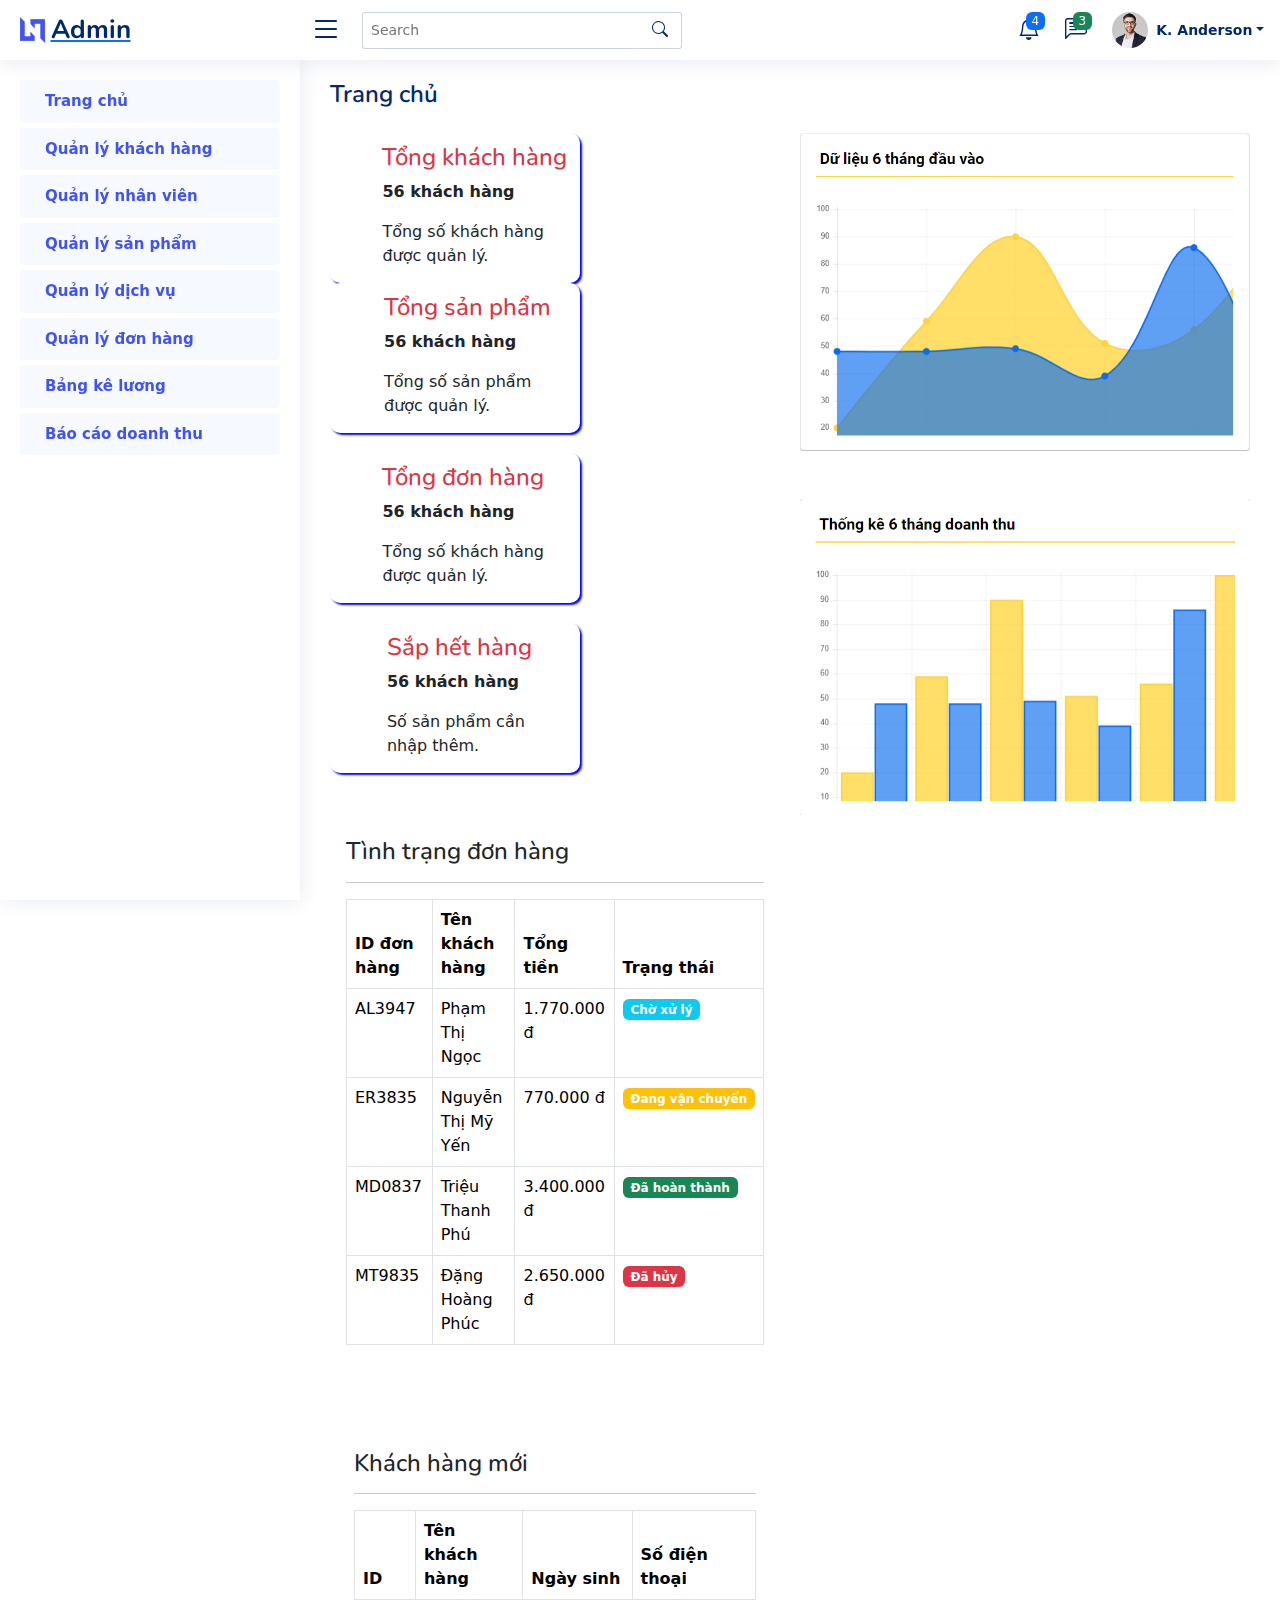
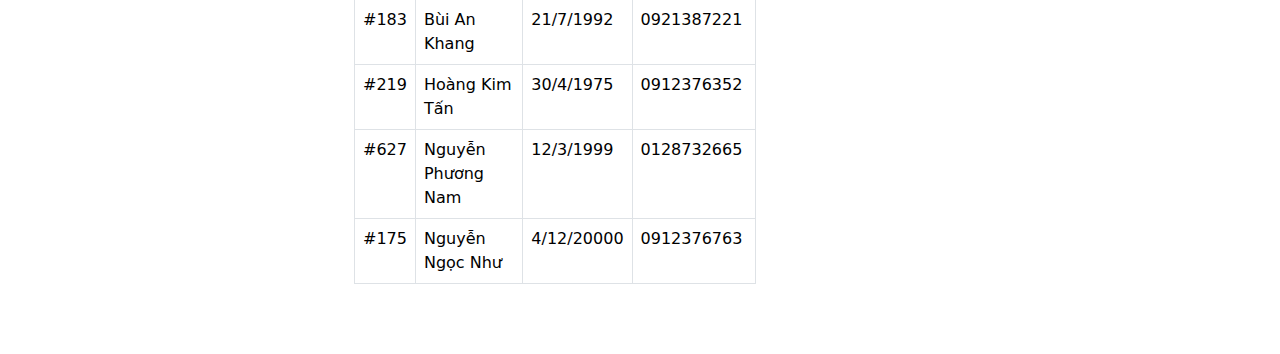
<file: index.html>
<!DOCTYPE html>
<html lang="en">
<head>
  <meta charset="utf-8">
  <meta content="width=device-width, initial-scale=1.0" name="viewport">
  <title>Dashboard - NiceAdmin Bootstrap Template</title>
  <link rel="stylesheet" href="Boostrap/css/bootstrap.css">
    <script href="Boostrap/js/bootstrap.bundle.min.js"></script>
  <!-- FontAwesome -->
  <link rel="stylesheet" href="https://cdnjs.cloudflare.com/ajax/libs/font-awesome/6.5.2/css/all.min.css"
    integrity="sha512-SnH5WK+bZxgPHs44uWIX+LLJAJ9/2PkPKZ5QiAj6Ta86w+fsb2TkcmfRyVX3pBnMFcV7oQPJkl9QevSCWr3W6A=="
    crossorigin="anonymous" referrerpolicy="no-referrer" /> <!-- Latest compiled JavaScript -->
  <link href="https://fonts.gstatic.com" rel="preconnect">
  <link href="https://fonts.googleapis.com/css?family=Open+Sans:300,300i,400,400i,600,600i,700,700i|Nunito:300,300i,400,400i,600,600i,700,700i|Poppins:300,300i,400,400i,500,500i,600,600i,700,700i"
    rel="stylesheet">
    <link rel="stylesheet" href="Boostrap/css/bootstrap.css">
    <script href="Boostrap/js/bootstrap.bundle.min.js"></script>
  <!-- Template Main CSS File -->
  <link href="assets/css/style.css" rel="stylesheet">
  <link href="assets/css/style.css" rel="stylesheet">
  <meta content="" name="description">
  <meta content="" name="keywords">

  <!-- Favicons -->
  <link href="assets/img/favicon.png" rel="icon">
  <link href="assets/img/apple-touch-icon.png" rel="apple-touch-icon">

  <!-- Google Fonts -->
  <link href="https://fonts.gstatic.com" rel="preconnect">
  <link href="https://fonts.googleapis.com/css?family=Open+Sans:300,300i,400,400i,600,600i,700,700i|Nunito:300,300i,400,400i,600,600i,700,700i|Poppins:300,300i,400,400i,500,500i,600,600i,700,700i" rel="stylesheet">

  <!-- Vendor CSS Files -->
  <link href="assets/vendor/bootstrap/css/bootstrap.min.css" rel="stylesheet">
  <link href="assets/vendor/bootstrap-icons/bootstrap-icons.css" rel="stylesheet">
  <link href="assets/vendor/boxicons/css/boxicons.min.css" rel="stylesheet">
  <link href="assets/vendor/quill/quill.snow.css" rel="stylesheet">
  <link href="assets/vendor/quill/quill.bubble.css" rel="stylesheet">
  <link href="assets/vendor/remixicon/remixicon.css" rel="stylesheet">
  <link href="assets/vendor/simple-datatables/style.css" rel="stylesheet">
</head>
<body>
  <!-- ======= Header ======= -->
  <header id="header" class="header fixed-top d-flex align-items-center">

    <div class="d-flex align-items-center justify-content-between">
      <a href="index.html" class="logo d-flex align-items-center">
        <img src="assets/img/logo.png" alt="">
        <span class="d-none d-lg-block">Admin</span>
      </a>
      <i class="bi bi-list toggle-sidebar-btn"></i>
    </div><!-- End Logo -->

    <div class="search-bar">
      <form class="search-form d-flex align-items-center" method="POST" action="#">
        <input type="text" name="query" placeholder="Search" title="Enter search keyword">
        <button type="submit" title="Search"><i class="bi bi-search"></i></button>
      </form>
    </div><!-- End Search Bar -->

    <nav class="header-nav ms-auto">
      <ul class="d-flex align-items-center">

        <li class="nav-item d-block d-lg-none">
          <a class="nav-link nav-icon search-bar-toggle " href="#">
            <i class="bi bi-search"></i>
          </a>
        </li><!-- End Search Icon-->

        <li class="nav-item dropdown">

          <a class="nav-link nav-icon" href="#" data-bs-toggle="dropdown">
            <i class="bi bi-bell"></i>
            <span class="badge bg-primary badge-number">4</span>
          </a><!-- End Notification Icon -->

          <ul class="dropdown-menu dropdown-menu-end dropdown-menu-arrow notifications">
            <li class="dropdown-header">
              Bạn có 4 thông báo mới
              <a href="#"><span class="badge rounded-pill bg-primary p-2 ms-2">Xem tất cả</span></a>
            </li>
            <li>
              <hr class="dropdown-divider">
            </li>

            <li class="notification-item">
              <i class="bi bi-exclamation-circle text-warning"></i>
              <div>
                <h4>Quản lí</h4>
                <p>Tấn chôm tiền đi bắn bi-a</p>
                <p>30 phút trước</p>
              </div>
            </li>

            <li>
              <hr class="dropdown-divider">
            </li>

            <li class="notification-item">
              <i class="bi bi-x-circle text-danger"></i>
              <div>
                <h4>Cảnh báo</h4>
                <p>Có 4 nhân viên đến muộn hôm nay</p>
                <p>1 giờ trước</p>
              </div>
            </li>

            <li>
              <hr class="dropdown-divider">
            </li>

            <li class="notification-item">
              <i class="bi bi-check-circle text-success"></i>
              <div>
                <h4>Thông báo</h4>
                <p>Quyết định sa thải đồng chí Tấn</p>
                <p>2 giờ trước</p>
              </div>
            </li>

            <li>
              <hr class="dropdown-divider">
            </li>

            <li class="notification-item">
              <i class="bi bi-info-circle text-primary"></i>
              <div>
                <h4>Thông báo</h4>
                <p>Tấn dẫn các bác sĩ đi trộm chó</p>
                <p>4 giờ trước</p>
              </div>
            </li>

            <li>
              <hr class="dropdown-divider">
            </li>
            <li class="dropdown-footer">
              <a href="#">Xem tất cả thông báo</a>
            </li>

          </ul><!-- End Notification Dropdown Items -->

        </li><!-- End Notification Nav -->

        <li class="nav-item dropdown">

          <a class="nav-link nav-icon" href="#" data-bs-toggle="dropdown">
            <i class="bi bi-chat-left-text"></i>
            <span class="badge bg-success badge-number">3</span>
          </a><!-- End Messages Icon -->

          <ul class="dropdown-menu dropdown-menu-end dropdown-menu-arrow messages">
            <li class="dropdown-header">
              Bạn có 3 thông báo
              <a href="#"><span class="badge rounded-pill bg-primary p-2 ms-2">Xem tất cả</span></a>
            </li>
            <li>
              <hr class="dropdown-divider">
            </li>

            <li class="message-item">
              <a href="#">
                <img src="assets/img/messages-1.jpg" alt="" class="rounded-circle">
                <div>
                  <h4>Tấn</h4>
                  <p>Nay xin nghỉ nhé</p>
                  <p>4 giờ trước</p>
                </div>
              </a>
            </li>
            <li>
              <hr class="dropdown-divider">
            </li>

            <li class="message-item">
              <a href="#">
                <img src="assets/img/messages-2.jpg" alt="" class="rounded-circle">
                <div>
                  <h4>Nam</h4>
                  <p>Tấn xin cho tôi nghỉ rồi nhé</p>
                  <p>6 giờ trước</p>
                </div>
              </a>
            </li>
            <li>
              <hr class="dropdown-divider">
            </li>

            <li class="message-item">
              <a href="#">
                <img src="assets/img/messages-3.jpg" alt="" class="rounded-circle">
                <div>
                  <h4>Khang</h4>
                  <p>Đơn sa thải đồng chí Tấn đến đâu rồi</p>
                  <p>8 giờ trước</p>
                </div>
              </a>
            </li>
            <li>
              <hr class="dropdown-divider">
            </li>

            <li class="dropdown-footer">
              <a href="#">Hiển thị tất cả tin nhắn</a>
            </li>

          </ul><!-- End Messages Dropdown Items -->

        </li><!-- End Messages Nav -->

        <li class="nav-item dropdown pe-3">

          <a class="nav-link nav-profile d-flex align-items-center pe-0" href="#" data-bs-toggle="dropdown">
            <img src="assets/img/profile-img.jpg" alt="Profile" class="rounded-circle">
            <span class="d-none d-md-block dropdown-toggle ps-2">K. Anderson</span>
          </a><!-- End Profile Iamge Icon -->

          <ul class="dropdown-menu dropdown-menu-end dropdown-menu-arrow profile">
            <li class="dropdown-header">
              <h6>Kevin Anderson</h6>
              <span>Web Designer</span>
            </li>
            <li>
              <hr class="dropdown-divider">
            </li>

            <li>
              <a class="dropdown-item d-flex align-items-center" href="users-profile.html">
                <i class="bi bi-person"></i>
                <span>My Profile</span>
              </a>
            </li>
            <li>
              <hr class="dropdown-divider">
            </li>

            <li>
              <a class="dropdown-item d-flex align-items-center" href="users-profile.html">
                <i class="bi bi-gear"></i>
                <span>Account Settings</span>
              </a>
            </li>
            <li>
              <hr class="dropdown-divider">
            </li>

            

            <li>
              <a class="dropdown-item d-flex align-items-center" href="#">
                <i class="bi bi-box-arrow-right"></i>
                <span>Sign Out</span>
              </a>
            </li>

          </ul><!-- End Profile Dropdown Items -->
        </li><!-- End Profile Nav -->

      </ul>
    </nav><!-- End Icons Navigation -->

  </header><!-- End Header -->
  <!-- ======= Sidebar ======= -->
  <aside id="sidebar" class="sidebar">
    <ul class="sidebar-nav" id="sidebar-nav">
      <li class="nav-item">
        <a class="nav-link " href="index.html">
          <i class="fa-solid fa-house-user"></i>
          <span>Trang chủ</span>
        </a>
      </li>
      <li class="nav-item">
        <a class="nav-link" href="#">
          <i class="fa-solid fa-person"></i></i><span>Quản lý khách hàng</span>
        </a>
      </li>

      <li class="nav-item">
        <a class="nav-link" href="#">
          <i class="fa-solid fa-users-gear"></i><span>Quản lý nhân viên</span>
        </a>
      </li>

      <li class="nav-item">
        <a class="nav-link" href="#">
          <i class="fa-brands fa-product-hunt"></i><span>Quản lý sản phẩm</span>
        </a>
      </li>

      <li class="nav-item">
        <a class="nav-link" href="QuanLyDichVu.html">
          <i class="fa-brands fa-servicestack"></i><span>Quản lý dịch vụ</span>
        </a>
      </li>

      <li class="nav-item">
        <a class="nav-link" href="QuanLyDonHang.html">
          <i class="fa-solid fa-cart-shopping"></i><span>Quản lý đơn hàng</span>
        </a>
      </li>

      <li class="nav-item">
        <a class="nav-link" href="BangKeLuong.html">
          <i class="fa-solid fa-coins"></i><span>Bảng kê lương</span>
        </a>
      </li>

      <li class="nav-item">
        <a class="nav-link" href="QuanLyDoanhThu.html">
          <i class="fa-solid fa-chart-line"></i><span>Báo cáo doanh thu</span>
        </a>
      </li>
    </ul>
  </aside><!-- End Sidebar-->
  <div id="main" class="main">
    <div class="pagetitle">
      <h1>Trang chủ</h1>
      <!-- End Page Title -->
      <div class="main-content mt-4 d-flex">
        <div class="main-content-left d-flex flex-wrap">
          <div class="d-flex flex-wrap justify-content-between">
            <div class="widget d-flex" style="width:250px;height:150px;background-color: #FFFFFF;padding:10px;border-radius:10px;box-shadow: 2px 2px 2px blue">
              <div class="widget-icon me-2"style="width:50px">
                <i class="fa-solid fa-clipboard-user fa-2xl"></i>
              </div>
              <div class="widget-status">
                <h4 class="text-danger">Tổng khách hàng</h4>
                <p><b>56 khách hàng</b></p>
                <p class="info-tong">Tổng số khách hàng được quản lý.</p>
              </div>
            </div>
            <div class="widget d-flex" style="width:250px;height:150px;background-color: #FFFFFF;padding:10px;border-radius:10px;box-shadow: 2px 2px 2px blue">
              <div class="widget-icon me-2" style="width:50px">
                <i class="fa-brands fa-product-hunt fa-2xl" style="color: #c1e65b;"></i>
              </div>
              <div class="widget-status">
                <h4 class="text-danger">Tổng sản phẩm</h4>
                <p><b>56 khách hàng</b></p>
                <p class="info-tong">Tổng số sản phẩm được quản lý.</p>
              </div>
            </div>
            <div class="widget d-flex" style="width:250px;height:150px;background-color: #FFFFFF;padding:10px;border-radius:10px;box-shadow: 2px 2px 2px blue;margin-top:20px">
              <div class="widget-icon me-2"style="width:50px">
                <i class="fa-solid fa-basket-shopping fa-2xl" style="color: #df3826;"></i>
              </div>
              <div class="widget-status">
                <h4 class="text-danger">Tổng đơn hàng</h4>
                <p><b>56 khách hàng</b></p>
                <p class="info-tong">Tổng số khách hàng được quản lý.</p>
              </div>
            </div>
            <div class="widget d-flex" style="width:250px;height:150px;background-color: #FFFFFF;padding:10px;border-radius:10px;box-shadow: 2px 2px 2px blue;margin-top:20px">
              <div class="widget-icon me-2"style="width:50px">
                <i class="fa-solid fa-house-crack fa-2xl" style="color: #f31616;"></i>
              </div>
              <div class="widget-status">
                <h4 class="text-danger">Sắp hết hàng</h4>
                <p><b>56 khách hàng</b></p>
                <p class="info-tong">Số sản phẩm cần nhập thêm.</p>
              </div>
            </div>
          </div>
          <div class="donhang mt-5 p-3 bg-white" style="border-radius:10px">
            <h4>Tình trạng đơn hàng</h4>
            <hr>
            <table class="table table-bordered">
                  <thead>
                    <tr>
                      <th>ID đơn hàng</th>
                      <th>Tên khách hàng</th>
                      <th>Tổng tiền</th>
                      <th>Trạng thái</th>
                    </tr>
                  </thead>
                  <tbody>
                    <tr>
                      <td>AL3947</td>
                      <td>Phạm Thị Ngọc</td>
                      <td>
                        1.770.000 đ
                      </td>
                      <td><span class="badge bg-info">Chờ xử lý</span></td>
                    </tr>
                    <tr>
                      <td>ER3835</td>
                      <td>Nguyễn Thị Mỹ Yến</td>
                      <td>
                        770.000 đ	
                      </td>
                      <td><span class="badge bg-warning">Đang vận chuyển</span></td>
                    </tr>
                    <tr>
                      <td>MD0837</td>
                      <td>Triệu Thanh Phú</td>
                      <td>
                        3.400.000 đ	
                      </td>
                      <td><span class="badge bg-success">Đã hoàn thành</span></td>
                    </tr>
                    <tr>
                      <td>MT9835</td>
                      <td>Đặng Hoàng Phúc	</td>
                      <td>
                        2.650.000 đ	
                      </td>
                      <td><span class="badge bg-danger">Đã hủy	</span></td>
                    </tr>
                  </tbody>
                </table>
          </div>
          <div class="newCustomer mt-5 bg-white p-4" style="border-radius:10px">
            <h4>Khách hàng mới</h4>
            <hr>
             <table class="table table-bordered">
                    <thead>
                      <tr>
                        <th>ID</th>
                        <th>Tên khách hàng</th>
                        <th>Ngày sinh</th>
                        <th>Số điện thoại</th>
                      </tr>
                    </thead>
                    <tbody>
                      <tr>
                        <td>#183</td>
                        <td>Bùi An Khang</td>
                        <td>21/7/1992</td>
                        <td><span class="tag tag-success">0921387221</span></td>
                      </tr>
                      <tr>
                        <td>#219</td>
                        <td>Hoàng Kim Tấn</td>
                        <td>30/4/1975</td>
                        <td><span class="tag tag-warning">0912376352</span></td>
                      </tr>
                      <tr>
                        <td>#627</td>
                        <td>Nguyễn Phương Nam</td>
                        <td>12/3/1999</td>
                        <td><span class="tag tag-primary">0128732665</span></td>
                      </tr>
                      <tr>
                        <td>#175</td>
                        <td>Nguyễn Ngọc Như</td>
                        <td>4/12/20000</td>
                        <td><span class="tag tag-danger">0912376763</span></td>
                      </tr>
                    </tbody>
                  </table>
          </div>
        </div>
        <div class="main-content-right" style="margin-left:20px">
          <img class="img-fluid" src="assets/img/bieudo.png">
          <img class="img-fluid mt-5" src="assets/img/bieudo2.png">
        </div>
      </div>
    </div>
  </div><!-- End #main -->
  <!-- ======= Footer ======= -->
  <a href="#" class="back-to-top d-flex align-items-center justify-content-center"><i
      class="bi bi-arrow-up-short"></i></a>
  <!-- Vendor JS Files -->
  <script src="assets/vendor/apexcharts/apexcharts.min.js"></script>
  <script src="assets/vendor/bootstrap/js/bootstrap.bundle.min.js"></script>
  <script src="assets/vendor/chart.js/chart.umd.js"></script>
  <script src="assets/vendor/echarts/echarts.min.js"></script>
  <script src="assets/vendor/quill/quill.js"></script>
  <script src="assets/vendor/simple-datatables/simple-datatables.js"></script>
  <script src="assets/vendor/tinymce/tinymce.min.js"></script>
  <script src="assets/vendor/php-email-form/validate.js"></script>
  <!-- Template Main JS File -->
  <script src="assets/js/main.js"></script>
   <script src="assets/js/chart.js"></script>
    <script type="text/javascript">
    var data = {
      labels: ["Tháng 1", "Tháng 2", "Tháng 3", "Tháng 4", "Tháng 5", "Tháng 6"],
      datasets: [{
        label: "Dữ liệu đầu tiên",
        fillColor: "rgba(255, 213, 59, 0.767), 212, 59)",
        strokeColor: "rgb(255, 212, 59)",
        pointColor: "rgb(255, 212, 59)",
        pointStrokeColor: "rgb(255, 212, 59)",
        pointHighlightFill: "rgb(255, 212, 59)",
        pointHighlightStroke: "rgb(255, 212, 59)",
        data: [20, 59, 90, 51, 56, 100]
      },
      {
        label: "Dữ liệu kế tiếp",
        fillColor: "rgba(9, 109, 239, 0.651)  ",
        pointColor: "rgb(9, 109, 239)",
        strokeColor: "rgb(9, 109, 239)",
        pointStrokeColor: "rgb(9, 109, 239)",
        pointHighlightFill: "rgb(9, 109, 239)",
        pointHighlightStroke: "rgb(9, 109, 239)",
        data: [48, 48, 49, 39, 86, 10]
      }
      ]
    };
    var ctxl = $("#lineChartDemo").get(0).getContext("2d");
    var lineChart = new Chart(ctxl).Line(data);
    var ctxb = $("#barChartDemo").get(0).getContext("2d");
    var barChart = new Chart(ctxb).Bar(data);
  </script>
  
</body>
</html>
</file>
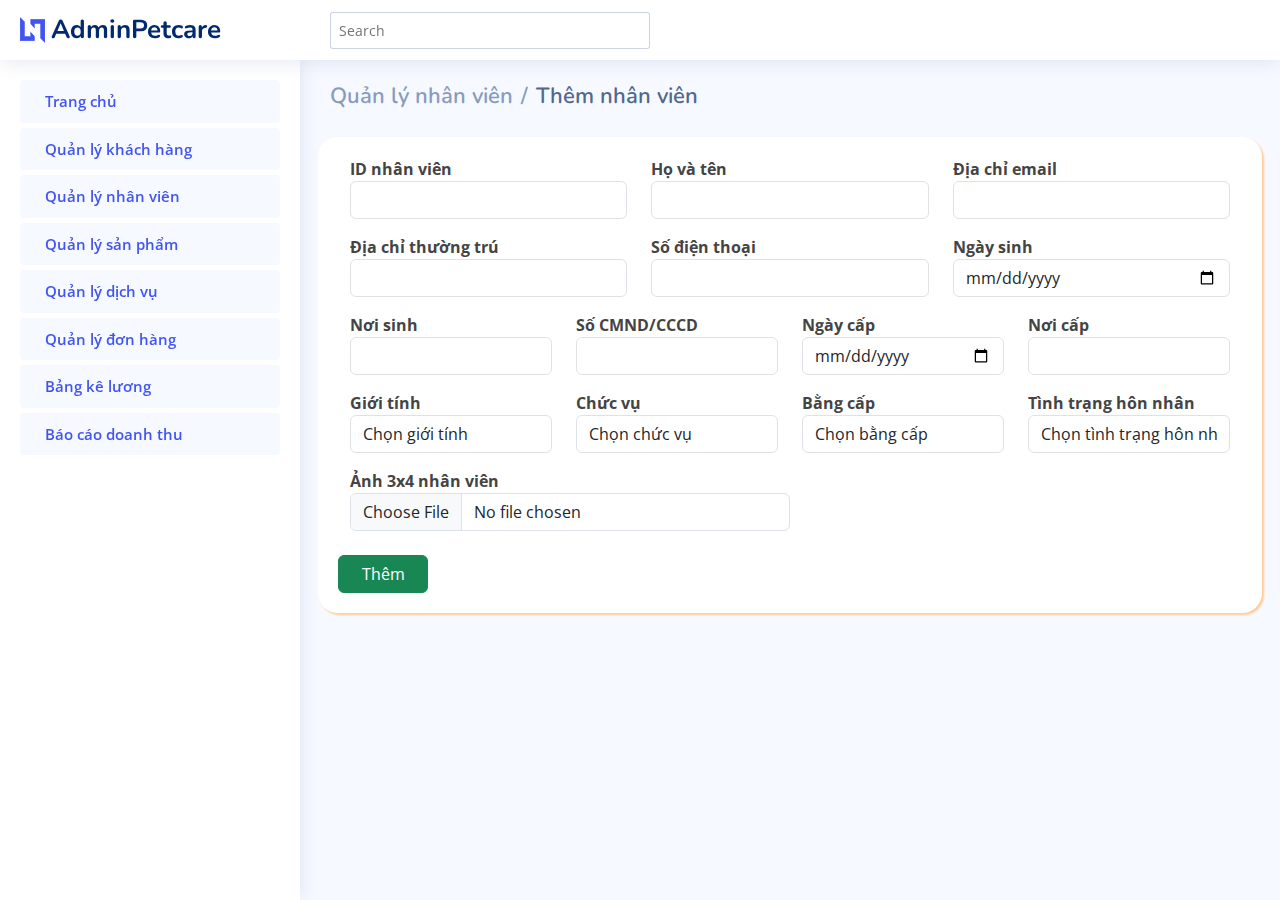
<file: Addnhanvien.html>
<!DOCTYPE html>
<html lang="en">

<head>
  <meta charset="utf-8">
  <meta content="width=device-width, initial-scale=1.0" name="viewport">

  <title>Dashboard - NiceAdmin Bootstrap Template</title>
  <link rel="stylesheet" href="Boostrap/css/bootstrap.css">
  <script href="Boostrap/js/bootstrap.bundle.min.js"></script>
  <script src="https://ajax.googleapis.com/ajax/libs/jquery/3.7.1/jquery.min.js"></script>
  <!-- FontAwesome -->
  <link rel="stylesheet" href="https://cdnjs.cloudflare.com/ajax/libs/font-awesome/6.5.2/css/all.min.css"
    integrity="sha512-SnH5WK+bZxgPHs44uWIX+LLJAJ9/2PkPKZ5QiAj6Ta86w+fsb2TkcmfRyVX3pBnMFcV7oQPJkl9QevSCWr3W6A=="
    crossorigin="anonymous" referrerpolicy="no-referrer" /> <!-- Latest compiled JavaScript -->
  <link href="https://fonts.gstatic.com" rel="preconnect">
  <link
    href="https://fonts.googleapis.com/css?family=Open+Sans:300,300i,400,400i,600,600i,700,700i|Nunito:300,300i,400,400i,600,600i,700,700i|Poppins:300,300i,400,400i,500,500i,600,600i,700,700i"
    rel="stylesheet">
  <link rel="stylesheet" href="Boostrap/css/bootstrap.css">
  <script href="Boostrap/js/bootstrap.bundle.min.js"></script>

  <!-- Template Main CSS File -->
  <link href="assets/css/style.css" rel="stylesheet">
  <link href="assets/css/style.css" rel="stylesheet">

  <!-- =======================================================
  * Template Name: NiceAdmin
  * Template URL: https://bootstrapmade.com/nice-admin-bootstrap-admin-html-template/
  * Updated: Apr 20 2024 with Bootstrap v5.3.3
  * Author: BootstrapMade.com
  * License: https://bootstrapmade.com/license/
  ======================================================== -->
</head>

<body>

  <!-- ======= Header ======= -->
  <header id="header" class="header fixed-top d-flex align-items-center">

    <div class="d-flex align-items-center justify-content-between">
      <a href="index.html" class="logo d-flex align-items-center">
        <img src="assets/img/logo.png" alt="">
        <span class="d-none d-lg-block">AdminPetcare</span>
      </a>
      <i class="bi bi-list toggle-sidebar-btn"></i>
    </div><!-- End Logo -->

    <div class="search-bar">
      <form class="search-form d-flex align-items-center" method="POST" action="#">
        <input type="text" name="query" placeholder="Search" title="Enter search keyword">
        <button type="submit" title="Search"><i class="bi bi-search"></i></button>
      </form>
    </div><!-- End Search Bar -->
    <nav class="header-nav ms-auto">
      <ul class="d-flex align-items-center">
        <li class="nav-item d-block d-lg-none">
          <a class="nav-link nav-icon search-bar-toggle " href="#">
            <i class="bi bi-search"></i>
          </a>
        </li><!-- End Search Icon-->

        </li><!-- End Notification Nav -->

        </li><!-- End Messages Nav -->
      </ul>
    </nav><!-- End Icons Navigation -->

  </header><!-- End Header -->

  <!-- ======= Sidebar ======= -->
  <aside id="sidebar" class="sidebar">

    <ul class="sidebar-nav" id="sidebar-nav">

      <li class="nav-item">
        <a class="nav-link " href="index.html">
          <i class="fa-solid fa-house-user"></i>
          <span>Trang chủ</span>
        </a>
      </li>
      <li class="nav-item">
        <a class="nav-link" href="Quanlykhachhang.html">
          <i class="fa-solid fa-person"></i></i><span>Quản lý khách hàng</span>
        </a>
      </li>

      <li class="nav-item">
        <a class="nav-link" href="Quanlynhanvien.html">
          <i class="fa-solid fa-users-gear"></i><span>Quản lý nhân viên</span>
        </a>
      </li>

      <li class="nav-item">
        <a class="nav-link" href="Quanlysanpham.html">
          <i class="fa-brands fa-product-hunt"></i><span>Quản lý sản phẩm</span>
        </a>
      </li>

      <li class="nav-item">
        <a class="nav-link" href="Quanlydichvu.html">
          <i class="fa-brands fa-servicestack"></i><span>Quản lý dịch vụ</span>
        </a>
      </li>

      <li class="nav-item">
        <a class="nav-link" href="Quanlydonhang.html">
          <i class="fa-solid fa-cart-shopping"></i><span>Quản lý đơn hàng</span>
        </a>
      </li>

      <li class="nav-item">
        <a class="nav-link" href="Bangluong.html">
          <i class="fa-solid fa-coins"></i><span>Bảng kê lương</span>
        </a>
      </li>

      <li class="nav-item">
        <a class="nav-link" href="Baocaodoanhthu.html">
          <i class="fa-solid fa-chart-line"></i><span>Báo cáo doanh thu</span>
        </a>
      </li>

    </ul>

  </aside><!-- End Sidebar-->
  <div id="main" class="main">

    <div class="pagetitle">
      <nav aria-label="breadcrumb">
        <ol class="breadcrumb" style="font-size: 22px;">
          <li class="breadcrumb-item"><a href="Quanlynhanvien.html">Quản lý nhân viên</a></li>
          <li class="breadcrumb-item active" aria-current="page">Thêm nhân viên</li>
        </ol>
      </nav>
      
      <!-- End Page Title -->
      <form id="AddForm" class="AddForm row mt-4"
        style="background-color: white;padding:20px;border-radius:20px;box-shadow: 2px 2px 2px #FFCC99;">
        <div class="form-group col-md-4">
          <label style="font-weight: bolder;" class="control-label">ID nhân viên</label>
          <input class="form-control" id="idNV" onchange="checkID()" type="text">
        </div>
        <div class="form-group col-md-4">
          <label style="font-weight: bolder;" class="control-label">Họ và tên</label>
          <input class="form-control" id="nameNV" onclick="checkName()" onchange="checkName()" type="text">
        </div>
        <div class="form-group col-md-4">
          <label style="font-weight: bolder;" class="control-label">Địa chỉ email</label>
          <input class="form-control" id="emailNV" onclick="checkEmail()" onchange="checkEmail()" type="text">
        </div>
        <div class="form-group col-md-4">
          <label style="font-weight: bolder;" class="control-label mt-3">Địa chỉ thường trú</label>
          <input class="form-control" id="localNV" onclick="checkLocalNV()" onchange="checkLocalNV()" type="text">
        </div>
        <div class="form-group  col-md-4">
          <label style="font-weight: bolder;" class="control-label mt-3">Số điện thoại</label>
          <input class="form-control" id="phoneNV" onclick="checkPhone()" onchange="checkPhone()" type="text">
        </div>
        <div class="form-group col-md-4">
          <label style="font-weight: bolder;" class="control-label mt-3">Ngày sinh</label>
          <input class="form-control" id="dateNV" onclick="checkDateNV()" onchange="checkDateNV()" type="date">
        </div>
        <div class="form-group  col-md-3">
          <label style="font-weight: bolder;" style="font-weight: bolder;" class="control-label mt-3">Nơi sinh</label>
          <input class="form-control" id="noisinhNV" onclick="checkNoiSinhNV()" onchange="checkNoiSinhNV()" type="text">
        </div>
        <div class="form-group col-md-3">
          <label style="font-weight: bolder;" class="control-label mt-3">Số CMND/CCCD</label>
          <input class="form-control" onclick="checkCMND()" onchange="checkCMND()" id="CMND" type="text">
        </div>
        <div class="form-group col-md-3">
          <label style="font-weight: bolder;" class="control-label mt-3">Ngày cấp</label>
          <input class="form-control" id="date_cmnd" onclick="checkDateCMND()" onchange="checkDateCMND()" type="date">
        </div>
        <div class="form-group col-md-3">
          <label style="font-weight: bolder;" class="control-label mt-3">Nơi cấp</label>
          <input class="form-control" id="local_cmnd" onclick="checkLocalCMND" onchange="checkLocalCMND()" type="text">
        </div>
        <div class="form-group col-md-3">
          <label style="font-weight: bolder;" class="control-label mt-3">Giới tính</label>
          <select class="form-control" id="sex" onclick="checkSex()" onchange="checkSex()" id="exampleSelect2">
            <option>Chọn giới tính</option>
            <option>Nam</option>
            <option>Nữ</option>
            <option>Khác</option>
          </select>
        </div>

        <div class="form-group  col-md-3">
          <label style="font-weight: bolder;" for="exampleSelect1" class="control-label mt-3">Chức vụ</label>
          <select class="form-control" onclick="checkChucVuNV()" onchange="checkChucVuNV()" id="chucvuNV">
            <option>Chọn chức vụ</option>
            <option>Bán hàng</option>
            <option>Tư vấn</option>
            <option>Dịch vụ</option>
            <option>Bác sĩ thú y</option>
            <option>Spa-Grooming</option>
          </select>
        </div>
        <div class="form-group col-md-3">
          <label style="font-weight: bolder;" class="control-label mt-3">Bằng cấp</label>
          <select class="form-control" onclick="checkBangCapNV()" onchange="checkBangCapNV()" id="bangcapNV">
            <option>Chọn bằng cấp</option>
            <option>Tốt nghiệp Đại Học</option>
            <option>Tốt nghiệp Cao Đẳng</option>
            <option>Tốt nghiệp Phổ Thông</option>
            <option>Chưa tốt nghiệp</option>
            <option>Không bằng cấp</option>
          </select>
        </div>
        <div class="form-group col-md-3">
          <label style="font-weight: bolder;" class="control-label mt-3">Tình trạng hôn nhân</label>
          <select class="form-control" onclick="checkHonNhanNV()" onchange="checkHonNhanNV()" id="honnhanNV">
            <option>Chọn tình trạng hôn nhân</option>
            <option>Độc thân</option>
            <option>Đã kết hôn</option>
            <option>Góa</option>
            <option>Khác</option>
          </select>
        </div>

        <div class="form-group col-md-12">
          <label style="font-weight: bolder;" class="control-label mt-3">Ảnh 3x4 nhân viên</label>
          <input class="form-control" style="width:50%" type="file" onchange="checkImgNV()" onclick="checkImgNV()"
            id="uploadImgNV" name="ImageUpload">



        </div>
        <input class="btn btn-success mt-4" type="button" href="" id="addbutton" onclick="checkFormAddNV()"
          style="width:10%" value="Thêm">
      </form>
    </div>

  </div><!-- End #main -->

  <!-- ======= Footer ======= -->


  <a href="#" class="back-to-top d-flex align-items-center justify-content-center"><i
      class="bi bi-arrow-up-short"></i></a>

  <!-- Vendor JS Files -->
  <script src="assets/vendor/apexcharts/apexcharts.min.js"></script>
  <script src="assets/vendor/bootstrap/js/bootstrap.bundle.min.js"></script>
  <script src="assets/vendor/chart.js/chart.umd.js"></script>
  <script src="assets/vendor/echarts/echarts.min.js"></script>
  <script src="assets/vendor/quill/quill.js"></script>
  <script src="assets/vendor/simple-datatables/simple-datatables.js"></script>
  <script src="assets/vendor/tinymce/tinymce.min.js"></script>
  <script src="assets/vendor/php-email-form/validate.js"></script>

  <!-- Template Main JS File -->
  <script src="assets/js/main.js"></script>
  <script src="assets/js/chart.js"></script>
  <script type="text/javascript">
    const toastTrigger = document.getElementById('liveToastBtn')
    const toastLiveExample = document.getElementById('liveToast')

    if (toastTrigger) {
      const toastBootstrap = bootstrap.Toast.getOrCreateInstance(toastLiveExample)
      toastTrigger.addEventListener('click', () => {
        toastBootstrap.show()
      })
    }
    var data = {
      labels: ["Tháng 1", "Tháng 2", "Tháng 3", "Tháng 4", "Tháng 5", "Tháng 6"],
      datasets: [{
        label: "Dữ liệu đầu tiên",
        fillColor: "rgba(255, 213, 59, 0.767), 212, 59)",
        strokeColor: "rgb(255, 212, 59)",
        pointColor: "rgb(255, 212, 59)",
        pointStrokeColor: "rgb(255, 212, 59)",
        pointHighlightFill: "rgb(255, 212, 59)",
        pointHighlightStroke: "rgb(255, 212, 59)",
        data: [20, 59, 90, 51, 56, 100]
      },
      {
        label: "Dữ liệu kế tiếp",
        fillColor: "rgba(9, 109, 239, 0.651)  ",
        pointColor: "rgb(9, 109, 239)",
        strokeColor: "rgb(9, 109, 239)",
        pointStrokeColor: "rgb(9, 109, 239)",
        pointHighlightFill: "rgb(9, 109, 239)",
        pointHighlightStroke: "rgb(9, 109, 239)",
        data: [48, 48, 49, 39, 86, 10]
      }
      ]
    };
    var ctxl = $("#lineChartDemo").get(0).getContext("2d");
    var lineChart = new Chart(ctxl).Line(data);

    var ctxb = $("#barChartDemo").get(0).getContext("2d");
    var barChart = new Chart(ctxb).Bar(data);
  </script>
  <script>
    function checkName() {
      var name_correct =
        /^[A-Za-z\sAÀẢÃÁẠĂẰẲẴẮẶÂẦẨẪẤẬBCDĐEÈẺẼÉẸÊỀỂỄẾỆFGHIÌỈĨÍỊJKLMNOÒỎÕÓỌÔỒỔỖỐỘƠỜỞỠỚỢPQRSTUÙỦŨÚỤƯỪỬỮỨỰVWXYỲỶỸÝỴZaàảãáạăằẳẵắặâầẩẫấậbcdđeèẻẽéẹêềểễếệfghiìỉĩíịjklmnoòỏõóọôồổỗốộơờởỡớợpqrstuùủũúụưừửữứựvwxyỳỷỹýỵz]+$/;
      var name = document.getElementById("nameNV");
      var name_val = document.getElementById("nameNV").value;
      if (name_val == "" || name_correct.test(name_val) == false) {
        name.classList.add("is-invalid");
        return false;
      } else {
        name.classList.remove("is-invalid");
        name.classList.add("is-valid");
        return true;
      }
    }
    function checkID() {
      var id = document.getElementById("idNV");
      var id_val = id.value;
      if (id_val == "") {
        id.classList.add("is-invalid");
        return false;
      } else {
        id.classList.remove("is-invalid");
        id.classList.add("is-valid");
        return true;
      }
    }
    function checkPhone() {
      var correct_phone =
        /^(0?)(3[2-9]|5[6|8|9]|7[0|6-9]|8[0-6|8|9]|9[0-4|6-9])[0-9]{7}$/;
      var phone = document.getElementById("phoneNV");
      var phone_val = parseInt(phone.value);
      if (phone_val == "" || correct_phone.test(phone_val) == false) {
        phone.classList.add("is-invalid");
        return false;
      } else {
        phone.classList.remove("is-invalid");
        phone.classList.add("is-valid");
        return true;
      }
    }
    function checkEmail() {
      var correct_email =
        /^[a-zA-Z0-9.!#$%&'*+/=?^_`{|}~-]+@[a-zA-Z0-9-]+(?:\.[a-zA-Z0-9-]+)*$/;
      var email = document.getElementById("emailNV");
      var email_val = email.value;
      if (email_val == "" || correct_email.test(email_val) == false) {
        email.classList.add("is-invalid");
        return false;
      } else {
        email.classList.remove("is-invalid");
        email.classList.add("is-valid");
        return true;
      }
    }
    function checkLocalNV() {
      var locate_cus = document.getElementById("localNV");
      var locate_val = locate_cus.value;
      if (locate_val == "") {
        locate_cus.classList.add("is-invalid");
        return false;
      } else {
        locate_cus.classList.remove("is-invalid");
        locate_cus.classList.add("is-valid");
        return true;
      }
    }
    function checkNoiSinhNV() {
      var locate_cus = document.getElementById("noisinhNV");
      var locate_val = locate_cus.value;
      if (locate_val == "") {
        locate_cus.classList.add("is-invalid");
        return false;
      } else {
        locate_cus.classList.remove("is-invalid");
        locate_cus.classList.add("is-valid");
        return true;
      }
    }
    function checkDateNV() {
      var a = $("#dateNV").val();
      var b = new Date(a);
      if (!b.getTime()) {
        $("#dateNV").addClass("is-invalid")
        return false;
      }
      else {
        $("#dateNV").removeClass("is-invalid");
        $("#dateNV").addClass("is-valid");
        return true;
      }

    }
    function checkDateCMND() {
      var a = $("#date_cmnd").val();
      var b = new Date(a);
      if (!b.getTime()) {
        $("#date_cmnd").addClass("is-invalid")
        return false;
      }
      else {
        $("#date_cmnd").removeClass("is-invalid");
        $("#date_cmnd").addClass("is-valid");
        return true;
      }

    }
    function checkLocalCMND() {
      var locate_cus = document.getElementById("local_cmnd");
      var locate_val = locate_cus.value;
      if (locate_val == "") {
        locate_cus.classList.add("is-invalid");
        return false;
      } else {
        locate_cus.classList.remove("is-invalid");
        locate_cus.classList.add("is-valid");
        return true;
      }
    }
    function checkSex() {
      var city = document.getElementById("sex");
      var city_val = city.value;
      if (city_val === "Chọn giới tính") {
        city.classList.add("is-invalid");
        return false;
      } else {
        city.classList.remove("is-invalid");
        city.classList.add("is-valid");
        return true;
      }
    }
    function checkChucVuNV() {
      var city = document.getElementById("chucvuNV");
      var city_val = city.value;
      if (city_val === "Chọn chức vụ") {
        city.classList.add("is-invalid");
        return false;
      } else {
        city.classList.remove("is-invalid");
        city.classList.add("is-valid");
        return true;
      }
    }
    function checkBangCapNV() {
      var city = document.getElementById("bangcapNV");
      var city_val = city.value;
      if (city_val === "Chọn bằng cấp") {
        city.classList.add("is-invalid");
        return false;
      } else {
        city.classList.remove("is-invalid");
        city.classList.add("is-valid");
        return true;
      }
    }
    function checkHonNhanNV() {
      var city = document.getElementById("honnhanNV");
      var city_val = city.value;
      if (city_val === "Chọn tình trạng hôn nhân") {
        city.classList.add("is-invalid");
        return false;
      } else {
        city.classList.remove("is-invalid");
        city.classList.add("is-valid");
        return true;
      }
    }
    function checkImgNV() {
      var a = $("#uploadImgNV").val();
      if (a.length <= 0) {
        $("#uploadImgNV").addClass("is-invalid");
      }
      else {
        $("#uploadImgNV").removeClass("is-invalid");
        $("#uploadImgNV").addClass("is-valid");
      }
    }
    function checkCMND() {
      var locate_cus = document.getElementById("CMND");
      var locate_val = locate_cus.value;
      if (locate_val.length <= 8 || locate_val.length > 11 || locate_val.length == 10 || !parseInt(locate_val)) {
        locate_cus.classList.add("is-invalid");
        return false;
      } else {
        locate_cus.classList.remove("is-invalid");
        locate_cus.classList.add("is-valid");
        return true;
      }
    }
    function checkFormAddNV() {
      if (checkBangCapNV() == false || checkCMND() == false || checkChucVuNV() == false || checkDateCMND() == false || checkDateNV() == false || checkEmail() == false || checkHonNhanNV() == false || checkID() == false || checkImgNV() == false || checkLocalCMND() == false || checkLocalNV() == false || checkName() == false || checkNoiSinhNV() == false || checkPhone() == false || checkSex() == false) {
        alert("Vui lòng kiểm tra lại thông tin");
      }
      else {
        alert("Đã thêm thành công");
        document.getElementById("AddForm").reset();
        location.reload();
      }
    }
  </script>


</body>

</html>
</file>
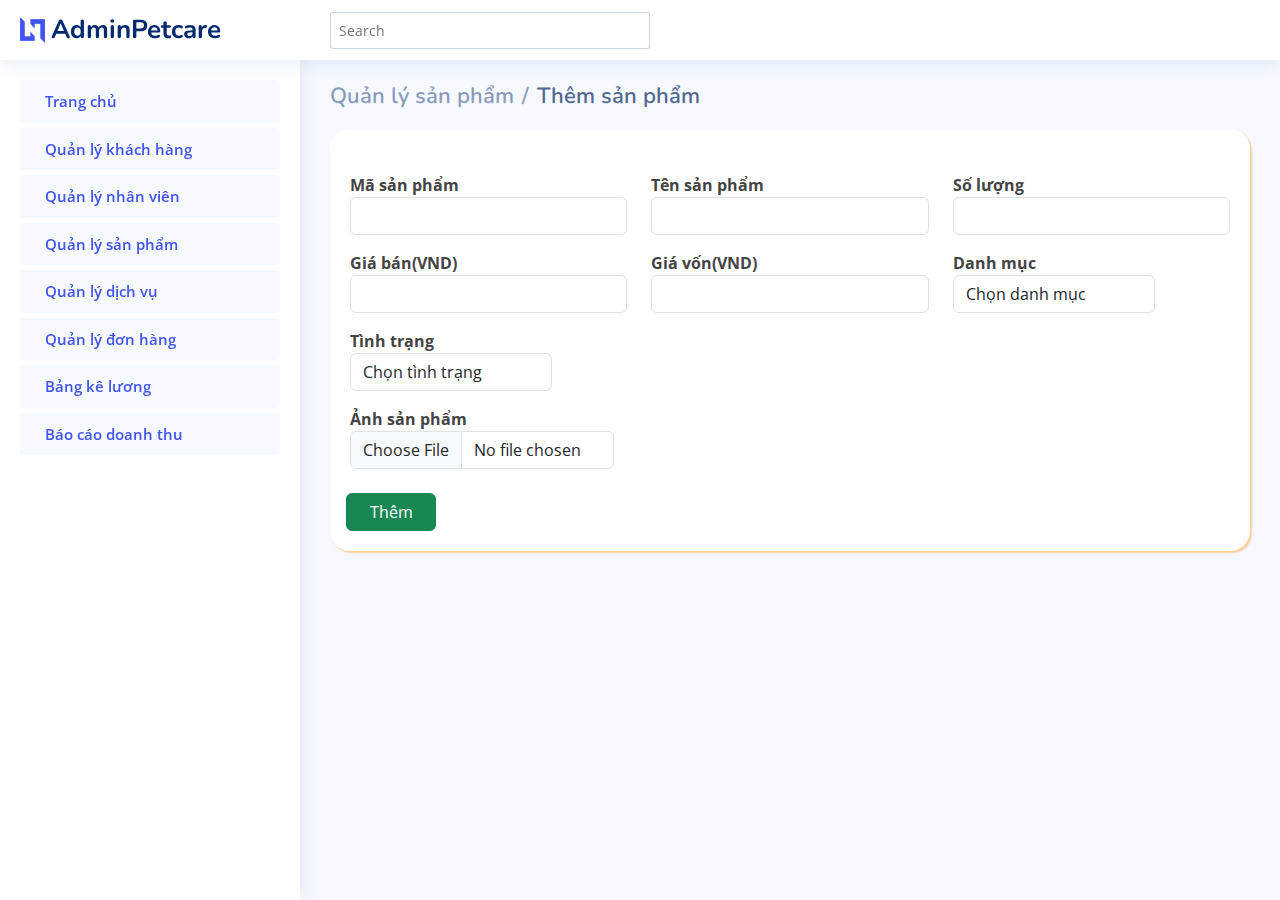
<file: Addsanpham.html>
<!DOCTYPE html>
<html lang="en">

<head>
    <meta charset="utf-8">
    <meta content="width=device-width, initial-scale=1.0" name="viewport">

    <title>Dashboard - NiceAdmin Bootstrap Template</title>
    <link rel="stylesheet" href="Boostrap/css/bootstrap.css">
    <script href="Boostrap/js/bootstrap.bundle.min.js"></script>
    <script src="https://ajax.googleapis.com/ajax/libs/jquery/3.7.1/jquery.min.js"></script>
    <!-- FontAwesome -->
    <link rel="stylesheet" href="https://cdnjs.cloudflare.com/ajax/libs/font-awesome/6.5.2/css/all.min.css"
        integrity="sha512-SnH5WK+bZxgPHs44uWIX+LLJAJ9/2PkPKZ5QiAj6Ta86w+fsb2TkcmfRyVX3pBnMFcV7oQPJkl9QevSCWr3W6A=="
        crossorigin="anonymous" referrerpolicy="no-referrer" /> <!-- Latest compiled JavaScript -->
    <link href="https://fonts.gstatic.com" rel="preconnect">
    <link
        href="https://fonts.googleapis.com/css?family=Open+Sans:300,300i,400,400i,600,600i,700,700i|Nunito:300,300i,400,400i,600,600i,700,700i|Poppins:300,300i,400,400i,500,500i,600,600i,700,700i"
        rel="stylesheet">
    <link rel="stylesheet" href="Boostrap/css/bootstrap.css">
    <script href="Boostrap/js/bootstrap.bundle.min.js"></script>

    <!-- Template Main CSS File -->
    <link href="assets/css/style.css" rel="stylesheet">
    <link href="assets/css/style.css" rel="stylesheet">

    <!-- =======================================================
  * Template Name: NiceAdmin
  * Template URL: https://bootstrapmade.com/nice-admin-bootstrap-admin-html-template/
  * Updated: Apr 20 2024 with Bootstrap v5.3.3
  * Author: BootstrapMade.com
  * License: https://bootstrapmade.com/license/
  ======================================================== -->
</head>

<body>

    <!-- ======= Header ======= -->
    <header id="header" class="header fixed-top d-flex align-items-center">

        <div class="d-flex align-items-center justify-content-between">
            <a href="index.html" class="logo d-flex align-items-center">
                <img src="assets/img/logo.png" alt="">
                <span class="d-none d-lg-block">AdminPetcare</span>
            </a>
            <i class="bi bi-list toggle-sidebar-btn"></i>
        </div><!-- End Logo -->

        <div class="search-bar">
            <form class="search-form d-flex align-items-center" method="POST" action="#">
                <input type="text" name="query" placeholder="Search" title="Enter search keyword">
                <button type="submit" title="Search"><i class="bi bi-search"></i></button>
            </form>
        </div><!-- End Search Bar -->
        <nav class="header-nav ms-auto">
            <ul class="d-flex align-items-center">
                <li class="nav-item d-block d-lg-none">
                    <a class="nav-link nav-icon search-bar-toggle " href="#">
                        <i class="bi bi-search"></i>
                    </a>
                </li><!-- End Search Icon-->

                </li><!-- End Notification Nav -->

                </li><!-- End Messages Nav -->
            </ul>
        </nav><!-- End Icons Navigation -->

    </header><!-- End Header -->

    <!-- ======= Sidebar ======= -->
    <aside id="sidebar" class="sidebar">

        <ul class="sidebar-nav" id="sidebar-nav">

            <li class="nav-item">
                <a class="nav-link " href="index.html">
                    <i class="fa-solid fa-house-user"></i>
                    <span>Trang chủ</span>
                </a>
            </li>
            <li class="nav-item">
                <a class="nav-link" href="Quanlykhachhang.html">
                    <i class="fa-solid fa-person"></i></i><span>Quản lý khách hàng</span>
                </a>
            </li>

            <li class="nav-item">
                <a class="nav-link" href="Quanlynhanvien.html">
                    <i class="fa-solid fa-users-gear"></i><span>Quản lý nhân viên</span>
                </a>
            </li>

            <li class="nav-item">
                <a class="nav-link" href="Quanlysanpham.html">
                    <i class="fa-brands fa-product-hunt"></i><span>Quản lý sản phẩm</span>
                </a>
            </li>

            <li class="nav-item">
                <a class="nav-link" href="Quanlydichvu.html">
                    <i class="fa-brands fa-servicestack"></i><span>Quản lý dịch vụ</span>
                </a>
            </li>

            <li class="nav-item">
                <a class="nav-link" href="Quanlydonhang.html">
                    <i class="fa-solid fa-cart-shopping"></i><span>Quản lý đơn hàng</span>
                </a>
            </li>

            <li class="nav-item">
                <a class="nav-link" href="Bangluong.html">
                    <i class="fa-solid fa-coins"></i><span>Bảng kê lương</span>
                </a>
            </li>

            <li class="nav-item">
                <a class="nav-link" href="Baocaodoanhthu.html">
                    <i class="fa-solid fa-chart-line"></i><span>Báo cáo doanh thu</span>
                </a>
            </li>

        </ul>

    </aside><!-- End Sidebar-->
    <script>
        function checkID() {
            var id = document.getElementById("idpro");
            var id_val = id.value;
            if (id_val == "") {
                id.classList.add("is-invalid");
                return false;
            } else {
                id.classList.remove("is-invalid");
                id.classList.add("is-valid");
                return true;
            }
        }
        function checkName() {
            var name_correct =
                /^[A-Za-z\sAÀẢÃÁẠĂẰẲẴẮẶÂẦẨẪẤẬBCDĐEÈẺẼÉẸÊỀỂỄẾỆFGHIÌỈĨÍỊJKLMNOÒỎÕÓỌÔỒỔỖỐỘƠỜỞỠỚỢPQRSTUÙỦŨÚỤƯỪỬỮỨỰVWXYỲỶỸÝỴZaàảãáạăằẳẵắặâầẩẫấậbcdđeèẻẽéẹêềểễếệfghiìỉĩíịjklmnoòỏõóọôồổỗốộơờởỡớợpqrstuùủũúụưừửữứựvwxyỳỷỹýỵz]+$/;
            var name = document.getElementById("namepro");
            var name_val = document.getElementById("namepro").value;
            if (name_val == "" || name_correct.test(name_val) == false) {
                name.classList.add("is-invalid");
                return false;
            } else {
                name.classList.remove("is-invalid");
                name.classList.add("is-valid");
                return true;
            }
        }
        function checkCount() {
            var a = $("#countpro");
            var b = a.val();
            if (b <= 0) {
                a.addClass("is-invalid");
                return false;
            }
            else {
                a.removeClass("is-invalid");
                a.addClass("is-valid");
                return true;
            }
        }
        function checkCount() {
            var a = $("#countpro");
            var b = a.val();
            if (b <= 0 || !parseInt(b)) {
                a.addClass("is-invalid");
                return false;
            }
            else {
                a.removeClass("is-invalid");
                a.addClass("is-valid");
                return true;
            }
        }
        function checkGiaBanPro() {
            var a = $("#giabanpro");
            var b = a.val();
            if (b <= 0 || !parseInt(b)) {
                a.addClass("is-invalid");
                return false
            }
            else {
                a.removeClass("is-invalid");
                a.addClass("is-valid");
                return true;
            }
        }
        function checkGiaVonPro() {
            var a = $("#giavonpro");
            var b = a.val();
            if (b <= 0 || !parseInt(b)) {
                a.addClass("is-invalid");
                return false;
            }
            else {
                a.removeClass("is-invalid");
                a.addClass("is-valid");
                return true;
            }
        }
        function checkDanhMuc() {
            var a = $("#danhmucAddpro");
            var b = a.val();
            if (b === "Chọn danh mục") {
                a.addClass("is-invalid");
                return false;
            }
            else {
                a.removeClass("is-invalid");
                a.addClass("is-valid");
                return true;
            }
        }
        function checkTinhTrang() {
            var a = $("#tinhtrangAddpro");
            var b = a.val();
            if (b === "Chọn tình trạng") {
                a.addClass("is-invalid");
                return false;
            }
            else {
                a.removeClass("is-invalid");
                a.addClass("is-valid");
                return true;
            }
        }
        function checkImg() {
            var a = $("#imagepro");
            var b = a.val();
            if (b <= 0) {
                a.addClass("is-invalid");
                return false;
            }
            else {
                a.removeClass("is-invalid");
                a.addClass("is-valid");
                return true;
            }
        }
        function AddPro() {
            if (checkCount() == false || checkDanhMuc() == false || checkGiaBanPro() == false || checkGiaVonPro() == false || checkID() == false || checkImg() == false || checkName() == false || checkTinhTrang() == false) {
                alert("Vui lòng kiểm tra lại thông tin sản phẩm");
            }
            else{
                alert("Thêm thành công !");
                location.reload();
            }
        }

    </script>
    <div id="main" class="main">

        <div class="pagetitle">
            <nav aria-label="breadcrumb">
                <ol class="breadcrumb" style="font-size: 22px;">
                    <li class="breadcrumb-item"><a href="Quanlysanpham.html">Quản lý sản phẩm</a></li>
                    <li class="breadcrumb-item active" aria-current="page">Thêm sản phẩm</li>
                </ol>
            </nav>
            <div style="background-color: white;padding:20px;border-radius:20px;box-shadow: 2px 2px 2px #FFCC99;">
            <!-- End Page Title -->
            <form method="submit" id="AddProForm" class="row mt-4"
                >
                <div class="form-group col-md-4">
                    <label style="font-weight: bolder;" class="control-label">Mã sản phẩm</label>
                    <input class="form-control" id="idpro" onclick="checkID()" onchange="checkID()" type="text">
                </div>
                <div class="form-group col-md-4">
                    <label style="font-weight: bolder;" class="control-label">Tên sản phẩm</label>
                    <input class="form-control" id="namepro" onclick="checkName()" onchange="checkName()" type="text"
                        required>
                </div>
                <div class="form-group col-md-4">
                    <label style="font-weight: bolder;" class="control-label">Số lượng</label>
                    <input class="form-control" onclick="checkCount()" onchange="checkCount()" id="countpro" type="text"
                        required>
                </div>
                <div class="form-group col-md-4">
                    <label style="font-weight: bolder;" class="control-label mt-3">Giá bán(VND)</label>
                    <input class="form-control" id="giabanpro" onclick="checkGiaBanPro()" onchange="checkGiaBanPro()"
                        type="text" required>
                </div>
                <div class="form-group  col-md-4">
                    <label style="font-weight: bolder;" class="control-label mt-3">Giá vốn(VND)</label>
                    <input class="form-control" id="giavonpro" onclick="checkGiaVonPro()" onchange="checkGiaVonPro()"
                        type="text" required>
                </div>
                <div class="form-group col-md-3">
                    <label style="font-weight: bolder;" class="control-label mt-3">Danh mục</label>
                    <select class="form-control" onclick="checkDanhMuc()" onchange="checkDanhMuc()" id="danhmucAddpro"
                        required>
                        <option>Chọn danh mục</option>
                        <option>Pate</option>
                        <option>Thức ăn hạt</option>
                        <option>Thực phẩm chức năng</option>
                        <option>Đồ chơi</option>
                        <option>Dụng cụ</option>
                        <option>Phụ kiện</option>
                    </select>
                </div>

                <div class="form-group  col-md-3">
                    <label style="font-weight: bolder;" for="exampleSelect1" class="control-label mt-3">Tình
                        trạng</label>
                    <select class="form-control" onclick="checkTinhTrang()" onchange="checkTinhTrang()"
                        id="tinhtrangAddpro">
                        <option>Chọn tình trạng</option>
                        <option>Còn hàng</option>
                        <option>Hết hàng</option>
                    </select>
                </div>

                <div class="form-group col-md-12">
                    <label style="font-weight: bolder;" class="control-label mt-3">Ảnh sản phẩm</label>
                    <input class="form-control" onclick="checkImg()" onmouseover="checkImg()" onchange="checkImg()" id="imagepro"
                        style="width:30%" type="file">
                </div>


              <input class="btn btn-success mt-4 ms-2" onclick="AddPro()" type="button" id="buttonAddPro"
                    style="width:10%" value="Thêm"> 
            </form>
             
        </div>
        </div>

        </div>

    <!-- End #main -->

    <!-- ======= Footer ======= -->


    <a href="#" class="back-to-top d-flex align-items-center justify-content-center"><i
            class="bi bi-arrow-up-short"></i></a>

    <!-- Vendor JS Files -->
    <script src="assets/vendor/apexcharts/apexcharts.min.js"></script>
    <script src="assets/vendor/bootstrap/js/bootstrap.bundle.min.js"></script>
    <script src="assets/vendor/chart.js/chart.umd.js"></script>
    <script src="assets/vendor/echarts/echarts.min.js"></script>
    <script src="assets/vendor/quill/quill.js"></script>
    <script src="assets/vendor/simple-datatables/simple-datatables.js"></script>
    <script src="assets/vendor/tinymce/tinymce.min.js"></script>
    <script src="assets/vendor/php-email-form/validate.js"></script>

    <!-- Template Main JS File -->
    <script src="assets/js/main.js"></script>
    <script src="assets/js/chart.js"></script>
    <script type="text/javascript">
        const toastTrigger = document.getElementById('liveToastBtn')
        const toastLiveExample = document.getElementById('liveToast')

        if (toastTrigger) {
            const toastBootstrap = bootstrap.Toast.getOrCreateInstance(toastLiveExample)
            toastTrigger.addEventListener('click', () => {
                toastBootstrap.show()
            })
        }
        var data = {
            labels: ["Tháng 1", "Tháng 2", "Tháng 3", "Tháng 4", "Tháng 5", "Tháng 6"],
            datasets: [{
                label: "Dữ liệu đầu tiên",
                fillColor: "rgba(255, 213, 59, 0.767), 212, 59)",
                strokeColor: "rgb(255, 212, 59)",
                pointColor: "rgb(255, 212, 59)",
                pointStrokeColor: "rgb(255, 212, 59)",
                pointHighlightFill: "rgb(255, 212, 59)",
                pointHighlightStroke: "rgb(255, 212, 59)",
                data: [20, 59, 90, 51, 56, 100]
            },
            {
                label: "Dữ liệu kế tiếp",
                fillColor: "rgba(9, 109, 239, 0.651)  ",
                pointColor: "rgb(9, 109, 239)",
                strokeColor: "rgb(9, 109, 239)",
                pointStrokeColor: "rgb(9, 109, 239)",
                pointHighlightFill: "rgb(9, 109, 239)",
                pointHighlightStroke: "rgb(9, 109, 239)",
                data: [48, 48, 49, 39, 86, 10]
            }
            ]
        };
        var ctxl = $("#lineChartDemo").get(0).getContext("2d");
        var lineChart = new Chart(ctxl).Line(data);

        var ctxb = $("#barChartDemo").get(0).getContext("2d");
        var barChart = new Chart(ctxb).Bar(data);
    </script>


</body>

</html>
</file>
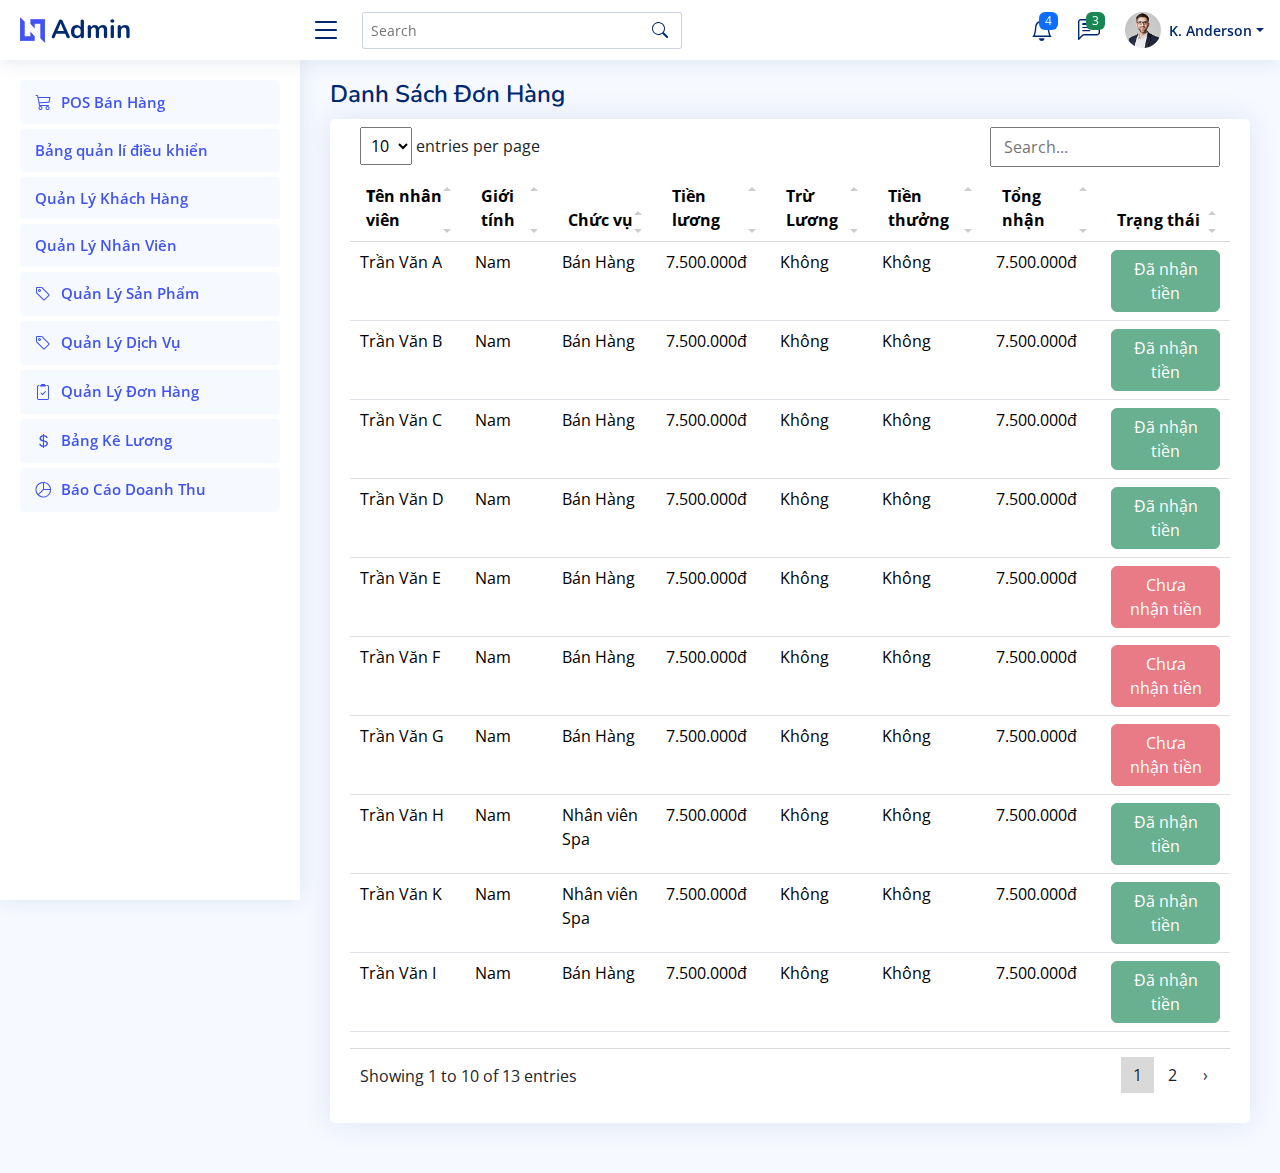
<file: BangKeLuong.html>
<!DOCTYPE html>
<html lang="en">

<head>
  <meta charset="utf-8">
  <meta content="width=device-width, initial-scale=1.0" name="viewport">

  <title>Tables / Data - NiceAdmin Bootstrap Template</title>
  <meta content="" name="description">
  <meta content="" name="keywords">

  <!-- Favicons -->
  <link href="assets/img/favicon.png" rel="icon">
  <link href="assets/img/apple-touch-icon.png" rel="apple-touch-icon">

  <!-- Google Fonts -->
  <link href="https://fonts.gstatic.com" rel="preconnect">
  <link href="https://fonts.googleapis.com/css?family=Open+Sans:300,300i,400,400i,600,600i,700,700i|Nunito:300,300i,400,400i,600,600i,700,700i|Poppins:300,300i,400,400i,500,500i,600,600i,700,700i" rel="stylesheet">

  <!-- Vendor CSS Files -->
  <link href="assets/vendor/bootstrap/css/bootstrap.min.css" rel="stylesheet">
  <link href="assets/vendor/bootstrap-icons/bootstrap-icons.css" rel="stylesheet">
  <link href="assets/vendor/boxicons/css/boxicons.min.css" rel="stylesheet">
  <link href="assets/vendor/quill/quill.snow.css" rel="stylesheet">
  <link href="assets/vendor/quill/quill.bubble.css" rel="stylesheet">
  <link href="assets/vendor/remixicon/remixicon.css" rel="stylesheet">
  <link href="assets/vendor/simple-datatables/style.css" rel="stylesheet">

  <!-- Template Main CSS File -->
  <link href="assets/css/style.css" rel="stylesheet">

  <!-- =======================================================
  * Template Name: NiceAdmin
  * Template URL: https://bootstrapmade.com/nice-admin-bootstrap-admin-html-template/
  * Updated: Apr 20 2024 with Bootstrap v5.3.3
  * Author: BootstrapMade.com
  * License: https://bootstrapmade.com/license/
  ======================================================== -->
</head>

<body>

  <!-- ======= Header ======= -->
  <header id="header" class="header fixed-top d-flex align-items-center">

    <div class="d-flex align-items-center justify-content-between">
      <a href="index.html" class="logo d-flex align-items-center">
        <img src="assets/img/logo.png" alt="">
        <span class="d-none d-lg-block">Admin</span>
      </a>
      <i class="bi bi-list toggle-sidebar-btn"></i>
    </div><!-- End Logo -->

    <div class="search-bar">
      <form class="search-form d-flex align-items-center" method="POST" action="#">
        <input type="text" name="query" placeholder="Search" title="Enter search keyword">
        <button type="submit" title="Search"><i class="bi bi-search"></i></button>
      </form>
    </div><!-- End Search Bar -->

    <nav class="header-nav ms-auto">
      <ul class="d-flex align-items-center">

        <li class="nav-item d-block d-lg-none">
          <a class="nav-link nav-icon search-bar-toggle " href="#">
            <i class="bi bi-search"></i>
          </a>
        </li><!-- End Search Icon-->

        <li class="nav-item dropdown">

          <a class="nav-link nav-icon" href="#" data-bs-toggle="dropdown">
            <i class="bi bi-bell"></i>
            <span class="badge bg-primary badge-number">4</span>
          </a><!-- End Notification Icon -->

          <ul class="dropdown-menu dropdown-menu-end dropdown-menu-arrow notifications">
            <li class="dropdown-header">
              Bạn có 4 thông báo mới
              <a href="#"><span class="badge rounded-pill bg-primary p-2 ms-2">Xem tất cả</span></a>
            </li>
            <li>
              <hr class="dropdown-divider">
            </li>

            <li class="notification-item">
              <i class="bi bi-exclamation-circle text-warning"></i>
              <div>
                <h4>Quản lí</h4>
                <p>Tấn chôm tiền đi bắn bi-a</p>
                <p>30 phút trước</p>
              </div>
            </li>

            <li>
              <hr class="dropdown-divider">
            </li>

            <li class="notification-item">
              <i class="bi bi-x-circle text-danger"></i>
              <div>
                <h4>Cảnh báo</h4>
                <p>Có 4 nhân viên đến muộn hôm nay</p>
                <p>1 giờ trước</p>
              </div>
            </li>

            <li>
              <hr class="dropdown-divider">
            </li>

            <li class="notification-item">
              <i class="bi bi-check-circle text-success"></i>
              <div>
                <h4>Thông báo</h4>
                <p>Quyết định sa thải đồng chí Tấn</p>
                <p>2 giờ trước</p>
              </div>
            </li>

            <li>
              <hr class="dropdown-divider">
            </li>

            <li class="notification-item">
              <i class="bi bi-info-circle text-primary"></i>
              <div>
                <h4>Thông báo</h4>
                <p>Tấn dẫn các bác sĩ đi trộm chó</p>
                <p>4 giờ trước</p>
              </div>
            </li>

            <li>
              <hr class="dropdown-divider">
            </li>
            <li class="dropdown-footer">
              <a href="#">Xem tất cả thông báo</a>
            </li>

          </ul><!-- End Notification Dropdown Items -->

        </li><!-- End Notification Nav -->

        <li class="nav-item dropdown">

          <a class="nav-link nav-icon" href="#" data-bs-toggle="dropdown">
            <i class="bi bi-chat-left-text"></i>
            <span class="badge bg-success badge-number">3</span>
          </a><!-- End Messages Icon -->

          <ul class="dropdown-menu dropdown-menu-end dropdown-menu-arrow messages">
            <li class="dropdown-header">
              Bạn có 3 thông báo
              <a href="#"><span class="badge rounded-pill bg-primary p-2 ms-2">Xem tất cả</span></a>
            </li>
            <li>
              <hr class="dropdown-divider">
            </li>

            <li class="message-item">
              <a href="#">
                <img src="assets/img/messages-1.jpg" alt="" class="rounded-circle">
                <div>
                  <h4>Tấn</h4>
                  <p>Nay xin nghỉ nhé</p>
                  <p>4 giờ trước</p>
                </div>
              </a>
            </li>
            <li>
              <hr class="dropdown-divider">
            </li>

            <li class="message-item">
              <a href="#">
                <img src="assets/img/messages-2.jpg" alt="" class="rounded-circle">
                <div>
                  <h4>Nam</h4>
                  <p>Tấn xin cho tôi nghỉ rồi nhé</p>
                  <p>6 giờ trước</p>
                </div>
              </a>
            </li>
            <li>
              <hr class="dropdown-divider">
            </li>

            <li class="message-item">
              <a href="#">
                <img src="assets/img/messages-3.jpg" alt="" class="rounded-circle">
                <div>
                  <h4>Khang</h4>
                  <p>Đơn sa thải đồng chí Tấn đến đâu rồi</p>
                  <p>8 giờ trước</p>
                </div>
              </a>
            </li>
            <li>
              <hr class="dropdown-divider">
            </li>

            <li class="dropdown-footer">
              <a href="#">Hiển thị tất cả tin nhắn</a>
            </li>

          </ul><!-- End Messages Dropdown Items -->

        </li><!-- End Messages Nav -->

        <li class="nav-item dropdown pe-3">

          <a class="nav-link nav-profile d-flex align-items-center pe-0" href="#" data-bs-toggle="dropdown">
            <img src="assets/img/profile-img.jpg" alt="Profile" class="rounded-circle">
            <span class="d-none d-md-block dropdown-toggle ps-2">K. Anderson</span>
          </a><!-- End Profile Iamge Icon -->

          <ul class="dropdown-menu dropdown-menu-end dropdown-menu-arrow profile">
            <li class="dropdown-header">
              <h6>Kevin Anderson</h6>
              <span>Web Designer</span>
            </li>
            <li>
              <hr class="dropdown-divider">
            </li>

            <li>
              <a class="dropdown-item d-flex align-items-center" href="users-profile.html">
                <i class="bi bi-person"></i>
                <span>My Profile</span>
              </a>
            </li>
            <li>
              <hr class="dropdown-divider">
            </li>

            <li>
              <a class="dropdown-item d-flex align-items-center" href="users-profile.html">
                <i class="bi bi-gear"></i>
                <span>Account Settings</span>
              </a>
            </li>
            <li>
              <hr class="dropdown-divider">
            </li>

            

            <li>
              <a class="dropdown-item d-flex align-items-center" href="#">
                <i class="bi bi-box-arrow-right"></i>
                <span>Sign Out</span>
              </a>
            </li>

          </ul><!-- End Profile Dropdown Items -->
        </li><!-- End Profile Nav -->

      </ul>
    </nav><!-- End Icons Navigation -->

  </header><!-- End Header -->

  <!-- ======= Sidebar ======= -->
  <aside id="sidebar" class="sidebar">

    <ul class="sidebar-nav" id="sidebar-nav">

      <li class="nav-item">
        <a class="nav-link " href="index.html">
          <i class="bi bi-cart3"></i>
          <span>POS Bán Hàng</span>
        </a>
      </li>

      <li class="nav-item">
        <a class="nav-link " href="#">
          <!-- icon -->
          <span>Bảng quản lí điều khiển</span>
        </a>
      </li>

      <li class="nav-item">
        <a class="nav-link " href="#">
          
          <span>Quản Lý Khách Hàng</span>
        </a>
      </li>

      <li class="nav-item">
        <a class="nav-link " href="#">
          <!-- icon -->
          <span>Quản Lý Nhân Viên</span>
        </a>
      </li>

      <li class="nav-item">
        <a class="nav-link " href="#">
          <i class="bi bi-tag"></i>
          <span>Quản Lý Sản Phẩm</span>
        </a>
      </li>

      <li class="nav-item">
        <a class="nav-link " href="QuanLyDichVu.html">
          <i class="bi bi-tag"></i>
          <span>Quản Lý Dịch Vụ</span>
        </a>
      </li>

      <li class="nav-item">
        <a class="nav-link " href="QuanLyDonHang.html">
          <i class="bi bi-clipboard2-check"></i>
          <span>Quản Lý Đơn Hàng</span>
        </a>
      </li>

      <li class="nav-item">
        <a class="nav-link " href="#">
          <i class="bi bi-currency-dollar"></i>
          <span>Bảng Kê Lương</span>
        </a>
      </li>
      <li class="nav-item">
        <a class="nav-link " href="QuanLyDoanhThu.html">
          <i class="bi bi-pie-chart"></i>
          <span>Báo Cáo Doanh Thu</span>
        </a>
      </li>

    </ul>

  </aside><!-- End Sidebar-->

  <main id="main" class="main">

    <div class="pagetitle">
      <h1>Danh Sách Đơn Hàng</h1>
      
    </div><!-- End Page Title -->

    <section class="section">
      <div class="row">
        <div class="col-lg-12">

          <div class="card">
            <div class="card-body">
              
              <!-- Table with stripped rows -->
              <table class="table datatable">
                <thead>
                  <tr>
                    <th>
                      <b>T</b>ên nhân viên
                    </th>         
                    <th>Giới tính </th>
                    <th>Chức vụ</th>
                    <th>Tiền lương</th>
                    <th>Trừ Lương</th>
                    <th>Tiền thưởng</th>
                    <th>Tổng nhận</th>
                    <th>Trạng thái</th>
                  </tr>
                </thead>
                <tbody>
                  <tr>
                    <td>Trần Văn A</td>
                    <td>Nam</td>
                    <td>Bán Hàng</td>
                    <td>7.500.000đ</td>
                    <td>Không</td>        
                    <td>Không</td> 
                    <td>7.500.000đ</td>   
                    <td>
                      <button class="disabled btn btn-success">Đã nhận tiền</button>
                    </td>       
                    
                  </tr>
                  <tr>
                    <td>Trần Văn B</td>
                    <td>Nam</td>
                    <td>Bán Hàng</td>
                    <td>7.500.000đ</td>
                    <td>Không</td>        
                    <td>Không</td> 
                    <td>7.500.000đ</td>   
                    <td>
                      <button class="disabled btn btn-success">Đã nhận tiền</button>
                    </td>       
                    
                  </tr>
                  <tr>
                    <td>Trần Văn C</td>
                    <td>Nam</td>
                    <td>Bán Hàng</td>
                    <td>7.500.000đ</td>
                    <td>Không</td>        
                    <td>Không</td> 
                    <td>7.500.000đ</td>   
                    <td>
                      <button class="disabled btn btn-success">Đã nhận tiền</button>
                    </td>       
                    
                  </tr>
                  <tr>
                    <td>Trần Văn D</td>
                    <td>Nam</td>
                    <td>Bán Hàng</td>
                    <td>7.500.000đ</td>
                    <td>Không</td>        
                    <td>Không</td> 
                    <td>7.500.000đ</td>   
                    <td>
                      <button class="disabled btn btn-success">Đã nhận tiền</button>
                    </td>       
                    
                  </tr>
                  <tr>
                    <td>Trần Văn E</td>
                    <td>Nam</td>
                    <td>Bán Hàng</td>
                    <td>7.500.000đ</td>
                    <td>Không</td>        
                    <td>Không</td> 
                    <td>7.500.000đ</td>   
                    <td>
                      <button class="disabled btn btn-danger">Chưa nhận tiền</button>
                    </td>       
                    
                  </tr>
                  <tr>
                    <td>Trần Văn F</td>
                    <td>Nam</td>
                    <td>Bán Hàng</td>
                    <td>7.500.000đ</td>
                    <td>Không</td>        
                    <td>Không</td> 
                    <td>7.500.000đ</td>   
                    <td>
                      <button class="disabled btn btn-danger">Chưa nhận tiền</button>
                    </td>       
                    
                  </tr>
                  <tr>
                    <td>Trần Văn G</td>
                    <td>Nam</td>
                    <td>Bán Hàng</td>
                    <td>7.500.000đ</td>
                    <td>Không</td>        
                    <td>Không</td> 
                    <td>7.500.000đ</td>   
                    <td>
                      <button class="disabled btn btn-danger">Chưa nhận tiền</button>
                    </td>       
                    
                  </tr>
                  <tr>
                    <td>Trần Văn H</td>
                    <td>Nam</td>
                    <td>Nhân viên Spa</td>
                    <td>7.500.000đ</td>
                    <td>Không</td>        
                    <td>Không</td> 
                    <td>7.500.000đ</td>   
                    <td>
                      <button class="disabled btn btn-success">Đã nhận tiền</button>
                    </td>       
                    
                  </tr>
                  <tr>
                    <td>Trần Văn K</td>
                    <td>Nam</td>
                    <td>Nhân viên Spa</td>
                    <td>7.500.000đ</td>
                    <td>Không</td>        
                    <td>Không</td> 
                    <td>7.500.000đ</td>   
                    <td>
                      <button class="disabled btn btn-success">Đã nhận tiền</button>
                    </td>       
                    
                  </tr>
                  <tr>
                    <td>Trần Văn I</td>
                    <td>Nam</td>
                    <td>Bán Hàng</td>
                    <td>7.500.000đ</td>
                    <td>Không</td>        
                    <td>Không</td> 
                    <td>7.500.000đ</td>   
                    <td>
                      <button class="disabled btn btn-success">Đã nhận tiền</button>
                    </td>       
                    
                  </tr>
                  <tr>
                    <td>Trần Văn J</td>
                    <td>Nữ</td>
                    <td>Bán Hàng</td>
                    <td>7.500.000đ</td>
                    <td>Không</td>        
                    <td>Không</td> 
                    <td>7.500.000đ</td>   
                    <td>
                      <button class="disabled btn btn-danger">Chưa nhận tiền</button>
                    </td>       
                    
                  </tr>
                  <tr>
                    <td>Trần Văn M</td>
                    <td>Nữ</td>
                    <td>Bác sĩ thú y</td>
                    <td>12.500.000đ</td>
                    <td>Không</td>        
                    <td>Không</td> 
                    <td>12.500.000đ</td>   
                    <td>
                      <button class="disabled btn btn-danger">Chưa nhận tiền</button>
                    </td>       
                    
                  </tr>
                  <tr>
                    <td>Trần Văn N</td>
                    <td>Nữ</td>
                    <td>Bác sĩ thú y</td>
                    <td>12.500.000đ</td>
                    <td>Không</td>        
                    <td>Không</td> 
                    <td>12.500.000đ</td>   
                    <td>
                      <button class="disabled btn btn-danger">Chưa nhận tiền</button>
                    </td>       
                    
                  </tr>
                  
                 
                </tbody>
              </table>
              <!-- End Table with stripped rows -->

            </div>
          </div>

        </div>
      </div>
    </section>

  </main><!-- End #main -->

  <!-- ======= Footer ======= -->
  

  <a href="#" class="back-to-top d-flex align-items-center justify-content-center"><i class="bi bi-arrow-up-short"></i></a>

  <!-- Vendor JS Files -->
  <script src="assets/vendor/apexcharts/apexcharts.min.js"></script>
  <script src="assets/vendor/bootstrap/js/bootstrap.bundle.min.js"></script>
  <script src="assets/vendor/chart.js/chart.umd.js"></script>
  <script src="assets/vendor/echarts/echarts.min.js"></script>
  <script src="assets/vendor/quill/quill.js"></script>
  <script src="assets/vendor/simple-datatables/simple-datatables.js"></script>
  <script src="assets/vendor/tinymce/tinymce.min.js"></script>
  <script src="assets/vendor/php-email-form/validate.js"></script>

  <!-- Template Main JS File -->
  <script src="assets/js/main.js"></script>

</body>

</html>
</file>
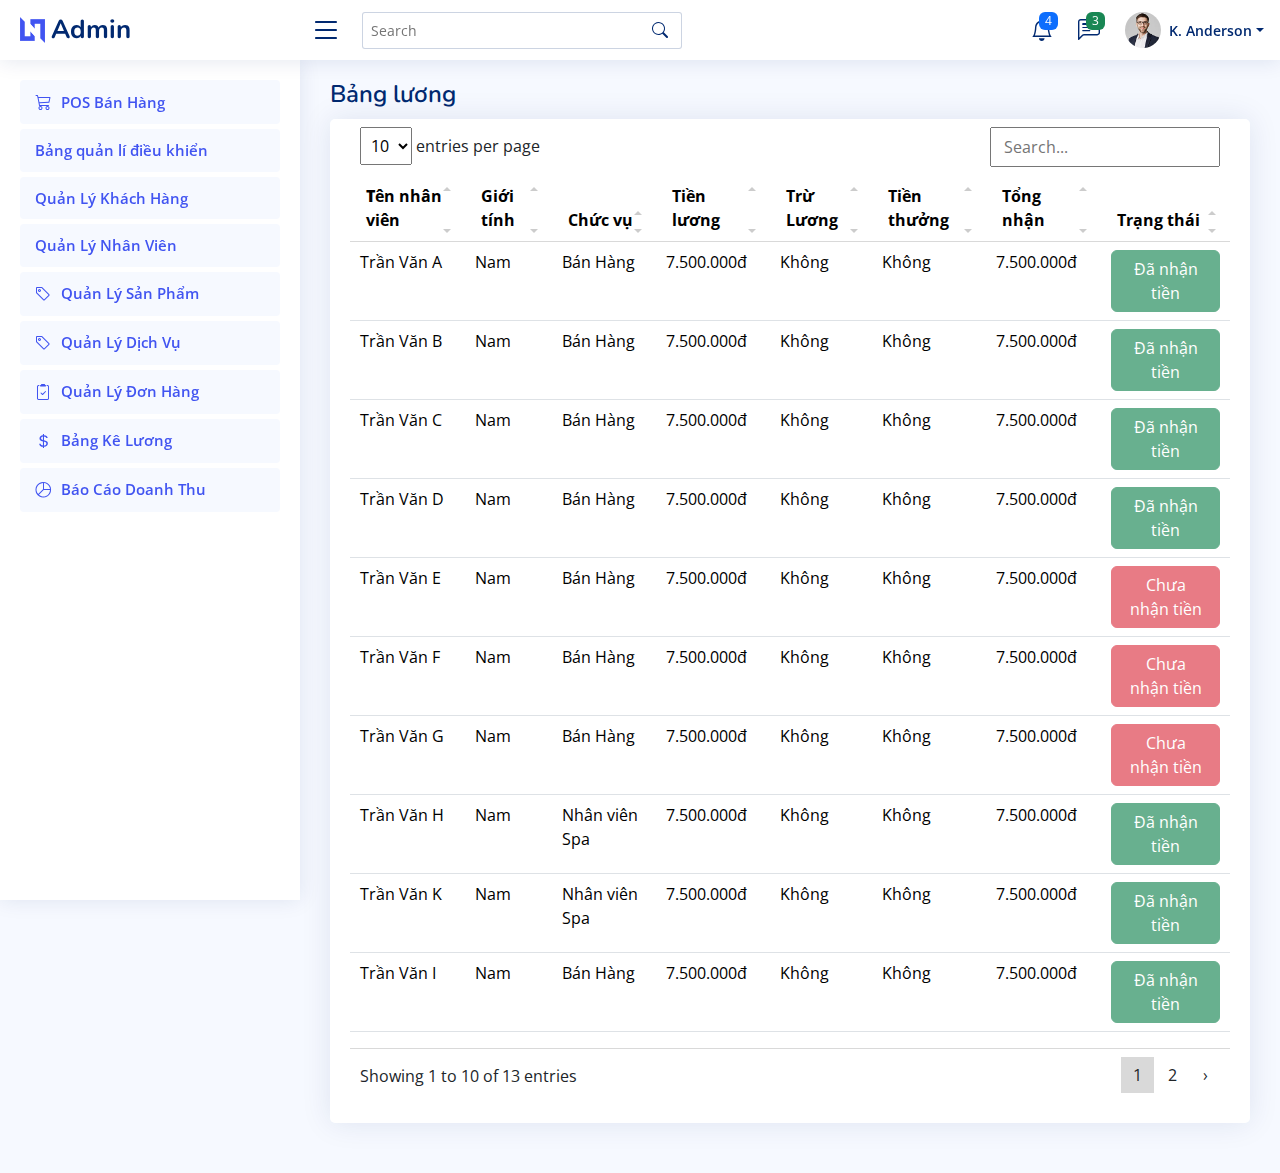
<file: Bangluong.html>
<!DOCTYPE html>
<html lang="en">

<head>
  <meta charset="utf-8">
  <meta content="width=device-width, initial-scale=1.0" name="viewport">

  <title>Tables / Data - NiceAdmin Bootstrap Template</title>
  <meta content="" name="description">
  <meta content="" name="keywords">

  <!-- Favicons -->
  <link href="assets/img/favicon.png" rel="icon">
  <link href="assets/img/apple-touch-icon.png" rel="apple-touch-icon">

  <!-- Google Fonts -->
  <link href="https://fonts.gstatic.com" rel="preconnect">
  <link href="https://fonts.googleapis.com/css?family=Open+Sans:300,300i,400,400i,600,600i,700,700i|Nunito:300,300i,400,400i,600,600i,700,700i|Poppins:300,300i,400,400i,500,500i,600,600i,700,700i" rel="stylesheet">

  <!-- Vendor CSS Files -->
  <link href="assets/vendor/bootstrap/css/bootstrap.min.css" rel="stylesheet">
  <link href="assets/vendor/bootstrap-icons/bootstrap-icons.css" rel="stylesheet">
  <link href="assets/vendor/boxicons/css/boxicons.min.css" rel="stylesheet">
  <link href="assets/vendor/quill/quill.snow.css" rel="stylesheet">
  <link href="assets/vendor/quill/quill.bubble.css" rel="stylesheet">
  <link href="assets/vendor/remixicon/remixicon.css" rel="stylesheet">
  <link href="assets/vendor/simple-datatables/style.css" rel="stylesheet">

  <!-- Template Main CSS File -->
  <link href="assets/css/style.css" rel="stylesheet">

  <!-- =======================================================
  * Template Name: NiceAdmin
  * Template URL: https://bootstrapmade.com/nice-admin-bootstrap-admin-html-template/
  * Updated: Apr 20 2024 with Bootstrap v5.3.3
  * Author: BootstrapMade.com
  * License: https://bootstrapmade.com/license/
  ======================================================== -->
</head>

<body>

  <!-- ======= Header ======= -->
  <header id="header" class="header fixed-top d-flex align-items-center">

    <div class="d-flex align-items-center justify-content-between">
      <a href="index.html" class="logo d-flex align-items-center">
        <img src="assets/img/logo.png" alt="">
        <span class="d-none d-lg-block">Admin</span>
      </a>
      <i class="bi bi-list toggle-sidebar-btn"></i>
    </div><!-- End Logo -->

    <div class="search-bar">
      <form class="search-form d-flex align-items-center" method="POST" action="#">
        <input type="text" name="query" placeholder="Search" title="Enter search keyword">
        <button type="submit" title="Search"><i class="bi bi-search"></i></button>
      </form>
    </div><!-- End Search Bar -->

    <nav class="header-nav ms-auto">
      <ul class="d-flex align-items-center">

        <li class="nav-item d-block d-lg-none">
          <a class="nav-link nav-icon search-bar-toggle " href="#">
            <i class="bi bi-search"></i>
          </a>
        </li><!-- End Search Icon-->

        <li class="nav-item dropdown">

          <a class="nav-link nav-icon" href="#" data-bs-toggle="dropdown">
            <i class="bi bi-bell"></i>
            <span class="badge bg-primary badge-number">4</span>
          </a><!-- End Notification Icon -->

          <ul class="dropdown-menu dropdown-menu-end dropdown-menu-arrow notifications">
            <li class="dropdown-header">
              Bạn có 4 thông báo mới
              <a href="#"><span class="badge rounded-pill bg-primary p-2 ms-2">Xem tất cả</span></a>
            </li>
            <li>
              <hr class="dropdown-divider">
            </li>

            <li class="notification-item">
              <i class="bi bi-exclamation-circle text-warning"></i>
              <div>
                <h4>Quản lí</h4>
                <p>Tấn chôm tiền đi bắn bi-a</p>
                <p>30 phút trước</p>
              </div>
            </li>

            <li>
              <hr class="dropdown-divider">
            </li>

            <li class="notification-item">
              <i class="bi bi-x-circle text-danger"></i>
              <div>
                <h4>Cảnh báo</h4>
                <p>Có 4 nhân viên đến muộn hôm nay</p>
                <p>1 giờ trước</p>
              </div>
            </li>

            <li>
              <hr class="dropdown-divider">
            </li>

            <li class="notification-item">
              <i class="bi bi-check-circle text-success"></i>
              <div>
                <h4>Thông báo</h4>
                <p>Quyết định sa thải đồng chí Tấn</p>
                <p>2 giờ trước</p>
              </div>
            </li>

            <li>
              <hr class="dropdown-divider">
            </li>

            <li class="notification-item">
              <i class="bi bi-info-circle text-primary"></i>
              <div>
                <h4>Thông báo</h4>
                <p>Tấn dẫn các bác sĩ đi trộm chó</p>
                <p>4 giờ trước</p>
              </div>
            </li>

            <li>
              <hr class="dropdown-divider">
            </li>
            <li class="dropdown-footer">
              <a href="#">Xem tất cả thông báo</a>
            </li>

          </ul><!-- End Notification Dropdown Items -->

        </li><!-- End Notification Nav -->

        <li class="nav-item dropdown">

          <a class="nav-link nav-icon" href="#" data-bs-toggle="dropdown">
            <i class="bi bi-chat-left-text"></i>
            <span class="badge bg-success badge-number">3</span>
          </a><!-- End Messages Icon -->

          <ul class="dropdown-menu dropdown-menu-end dropdown-menu-arrow messages">
            <li class="dropdown-header">
              Bạn có 3 thông báo
              <a href="#"><span class="badge rounded-pill bg-primary p-2 ms-2">Xem tất cả</span></a>
            </li>
            <li>
              <hr class="dropdown-divider">
            </li>

            <li class="message-item">
              <a href="#">
                <img src="assets/img/messages-1.jpg" alt="" class="rounded-circle">
                <div>
                  <h4>Tấn</h4>
                  <p>Nay xin nghỉ nhé</p>
                  <p>4 giờ trước</p>
                </div>
              </a>
            </li>
            <li>
              <hr class="dropdown-divider">
            </li>

            <li class="message-item">
              <a href="#">
                <img src="assets/img/messages-2.jpg" alt="" class="rounded-circle">
                <div>
                  <h4>Nam</h4>
                  <p>Tấn xin cho tôi nghỉ rồi nhé</p>
                  <p>6 giờ trước</p>
                </div>
              </a>
            </li>
            <li>
              <hr class="dropdown-divider">
            </li>

            <li class="message-item">
              <a href="#">
                <img src="assets/img/messages-3.jpg" alt="" class="rounded-circle">
                <div>
                  <h4>Khang</h4>
                  <p>Đơn sa thải đồng chí Tấn đến đâu rồi</p>
                  <p>8 giờ trước</p>
                </div>
              </a>
            </li>
            <li>
              <hr class="dropdown-divider">
            </li>

            <li class="dropdown-footer">
              <a href="#">Hiển thị tất cả tin nhắn</a>
            </li>

          </ul><!-- End Messages Dropdown Items -->

        </li><!-- End Messages Nav -->

        <li class="nav-item dropdown pe-3">

          <a class="nav-link nav-profile d-flex align-items-center pe-0" href="#" data-bs-toggle="dropdown">
            <img src="assets/img/profile-img.jpg" alt="Profile" class="rounded-circle">
            <span class="d-none d-md-block dropdown-toggle ps-2">K. Anderson</span>
          </a><!-- End Profile Iamge Icon -->

          <ul class="dropdown-menu dropdown-menu-end dropdown-menu-arrow profile">
            <li class="dropdown-header">
              <h6>Kevin Anderson</h6>
              <span>Web Designer</span>
            </li>
            <li>
              <hr class="dropdown-divider">
            </li>

            <li>
              <a class="dropdown-item d-flex align-items-center" href="users-profile.html">
                <i class="bi bi-person"></i>
                <span>My Profile</span>
              </a>
            </li>
            <li>
              <hr class="dropdown-divider">
            </li>

            <li>
              <a class="dropdown-item d-flex align-items-center" href="users-profile.html">
                <i class="bi bi-gear"></i>
                <span>Account Settings</span>
              </a>
            </li>
            <li>
              <hr class="dropdown-divider">
            </li>

            

            <li>
              <a class="dropdown-item d-flex align-items-center" href="#">
                <i class="bi bi-box-arrow-right"></i>
                <span>Sign Out</span>
              </a>
            </li>

          </ul><!-- End Profile Dropdown Items -->
        </li><!-- End Profile Nav -->

      </ul>
    </nav><!-- End Icons Navigation -->

  </header><!-- End Header -->

  <!-- ======= Sidebar ======= -->
  <aside id="sidebar" class="sidebar">

    <ul class="sidebar-nav" id="sidebar-nav">

      <li class="nav-item">
        <a class="nav-link " href="index.html">
          <i class="bi bi-cart3"></i>
          <span>POS Bán Hàng</span>
        </a>
      </li>

      <li class="nav-item">
        <a class="nav-link " href="#">
          <!-- icon -->
          <span>Bảng quản lí điều khiển</span>
        </a>
      </li>

      <li class="nav-item">
        <a class="nav-link " href="#">
          
          <span>Quản Lý Khách Hàng</span>
        </a>
      </li>

      <li class="nav-item">
        <a class="nav-link " href="#">
          <!-- icon -->
          <span>Quản Lý Nhân Viên</span>
        </a>
      </li>

      <li class="nav-item">
        <a class="nav-link " href="#">
          <i class="bi bi-tag"></i>
          <span>Quản Lý Sản Phẩm</span>
        </a>
      </li>

      <li class="nav-item">
        <a class="nav-link " href="QuanLyDichVu.html">
          <i class="bi bi-tag"></i>
          <span>Quản Lý Dịch Vụ</span>
        </a>
      </li>

      <li class="nav-item">
        <a class="nav-link " href="QuanLyDonHang.html">
          <i class="bi bi-clipboard2-check"></i>
          <span>Quản Lý Đơn Hàng</span>
        </a>
      </li>

      <li class="nav-item">
        <a class="nav-link " href="#">
          <i class="bi bi-currency-dollar"></i>
          <span>Bảng Kê Lương</span>
        </a>
      </li>
      <li class="nav-item">
        <a class="nav-link " href="QuanLyDoanhThu.html">
          <i class="bi bi-pie-chart"></i>
          <span>Báo Cáo Doanh Thu</span>
        </a>
      </li>

    </ul>

  </aside><!-- End Sidebar-->

  <main id="main" class="main">

    <div class="pagetitle">
      <h1>Bảng lương</h1>
      
    </div><!-- End Page Title -->

    <section class="section">
      <div class="row">
        <div class="col-lg-12">

          <div class="card">
            <div class="card-body">
              
              <!-- Table with stripped rows -->
              <table class="table datatable">
                <thead>
                  <tr>
                    <th>
                      <b>T</b>ên nhân viên
                    </th>         
                    <th>Giới tính </th>
                    <th>Chức vụ</th>
                    <th>Tiền lương</th>
                    <th>Trừ Lương</th>
                    <th>Tiền thưởng</th>
                    <th>Tổng nhận</th>
                    <th>Trạng thái</th>
                  </tr>
                </thead>
                <tbody>
                  <tr>
                    <td>Trần Văn A</td>
                    <td>Nam</td>
                    <td>Bán Hàng</td>
                    <td>7.500.000đ</td>
                    <td>Không</td>        
                    <td>Không</td> 
                    <td>7.500.000đ</td>   
                    <td>
                      <button class="disabled btn btn-success">Đã nhận tiền</button>
                    </td>       
                    
                  </tr>
                  <tr>
                    <td>Trần Văn B</td>
                    <td>Nam</td>
                    <td>Bán Hàng</td>
                    <td>7.500.000đ</td>
                    <td>Không</td>        
                    <td>Không</td> 
                    <td>7.500.000đ</td>   
                    <td>
                      <button class="disabled btn btn-success">Đã nhận tiền</button>
                    </td>       
                    
                  </tr>
                  <tr>
                    <td>Trần Văn C</td>
                    <td>Nam</td>
                    <td>Bán Hàng</td>
                    <td>7.500.000đ</td>
                    <td>Không</td>        
                    <td>Không</td> 
                    <td>7.500.000đ</td>   
                    <td>
                      <button class="disabled btn btn-success">Đã nhận tiền</button>
                    </td>       
                    
                  </tr>
                  <tr>
                    <td>Trần Văn D</td>
                    <td>Nam</td>
                    <td>Bán Hàng</td>
                    <td>7.500.000đ</td>
                    <td>Không</td>        
                    <td>Không</td> 
                    <td>7.500.000đ</td>   
                    <td>
                      <button class="disabled btn btn-success">Đã nhận tiền</button>
                    </td>       
                    
                  </tr>
                  <tr>
                    <td>Trần Văn E</td>
                    <td>Nam</td>
                    <td>Bán Hàng</td>
                    <td>7.500.000đ</td>
                    <td>Không</td>        
                    <td>Không</td> 
                    <td>7.500.000đ</td>   
                    <td>
                      <button class="disabled btn btn-danger">Chưa nhận tiền</button>
                    </td>       
                    
                  </tr>
                  <tr>
                    <td>Trần Văn F</td>
                    <td>Nam</td>
                    <td>Bán Hàng</td>
                    <td>7.500.000đ</td>
                    <td>Không</td>        
                    <td>Không</td> 
                    <td>7.500.000đ</td>   
                    <td>
                      <button class="disabled btn btn-danger">Chưa nhận tiền</button>
                    </td>       
                    
                  </tr>
                  <tr>
                    <td>Trần Văn G</td>
                    <td>Nam</td>
                    <td>Bán Hàng</td>
                    <td>7.500.000đ</td>
                    <td>Không</td>        
                    <td>Không</td> 
                    <td>7.500.000đ</td>   
                    <td>
                      <button class="disabled btn btn-danger">Chưa nhận tiền</button>
                    </td>       
                    
                  </tr>
                  <tr>
                    <td>Trần Văn H</td>
                    <td>Nam</td>
                    <td>Nhân viên Spa</td>
                    <td>7.500.000đ</td>
                    <td>Không</td>        
                    <td>Không</td> 
                    <td>7.500.000đ</td>   
                    <td>
                      <button class="disabled btn btn-success">Đã nhận tiền</button>
                    </td>       
                    
                  </tr>
                  <tr>
                    <td>Trần Văn K</td>
                    <td>Nam</td>
                    <td>Nhân viên Spa</td>
                    <td>7.500.000đ</td>
                    <td>Không</td>        
                    <td>Không</td> 
                    <td>7.500.000đ</td>   
                    <td>
                      <button class="disabled btn btn-success">Đã nhận tiền</button>
                    </td>       
                    
                  </tr>
                  <tr>
                    <td>Trần Văn I</td>
                    <td>Nam</td>
                    <td>Bán Hàng</td>
                    <td>7.500.000đ</td>
                    <td>Không</td>        
                    <td>Không</td> 
                    <td>7.500.000đ</td>   
                    <td>
                      <button class="disabled btn btn-success">Đã nhận tiền</button>
                    </td>       
                    
                  </tr>
                  <tr>
                    <td>Trần Văn J</td>
                    <td>Nữ</td>
                    <td>Bán Hàng</td>
                    <td>7.500.000đ</td>
                    <td>Không</td>        
                    <td>Không</td> 
                    <td>7.500.000đ</td>   
                    <td>
                      <button class="disabled btn btn-danger">Chưa nhận tiền</button>
                    </td>       
                    
                  </tr>
                  <tr>
                    <td>Trần Văn M</td>
                    <td>Nữ</td>
                    <td>Bác sĩ thú y</td>
                    <td>12.500.000đ</td>
                    <td>Không</td>        
                    <td>Không</td> 
                    <td>12.500.000đ</td>   
                    <td>
                      <button class="disabled btn btn-danger">Chưa nhận tiền</button>
                    </td>       
                    
                  </tr>
                  <tr>
                    <td>Trần Văn N</td>
                    <td>Nữ</td>
                    <td>Bác sĩ thú y</td>
                    <td>12.500.000đ</td>
                    <td>Không</td>        
                    <td>Không</td> 
                    <td>12.500.000đ</td>   
                    <td>
                      <button class="disabled btn btn-danger">Chưa nhận tiền</button>
                    </td>       
                    
                  </tr>
                  
                 
                </tbody>
              </table>
              <!-- End Table with stripped rows -->

            </div>
          </div>

        </div>
      </div>
    </section>

  </main><!-- End #main -->

  <!-- ======= Footer ======= -->
  

  <a href="#" class="back-to-top d-flex align-items-center justify-content-center"><i class="bi bi-arrow-up-short"></i></a>

  <!-- Vendor JS Files -->
  <script src="assets/vendor/apexcharts/apexcharts.min.js"></script>
  <script src="assets/vendor/bootstrap/js/bootstrap.bundle.min.js"></script>
  <script src="assets/vendor/chart.js/chart.umd.js"></script>
  <script src="assets/vendor/echarts/echarts.min.js"></script>
  <script src="assets/vendor/quill/quill.js"></script>
  <script src="assets/vendor/simple-datatables/simple-datatables.js"></script>
  <script src="assets/vendor/tinymce/tinymce.min.js"></script>
  <script src="assets/vendor/php-email-form/validate.js"></script>

  <!-- Template Main JS File -->
  <script src="assets/js/main.js"></script>

</body>

</html>
</file>
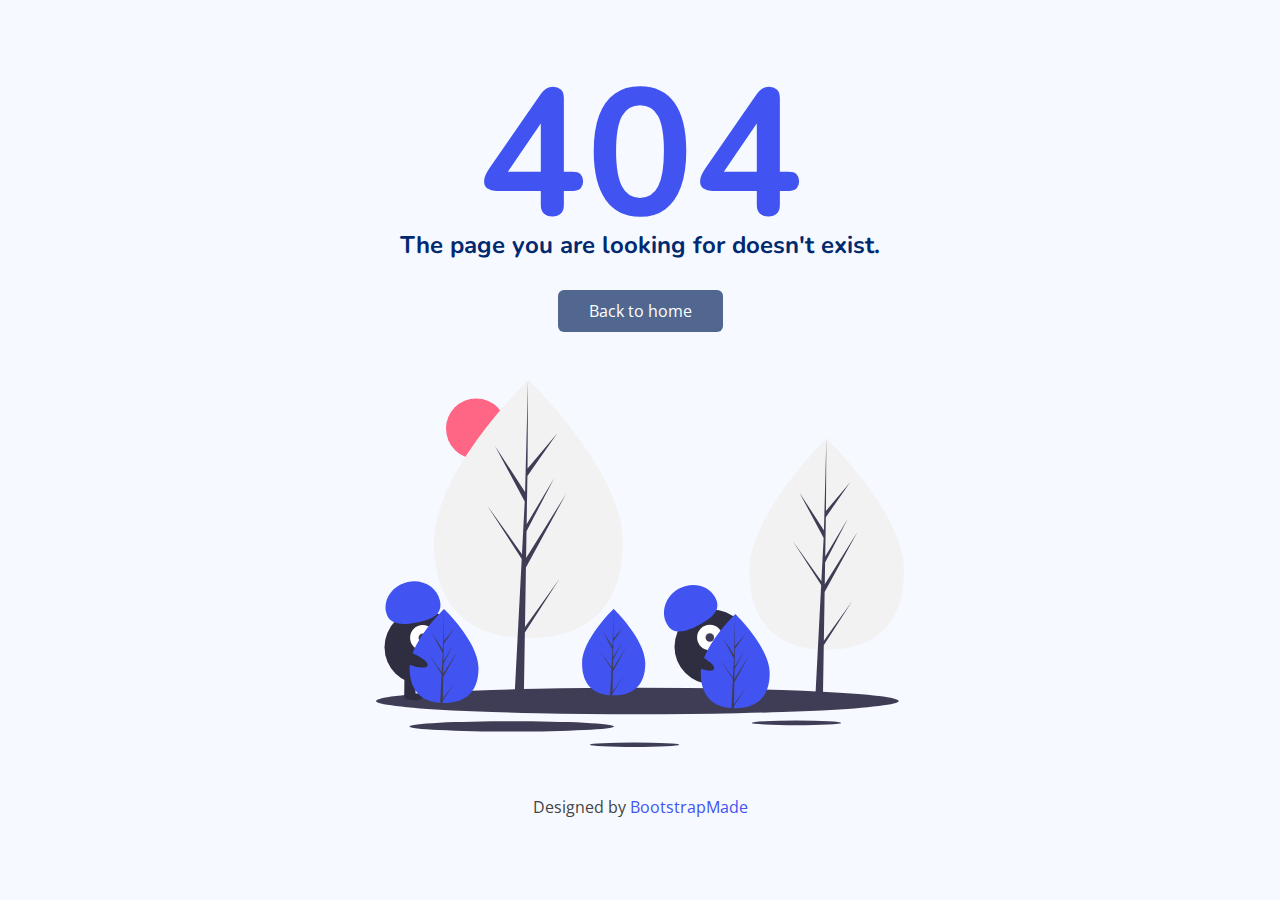
<file: pages-error-404.html>
<!DOCTYPE html>
<html lang="en">

<head>
  <meta charset="utf-8">
  <meta content="width=device-width, initial-scale=1.0" name="viewport">

  <title>Pages / Not Found 404 - NiceAdmin Bootstrap Template</title>
  <meta content="" name="description">
  <meta content="" name="keywords">

  <!-- Favicons -->
  <link href="assets/img/favicon.png" rel="icon">
  <link href="assets/img/apple-touch-icon.png" rel="apple-touch-icon">

  <!-- Google Fonts -->
  <link href="https://fonts.gstatic.com" rel="preconnect">
  <link href="https://fonts.googleapis.com/css?family=Open+Sans:300,300i,400,400i,600,600i,700,700i|Nunito:300,300i,400,400i,600,600i,700,700i|Poppins:300,300i,400,400i,500,500i,600,600i,700,700i" rel="stylesheet">

  <!-- Vendor CSS Files -->
  <link href="assets/vendor/bootstrap/css/bootstrap.min.css" rel="stylesheet">
  <link href="assets/vendor/bootstrap-icons/bootstrap-icons.css" rel="stylesheet">
  <link href="assets/vendor/boxicons/css/boxicons.min.css" rel="stylesheet">
  <link href="assets/vendor/quill/quill.snow.css" rel="stylesheet">
  <link href="assets/vendor/quill/quill.bubble.css" rel="stylesheet">
  <link href="assets/vendor/remixicon/remixicon.css" rel="stylesheet">
  <link href="assets/vendor/simple-datatables/style.css" rel="stylesheet">

  <!-- Template Main CSS File -->
  <link href="assets/css/style.css" rel="stylesheet">

  <!-- =======================================================
  * Template Name: NiceAdmin
  * Template URL: https://bootstrapmade.com/nice-admin-bootstrap-admin-html-template/
  * Updated: Apr 20 2024 with Bootstrap v5.3.3
  * Author: BootstrapMade.com
  * License: https://bootstrapmade.com/license/
  ======================================================== -->
</head>

<body>

  <main>
    <div class="container">

      <section class="section error-404 min-vh-100 d-flex flex-column align-items-center justify-content-center">
        <h1>404</h1>
        <h2>The page you are looking for doesn't exist.</h2>
        <a class="btn" href="index.html">Back to home</a>
        <img src="assets/img/not-found.svg" class="img-fluid py-5" alt="Page Not Found">
        <div class="credits">
          <!-- All the links in the footer should remain intact. -->
          <!-- You can delete the links only if you purchased the pro version. -->
          <!-- Licensing information: https://bootstrapmade.com/license/ -->
          <!-- Purchase the pro version with working PHP/AJAX contact form: https://bootstrapmade.com/nice-admin-bootstrap-admin-html-template/ -->
          Designed by <a href="https://bootstrapmade.com/">BootstrapMade</a>
        </div>
      </section>

    </div>
  </main><!-- End #main -->

  <a href="#" class="back-to-top d-flex align-items-center justify-content-center"><i class="bi bi-arrow-up-short"></i></a>

  <!-- Vendor JS Files -->
  <script src="assets/vendor/apexcharts/apexcharts.min.js"></script>
  <script src="assets/vendor/bootstrap/js/bootstrap.bundle.min.js"></script>
  <script src="assets/vendor/chart.js/chart.umd.js"></script>
  <script src="assets/vendor/echarts/echarts.min.js"></script>
  <script src="assets/vendor/quill/quill.js"></script>
  <script src="assets/vendor/simple-datatables/simple-datatables.js"></script>
  <script src="assets/vendor/tinymce/tinymce.min.js"></script>
  <script src="assets/vendor/php-email-form/validate.js"></script>

  <!-- Template Main JS File -->
  <script src="assets/js/main.js"></script>

</body>

</html>
</file>
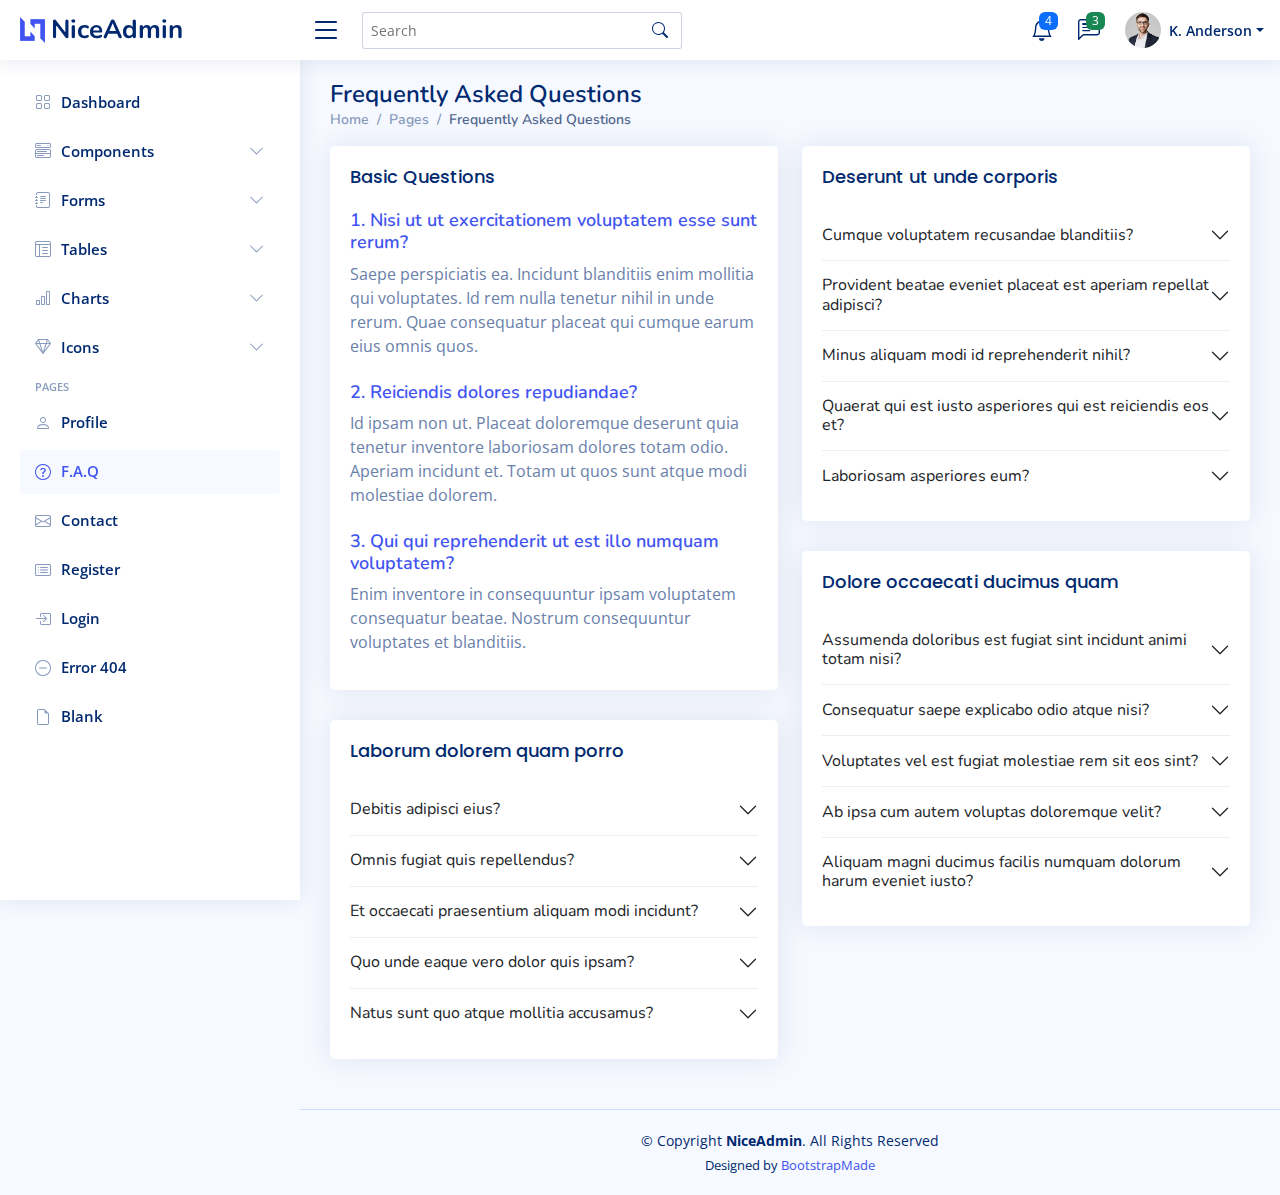
<file: pages-faq.html>
<!DOCTYPE html>
<html lang="en">

<head>
  <meta charset="utf-8">
  <meta content="width=device-width, initial-scale=1.0" name="viewport">

  <title>Pages / F.A.Q - NiceAdmin Bootstrap Template</title>
  <meta content="" name="description">
  <meta content="" name="keywords">

  <!-- Favicons -->
  <link href="assets/img/favicon.png" rel="icon">
  <link href="assets/img/apple-touch-icon.png" rel="apple-touch-icon">

  <!-- Google Fonts -->
  <link href="https://fonts.gstatic.com" rel="preconnect">
  <link href="https://fonts.googleapis.com/css?family=Open+Sans:300,300i,400,400i,600,600i,700,700i|Nunito:300,300i,400,400i,600,600i,700,700i|Poppins:300,300i,400,400i,500,500i,600,600i,700,700i" rel="stylesheet">

  <!-- Vendor CSS Files -->
  <link href="assets/vendor/bootstrap/css/bootstrap.min.css" rel="stylesheet">
  <link href="assets/vendor/bootstrap-icons/bootstrap-icons.css" rel="stylesheet">
  <link href="assets/vendor/boxicons/css/boxicons.min.css" rel="stylesheet">
  <link href="assets/vendor/quill/quill.snow.css" rel="stylesheet">
  <link href="assets/vendor/quill/quill.bubble.css" rel="stylesheet">
  <link href="assets/vendor/remixicon/remixicon.css" rel="stylesheet">
  <link href="assets/vendor/simple-datatables/style.css" rel="stylesheet">

  <!-- Template Main CSS File -->
  <link href="assets/css/style.css" rel="stylesheet">

  <!-- =======================================================
  * Template Name: NiceAdmin
  * Template URL: https://bootstrapmade.com/nice-admin-bootstrap-admin-html-template/
  * Updated: Apr 20 2024 with Bootstrap v5.3.3
  * Author: BootstrapMade.com
  * License: https://bootstrapmade.com/license/
  ======================================================== -->
</head>

<body>

  <!-- ======= Header ======= -->
  <header id="header" class="header fixed-top d-flex align-items-center">

    <div class="d-flex align-items-center justify-content-between">
      <a href="index.html" class="logo d-flex align-items-center">
        <img src="assets/img/logo.png" alt="">
        <span class="d-none d-lg-block">NiceAdmin</span>
      </a>
      <i class="bi bi-list toggle-sidebar-btn"></i>
    </div><!-- End Logo -->

    <div class="search-bar">
      <form class="search-form d-flex align-items-center" method="POST" action="#">
        <input type="text" name="query" placeholder="Search" title="Enter search keyword">
        <button type="submit" title="Search"><i class="bi bi-search"></i></button>
      </form>
    </div><!-- End Search Bar -->

    <nav class="header-nav ms-auto">
      <ul class="d-flex align-items-center">

        <li class="nav-item d-block d-lg-none">
          <a class="nav-link nav-icon search-bar-toggle " href="#">
            <i class="bi bi-search"></i>
          </a>
        </li><!-- End Search Icon-->

        <li class="nav-item dropdown">

          <a class="nav-link nav-icon" href="#" data-bs-toggle="dropdown">
            <i class="bi bi-bell"></i>
            <span class="badge bg-primary badge-number">4</span>
          </a><!-- End Notification Icon -->

          <ul class="dropdown-menu dropdown-menu-end dropdown-menu-arrow notifications">
            <li class="dropdown-header">
              You have 4 new notifications
              <a href="#"><span class="badge rounded-pill bg-primary p-2 ms-2">View all</span></a>
            </li>
            <li>
              <hr class="dropdown-divider">
            </li>

            <li class="notification-item">
              <i class="bi bi-exclamation-circle text-warning"></i>
              <div>
                <h4>Lorem Ipsum</h4>
                <p>Quae dolorem earum veritatis oditseno</p>
                <p>30 min. ago</p>
              </div>
            </li>

            <li>
              <hr class="dropdown-divider">
            </li>

            <li class="notification-item">
              <i class="bi bi-x-circle text-danger"></i>
              <div>
                <h4>Atque rerum nesciunt</h4>
                <p>Quae dolorem earum veritatis oditseno</p>
                <p>1 hr. ago</p>
              </div>
            </li>

            <li>
              <hr class="dropdown-divider">
            </li>

            <li class="notification-item">
              <i class="bi bi-check-circle text-success"></i>
              <div>
                <h4>Sit rerum fuga</h4>
                <p>Quae dolorem earum veritatis oditseno</p>
                <p>2 hrs. ago</p>
              </div>
            </li>

            <li>
              <hr class="dropdown-divider">
            </li>

            <li class="notification-item">
              <i class="bi bi-info-circle text-primary"></i>
              <div>
                <h4>Dicta reprehenderit</h4>
                <p>Quae dolorem earum veritatis oditseno</p>
                <p>4 hrs. ago</p>
              </div>
            </li>

            <li>
              <hr class="dropdown-divider">
            </li>
            <li class="dropdown-footer">
              <a href="#">Show all notifications</a>
            </li>

          </ul><!-- End Notification Dropdown Items -->

        </li><!-- End Notification Nav -->

        <li class="nav-item dropdown">

          <a class="nav-link nav-icon" href="#" data-bs-toggle="dropdown">
            <i class="bi bi-chat-left-text"></i>
            <span class="badge bg-success badge-number">3</span>
          </a><!-- End Messages Icon -->

          <ul class="dropdown-menu dropdown-menu-end dropdown-menu-arrow messages">
            <li class="dropdown-header">
              You have 3 new messages
              <a href="#"><span class="badge rounded-pill bg-primary p-2 ms-2">View all</span></a>
            </li>
            <li>
              <hr class="dropdown-divider">
            </li>

            <li class="message-item">
              <a href="#">
                <img src="assets/img/messages-1.jpg" alt="" class="rounded-circle">
                <div>
                  <h4>Maria Hudson</h4>
                  <p>Velit asperiores et ducimus soluta repudiandae labore officia est ut...</p>
                  <p>4 hrs. ago</p>
                </div>
              </a>
            </li>
            <li>
              <hr class="dropdown-divider">
            </li>

            <li class="message-item">
              <a href="#">
                <img src="assets/img/messages-2.jpg" alt="" class="rounded-circle">
                <div>
                  <h4>Anna Nelson</h4>
                  <p>Velit asperiores et ducimus soluta repudiandae labore officia est ut...</p>
                  <p>6 hrs. ago</p>
                </div>
              </a>
            </li>
            <li>
              <hr class="dropdown-divider">
            </li>

            <li class="message-item">
              <a href="#">
                <img src="assets/img/messages-3.jpg" alt="" class="rounded-circle">
                <div>
                  <h4>David Muldon</h4>
                  <p>Velit asperiores et ducimus soluta repudiandae labore officia est ut...</p>
                  <p>8 hrs. ago</p>
                </div>
              </a>
            </li>
            <li>
              <hr class="dropdown-divider">
            </li>

            <li class="dropdown-footer">
              <a href="#">Show all messages</a>
            </li>

          </ul><!-- End Messages Dropdown Items -->

        </li><!-- End Messages Nav -->

        <li class="nav-item dropdown pe-3">

          <a class="nav-link nav-profile d-flex align-items-center pe-0" href="#" data-bs-toggle="dropdown">
            <img src="assets/img/profile-img.jpg" alt="Profile" class="rounded-circle">
            <span class="d-none d-md-block dropdown-toggle ps-2">K. Anderson</span>
          </a><!-- End Profile Iamge Icon -->

          <ul class="dropdown-menu dropdown-menu-end dropdown-menu-arrow profile">
            <li class="dropdown-header">
              <h6>Kevin Anderson</h6>
              <span>Web Designer</span>
            </li>
            <li>
              <hr class="dropdown-divider">
            </li>

            <li>
              <a class="dropdown-item d-flex align-items-center" href="users-profile.html">
                <i class="bi bi-person"></i>
                <span>My Profile</span>
              </a>
            </li>
            <li>
              <hr class="dropdown-divider">
            </li>

            <li>
              <a class="dropdown-item d-flex align-items-center" href="users-profile.html">
                <i class="bi bi-gear"></i>
                <span>Account Settings</span>
              </a>
            </li>
            <li>
              <hr class="dropdown-divider">
            </li>

            <li>
              <a class="dropdown-item d-flex align-items-center" href="pages-faq.html">
                <i class="bi bi-question-circle"></i>
                <span>Need Help?</span>
              </a>
            </li>
            <li>
              <hr class="dropdown-divider">
            </li>

            <li>
              <a class="dropdown-item d-flex align-items-center" href="#">
                <i class="bi bi-box-arrow-right"></i>
                <span>Sign Out</span>
              </a>
            </li>

          </ul><!-- End Profile Dropdown Items -->
        </li><!-- End Profile Nav -->

      </ul>
    </nav><!-- End Icons Navigation -->

  </header><!-- End Header -->

  <!-- ======= Sidebar ======= -->
  <aside id="sidebar" class="sidebar">

    <ul class="sidebar-nav" id="sidebar-nav">

      <li class="nav-item">
        <a class="nav-link collapsed" href="index.html">
          <i class="bi bi-grid"></i>
          <span>Dashboard</span>
        </a>
      </li><!-- End Dashboard Nav -->

      <li class="nav-item">
        <a class="nav-link collapsed" data-bs-target="#components-nav" data-bs-toggle="collapse" href="#">
          <i class="bi bi-menu-button-wide"></i><span>Components</span><i class="bi bi-chevron-down ms-auto"></i>
        </a>
        <ul id="components-nav" class="nav-content collapse " data-bs-parent="#sidebar-nav">
          <li>
            <a href="components-alerts.html">
              <i class="bi bi-circle"></i><span>Alerts</span>
            </a>
          </li>
          <li>
            <a href="components-accordion.html">
              <i class="bi bi-circle"></i><span>Accordion</span>
            </a>
          </li>
          <li>
            <a href="components-badges.html">
              <i class="bi bi-circle"></i><span>Badges</span>
            </a>
          </li>
          <li>
            <a href="components-breadcrumbs.html">
              <i class="bi bi-circle"></i><span>Breadcrumbs</span>
            </a>
          </li>
          <li>
            <a href="components-buttons.html">
              <i class="bi bi-circle"></i><span>Buttons</span>
            </a>
          </li>
          <li>
            <a href="components-cards.html">
              <i class="bi bi-circle"></i><span>Cards</span>
            </a>
          </li>
          <li>
            <a href="components-carousel.html">
              <i class="bi bi-circle"></i><span>Carousel</span>
            </a>
          </li>
          <li>
            <a href="components-list-group.html">
              <i class="bi bi-circle"></i><span>List group</span>
            </a>
          </li>
          <li>
            <a href="components-modal.html">
              <i class="bi bi-circle"></i><span>Modal</span>
            </a>
          </li>
          <li>
            <a href="components-tabs.html">
              <i class="bi bi-circle"></i><span>Tabs</span>
            </a>
          </li>
          <li>
            <a href="components-pagination.html">
              <i class="bi bi-circle"></i><span>Pagination</span>
            </a>
          </li>
          <li>
            <a href="components-progress.html">
              <i class="bi bi-circle"></i><span>Progress</span>
            </a>
          </li>
          <li>
            <a href="components-spinners.html">
              <i class="bi bi-circle"></i><span>Spinners</span>
            </a>
          </li>
          <li>
            <a href="components-tooltips.html">
              <i class="bi bi-circle"></i><span>Tooltips</span>
            </a>
          </li>
        </ul>
      </li><!-- End Components Nav -->

      <li class="nav-item">
        <a class="nav-link collapsed" data-bs-target="#forms-nav" data-bs-toggle="collapse" href="#">
          <i class="bi bi-journal-text"></i><span>Forms</span><i class="bi bi-chevron-down ms-auto"></i>
        </a>
        <ul id="forms-nav" class="nav-content collapse " data-bs-parent="#sidebar-nav">
          <li>
            <a href="forms-elements.html">
              <i class="bi bi-circle"></i><span>Form Elements</span>
            </a>
          </li>
          <li>
            <a href="forms-layouts.html">
              <i class="bi bi-circle"></i><span>Form Layouts</span>
            </a>
          </li>
          <li>
            <a href="forms-editors.html">
              <i class="bi bi-circle"></i><span>Form Editors</span>
            </a>
          </li>
          <li>
            <a href="forms-validation.html">
              <i class="bi bi-circle"></i><span>Form Validation</span>
            </a>
          </li>
        </ul>
      </li><!-- End Forms Nav -->

      <li class="nav-item">
        <a class="nav-link collapsed" data-bs-target="#tables-nav" data-bs-toggle="collapse" href="#">
          <i class="bi bi-layout-text-window-reverse"></i><span>Tables</span><i class="bi bi-chevron-down ms-auto"></i>
        </a>
        <ul id="tables-nav" class="nav-content collapse " data-bs-parent="#sidebar-nav">
          <li>
            <a href="tables-general.html">
              <i class="bi bi-circle"></i><span>General Tables</span>
            </a>
          </li>
          <li>
            <a href="tables-data.html">
              <i class="bi bi-circle"></i><span>Data Tables</span>
            </a>
          </li>
        </ul>
      </li><!-- End Tables Nav -->

      <li class="nav-item">
        <a class="nav-link collapsed" data-bs-target="#charts-nav" data-bs-toggle="collapse" href="#">
          <i class="bi bi-bar-chart"></i><span>Charts</span><i class="bi bi-chevron-down ms-auto"></i>
        </a>
        <ul id="charts-nav" class="nav-content collapse " data-bs-parent="#sidebar-nav">
          <li>
            <a href="charts-chartjs.html">
              <i class="bi bi-circle"></i><span>Chart.js</span>
            </a>
          </li>
          <li>
            <a href="charts-apexcharts.html">
              <i class="bi bi-circle"></i><span>ApexCharts</span>
            </a>
          </li>
          <li>
            <a href="charts-echarts.html">
              <i class="bi bi-circle"></i><span>ECharts</span>
            </a>
          </li>
        </ul>
      </li><!-- End Charts Nav -->

      <li class="nav-item">
        <a class="nav-link collapsed" data-bs-target="#icons-nav" data-bs-toggle="collapse" href="#">
          <i class="bi bi-gem"></i><span>Icons</span><i class="bi bi-chevron-down ms-auto"></i>
        </a>
        <ul id="icons-nav" class="nav-content collapse " data-bs-parent="#sidebar-nav">
          <li>
            <a href="icons-bootstrap.html">
              <i class="bi bi-circle"></i><span>Bootstrap Icons</span>
            </a>
          </li>
          <li>
            <a href="icons-remix.html">
              <i class="bi bi-circle"></i><span>Remix Icons</span>
            </a>
          </li>
          <li>
            <a href="icons-boxicons.html">
              <i class="bi bi-circle"></i><span>Boxicons</span>
            </a>
          </li>
        </ul>
      </li><!-- End Icons Nav -->

      <li class="nav-heading">Pages</li>

      <li class="nav-item">
        <a class="nav-link collapsed" href="users-profile.html">
          <i class="bi bi-person"></i>
          <span>Profile</span>
        </a>
      </li><!-- End Profile Page Nav -->

      <li class="nav-item">
        <a class="nav-link " href="pages-faq.html">
          <i class="bi bi-question-circle"></i>
          <span>F.A.Q</span>
        </a>
      </li><!-- End F.A.Q Page Nav -->

      <li class="nav-item">
        <a class="nav-link collapsed" href="pages-contact.html">
          <i class="bi bi-envelope"></i>
          <span>Contact</span>
        </a>
      </li><!-- End Contact Page Nav -->

      <li class="nav-item">
        <a class="nav-link collapsed" href="pages-register.html">
          <i class="bi bi-card-list"></i>
          <span>Register</span>
        </a>
      </li><!-- End Register Page Nav -->

      <li class="nav-item">
        <a class="nav-link collapsed" href="pages-login.html">
          <i class="bi bi-box-arrow-in-right"></i>
          <span>Login</span>
        </a>
      </li><!-- End Login Page Nav -->

      <li class="nav-item">
        <a class="nav-link collapsed" href="pages-error-404.html">
          <i class="bi bi-dash-circle"></i>
          <span>Error 404</span>
        </a>
      </li><!-- End Error 404 Page Nav -->

      <li class="nav-item">
        <a class="nav-link collapsed" href="pages-blank.html">
          <i class="bi bi-file-earmark"></i>
          <span>Blank</span>
        </a>
      </li><!-- End Blank Page Nav -->

    </ul>

  </aside><!-- End Sidebar-->

  <main id="main" class="main">

    <div class="pagetitle">
      <h1>Frequently Asked Questions</h1>
      <nav>
        <ol class="breadcrumb">
          <li class="breadcrumb-item"><a href="index.html">Home</a></li>
          <li class="breadcrumb-item">Pages</li>
          <li class="breadcrumb-item active">Frequently Asked Questions</li>
        </ol>
      </nav>
    </div><!-- End Page Title -->

    <section class="section faq">
      <div class="row">
        <div class="col-lg-6">

          <div class="card basic">
            <div class="card-body">
              <h5 class="card-title">Basic Questions</h5>

              <div>
                <h6>1. Nisi ut ut exercitationem voluptatem esse sunt rerum?</h6>
                <p>Saepe perspiciatis ea. Incidunt blanditiis enim mollitia qui voluptates. Id rem nulla tenetur nihil in unde rerum. Quae consequatur placeat qui cumque earum eius omnis quos.</p>
              </div>

              <div class="pt-2">
                <h6>2. Reiciendis dolores repudiandae?</h6>
                <p>Id ipsam non ut. Placeat doloremque deserunt quia tenetur inventore laboriosam dolores totam odio. Aperiam incidunt et. Totam ut quos sunt atque modi molestiae dolorem.</p>
              </div>

              <div class="pt-2">
                <h6>3. Qui qui reprehenderit ut est illo numquam voluptatem?</h6>
                <p>Enim inventore in consequuntur ipsam voluptatem consequatur beatae. Nostrum consequuntur voluptates et blanditiis.</p>
              </div>

            </div>
          </div>

          <!-- F.A.Q Group 1 -->
          <div class="card">
            <div class="card-body">
              <h5 class="card-title">Laborum dolorem quam porro</h5>

              <div class="accordion accordion-flush" id="faq-group-1">

                <div class="accordion-item">
                  <h2 class="accordion-header">
                    <button class="accordion-button collapsed" data-bs-target="#faqsOne-1" type="button" data-bs-toggle="collapse">
                      Debitis adipisci eius?
                    </button>
                  </h2>
                  <div id="faqsOne-1" class="accordion-collapse collapse" data-bs-parent="#faq-group-1">
                    <div class="accordion-body">
                      Ut quasi odit odio totam accusamus vero eius. Nostrum asperiores voluptatem eos nulla ab dolores est asperiores iure. Quo est quis praesentium aut maiores. Corrupti sed aut expedita fugit vero dolorem. Nemo rerum sapiente. A quaerat dignissimos.
                    </div>
                  </div>
                </div>

                <div class="accordion-item">
                  <h2 class="accordion-header">
                    <button class="accordion-button collapsed" data-bs-target="#faqsOne-2" type="button" data-bs-toggle="collapse">
                      Omnis fugiat quis repellendus?
                    </button>
                  </h2>
                  <div id="faqsOne-2" class="accordion-collapse collapse" data-bs-parent="#faq-group-1">
                    <div class="accordion-body">
                      In minus quia impedit est quas deserunt deserunt et. Nulla non quo dolores minima fugiat aut saepe aut inventore. Qui nesciunt odio officia beatae iusto sed voluptatem possimus quas. Officia vitae sit voluptatem nostrum a.
                    </div>
                  </div>
                </div>

                <div class="accordion-item">
                  <h2 class="accordion-header">
                    <button class="accordion-button collapsed" data-bs-target="#faqsOne-3" type="button" data-bs-toggle="collapse">
                      Et occaecati praesentium aliquam modi incidunt?
                    </button>
                  </h2>
                  <div id="faqsOne-3" class="accordion-collapse collapse" data-bs-parent="#faq-group-1">
                    <div class="accordion-body">
                      Voluptates magni amet enim perspiciatis atque excepturi itaque est. Sit beatae animi incidunt eum repellat sequi ea saepe inventore. Id et vel et et. Nesciunt itaque corrupti quia ducimus. Consequatur maiores voluptatum fuga quod ut non fuga.
                    </div>
                  </div>
                </div>

                <div class="accordion-item">
                  <h2 class="accordion-header">
                    <button class="accordion-button collapsed" data-bs-target="#faqsOne-4" type="button" data-bs-toggle="collapse">
                      Quo unde eaque vero dolor quis ipsam?
                    </button>
                  </h2>
                  <div id="faqsOne-4" class="accordion-collapse collapse" data-bs-parent="#faq-group-1">
                    <div class="accordion-body">
                      Numquam ut reiciendis aliquid. Quia veritatis quasi ipsam sed quo ut eligendi et non. Doloremque sed voluptatem at in voluptas aliquid dolorum.
                    </div>
                  </div>
                </div>

                <div class="accordion-item">
                  <h2 class="accordion-header">
                    <button class="accordion-button collapsed" data-bs-target="#faqsOne-5" type="button" data-bs-toggle="collapse">
                      Natus sunt quo atque mollitia accusamus?
                    </button>
                  </h2>
                  <div id="faqsOne-5" class="accordion-collapse collapse" data-bs-parent="#faq-group-1">
                    <div class="accordion-body">
                      Aut necessitatibus maxime quis dolor et. Nihil laboriosam molestiae qui molestias placeat corrupti non quo accusamus. Nemo qui quis harum enim sed. Aliquam molestias pariatur delectus voluptas quidem qui rerum id quisquam. Perspiciatis voluptatem voluptatem eos. Vel aut minus labore at rerum eos.
                    </div>
                  </div>
                </div>

              </div>

            </div>
          </div><!-- End F.A.Q Group 1 -->

        </div>

        <div class="col-lg-6">

          <!-- F.A.Q Group 2 -->
          <div class="card">
            <div class="card-body">
              <h5 class="card-title">Deserunt ut unde corporis</h5>

              <div class="accordion accordion-flush" id="faq-group-2">

                <div class="accordion-item">
                  <h2 class="accordion-header">
                    <button class="accordion-button collapsed" data-bs-target="#faqsTwo-1" type="button" data-bs-toggle="collapse">
                      Cumque voluptatem recusandae blanditiis?
                    </button>
                  </h2>
                  <div id="faqsTwo-1" class="accordion-collapse collapse" data-bs-parent="#faq-group-2">
                    <div class="accordion-body">
                      Ut quasi odit odio totam accusamus vero eius. Nostrum asperiores voluptatem eos nulla ab dolores est asperiores iure. Quo est quis praesentium aut maiores. Corrupti sed aut expedita fugit vero dolorem. Nemo rerum sapiente. A quaerat dignissimos.
                    </div>
                  </div>
                </div>

                <div class="accordion-item">
                  <h2 class="accordion-header">
                    <button class="accordion-button collapsed" data-bs-target="#faqsTwo-2" type="button" data-bs-toggle="collapse">
                      Provident beatae eveniet placeat est aperiam repellat adipisci?
                    </button>
                  </h2>
                  <div id="faqsTwo-2" class="accordion-collapse collapse" data-bs-parent="#faq-group-2">
                    <div class="accordion-body">
                      In minus quia impedit est quas deserunt deserunt et. Nulla non quo dolores minima fugiat aut saepe aut inventore. Qui nesciunt odio officia beatae iusto sed voluptatem possimus quas. Officia vitae sit voluptatem nostrum a.
                    </div>
                  </div>
                </div>

                <div class="accordion-item">
                  <h2 class="accordion-header">
                    <button class="accordion-button collapsed" data-bs-target="#faqsTwo-3" type="button" data-bs-toggle="collapse">
                      Minus aliquam modi id reprehenderit nihil?
                    </button>
                  </h2>
                  <div id="faqsTwo-3" class="accordion-collapse collapse" data-bs-parent="#faq-group-2">
                    <div class="accordion-body">
                      Voluptates magni amet enim perspiciatis atque excepturi itaque est. Sit beatae animi incidunt eum repellat sequi ea saepe inventore. Id et vel et et. Nesciunt itaque corrupti quia ducimus. Consequatur maiores voluptatum fuga quod ut non fuga.
                    </div>
                  </div>
                </div>

                <div class="accordion-item">
                  <h2 class="accordion-header">
                    <button class="accordion-button collapsed" data-bs-target="#faqsTwo-4" type="button" data-bs-toggle="collapse">
                      Quaerat qui est iusto asperiores qui est reiciendis eos et?
                    </button>
                  </h2>
                  <div id="faqsTwo-4" class="accordion-collapse collapse" data-bs-parent="#faq-group-2">
                    <div class="accordion-body">
                      Numquam ut reiciendis aliquid. Quia veritatis quasi ipsam sed quo ut eligendi et non. Doloremque sed voluptatem at in voluptas aliquid dolorum.
                    </div>
                  </div>
                </div>

                <div class="accordion-item">
                  <h2 class="accordion-header">
                    <button class="accordion-button collapsed" data-bs-target="#faqsTwo-5" type="button" data-bs-toggle="collapse">
                      Laboriosam asperiores eum?
                    </button>
                  </h2>
                  <div id="faqsTwo-5" class="accordion-collapse collapse" data-bs-parent="#faq-group-2">
                    <div class="accordion-body">
                      Aut necessitatibus maxime quis dolor et. Nihil laboriosam molestiae qui molestias placeat corrupti non quo accusamus. Nemo qui quis harum enim sed. Aliquam molestias pariatur delectus voluptas quidem qui rerum id quisquam. Perspiciatis voluptatem voluptatem eos. Vel aut minus labore at rerum eos.
                    </div>
                  </div>
                </div>

              </div>

            </div>
          </div><!-- End F.A.Q Group 2 -->

          <!-- F.A.Q Group 3 -->
          <div class="card">
            <div class="card-body">
              <h5 class="card-title">Dolore occaecati ducimus quam</h5>

              <div class="accordion accordion-flush" id="faq-group-3">

                <div class="accordion-item">
                  <h2 class="accordion-header">
                    <button class="accordion-button collapsed" data-bs-target="#faqsThree-1" type="button" data-bs-toggle="collapse">
                      Assumenda doloribus est fugiat sint incidunt animi totam nisi?
                    </button>
                  </h2>
                  <div id="faqsThree-1" class="accordion-collapse collapse" data-bs-parent="#faq-group-3">
                    <div class="accordion-body">
                      Ut quasi odit odio totam accusamus vero eius. Nostrum asperiores voluptatem eos nulla ab dolores est asperiores iure. Quo est quis praesentium aut maiores. Corrupti sed aut expedita fugit vero dolorem. Nemo rerum sapiente. A quaerat dignissimos.
                    </div>
                  </div>
                </div>

                <div class="accordion-item">
                  <h2 class="accordion-header">
                    <button class="accordion-button collapsed" data-bs-target="#faqsThree-2" type="button" data-bs-toggle="collapse">
                      Consequatur saepe explicabo odio atque nisi?
                    </button>
                  </h2>
                  <div id="faqsThree-2" class="accordion-collapse collapse" data-bs-parent="#faq-group-3">
                    <div class="accordion-body">
                      In minus quia impedit est quas deserunt deserunt et. Nulla non quo dolores minima fugiat aut saepe aut inventore. Qui nesciunt odio officia beatae iusto sed voluptatem possimus quas. Officia vitae sit voluptatem nostrum a.
                    </div>
                  </div>
                </div>

                <div class="accordion-item">
                  <h2 class="accordion-header">
                    <button class="accordion-button collapsed" data-bs-target="#faqsThree-3" type="button" data-bs-toggle="collapse">
                      Voluptates vel est fugiat molestiae rem sit eos sint?
                    </button>
                  </h2>
                  <div id="faqsThree-3" class="accordion-collapse collapse" data-bs-parent="#faq-group-3">
                    <div class="accordion-body">
                      Voluptates magni amet enim perspiciatis atque excepturi itaque est. Sit beatae animi incidunt eum repellat sequi ea saepe inventore. Id et vel et et. Nesciunt itaque corrupti quia ducimus. Consequatur maiores voluptatum fuga quod ut non fuga.
                    </div>
                  </div>
                </div>

                <div class="accordion-item">
                  <h2 class="accordion-header">
                    <button class="accordion-button collapsed" data-bs-target="#faqsThree-4" type="button" data-bs-toggle="collapse">
                      Ab ipsa cum autem voluptas doloremque velit?
                    </button>
                  </h2>
                  <div id="faqsThree-4" class="accordion-collapse collapse" data-bs-parent="#faq-group-3">
                    <div class="accordion-body">
                      Numquam ut reiciendis aliquid. Quia veritatis quasi ipsam sed quo ut eligendi et non. Doloremque sed voluptatem at in voluptas aliquid dolorum.
                    </div>
                  </div>
                </div>

                <div class="accordion-item">
                  <h2 class="accordion-header">
                    <button class="accordion-button collapsed" data-bs-target="#faqsThree-5" type="button" data-bs-toggle="collapse">
                      Aliquam magni ducimus facilis numquam dolorum harum eveniet iusto?
                    </button>
                  </h2>
                  <div id="faqsThree-5" class="accordion-collapse collapse" data-bs-parent="#faq-group-3">
                    <div class="accordion-body">
                      Aut necessitatibus maxime quis dolor et. Nihil laboriosam molestiae qui molestias placeat corrupti non quo accusamus. Nemo qui quis harum enim sed. Aliquam molestias pariatur delectus voluptas quidem qui rerum id quisquam. Perspiciatis voluptatem voluptatem eos. Vel aut minus labore at rerum eos.
                    </div>
                  </div>
                </div>

              </div>

            </div>
          </div><!-- End F.A.Q Group 3 -->

        </div>

      </div>
    </section>

  </main><!-- End #main -->

  <!-- ======= Footer ======= -->
  <footer id="footer" class="footer">
    <div class="copyright">
      &copy; Copyright <strong><span>NiceAdmin</span></strong>. All Rights Reserved
    </div>
    <div class="credits">
      <!-- All the links in the footer should remain intact. -->
      <!-- You can delete the links only if you purchased the pro version. -->
      <!-- Licensing information: https://bootstrapmade.com/license/ -->
      <!-- Purchase the pro version with working PHP/AJAX contact form: https://bootstrapmade.com/nice-admin-bootstrap-admin-html-template/ -->
      Designed by <a href="https://bootstrapmade.com/">BootstrapMade</a>
    </div>
  </footer><!-- End Footer -->

  <a href="#" class="back-to-top d-flex align-items-center justify-content-center"><i class="bi bi-arrow-up-short"></i></a>

  <!-- Vendor JS Files -->
  <script src="assets/vendor/apexcharts/apexcharts.min.js"></script>
  <script src="assets/vendor/bootstrap/js/bootstrap.bundle.min.js"></script>
  <script src="assets/vendor/chart.js/chart.umd.js"></script>
  <script src="assets/vendor/echarts/echarts.min.js"></script>
  <script src="assets/vendor/quill/quill.js"></script>
  <script src="assets/vendor/simple-datatables/simple-datatables.js"></script>
  <script src="assets/vendor/tinymce/tinymce.min.js"></script>
  <script src="assets/vendor/php-email-form/validate.js"></script>

  <!-- Template Main JS File -->
  <script src="assets/js/main.js"></script>

</body>

</html>
</file>
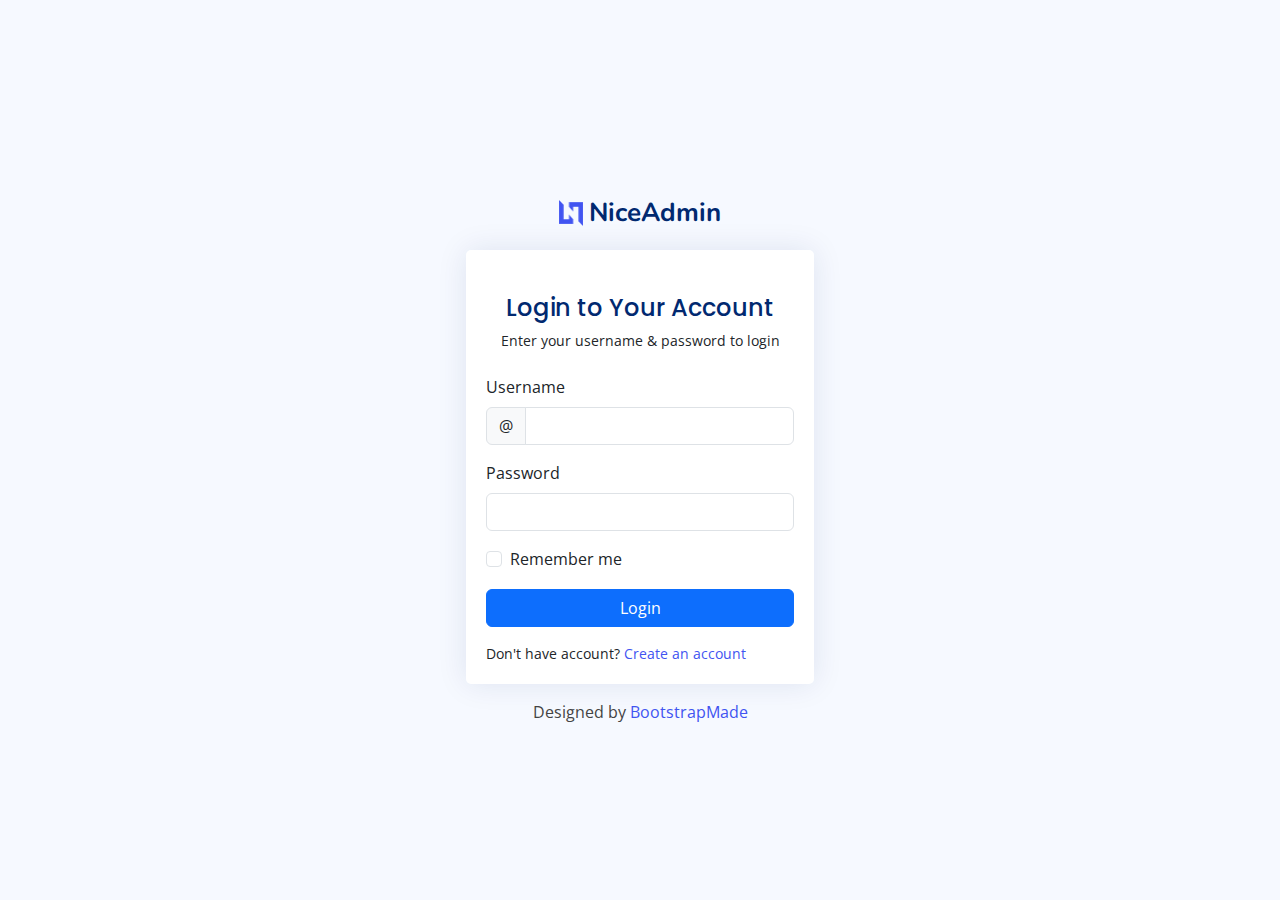
<file: pages-login.html>
<!DOCTYPE html>
<html lang="en">

<head>
  <meta charset="utf-8">
  <meta content="width=device-width, initial-scale=1.0" name="viewport">

  <title>Pages / Login - NiceAdmin Bootstrap Template</title>
  <meta content="" name="description">
  <meta content="" name="keywords">

  <!-- Favicons -->
  <link href="assets/img/favicon.png" rel="icon">
  <link href="assets/img/apple-touch-icon.png" rel="apple-touch-icon">

  <!-- Google Fonts -->
  <link href="https://fonts.gstatic.com" rel="preconnect">
  <link href="https://fonts.googleapis.com/css?family=Open+Sans:300,300i,400,400i,600,600i,700,700i|Nunito:300,300i,400,400i,600,600i,700,700i|Poppins:300,300i,400,400i,500,500i,600,600i,700,700i" rel="stylesheet">

  <!-- Vendor CSS Files -->
  <link href="assets/vendor/bootstrap/css/bootstrap.min.css" rel="stylesheet">
  <link href="assets/vendor/bootstrap-icons/bootstrap-icons.css" rel="stylesheet">
  <link href="assets/vendor/boxicons/css/boxicons.min.css" rel="stylesheet">
  <link href="assets/vendor/quill/quill.snow.css" rel="stylesheet">
  <link href="assets/vendor/quill/quill.bubble.css" rel="stylesheet">
  <link href="assets/vendor/remixicon/remixicon.css" rel="stylesheet">
  <link href="assets/vendor/simple-datatables/style.css" rel="stylesheet">

  <!-- Template Main CSS File -->
  <link href="assets/css/style.css" rel="stylesheet">

  <!-- =======================================================
  * Template Name: NiceAdmin
  * Template URL: https://bootstrapmade.com/nice-admin-bootstrap-admin-html-template/
  * Updated: Apr 20 2024 with Bootstrap v5.3.3
  * Author: BootstrapMade.com
  * License: https://bootstrapmade.com/license/
  ======================================================== -->
</head>

<body>

  <main>
    <div class="container">

      <section class="section register min-vh-100 d-flex flex-column align-items-center justify-content-center py-4">
        <div class="container">
          <div class="row justify-content-center">
            <div class="col-lg-4 col-md-6 d-flex flex-column align-items-center justify-content-center">

              <div class="d-flex justify-content-center py-4">
                <a href="index.html" class="logo d-flex align-items-center w-auto">
                  <img src="assets/img/logo.png" alt="">
                  <span class="d-none d-lg-block">NiceAdmin</span>
                </a>
              </div><!-- End Logo -->

              <div class="card mb-3">

                <div class="card-body">

                  <div class="pt-4 pb-2">
                    <h5 class="card-title text-center pb-0 fs-4">Login to Your Account</h5>
                    <p class="text-center small">Enter your username & password to login</p>
                  </div>

                  <form class="row g-3 needs-validation" novalidate>

                    <div class="col-12">
                      <label for="yourUsername" class="form-label">Username</label>
                      <div class="input-group has-validation">
                        <span class="input-group-text" id="inputGroupPrepend">@</span>
                        <input type="text" name="username" class="form-control" id="yourUsername" required>
                        <div class="invalid-feedback">Please enter your username.</div>
                      </div>
                    </div>

                    <div class="col-12">
                      <label for="yourPassword" class="form-label">Password</label>
                      <input type="password" name="password" class="form-control" id="yourPassword" required>
                      <div class="invalid-feedback">Please enter your password!</div>
                    </div>

                    <div class="col-12">
                      <div class="form-check">
                        <input class="form-check-input" type="checkbox" name="remember" value="true" id="rememberMe">
                        <label class="form-check-label" for="rememberMe">Remember me</label>
                      </div>
                    </div>
                    <div class="col-12">
                      <button class="btn btn-primary w-100" type="submit">Login</button>
                    </div>
                    <div class="col-12">
                      <p class="small mb-0">Don't have account? <a href="pages-register.html">Create an account</a></p>
                    </div>
                  </form>

                </div>
              </div>

              <div class="credits">
                <!-- All the links in the footer should remain intact. -->
                <!-- You can delete the links only if you purchased the pro version. -->
                <!-- Licensing information: https://bootstrapmade.com/license/ -->
                <!-- Purchase the pro version with working PHP/AJAX contact form: https://bootstrapmade.com/nice-admin-bootstrap-admin-html-template/ -->
                Designed by <a href="https://bootstrapmade.com/">BootstrapMade</a>
              </div>

            </div>
          </div>
        </div>

      </section>

    </div>
  </main><!-- End #main -->

  <a href="#" class="back-to-top d-flex align-items-center justify-content-center"><i class="bi bi-arrow-up-short"></i></a>

  <!-- Vendor JS Files -->
  <script src="assets/vendor/apexcharts/apexcharts.min.js"></script>
  <script src="assets/vendor/bootstrap/js/bootstrap.bundle.min.js"></script>
  <script src="assets/vendor/chart.js/chart.umd.js"></script>
  <script src="assets/vendor/echarts/echarts.min.js"></script>
  <script src="assets/vendor/quill/quill.js"></script>
  <script src="assets/vendor/simple-datatables/simple-datatables.js"></script>
  <script src="assets/vendor/tinymce/tinymce.min.js"></script>
  <script src="assets/vendor/php-email-form/validate.js"></script>

  <!-- Template Main JS File -->
  <script src="assets/js/main.js"></script>

</body>

</html>
</file>
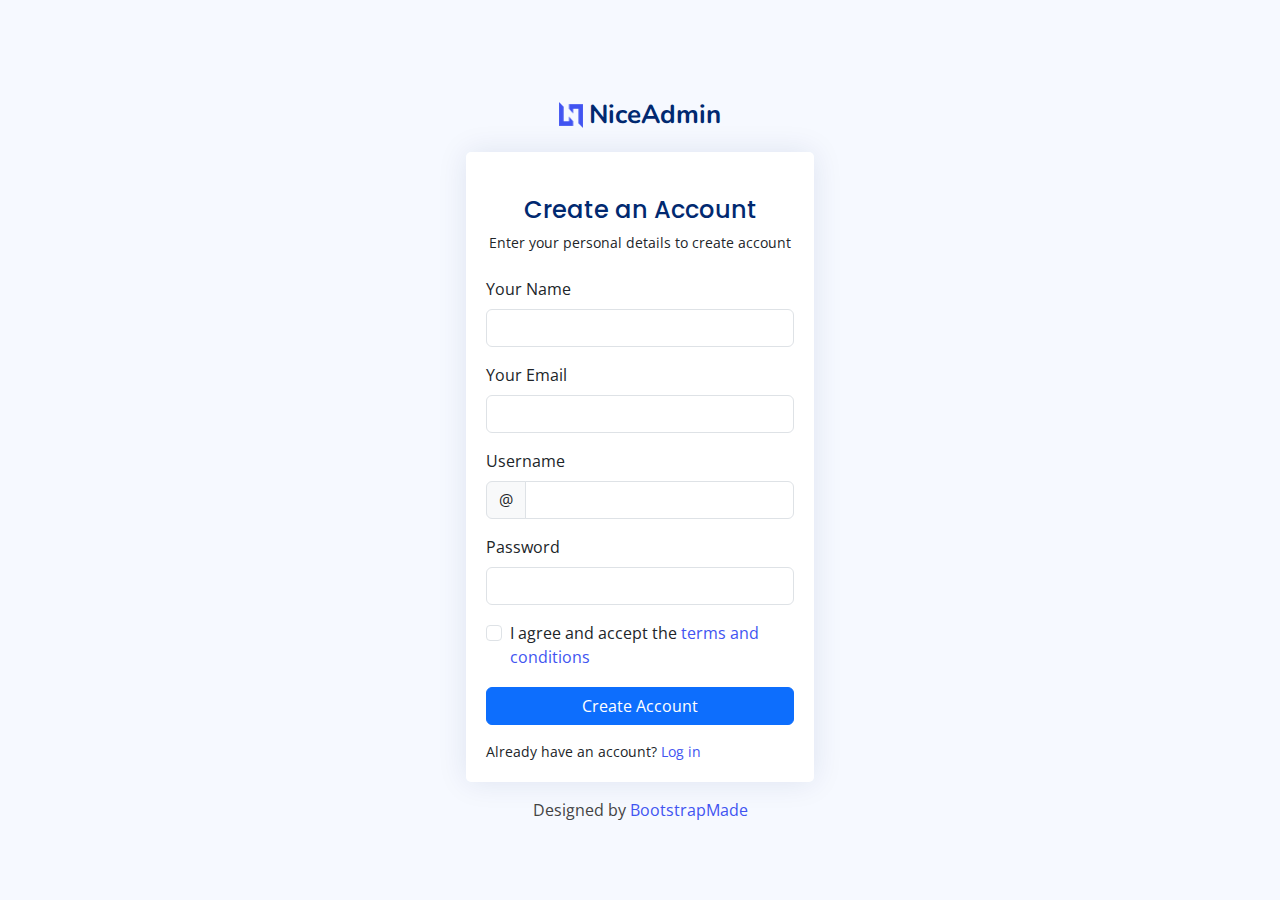
<file: pages-register.html>
<!DOCTYPE html>
<html lang="en">

<head>
  <meta charset="utf-8">
  <meta content="width=device-width, initial-scale=1.0" name="viewport">

  <title>Pages / Register - NiceAdmin Bootstrap Template</title>
  <meta content="" name="description">
  <meta content="" name="keywords">

  <!-- Favicons -->
  <link href="assets/img/favicon.png" rel="icon">
  <link href="assets/img/apple-touch-icon.png" rel="apple-touch-icon">

  <!-- Google Fonts -->
  <link href="https://fonts.gstatic.com" rel="preconnect">
  <link href="https://fonts.googleapis.com/css?family=Open+Sans:300,300i,400,400i,600,600i,700,700i|Nunito:300,300i,400,400i,600,600i,700,700i|Poppins:300,300i,400,400i,500,500i,600,600i,700,700i" rel="stylesheet">

  <!-- Vendor CSS Files -->
  <link href="assets/vendor/bootstrap/css/bootstrap.min.css" rel="stylesheet">
  <link href="assets/vendor/bootstrap-icons/bootstrap-icons.css" rel="stylesheet">
  <link href="assets/vendor/boxicons/css/boxicons.min.css" rel="stylesheet">
  <link href="assets/vendor/quill/quill.snow.css" rel="stylesheet">
  <link href="assets/vendor/quill/quill.bubble.css" rel="stylesheet">
  <link href="assets/vendor/remixicon/remixicon.css" rel="stylesheet">
  <link href="assets/vendor/simple-datatables/style.css" rel="stylesheet">

  <!-- Template Main CSS File -->
  <link href="assets/css/style.css" rel="stylesheet">

  <!-- =======================================================
  * Template Name: NiceAdmin
  * Template URL: https://bootstrapmade.com/nice-admin-bootstrap-admin-html-template/
  * Updated: Apr 20 2024 with Bootstrap v5.3.3
  * Author: BootstrapMade.com
  * License: https://bootstrapmade.com/license/
  ======================================================== -->
</head>

<body>

  <main>
    <div class="container">

      <section class="section register min-vh-100 d-flex flex-column align-items-center justify-content-center py-4">
        <div class="container">
          <div class="row justify-content-center">
            <div class="col-lg-4 col-md-6 d-flex flex-column align-items-center justify-content-center">

              <div class="d-flex justify-content-center py-4">
                <a href="index.html" class="logo d-flex align-items-center w-auto">
                  <img src="assets/img/logo.png" alt="">
                  <span class="d-none d-lg-block">NiceAdmin</span>
                </a>
              </div><!-- End Logo -->

              <div class="card mb-3">

                <div class="card-body">

                  <div class="pt-4 pb-2">
                    <h5 class="card-title text-center pb-0 fs-4">Create an Account</h5>
                    <p class="text-center small">Enter your personal details to create account</p>
                  </div>

                  <form class="row g-3 needs-validation" novalidate>
                    <div class="col-12">
                      <label for="yourName" class="form-label">Your Name</label>
                      <input type="text" name="name" class="form-control" id="yourName" required>
                      <div class="invalid-feedback">Please, enter your name!</div>
                    </div>

                    <div class="col-12">
                      <label for="yourEmail" class="form-label">Your Email</label>
                      <input type="email" name="email" class="form-control" id="yourEmail" required>
                      <div class="invalid-feedback">Please enter a valid Email adddress!</div>
                    </div>

                    <div class="col-12">
                      <label for="yourUsername" class="form-label">Username</label>
                      <div class="input-group has-validation">
                        <span class="input-group-text" id="inputGroupPrepend">@</span>
                        <input type="text" name="username" class="form-control" id="yourUsername" required>
                        <div class="invalid-feedback">Please choose a username.</div>
                      </div>
                    </div>

                    <div class="col-12">
                      <label for="yourPassword" class="form-label">Password</label>
                      <input type="password" name="password" class="form-control" id="yourPassword" required>
                      <div class="invalid-feedback">Please enter your password!</div>
                    </div>

                    <div class="col-12">
                      <div class="form-check">
                        <input class="form-check-input" name="terms" type="checkbox" value="" id="acceptTerms" required>
                        <label class="form-check-label" for="acceptTerms">I agree and accept the <a href="#">terms and conditions</a></label>
                        <div class="invalid-feedback">You must agree before submitting.</div>
                      </div>
                    </div>
                    <div class="col-12">
                      <button class="btn btn-primary w-100" type="submit">Create Account</button>
                    </div>
                    <div class="col-12">
                      <p class="small mb-0">Already have an account? <a href="pages-login.html">Log in</a></p>
                    </div>
                  </form>

                </div>
              </div>

              <div class="credits">
                <!-- All the links in the footer should remain intact. -->
                <!-- You can delete the links only if you purchased the pro version. -->
                <!-- Licensing information: https://bootstrapmade.com/license/ -->
                <!-- Purchase the pro version with working PHP/AJAX contact form: https://bootstrapmade.com/nice-admin-bootstrap-admin-html-template/ -->
                Designed by <a href="https://bootstrapmade.com/">BootstrapMade</a>
              </div>

            </div>
          </div>
        </div>

      </section>

    </div>
  </main><!-- End #main -->

  <a href="#" class="back-to-top d-flex align-items-center justify-content-center"><i class="bi bi-arrow-up-short"></i></a>

  <!-- Vendor JS Files -->
  <script src="assets/vendor/apexcharts/apexcharts.min.js"></script>
  <script src="assets/vendor/bootstrap/js/bootstrap.bundle.min.js"></script>
  <script src="assets/vendor/chart.js/chart.umd.js"></script>
  <script src="assets/vendor/echarts/echarts.min.js"></script>
  <script src="assets/vendor/quill/quill.js"></script>
  <script src="assets/vendor/simple-datatables/simple-datatables.js"></script>
  <script src="assets/vendor/tinymce/tinymce.min.js"></script>
  <script src="assets/vendor/php-email-form/validate.js"></script>

  <!-- Template Main JS File -->
  <script src="assets/js/main.js"></script>

</body>

</html>
</file>
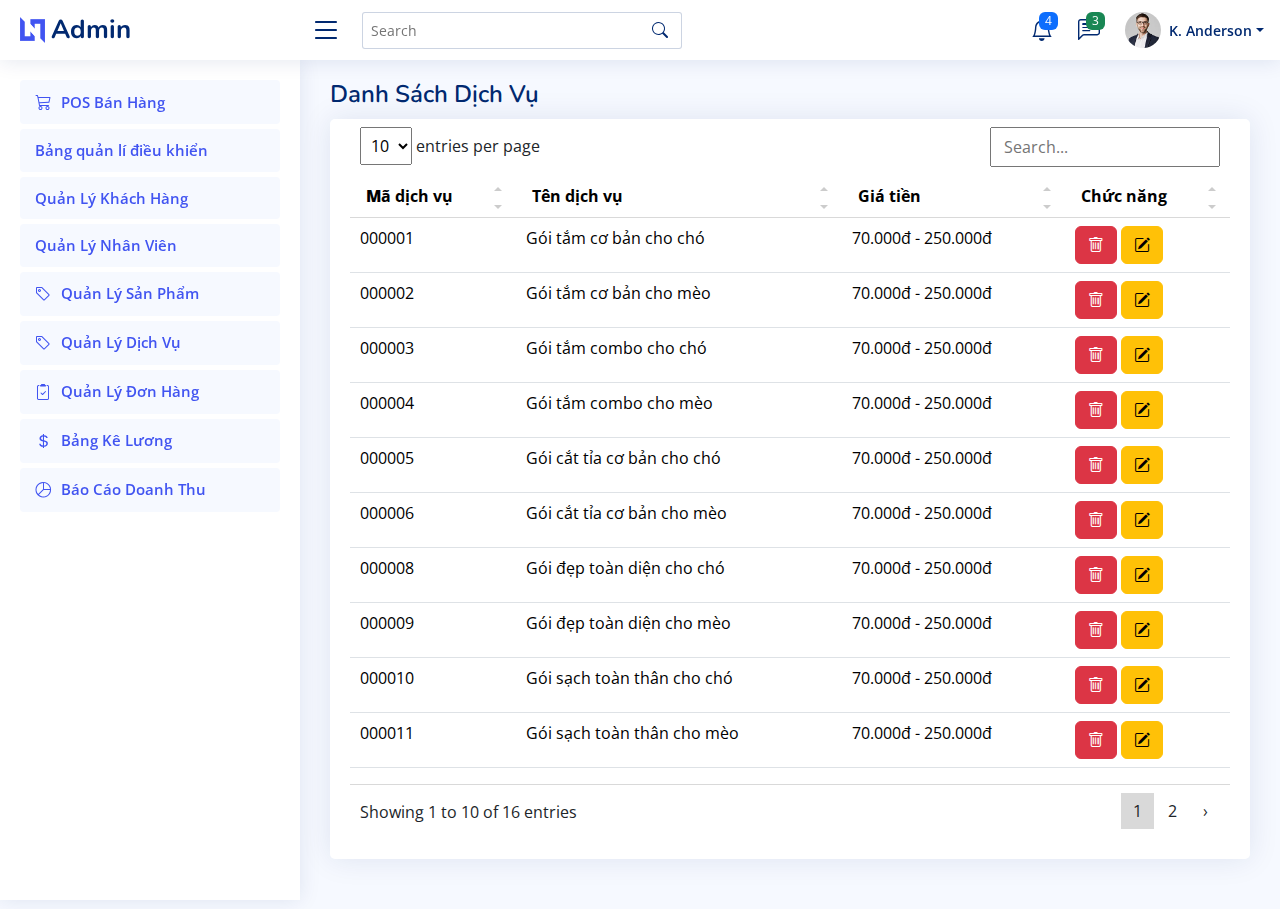
<file: Quanlydichvu.html>
<!DOCTYPE html>
<html lang="en">

<head>
  <meta charset="utf-8">
  <meta content="width=device-width, initial-scale=1.0" name="viewport">

  <title>Tables / Data - NiceAdmin Bootstrap Template</title>
  <meta content="" name="description">
  <meta content="" name="keywords">

  <!-- Favicons -->
  <link href="assets/img/favicon.png" rel="icon">
  <link href="assets/img/apple-touch-icon.png" rel="apple-touch-icon">

  <!-- Google Fonts -->
  <link href="https://fonts.gstatic.com" rel="preconnect">
  <link href="https://fonts.googleapis.com/css?family=Open+Sans:300,300i,400,400i,600,600i,700,700i|Nunito:300,300i,400,400i,600,600i,700,700i|Poppins:300,300i,400,400i,500,500i,600,600i,700,700i" rel="stylesheet">

  <!-- Vendor CSS Files -->
  <link href="assets/vendor/bootstrap/css/bootstrap.min.css" rel="stylesheet">
  <link href="assets/vendor/bootstrap-icons/bootstrap-icons.css" rel="stylesheet">
  <link href="assets/vendor/boxicons/css/boxicons.min.css" rel="stylesheet">
  <link href="assets/vendor/quill/quill.snow.css" rel="stylesheet">
  <link href="assets/vendor/quill/quill.bubble.css" rel="stylesheet">
  <link href="assets/vendor/remixicon/remixicon.css" rel="stylesheet">
  <link href="assets/vendor/simple-datatables/style.css" rel="stylesheet">

  <!-- Template Main CSS File -->
  <link href="assets/css/style.css" rel="stylesheet">

  <!-- =======================================================
  * Template Name: NiceAdmin
  * Template URL: https://bootstrapmade.com/nice-admin-bootstrap-admin-html-template/
  * Updated: Apr 20 2024 with Bootstrap v5.3.3
  * Author: BootstrapMade.com
  * License: https://bootstrapmade.com/license/
  ======================================================== -->
</head>

<body>

  <!-- ======= Header ======= -->
  <header id="header" class="header fixed-top d-flex align-items-center">

    <div class="d-flex align-items-center justify-content-between">
      <a href="index.html" class="logo d-flex align-items-center">
        <img src="assets/img/logo.png" alt="">
        <span class="d-none d-lg-block">Admin</span>
      </a>
      <i class="bi bi-list toggle-sidebar-btn"></i>
    </div><!-- End Logo -->

    <div class="search-bar">
      <form class="search-form d-flex align-items-center" method="POST" action="#">
        <input type="text" name="query" placeholder="Search" title="Enter search keyword">
        <button type="submit" title="Search"><i class="bi bi-search"></i></button>
      </form>
    </div><!-- End Search Bar -->

    <nav class="header-nav ms-auto">
      <ul class="d-flex align-items-center">

        <li class="nav-item d-block d-lg-none">
          <a class="nav-link nav-icon search-bar-toggle " href="#">
            <i class="bi bi-search"></i>
          </a>
        </li><!-- End Search Icon-->

        <li class="nav-item dropdown">

          <a class="nav-link nav-icon" href="#" data-bs-toggle="dropdown">
            <i class="bi bi-bell"></i>
            <span class="badge bg-primary badge-number">4</span>
          </a><!-- End Notification Icon -->

          <ul class="dropdown-menu dropdown-menu-end dropdown-menu-arrow notifications">
            <li class="dropdown-header">
              Bạn có 4 thông báo mới
              <a href="#"><span class="badge rounded-pill bg-primary p-2 ms-2">Xem tất cả</span></a>
            </li>
            <li>
              <hr class="dropdown-divider">
            </li>

            <li class="notification-item">
              <i class="bi bi-exclamation-circle text-warning"></i>
              <div>
                <h4>Quản lí</h4>
                <p>Tấn chôm tiền đi bắn bi-a</p>
                <p>30 phút trước</p>
              </div>
            </li>

            <li>
              <hr class="dropdown-divider">
            </li>

            <li class="notification-item">
              <i class="bi bi-x-circle text-danger"></i>
              <div>
                <h4>Cảnh báo</h4>
                <p>Có 4 nhân viên đến muộn hôm nay</p>
                <p>1 giờ trước</p>
              </div>
            </li>

            <li>
              <hr class="dropdown-divider">
            </li>

            <li class="notification-item">
              <i class="bi bi-check-circle text-success"></i>
              <div>
                <h4>Thông báo</h4>
                <p>Quyết định sa thải đồng chí Tấn</p>
                <p>2 giờ trước</p>
              </div>
            </li>

            <li>
              <hr class="dropdown-divider">
            </li>

            <li class="notification-item">
              <i class="bi bi-info-circle text-primary"></i>
              <div>
                <h4>Thông báo</h4>
                <p>Tấn dẫn các bác sĩ đi trộm chó</p>
                <p>4 giờ trước</p>
              </div>
            </li>

            <li>
              <hr class="dropdown-divider">
            </li>
            <li class="dropdown-footer">
              <a href="#">Xem tất cả thông báo</a>
            </li>

          </ul><!-- End Notification Dropdown Items -->

        </li><!-- End Notification Nav -->

        <li class="nav-item dropdown">

          <a class="nav-link nav-icon" href="#" data-bs-toggle="dropdown">
            <i class="bi bi-chat-left-text"></i>
            <span class="badge bg-success badge-number">3</span>
          </a><!-- End Messages Icon -->

          <ul class="dropdown-menu dropdown-menu-end dropdown-menu-arrow messages">
            <li class="dropdown-header">
              Bạn có 3 thông báo
              <a href="#"><span class="badge rounded-pill bg-primary p-2 ms-2">Xem tất cả</span></a>
            </li>
            <li>
              <hr class="dropdown-divider">
            </li>

            <li class="message-item">
              <a href="#">
                <img src="assets/img/messages-1.jpg" alt="" class="rounded-circle">
                <div>
                  <h4>Tấn</h4>
                  <p>Nay xin nghỉ nhé</p>
                  <p>4 giờ trước</p>
                </div>
              </a>
            </li>
            <li>
              <hr class="dropdown-divider">
            </li>

            <li class="message-item">
              <a href="#">
                <img src="assets/img/messages-2.jpg" alt="" class="rounded-circle">
                <div>
                  <h4>Nam</h4>
                  <p>Tấn xin cho tôi nghỉ rồi nhé</p>
                  <p>6 giờ trước</p>
                </div>
              </a>
            </li>
            <li>
              <hr class="dropdown-divider">
            </li>

            <li class="message-item">
              <a href="#">
                <img src="assets/img/messages-3.jpg" alt="" class="rounded-circle">
                <div>
                  <h4>Khang</h4>
                  <p>Đơn sa thải đồng chí Tấn đến đâu rồi</p>
                  <p>8 giờ trước</p>
                </div>
              </a>
            </li>
            <li>
              <hr class="dropdown-divider">
            </li>

            <li class="dropdown-footer">
              <a href="#">Hiển thị tất cả tin nhắn</a>
            </li>

          </ul><!-- End Messages Dropdown Items -->

        </li><!-- End Messages Nav -->

        <li class="nav-item dropdown pe-3">

          <a class="nav-link nav-profile d-flex align-items-center pe-0" href="#" data-bs-toggle="dropdown">
            <img src="assets/img/profile-img.jpg" alt="Profile" class="rounded-circle">
            <span class="d-none d-md-block dropdown-toggle ps-2">K. Anderson</span>
          </a><!-- End Profile Iamge Icon -->

          <ul class="dropdown-menu dropdown-menu-end dropdown-menu-arrow profile">
            <li class="dropdown-header">
              <h6>Kevin Anderson</h6>
              <span>Web Designer</span>
            </li>
            <li>
              <hr class="dropdown-divider">
            </li>

            <li>
              <a class="dropdown-item d-flex align-items-center" href="users-profile.html">
                <i class="bi bi-person"></i>
                <span>My Profile</span>
              </a>
            </li>
            <li>
              <hr class="dropdown-divider">
            </li>

            <li>
              <a class="dropdown-item d-flex align-items-center" href="users-profile.html">
                <i class="bi bi-gear"></i>
                <span>Account Settings</span>
              </a>
            </li>
            <li>
              <hr class="dropdown-divider">
            </li>

            

            <li>
              <a class="dropdown-item d-flex align-items-center" href="#">
                <i class="bi bi-box-arrow-right"></i>
                <span>Sign Out</span>
              </a>
            </li>

          </ul><!-- End Profile Dropdown Items -->
        </li><!-- End Profile Nav -->

      </ul>
    </nav><!-- End Icons Navigation -->

  </header><!-- End Header -->

  <!-- ======= Sidebar ======= -->
  <aside id="sidebar" class="sidebar">

    <ul class="sidebar-nav" id="sidebar-nav">

      <li class="nav-item">
        <a class="nav-link " href="index.html">
          <i class="bi bi-cart3"></i>
          <span>POS Bán Hàng</span>
        </a>
      </li>

      <li class="nav-item">
        <a class="nav-link " href="#">
          <!-- icon -->
          <span>Bảng quản lí điều khiển</span>
        </a>
      </li>

      <li class="nav-item">
        <a class="nav-link " href="#">
          
          <span>Quản Lý Khách Hàng</span>
        </a>
      </li>

      <li class="nav-item">
        <a class="nav-link " href="#">
          <!-- icon -->
          <span>Quản Lý Nhân Viên</span>
        </a>
      </li>

      <li class="nav-item">
        <a class="nav-link " href="#">
          <i class="bi bi-tag"></i>
          <span>Quản Lý Sản Phẩm</span>
        </a>
      </li>

      <li class="nav-item">
        <a class="nav-link " href="QuanLyDichVu.html">
          <i class="bi bi-tag"></i>
          <span>Quản Lý Dịch Vụ</span>
        </a>
      </li>

      <li class="nav-item">
        <a class="nav-link " href="QuanLyDonHang.html">
          <i class="bi bi-clipboard2-check"></i>
          <span>Quản Lý Đơn Hàng</span>
        </a>
      </li>

      <li class="nav-item">
        <a class="nav-link " href="BangKeLuong.html">
          <i class="bi bi-currency-dollar"></i>
          <span>Bảng Kê Lương</span>
        </a>
      </li>
      <li class="nav-item">
        <a class="nav-link " href="QuanLyDoanhThu.html">
          <i class="bi bi-pie-chart"></i>
          <span>Báo Cáo Doanh Thu</span>
        </a>
      </li>

    </ul>

  </aside><!-- End Sidebar-->

  <main id="main" class="main">

    <div class="pagetitle">
      <h1>Danh Sách Dịch Vụ</h1>
      
    </div><!-- End Page Title -->

    <section class="section">
      <div class="row">
        <div class="col-lg-12">

          <div class="card">
            <div class="card-body">
              
              <!-- Table with stripped rows -->
              <table class="table datatable">
                <thead>
                  <tr>
                    <th>
                      <b>M</b>ã dịch vụ
                    </th>         
                    <th>Tên dịch vụ </th>
                    <th>Giá tiền</th>
                    <th>Chức năng</th>
                  </tr>
                </thead>
                <tbody>
                  <tr>
                    <td>000001</td>
                    <td>Gói tắm cơ bản cho chó</td>
                    <td>70.000đ - 250.000đ</td>                   
                    <td>
                      <button class="btn btn-danger"><i class="bi bi-trash"></i></button>
                      <button class="btn btn-warning"><i class="bi bi-pencil-square"></i></button>                     
                    </td>
                  </tr>
                  <tr>
                    <td>000002</td>
                    <td>Gói tắm cơ bản cho mèo</td>
                    <td>70.000đ - 250.000đ</td>                   
                    <td>
                      <button class="btn btn-danger"><i class="bi bi-trash"></i></button>
                      <button class="btn btn-warning"><i class="bi bi-pencil-square"></i></button>                     
                    </td>
                  </tr><tr>
                    <td>000003</td>
                    <td>Gói tắm combo cho chó</td>
                    <td>70.000đ - 250.000đ</td>                   
                    <td>
                      <button class="btn btn-danger"><i class="bi bi-trash"></i></button>
                      <button class="btn btn-warning"><i class="bi bi-pencil-square"></i></button>                     
                    </td>
                  </tr><tr>
                    <td>000004</td>
                    <td>Gói tắm combo cho mèo</td>
                    <td>70.000đ - 250.000đ</td>                   
                    <td>
                      <button class="btn btn-danger"><i class="bi bi-trash"></i></button>
                      <button class="btn btn-warning"><i class="bi bi-pencil-square"></i></button>                     
                    </td>
                  </tr><tr>
                    <td>000005</td>
                    <td>Gói cắt tỉa cơ bản cho chó</td>
                    <td>70.000đ - 250.000đ</td>                   
                    <td>
                      <button class="btn btn-danger"><i class="bi bi-trash"></i></button>
                      <button class="btn btn-warning"><i class="bi bi-pencil-square"></i></button>                     
                    </td>
                  </tr><tr>
                    <td>000006</td>
                    <td>Gói cắt tỉa cơ bản cho mèo</td>
                    <td>70.000đ - 250.000đ</td>                   
                    <td>
                      <button class="btn btn-danger"><i class="bi bi-trash"></i></button>
                      <button class="btn btn-warning"><i class="bi bi-pencil-square"></i></button>                     
                    </td>
                  </tr><tr>
                    <td>000008</td>
                    <td>Gói đẹp toàn diện cho chó</td>
                    <td>70.000đ - 250.000đ</td>                   
                    <td>
                      <button class="btn btn-danger"><i class="bi bi-trash"></i></button>
                      <button class="btn btn-warning"><i class="bi bi-pencil-square"></i></button>                     
                    </td>
                  </tr><tr>
                    <td>000009</td>
                    <td>Gói đẹp toàn diện cho mèo</td>
                    <td>70.000đ - 250.000đ</td>                   
                    <td>
                      <button class="btn btn-danger"><i class="bi bi-trash"></i></button>
                      <button class="btn btn-warning"><i class="bi bi-pencil-square"></i></button>                     
                    </td>
                  </tr><tr>
                    <td>000010</td>
                    <td>Gói sạch toàn thân cho chó</td>
                    <td>70.000đ - 250.000đ</td>                   
                    <td>
                      <button class="btn btn-danger"><i class="bi bi-trash"></i></button>
                      <button class="btn btn-warning"><i class="bi bi-pencil-square"></i></button>                     
                    </td>
                  </tr><tr>
                    <td>000011</td>
                    <td>Gói sạch toàn thân cho mèo</td>
                    <td>70.000đ - 250.000đ</td>                   
                    <td>
                      <button class="btn btn-danger"><i class="bi bi-trash"></i></button>
                      <button class="btn btn-warning"><i class="bi bi-pencil-square"></i></button>                     
                    </td>
                  </tr><tr>
                    <td>000012</td>
                    <td>Gói vệ sinh tai cho chó</td>
                    <td>70.000đ - 250.000đ</td>                   
                    <td>
                      <button class="btn btn-danger"><i class="bi bi-trash"></i></button>
                      <button class="btn btn-warning"><i class="bi bi-pencil-square"></i></button>                     
                    </td>
                  </tr><tr>
                    <td>000013</td>
                    <td>Gói vệ sinh tai cho mèo</td>
                    <td>70.000đ - 250.000đ</td>                   
                    <td>
                      <button class="btn btn-danger"><i class="bi bi-trash"></i></button>
                      <button class="btn btn-warning"><i class="bi bi-pencil-square"></i></button>                     
                    </td>
                  </tr><tr>
                    <td>000014</td>
                    <td>Gói triệt sản cho chó đực</td>
                    <td>70.000đ - 250.000đ</td>                   
                    <td>
                      <button class="btn btn-danger"><i class="bi bi-trash"></i></button>
                      <button class="btn btn-warning"><i class="bi bi-pencil-square"></i></button>                     
                    </td>
                  </tr><tr>
                    <td>000015</td>
                    <td>Gói triệt sản cho chó cái</td>
                    <td>70.000đ - 250.000đ</td>                   
                    <td>
                      <button class="btn btn-danger"><i class="bi bi-trash"></i></button>
                      <button class="btn btn-warning"><i class="bi bi-pencil-square"></i></button>                     
                    </td>
                  </tr><tr>
                    <td>000016</td>
                    <td>Gói triệt sản cho mèo cái</td>
                    <td>70.000đ - 250.000đ</td>                   
                    <td>
                      <button class="btn btn-danger"><i class="bi bi-trash"></i></button>
                      <button class="btn btn-warning"><i class="bi bi-pencil-square"></i></button>                     
                    </td>
                  </tr><tr>
                    <td>000017</td>
                    <td>Gói triệt sản cho mèo đực</td>
                    <td>70.000đ - 250.000đ</td>                   
                    <td>
                      <button class="btn btn-danger"><i class="bi bi-trash"></i></button>
                      <button class="btn btn-warning"><i class="bi bi-pencil-square"></i></button>                     
                    </td>
                 
                </tbody>
              </table>
              <!-- End Table with stripped rows -->

            </div>
          </div>

        </div>
      </div>
    </section>

  </main><!-- End #main -->

  <!-- ======= Footer ======= -->
  

  <a href="#" class="back-to-top d-flex align-items-center justify-content-center"><i class="bi bi-arrow-up-short"></i></a>

  <!-- Vendor JS Files -->
  <script src="assets/vendor/apexcharts/apexcharts.min.js"></script>
  <script src="assets/vendor/bootstrap/js/bootstrap.bundle.min.js"></script>
  <script src="assets/vendor/chart.js/chart.umd.js"></script>
  <script src="assets/vendor/echarts/echarts.min.js"></script>
  <script src="assets/vendor/quill/quill.js"></script>
  <script src="assets/vendor/simple-datatables/simple-datatables.js"></script>
  <script src="assets/vendor/tinymce/tinymce.min.js"></script>
  <script src="assets/vendor/php-email-form/validate.js"></script>

  <!-- Template Main JS File -->
  <script src="assets/js/main.js"></script>

</body>

</html>
</file>
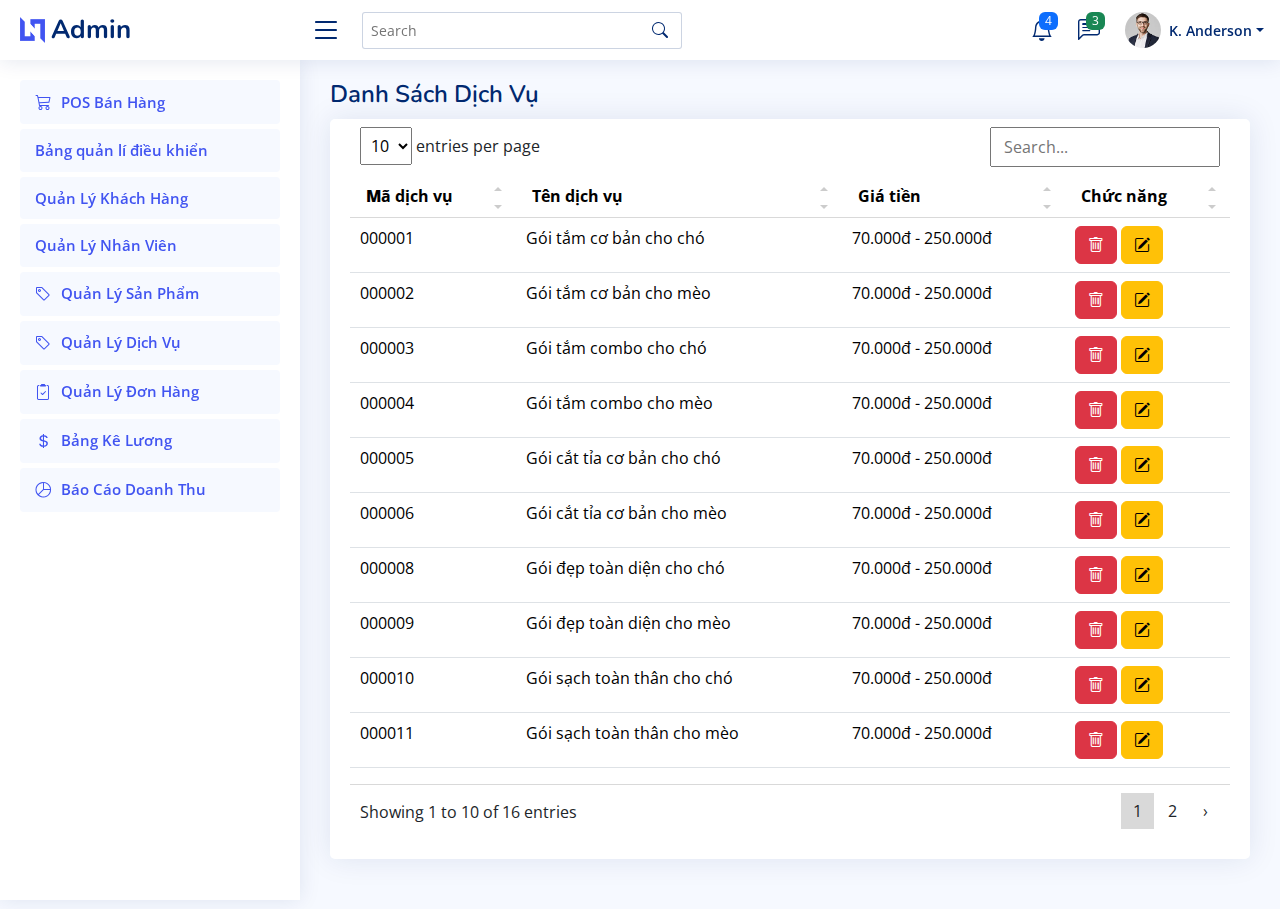
<file: QuanLyDichVu.html>
<!DOCTYPE html>
<html lang="en">

<head>
  <meta charset="utf-8">
  <meta content="width=device-width, initial-scale=1.0" name="viewport">

  <title>Tables / Data - NiceAdmin Bootstrap Template</title>
  <meta content="" name="description">
  <meta content="" name="keywords">

  <!-- Favicons -->
  <link href="assets/img/favicon.png" rel="icon">
  <link href="assets/img/apple-touch-icon.png" rel="apple-touch-icon">

  <!-- Google Fonts -->
  <link href="https://fonts.gstatic.com" rel="preconnect">
  <link href="https://fonts.googleapis.com/css?family=Open+Sans:300,300i,400,400i,600,600i,700,700i|Nunito:300,300i,400,400i,600,600i,700,700i|Poppins:300,300i,400,400i,500,500i,600,600i,700,700i" rel="stylesheet">

  <!-- Vendor CSS Files -->
  <link href="assets/vendor/bootstrap/css/bootstrap.min.css" rel="stylesheet">
  <link href="assets/vendor/bootstrap-icons/bootstrap-icons.css" rel="stylesheet">
  <link href="assets/vendor/boxicons/css/boxicons.min.css" rel="stylesheet">
  <link href="assets/vendor/quill/quill.snow.css" rel="stylesheet">
  <link href="assets/vendor/quill/quill.bubble.css" rel="stylesheet">
  <link href="assets/vendor/remixicon/remixicon.css" rel="stylesheet">
  <link href="assets/vendor/simple-datatables/style.css" rel="stylesheet">

  <!-- Template Main CSS File -->
  <link href="assets/css/style.css" rel="stylesheet">

  <!-- =======================================================
  * Template Name: NiceAdmin
  * Template URL: https://bootstrapmade.com/nice-admin-bootstrap-admin-html-template/
  * Updated: Apr 20 2024 with Bootstrap v5.3.3
  * Author: BootstrapMade.com
  * License: https://bootstrapmade.com/license/
  ======================================================== -->
</head>

<body>

  <!-- ======= Header ======= -->
  <header id="header" class="header fixed-top d-flex align-items-center">

    <div class="d-flex align-items-center justify-content-between">
      <a href="index.html" class="logo d-flex align-items-center">
        <img src="assets/img/logo.png" alt="">
        <span class="d-none d-lg-block">Admin</span>
      </a>
      <i class="bi bi-list toggle-sidebar-btn"></i>
    </div><!-- End Logo -->

    <div class="search-bar">
      <form class="search-form d-flex align-items-center" method="POST" action="#">
        <input type="text" name="query" placeholder="Search" title="Enter search keyword">
        <button type="submit" title="Search"><i class="bi bi-search"></i></button>
      </form>
    </div><!-- End Search Bar -->

    <nav class="header-nav ms-auto">
      <ul class="d-flex align-items-center">

        <li class="nav-item d-block d-lg-none">
          <a class="nav-link nav-icon search-bar-toggle " href="#">
            <i class="bi bi-search"></i>
          </a>
        </li><!-- End Search Icon-->

        <li class="nav-item dropdown">

          <a class="nav-link nav-icon" href="#" data-bs-toggle="dropdown">
            <i class="bi bi-bell"></i>
            <span class="badge bg-primary badge-number">4</span>
          </a><!-- End Notification Icon -->

          <ul class="dropdown-menu dropdown-menu-end dropdown-menu-arrow notifications">
            <li class="dropdown-header">
              Bạn có 4 thông báo mới
              <a href="#"><span class="badge rounded-pill bg-primary p-2 ms-2">Xem tất cả</span></a>
            </li>
            <li>
              <hr class="dropdown-divider">
            </li>

            <li class="notification-item">
              <i class="bi bi-exclamation-circle text-warning"></i>
              <div>
                <h4>Lorem Ipsum</h4>
                <p>Quae dolorem earum veritatis oditseno</p>
                <p>30 min. ago</p>
              </div>
            </li>

            <li>
              <hr class="dropdown-divider">
            </li>

            <li class="notification-item">
              <i class="bi bi-x-circle text-danger"></i>
              <div>
                <h4>Atque rerum nesciunt</h4>
                <p>Quae dolorem earum veritatis oditseno</p>
                <p>1 hr. ago</p>
              </div>
            </li>

            <li>
              <hr class="dropdown-divider">
            </li>

            <li class="notification-item">
              <i class="bi bi-check-circle text-success"></i>
              <div>
                <h4>Sit rerum fuga</h4>
                <p>Quae dolorem earum veritatis oditseno</p>
                <p>2 hrs. ago</p>
              </div>
            </li>

            <li>
              <hr class="dropdown-divider">
            </li>

            <li class="notification-item">
              <i class="bi bi-info-circle text-primary"></i>
              <div>
                <h4>Dicta reprehenderit</h4>
                <p>Quae dolorem earum veritatis oditseno</p>
                <p>4 hrs. ago</p>
              </div>
            </li>

            <li>
              <hr class="dropdown-divider">
            </li>
            <li class="dropdown-footer">
              <a href="#">Hiển thị tất cả thông báo</a>
            </li>

          </ul><!-- End Notification Dropdown Items -->

        </li><!-- End Notification Nav -->

        <li class="nav-item dropdown">

          <a class="nav-link nav-icon" href="#" data-bs-toggle="dropdown">
            <i class="bi bi-chat-left-text"></i>
            <span class="badge bg-success badge-number">3</span>
          </a><!-- End Messages Icon -->

          <ul class="dropdown-menu dropdown-menu-end dropdown-menu-arrow messages">
            <li class="dropdown-header">
              Bạn có 3 tin nhắn mới
              <a href="#"><span class="badge rounded-pill bg-primary p-2 ms-2">x</span></a>
            </li>
            <li>
              <hr class="dropdown-divider">
            </li>

            <li class="message-item">
              <a href="#">
                <img src="assets/img/messages-1.jpg" alt="" class="rounded-circle">
                <div>
                  <h4>Maria Hudson</h4>
                  <p>Velit asperiores et ducimus soluta repudiandae labore officia est ut...</p>
                  <p>4 hrs. ago</p>
                </div>
              </a>
            </li>
            <li>
              <hr class="dropdown-divider">
            </li>

            <li class="message-item">
              <a href="#">
                <img src="assets/img/messages-2.jpg" alt="" class="rounded-circle">
                <div>
                  <h4>Anna Nelson</h4>
                  <p>Velit asperiores et ducimus soluta repudiandae labore officia est ut...</p>
                  <p>6 hrs. ago</p>
                </div>
              </a>
            </li>
            <li>
              <hr class="dropdown-divider">
            </li>

            <li class="message-item">
              <a href="#">
                <img src="assets/img/messages-3.jpg" alt="" class="rounded-circle">
                <div>
                  <h4>David Muldon</h4>
                  <p>Velit asperiores et ducimus soluta repudiandae labore officia est ut...</p>
                  <p>8 hrs. ago</p>
                </div>
              </a>
            </li>
            <li>
              <hr class="dropdown-divider">
            </li>

            <li class="dropdown-footer">
              <a href="#">Hiện thị tất cả tin nhắn</a>
            </li>

          </ul><!-- End Messages Dropdown Items -->

        </li><!-- End Messages Nav -->

        <li class="nav-item dropdown pe-3">

          <a class="nav-link nav-profile d-flex align-items-center pe-0" href="#" data-bs-toggle="dropdown">
            <img src="assets/img/profile-img.jpg" alt="Profile" class="rounded-circle">
            <span class="d-none d-md-block dropdown-toggle ps-2">K. Anderson</span>
          </a><!-- End Profile Iamge Icon -->

          <ul class="dropdown-menu dropdown-menu-end dropdown-menu-arrow profile">
            <li class="dropdown-header">
              <h6>Kevin Anderson</h6>
              <span>Web Designer</span>
            </li>
            <li>
              <hr class="dropdown-divider">
            </li>

            <li>
              <a class="dropdown-item d-flex align-items-center" href="users-profile.html">
                <i class="bi bi-person"></i>
                <span>My Profile</span>
              </a>
            </li>
            <li>
              <hr class="dropdown-divider">
            </li>

            <li>
              <a class="dropdown-item d-flex align-items-center" href="users-profile.html">
                <i class="bi bi-gear"></i>
                <span>Account Settings</span>
              </a>
            </li>
            <li>
              <hr class="dropdown-divider">
            </li>

            <li>
              <a class="dropdown-item d-flex align-items-center" href="pages-faq.html">
                <i class="bi bi-question-circle"></i>
                <span>Need Help?</span>
              </a>
            </li>
            <li>
              <hr class="dropdown-divider">
            </li>

            <li>
              <a class="dropdown-item d-flex align-items-center" href="#">
                <i class="bi bi-box-arrow-right"></i>
                <span>Sign Out</span>
              </a>
            </li>

          </ul><!-- End Profile Dropdown Items -->
        </li><!-- End Profile Nav -->

      </ul>
    </nav><!-- End Icons Navigation -->

  </header><!-- End Header -->

  <!-- ======= Sidebar ======= -->
  <aside id="sidebar" class="sidebar">

    <ul class="sidebar-nav" id="sidebar-nav">

      <li class="nav-item">
        <a class="nav-link " href="index.html">
          <i class="bi bi-cart3"></i>
          <span>POS Bán Hàng</span>
        </a>
      </li>

      <li class="nav-item">
        <a class="nav-link " href="#">
          <!-- icon -->
          <span>Bảng quản lí điều khiển</span>
        </a>
      </li>

      <li class="nav-item">
        <a class="nav-link " href="#">
          
          <span>Quản Lý Khách Hàng</span>
        </a>
      </li>

      <li class="nav-item">
        <a class="nav-link " href="#">
          <!-- icon -->
          <span>Quản Lý Nhân Viên</span>
        </a>
      </li>

      <li class="nav-item">
        <a class="nav-link " href="#">
          <i class="bi bi-tag"></i>
          <span>Quản Lý Sản Phẩm</span>
        </a>
      </li>

      <li class="nav-item">
        <a class="nav-link " href="QuanLyDichVu.html">
          <i class="bi bi-tag"></i>
          <span>Quản Lý Dịch Vụ</span>
        </a>
      </li>

      <li class="nav-item">
        <a class="nav-link " href="QuanLyDonHang.html">
          <i class="bi bi-clipboard2-check"></i>
          <span>Quản Lý Đơn Hàng</span>
        </a>
      </li>

      <li class="nav-item">
        <a class="nav-link " href="BangKeLuong.html">
          <i class="bi bi-currency-dollar"></i>
          <span>Bảng Kê Lương</span>
        </a>
      </li>
      <li class="nav-item">
        <a class="nav-link " href="QuanLyDoanhThu.html">
          <i class="bi bi-pie-chart"></i>
          <span>Báo Cáo Doanh Thu</span>
        </a>
      </li>

    </ul>

  </aside><!-- End Sidebar-->

  <main id="main" class="main">

    <div class="pagetitle">
      <h1>Danh Sách Dịch Vụ</h1>
      
    </div><!-- End Page Title -->

    <section class="section">
      <div class="row">
        <div class="col-lg-12">

          <div class="card">
            <div class="card-body">
              
              <!-- Table with stripped rows -->
              <table class="table datatable">
                <thead>
                  <tr>
                    <th>
                      <b>M</b>ã dịch vụ
                    </th>         
                    <th>Tên dịch vụ </th>
                    <th>Giá tiền</th>
                    <th>Chức năng</th>
                  </tr>
                </thead>
                <tbody>
                  <tr>
                    <td>000001</td>
                    <td>Gói tắm cơ bản cho chó</td>
                    <td>70.000đ - 250.000đ</td>                   
                    <td>
                      <button class="btn btn-danger"><i class="bi bi-trash"></i></button>
                      <button class="btn btn-warning"><i class="bi bi-pencil-square"></i></button>                     
                    </td>
                  </tr>
                  <tr>
                    <td>000002</td>
                    <td>Gói tắm cơ bản cho mèo</td>
                    <td>70.000đ - 250.000đ</td>                   
                    <td>
                      <button class="btn btn-danger"><i class="bi bi-trash"></i></button>
                      <button class="btn btn-warning"><i class="bi bi-pencil-square"></i></button>                     
                    </td>
                  </tr><tr>
                    <td>000003</td>
                    <td>Gói tắm combo cho chó</td>
                    <td>70.000đ - 250.000đ</td>                   
                    <td>
                      <button class="btn btn-danger"><i class="bi bi-trash"></i></button>
                      <button class="btn btn-warning"><i class="bi bi-pencil-square"></i></button>                     
                    </td>
                  </tr><tr>
                    <td>000004</td>
                    <td>Gói tắm combo cho mèo</td>
                    <td>70.000đ - 250.000đ</td>                   
                    <td>
                      <button class="btn btn-danger"><i class="bi bi-trash"></i></button>
                      <button class="btn btn-warning"><i class="bi bi-pencil-square"></i></button>                     
                    </td>
                  </tr><tr>
                    <td>000005</td>
                    <td>Gói cắt tỉa cơ bản cho chó</td>
                    <td>70.000đ - 250.000đ</td>                   
                    <td>
                      <button class="btn btn-danger"><i class="bi bi-trash"></i></button>
                      <button class="btn btn-warning"><i class="bi bi-pencil-square"></i></button>                     
                    </td>
                  </tr><tr>
                    <td>000006</td>
                    <td>Gói cắt tỉa cơ bản cho mèo</td>
                    <td>70.000đ - 250.000đ</td>                   
                    <td>
                      <button class="btn btn-danger"><i class="bi bi-trash"></i></button>
                      <button class="btn btn-warning"><i class="bi bi-pencil-square"></i></button>                     
                    </td>
                  </tr><tr>
                    <td>000008</td>
                    <td>Gói đẹp toàn diện cho chó</td>
                    <td>70.000đ - 250.000đ</td>                   
                    <td>
                      <button class="btn btn-danger"><i class="bi bi-trash"></i></button>
                      <button class="btn btn-warning"><i class="bi bi-pencil-square"></i></button>                     
                    </td>
                  </tr><tr>
                    <td>000009</td>
                    <td>Gói đẹp toàn diện cho mèo</td>
                    <td>70.000đ - 250.000đ</td>                   
                    <td>
                      <button class="btn btn-danger"><i class="bi bi-trash"></i></button>
                      <button class="btn btn-warning"><i class="bi bi-pencil-square"></i></button>                     
                    </td>
                  </tr><tr>
                    <td>000010</td>
                    <td>Gói sạch toàn thân cho chó</td>
                    <td>70.000đ - 250.000đ</td>                   
                    <td>
                      <button class="btn btn-danger"><i class="bi bi-trash"></i></button>
                      <button class="btn btn-warning"><i class="bi bi-pencil-square"></i></button>                     
                    </td>
                  </tr><tr>
                    <td>000011</td>
                    <td>Gói sạch toàn thân cho mèo</td>
                    <td>70.000đ - 250.000đ</td>                   
                    <td>
                      <button class="btn btn-danger"><i class="bi bi-trash"></i></button>
                      <button class="btn btn-warning"><i class="bi bi-pencil-square"></i></button>                     
                    </td>
                  </tr><tr>
                    <td>000012</td>
                    <td>Gói vệ sinh tai cho chó</td>
                    <td>70.000đ - 250.000đ</td>                   
                    <td>
                      <button class="btn btn-danger"><i class="bi bi-trash"></i></button>
                      <button class="btn btn-warning"><i class="bi bi-pencil-square"></i></button>                     
                    </td>
                  </tr><tr>
                    <td>000013</td>
                    <td>Gói vệ sinh tai cho mèo</td>
                    <td>70.000đ - 250.000đ</td>                   
                    <td>
                      <button class="btn btn-danger"><i class="bi bi-trash"></i></button>
                      <button class="btn btn-warning"><i class="bi bi-pencil-square"></i></button>                     
                    </td>
                  </tr><tr>
                    <td>000014</td>
                    <td>Gói triệt sản cho chó đực</td>
                    <td>70.000đ - 250.000đ</td>                   
                    <td>
                      <button class="btn btn-danger"><i class="bi bi-trash"></i></button>
                      <button class="btn btn-warning"><i class="bi bi-pencil-square"></i></button>                     
                    </td>
                  </tr><tr>
                    <td>000015</td>
                    <td>Gói triệt sản cho chó cái</td>
                    <td>70.000đ - 250.000đ</td>                   
                    <td>
                      <button class="btn btn-danger"><i class="bi bi-trash"></i></button>
                      <button class="btn btn-warning"><i class="bi bi-pencil-square"></i></button>                     
                    </td>
                  </tr><tr>
                    <td>000016</td>
                    <td>Gói triệt sản cho mèo cái</td>
                    <td>70.000đ - 250.000đ</td>                   
                    <td>
                      <button class="btn btn-danger"><i class="bi bi-trash"></i></button>
                      <button class="btn btn-warning"><i class="bi bi-pencil-square"></i></button>                     
                    </td>
                  </tr><tr>
                    <td>000017</td>
                    <td>Gói triệt sản cho mèo đực</td>
                    <td>70.000đ - 250.000đ</td>                   
                    <td>
                      <button class="btn btn-danger"><i class="bi bi-trash"></i></button>
                      <button class="btn btn-warning"><i class="bi bi-pencil-square"></i></button>                     
                    </td>
                 
                </tbody>
              </table>
              <!-- End Table with stripped rows -->

            </div>
          </div>

        </div>
      </div>
    </section>

  </main><!-- End #main -->

  <!-- ======= Footer ======= -->
  

  <a href="#" class="back-to-top d-flex align-items-center justify-content-center"><i class="bi bi-arrow-up-short"></i></a>

  <!-- Vendor JS Files -->
  <script src="assets/vendor/apexcharts/apexcharts.min.js"></script>
  <script src="assets/vendor/bootstrap/js/bootstrap.bundle.min.js"></script>
  <script src="assets/vendor/chart.js/chart.umd.js"></script>
  <script src="assets/vendor/echarts/echarts.min.js"></script>
  <script src="assets/vendor/quill/quill.js"></script>
  <script src="assets/vendor/simple-datatables/simple-datatables.js"></script>
  <script src="assets/vendor/tinymce/tinymce.min.js"></script>
  <script src="assets/vendor/php-email-form/validate.js"></script>

  <!-- Template Main JS File -->
  <script src="assets/js/main.js"></script>

</body>

</html>
</file>
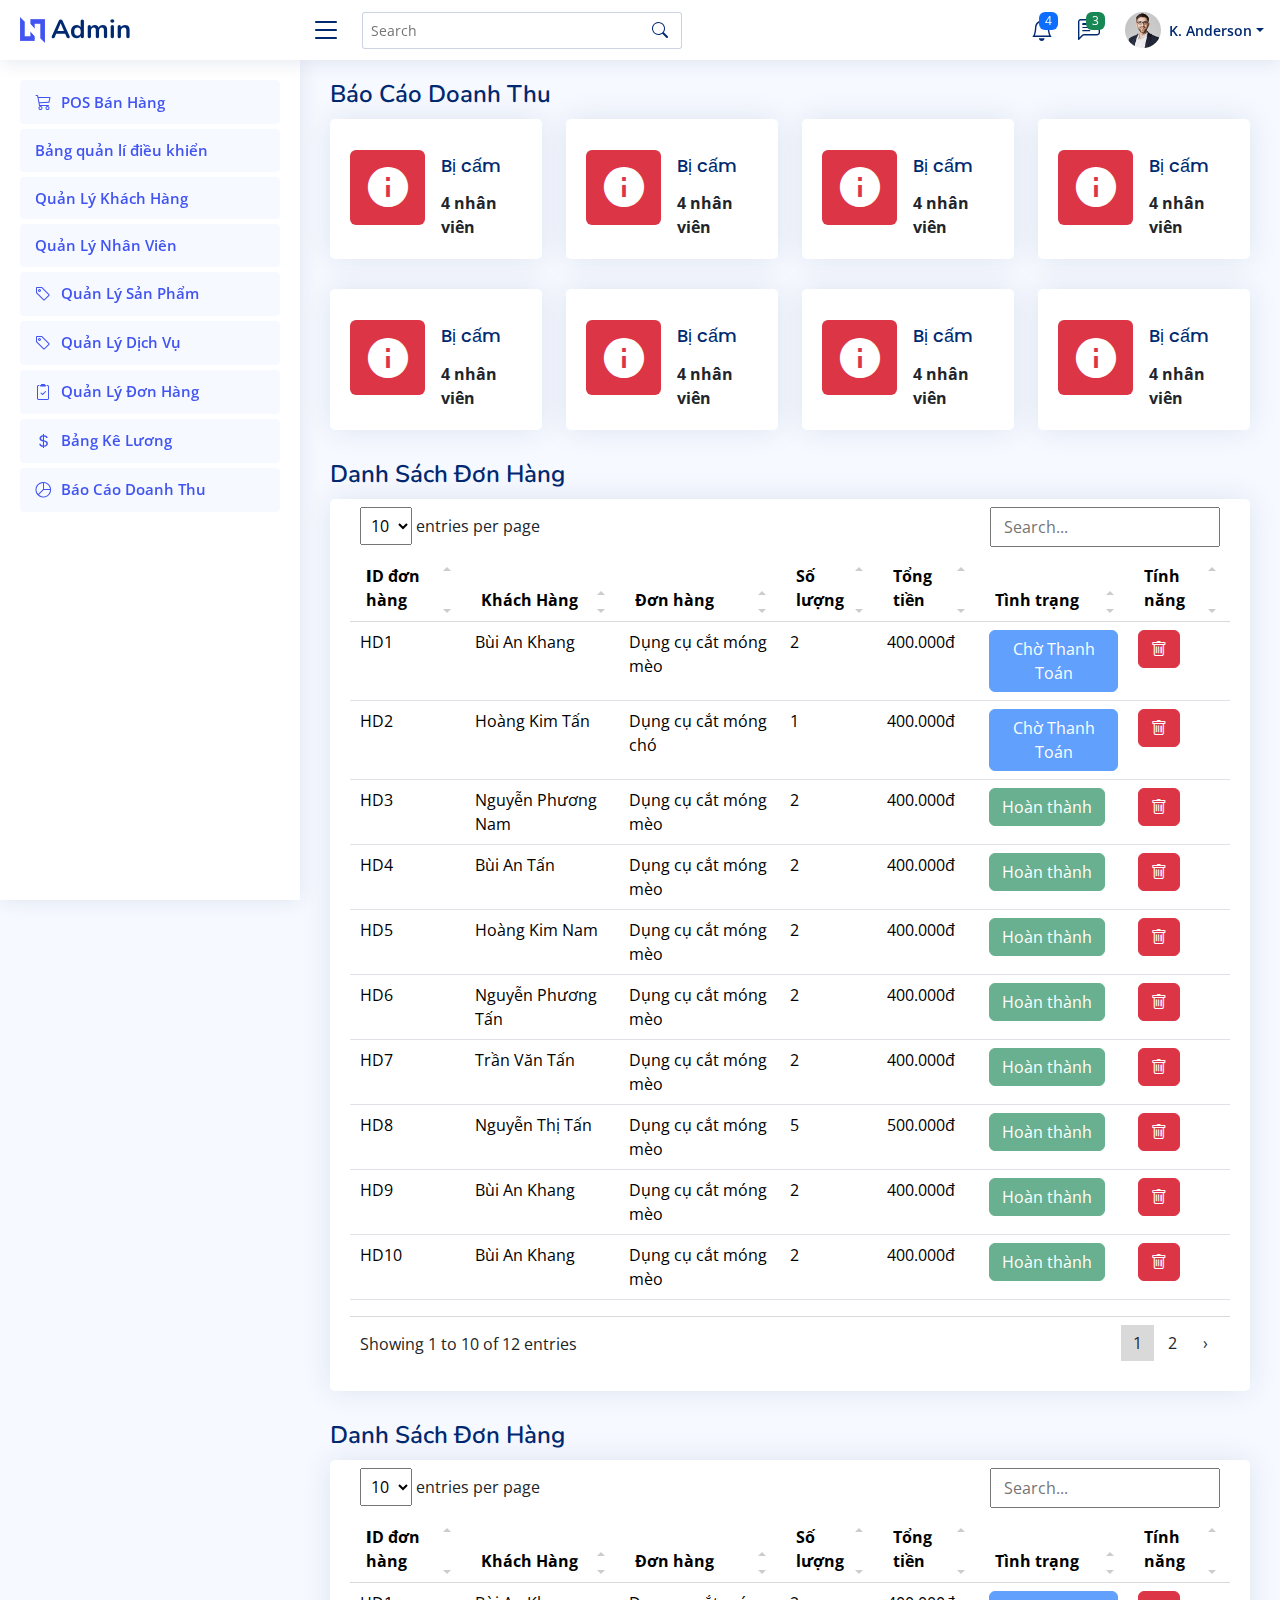
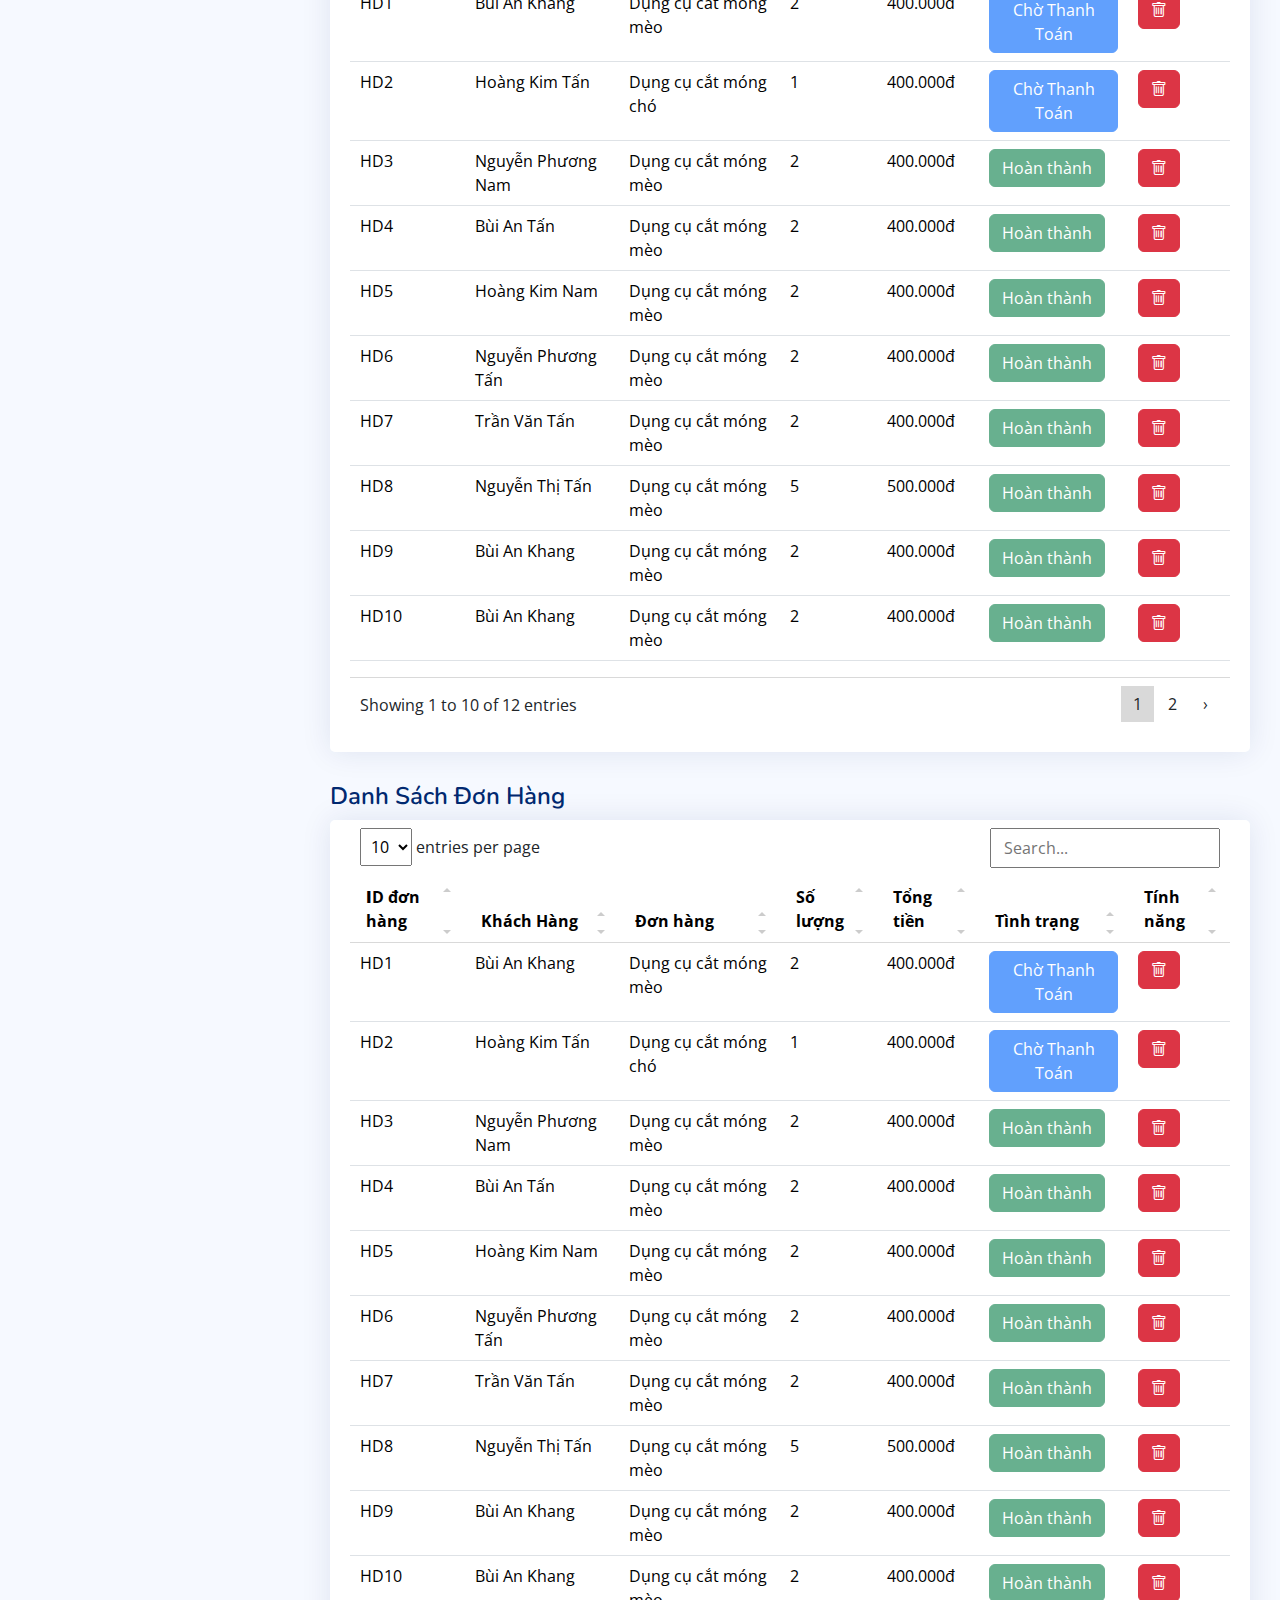
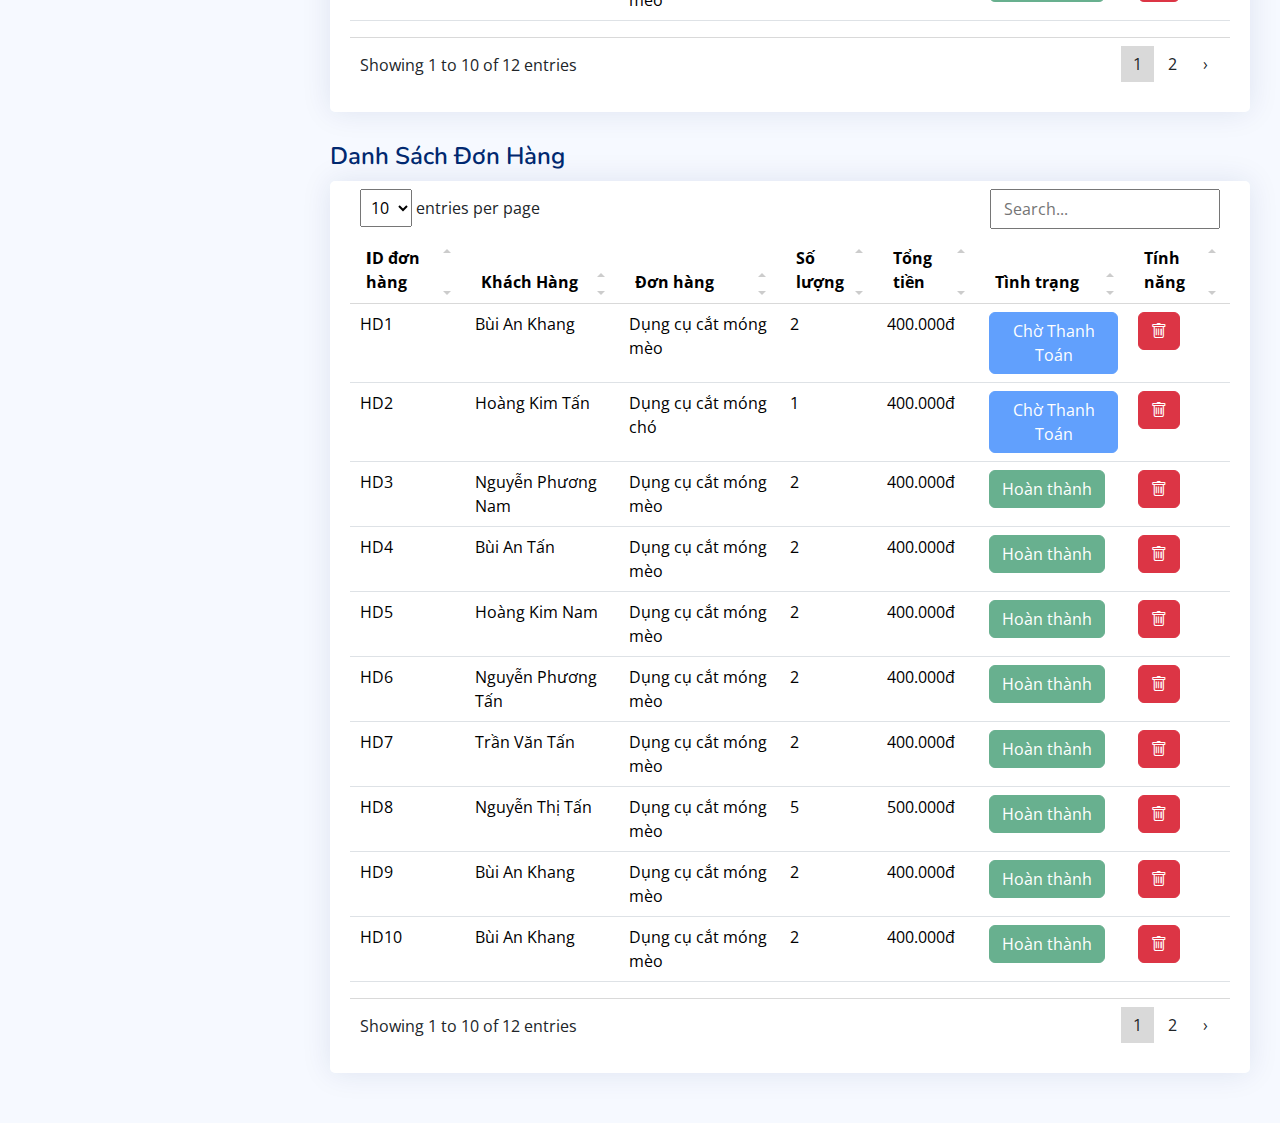
<file: QuanLyDoanhThu.html>
<!DOCTYPE html>
<html lang="en">

<head>
  <meta charset="utf-8">
  <meta content="width=device-width, initial-scale=1.0" name="viewport">

  <title>Tables / Data - NiceAdmin Bootstrap Template</title>
  <meta content="" name="description">
  <meta content="" name="keywords">

  <!-- Favicons -->
  <link href="assets/img/favicon.png" rel="icon">
  <link href="assets/img/apple-touch-icon.png" rel="apple-touch-icon">

  <!-- Google Fonts -->
  <link href="https://fonts.gstatic.com" rel="preconnect">
  <link href="https://fonts.googleapis.com/css?family=Open+Sans:300,300i,400,400i,600,600i,700,700i|Nunito:300,300i,400,400i,600,600i,700,700i|Poppins:300,300i,400,400i,500,500i,600,600i,700,700i" rel="stylesheet">

  <!-- Vendor CSS Files -->
  <link href="assets/vendor/bootstrap/css/bootstrap.min.css" rel="stylesheet">
  <link href="assets/vendor/bootstrap-icons/bootstrap-icons.css" rel="stylesheet">
  <link href="assets/vendor/boxicons/css/boxicons.min.css" rel="stylesheet">
  <link href="assets/vendor/quill/quill.snow.css" rel="stylesheet">
  <link href="assets/vendor/quill/quill.bubble.css" rel="stylesheet">
  <link href="assets/vendor/remixicon/remixicon.css" rel="stylesheet">
  <link href="assets/vendor/simple-datatables/style.css" rel="stylesheet">

  <!-- Template Main CSS File -->
  <link href="assets/css/style.css" rel="stylesheet">

  <!-- =======================================================
  * Template Name: NiceAdmin
  * Template URL: https://bootstrapmade.com/nice-admin-bootstrap-admin-html-template/
  * Updated: Apr 20 2024 with Bootstrap v5.3.3
  * Author: BootstrapMade.com
  * License: https://bootstrapmade.com/license/
  ======================================================== -->
</head>

<body>

  <!-- ======= Header ======= -->
  <header id="header" class="header fixed-top d-flex align-items-center">

    <div class="d-flex align-items-center justify-content-between">
      <a href="index.html" class="logo d-flex align-items-center">
        <img src="assets/img/logo.png" alt="">
        <span class="d-none d-lg-block">Admin</span>
      </a>
      <i class="bi bi-list toggle-sidebar-btn"></i>
    </div><!-- End Logo -->

    <div class="search-bar">
      <form class="search-form d-flex align-items-center" method="POST" action="#">
        <input type="text" name="query" placeholder="Search" title="Enter search keyword">
        <button type="submit" title="Search"><i class="bi bi-search"></i></button>
      </form>
    </div><!-- End Search Bar -->

    <nav class="header-nav ms-auto">
      <ul class="d-flex align-items-center">

        <li class="nav-item d-block d-lg-none">
          <a class="nav-link nav-icon search-bar-toggle " href="#">
            <i class="bi bi-search"></i>
          </a>
        </li><!-- End Search Icon-->

        <li class="nav-item dropdown">

          <a class="nav-link nav-icon" href="#" data-bs-toggle="dropdown">
            <i class="bi bi-bell"></i>
            <span class="badge bg-primary badge-number">4</span>
          </a><!-- End Notification Icon -->

          <ul class="dropdown-menu dropdown-menu-end dropdown-menu-arrow notifications">
            <li class="dropdown-header">
              Bạn có 4 thông báo mới
              <a href="#"><span class="badge rounded-pill bg-primary p-2 ms-2">Xem tất cả</span></a>
            </li>
            <li>
              <hr class="dropdown-divider">
            </li>

            <li class="notification-item">
              <i class="bi bi-exclamation-circle text-warning"></i>
              <div>
                <h4>Quản lí</h4>
                <p>Tấn chôm tiền đi bắn bi-a</p>
                <p>30 phút trước</p>
              </div>
            </li>

            <li>
              <hr class="dropdown-divider">
            </li>

            <li class="notification-item">
              <i class="bi bi-x-circle text-danger"></i>
              <div>
                <h4>Cảnh báo</h4>
                <p>Có 4 nhân viên đến muộn hôm nay</p>
                <p>1 giờ trước</p>
              </div>
            </li>

            <li>
              <hr class="dropdown-divider">
            </li>

            <li class="notification-item">
              <i class="bi bi-check-circle text-success"></i>
              <div>
                <h4>Thông báo</h4>
                <p>Quyết định sa thải đồng chí Tấn</p>
                <p>2 giờ trước</p>
              </div>
            </li>

            <li>
              <hr class="dropdown-divider">
            </li>

            <li class="notification-item">
              <i class="bi bi-info-circle text-primary"></i>
              <div>
                <h4>Thông báo</h4>
                <p>Tấn dẫn các bác sĩ đi trộm chó</p>
                <p>4 giờ trước</p>
              </div>
            </li>

            <li>
              <hr class="dropdown-divider">
            </li>
            <li class="dropdown-footer">
              <a href="#">Xem tất cả thông báo</a>
            </li>

          </ul><!-- End Notification Dropdown Items -->

        </li><!-- End Notification Nav -->

        <li class="nav-item dropdown">

          <a class="nav-link nav-icon" href="#" data-bs-toggle="dropdown">
            <i class="bi bi-chat-left-text"></i>
            <span class="badge bg-success badge-number">3</span>
          </a><!-- End Messages Icon -->

          <ul class="dropdown-menu dropdown-menu-end dropdown-menu-arrow messages">
            <li class="dropdown-header">
              Bạn có 3 thông báo
              <a href="#"><span class="badge rounded-pill bg-primary p-2 ms-2">Xem tất cả</span></a>
            </li>
            <li>
              <hr class="dropdown-divider">
            </li>

            <li class="message-item">
              <a href="#">
                <img src="assets/img/messages-1.jpg" alt="" class="rounded-circle">
                <div>
                  <h4>Tấn</h4>
                  <p>Nay xin nghỉ nhé</p>
                  <p>4 giờ trước</p>
                </div>
              </a>
            </li>
            <li>
              <hr class="dropdown-divider">
            </li>

            <li class="message-item">
              <a href="#">
                <img src="assets/img/messages-2.jpg" alt="" class="rounded-circle">
                <div>
                  <h4>Nam</h4>
                  <p>Tấn xin cho tôi nghỉ rồi nhé</p>
                  <p>6 giờ trước</p>
                </div>
              </a>
            </li>
            <li>
              <hr class="dropdown-divider">
            </li>

            <li class="message-item">
              <a href="#">
                <img src="assets/img/messages-3.jpg" alt="" class="rounded-circle">
                <div>
                  <h4>Khang</h4>
                  <p>Đơn sa thải đồng chí Tấn đến đâu rồi</p>
                  <p>8 giờ trước</p>
                </div>
              </a>
            </li>
            <li>
              <hr class="dropdown-divider">
            </li>

            <li class="dropdown-footer">
              <a href="#">Hiển thị tất cả tin nhắn</a>
            </li>

          </ul><!-- End Messages Dropdown Items -->

        </li><!-- End Messages Nav -->

        <li class="nav-item dropdown pe-3">

          <a class="nav-link nav-profile d-flex align-items-center pe-0" href="#" data-bs-toggle="dropdown">
            <img src="assets/img/profile-img.jpg" alt="Profile" class="rounded-circle">
            <span class="d-none d-md-block dropdown-toggle ps-2">K. Anderson</span>
          </a><!-- End Profile Iamge Icon -->

          <ul class="dropdown-menu dropdown-menu-end dropdown-menu-arrow profile">
            <li class="dropdown-header">
              <h6>Kevin Anderson</h6>
              <span>Web Designer</span>
            </li>
            <li>
              <hr class="dropdown-divider">
            </li>

            <li>
              <a class="dropdown-item d-flex align-items-center" href="users-profile.html">
                <i class="bi bi-person"></i>
                <span>My Profile</span>
              </a>
            </li>
            <li>
              <hr class="dropdown-divider">
            </li>

            <li>
              <a class="dropdown-item d-flex align-items-center" href="users-profile.html">
                <i class="bi bi-gear"></i>
                <span>Account Settings</span>
              </a>
            </li>
            <li>
              <hr class="dropdown-divider">
            </li>

            

            <li>
              <a class="dropdown-item d-flex align-items-center" href="#">
                <i class="bi bi-box-arrow-right"></i>
                <span>Sign Out</span>
              </a>
            </li>

          </ul><!-- End Profile Dropdown Items -->
        </li><!-- End Profile Nav -->

      </ul>
    </nav><!-- End Icons Navigation -->

  </header><!-- End Header -->

  <!-- ======= Sidebar ======= -->
  <aside id="sidebar" class="sidebar">

    <ul class="sidebar-nav" id="sidebar-nav">

      <li class="nav-item">
        <a class="nav-link " href="index.html">
          <i class="bi bi-cart3"></i>
          <span>POS Bán Hàng</span>
        </a>
      </li>

      <li class="nav-item">
        <a class="nav-link " href="#">
          <!-- icon -->
          <span>Bảng quản lí điều khiển</span>
        </a>
      </li>

      <li class="nav-item">
        <a class="nav-link " href="#">
          
          <span>Quản Lý Khách Hàng</span>
        </a>
      </li>

      <li class="nav-item">
        <a class="nav-link " href="#">
          <!-- icon -->
          <span>Quản Lý Nhân Viên</span>
        </a>
      </li>

      <li class="nav-item">
        <a class="nav-link " href="#">
          <i class="bi bi-tag"></i>
          <span>Quản Lý Sản Phẩm</span>
        </a>
      </li>

      <li class="nav-item">
        <a class="nav-link " href="QuanLyDichVu.html">
          <i class="bi bi-tag"></i>
          <span>Quản Lý Dịch Vụ</span>
        </a>
      </li>

      <li class="nav-item">
        <a class="nav-link " href="QuanLyDonHang.html">
          <i class="bi bi-clipboard2-check"></i>
          <span>Quản Lý Đơn Hàng</span>
        </a>
      </li>

      <li class="nav-item">
        <a class="nav-link " href="BangKeLuong.html">
          <i class="bi bi-currency-dollar"></i>
          <span>Bảng Kê Lương</span>
        </a>
      </li>
      <li class="nav-item">
        <a class="nav-link " href="QuanLyDoanhThu.html">
          <i class="bi bi-pie-chart"></i>
          <span>Báo Cáo Doanh Thu</span>
        </a>
      </li>

    </ul>

  </aside><!-- End Sidebar-->

  <main id="main" class="main">

    <div class="pagetitle">
      <h1>Báo Cáo Doanh Thu</h1>
      
    </div><!-- End Page Title -->
    <section class="section">
        <div class="row">
            <div class="col-md-6 col-lg-3">
                <div class="card">
                    <div class="card-body d-flex align-items-center pt-3">
                        <div class="bg-danger text-white p-3 rounded d-flex align-items-center justify-content-center" style="width: 75px; height: 75px;">
                            <i class='icon bx bxs-info-circle' style="font-size: 3rem;"></i>
                        </div>
                        <div class="ms-3">
                            <h4 class="card-title mb-0">Bị cấm</h4>
                            <p class="card-text"><b>4 nhân viên</b></p>
                        </div>
                    </div>
                </div>
            </div>
            <div class="col-md-6 col-lg-3">
                <div class="card">
                    <div class="card-body d-flex align-items-center pt-3">
                        <div class="bg-danger text-white p-3 rounded d-flex align-items-center justify-content-center" style="width: 75px; height: 75px;">
                            <i class='icon bx bxs-info-circle' style="font-size: 3rem;"></i>
                        </div>
                        <div class="ms-3">
                            <h4 class="card-title mb-0">Bị cấm</h4>
                            <p class="card-text"><b>4 nhân viên</b></p>
                        </div>
                    </div>
                </div>
            </div>
            <div class="col-md-6 col-lg-3">
                <div class="card">
                    <div class="card-body d-flex align-items-center pt-3">
                        <div class="bg-danger text-white p-3 rounded d-flex align-items-center justify-content-center" style="width: 75px; height: 75px;">
                            <i class='icon bx bxs-info-circle' style="font-size: 3rem;"></i>
                        </div>
                        <div class="ms-3">
                            <h4 class="card-title mb-0">Bị cấm</h4>
                            <p class="card-text"><b>4 nhân viên</b></p>
                        </div>
                    </div>
                </div>
            </div>
            <div class="col-md-6 col-lg-3">
                <div class="card">
                    <div class="card-body d-flex align-items-center pt-3">
                        <div class="bg-danger text-white p-3 rounded d-flex align-items-center justify-content-center" style="width: 75px; height: 75px;">
                            <i class='icon bx bxs-info-circle' style="font-size: 3rem;"></i>
                        </div>
                        <div class="ms-3">
                            <h4 class="card-title mb-0">Bị cấm</h4>
                            <p class="card-text"><b>4 nhân viên</b></p>
                        </div>
                    </div>
                </div>
            </div>
            <div class="col-md-6 col-lg-3">
                <div class="card">
                    <div class="card-body d-flex align-items-center pt-3">
                        <div class="bg-danger text-white p-3 rounded d-flex align-items-center justify-content-center" style="width: 75px; height: 75px;">
                            <i class='icon bx bxs-info-circle' style="font-size: 3rem;"></i>
                        </div>
                        <div class="ms-3">
                            <h4 class="card-title mb-0">Bị cấm</h4>
                            <p class="card-text"><b>4 nhân viên</b></p>
                        </div>
                    </div>
                </div>
            </div>
            <div class="col-md-6 col-lg-3">
                <div class="card">
                    <div class="card-body d-flex align-items-center pt-3">
                        <div class="bg-danger text-white p-3 rounded d-flex align-items-center justify-content-center" style="width: 75px; height: 75px;">
                            <i class='icon bx bxs-info-circle' style="font-size: 3rem;"></i>
                        </div>
                        <div class="ms-3">
                            <h4 class="card-title mb-0">Bị cấm</h4>
                            <p class="card-text"><b>4 nhân viên</b></p>
                        </div>
                    </div>
                </div>
            </div>
            <div class="col-md-6 col-lg-3">
                <div class="card">
                    <div class="card-body d-flex align-items-center pt-3">
                        <div class="bg-danger text-white p-3 rounded d-flex align-items-center justify-content-center" style="width: 75px; height: 75px;">
                            <i class='icon bx bxs-info-circle' style="font-size: 3rem;"></i>
                        </div>
                        <div class="ms-3">
                            <h4 class="card-title mb-0">Bị cấm</h4>
                            <p class="card-text"><b>4 nhân viên</b></p>
                        </div>
                    </div>
                </div>
            </div>
            <div class="col-md-6 col-lg-3">
                <div class="card">
                    <div class="card-body d-flex align-items-center pt-3">
                        <div class="bg-danger text-white p-3 rounded d-flex align-items-center justify-content-center" style="width: 75px; height: 75px;">
                            <i class='icon bx bxs-info-circle' style="font-size: 3rem;"></i>
                        </div>
                        <div class="ms-3">
                            <h4 class="card-title mb-0">Bị cấm</h4>
                            <p class="card-text"><b>4 nhân viên</b></p>
                        </div>
                    </div>
                </div>
            </div>
                
        </div>
    </section>

    

        <div class="pagetitle">
          <h1>Danh Sách Đơn Hàng</h1>
          
        </div><!-- End Page Title -->
    
        <section class="section">
          <div class="row">
            <div class="col-lg-12">
    
              <div class="card">
                <div class="card-body">
                  
                  <!-- Table with stripped rows -->
                  <table class="table datatable">
                    <thead>
                      <tr>
                        <th>
                          <b>I</b>D đơn hàng
                        </th>         
                        <th>Khách Hàng </th>
                        <th>Đơn hàng</th>
                        <th>Số lượng</th>
                        <th>Tổng tiền</th>
                        <th>Tình trạng</th>
                        <th>Tính năng</th>
                      </tr>
                    </thead>
                    <tbody>
                      <tr>
                        <td>HD1</td>
                        <td>Bùi An Khang</td>
                        <td>Dụng cụ cắt móng mèo</td>
                        <td>2</td>
                        <td>400.000đ</td>            
                        <td>
                          <button class="disabled btn btn-primary">Chờ Thanh Toán</button>
                        </td>       
                        <td>
                          <button class="btn btn-danger"><i class="bi bi-trash"></i></button>
                                             
                        </td>
                      </tr>
                      <tr>
                        <td>HD2</td>
                        <td>Hoàng Kim Tấn</td>
                        <td>Dụng cụ cắt móng chó</td>
                        <td>1</td>
                        <td>400.000đ</td>            
                        <td>
                          <button class="disabled btn btn-primary">Chờ Thanh Toán</button>
                        </td>       
                        <td>
                          <button class="btn btn-danger"><i class="bi bi-trash"></i></button>
                                             
                        </td>
                      </tr>
                      <tr>
                        <td>HD3</td>
                        <td>Nguyễn Phương Nam</td>
                        <td>Dụng cụ cắt móng mèo</td>
                        <td>2</td>
                        <td>400.000đ</td>            
                        <td>
                          <button class="disabled btn btn-success">Hoàn thành</button>
                        </td>       
                        <td>
                          <button class="btn btn-danger"><i class="bi bi-trash"></i></button>
                                             
                        </td>
                      </tr>
                      <tr>
                        <td>HD4</td>
                        <td>Bùi An Tấn</td>
                        <td>Dụng cụ cắt móng mèo</td>
                        <td>2</td>
                        <td>400.000đ</td>            
                        <td>
                          <button class="disabled btn btn-success">Hoàn thành</button>
                        </td>       
                        <td>
                          <button class="btn btn-danger"><i class="bi bi-trash"></i></button>
                                             
                        </td>
                      </tr>
                      <tr>
                        <td>HD5</td>
                        <td>Hoàng Kim Nam</td>
                        <td>Dụng cụ cắt móng mèo</td>
                        <td>2</td>
                        <td>400.000đ</td>            
                        <td>
                          <button class="disabled btn btn-success">Hoàn thành</button>
                        </td>       
                        <td>
                          <button class="btn btn-danger"><i class="bi bi-trash"></i></button>
                                             
                        </td>
                      </tr>
                      <tr>
                        <td>HD6</td>
                        <td>Nguyễn Phương Tấn</td>
                        <td>Dụng cụ cắt móng mèo</td>
                        <td>2</td>
                        <td>400.000đ</td>            
                        <td>
                          <button class="disabled btn btn-success">Hoàn thành</button>
                        </td>       
                        <td>
                          <button class="btn btn-danger"><i class="bi bi-trash"></i></button>
                                             
                        </td>
                      </tr>
                      <tr>
                        <td>HD7</td>
                        <td>Trần Văn Tấn</td>
                        <td>Dụng cụ cắt móng mèo</td>
                        <td>2</td>
                        <td>400.000đ</td>            
                        <td>
                          <button class="disabled btn btn-success">Hoàn thành</button>
                        </td>       
                        <td>
                          <button class="btn btn-danger"><i class="bi bi-trash"></i></button>
                                             
                        </td>
                      </tr>
                      <tr>
                        <td>HD8</td>
                        <td>Nguyễn Thị Tấn</td>
                        <td>Dụng cụ cắt móng mèo</td>
                        <td>5</td>
                        <td>500.000đ</td>            
                        <td>
                          <button class="disabled btn btn-success">Hoàn thành</button>
                        </td>       
                        <td>
                          <button class="btn btn-danger"><i class="bi bi-trash"></i></button>
                                             
                        </td>
                      </tr>
                      <tr>
                        <td>HD9</td>
                        <td>Bùi An Khang</td>
                        <td>Dụng cụ cắt móng mèo</td>
                        <td>2</td>
                        <td>400.000đ</td>            
                        <td>
                          <button class="disabled btn btn-success">Hoàn thành</button>
                        </td>       
                        <td>
                          <button class="btn btn-danger"><i class="bi bi-trash"></i></button>
                                             
                        </td>
                      </tr>
                      <tr>
                        <td>HD10</td>
                        <td>Bùi An Khang</td>
                        <td>Dụng cụ cắt móng mèo</td>
                        <td>2</td>
                        <td>400.000đ</td>            
                        <td>
                          <button class="disabled btn btn-success">Hoàn thành</button>
                        </td>       
                        <td>
                          <button class="btn btn-danger"><i class="bi bi-trash"></i></button>
                                             
                        </td>
                      </tr>
                      <tr>
                        <td>HD11</td>
                        <td>Bùi An Khang</td>
                        <td>Dụng cụ cắt móng mèo</td>
                        <td>2</td>
                        <td>400.000đ</td>            
                        <td>
                          <button class="disabled btn btn-success">Hoàn thành</button>
                        </td>       
                        <td>
                          <button class="btn btn-danger"><i class="bi bi-trash"></i></button>
                                             
                        </td>
                      </tr>
                      <tr>
                        <td>HD12</td>
                        <td>Bùi An Khang</td>
                        <td>Dụng cụ cắt móng mèo</td>
                        <td>2</td>
                        <td>400.000đ</td>            
                        <td>
                          <button class="disabled btn btn-primary">Chờ Thanh Toán</button>
                        </td>       
                        <td>
                          <button class="btn btn-danger"><i class="bi bi-trash"></i></button>
                                             
                        </td>
                      </tr>
                     
                    </tbody>
                  </table>
                  <!-- End Table with stripped rows -->
    
                </div>
              </div>
    
            </div>
          </div>
        </section>
    

        <div class="pagetitle">
            <h1>Danh Sách Đơn Hàng</h1>
            
          </div><!-- End Page Title -->
      
          <section class="section">
            <div class="row">
              <div class="col-lg-12">
      
                <div class="card">
                  <div class="card-body">
                    
                    <!-- Table with stripped rows -->
                    <table class="table datatable">
                      <thead>
                        <tr>
                          <th>
                            <b>I</b>D đơn hàng
                          </th>         
                          <th>Khách Hàng </th>
                          <th>Đơn hàng</th>
                          <th>Số lượng</th>
                          <th>Tổng tiền</th>
                          <th>Tình trạng</th>
                          <th>Tính năng</th>
                        </tr>
                      </thead>
                      <tbody>
                        <tr>
                          <td>HD1</td>
                          <td>Bùi An Khang</td>
                          <td>Dụng cụ cắt móng mèo</td>
                          <td>2</td>
                          <td>400.000đ</td>            
                          <td>
                            <button class="disabled btn btn-primary">Chờ Thanh Toán</button>
                          </td>       
                          <td>
                            <button class="btn btn-danger"><i class="bi bi-trash"></i></button>
                                               
                          </td>
                        </tr>
                        <tr>
                          <td>HD2</td>
                          <td>Hoàng Kim Tấn</td>
                          <td>Dụng cụ cắt móng chó</td>
                          <td>1</td>
                          <td>400.000đ</td>            
                          <td>
                            <button class="disabled btn btn-primary">Chờ Thanh Toán</button>
                          </td>       
                          <td>
                            <button class="btn btn-danger"><i class="bi bi-trash"></i></button>
                                               
                          </td>
                        </tr>
                        <tr>
                          <td>HD3</td>
                          <td>Nguyễn Phương Nam</td>
                          <td>Dụng cụ cắt móng mèo</td>
                          <td>2</td>
                          <td>400.000đ</td>            
                          <td>
                            <button class="disabled btn btn-success">Hoàn thành</button>
                          </td>       
                          <td>
                            <button class="btn btn-danger"><i class="bi bi-trash"></i></button>
                                               
                          </td>
                        </tr>
                        <tr>
                          <td>HD4</td>
                          <td>Bùi An Tấn</td>
                          <td>Dụng cụ cắt móng mèo</td>
                          <td>2</td>
                          <td>400.000đ</td>            
                          <td>
                            <button class="disabled btn btn-success">Hoàn thành</button>
                          </td>       
                          <td>
                            <button class="btn btn-danger"><i class="bi bi-trash"></i></button>
                                               
                          </td>
                        </tr>
                        <tr>
                          <td>HD5</td>
                          <td>Hoàng Kim Nam</td>
                          <td>Dụng cụ cắt móng mèo</td>
                          <td>2</td>
                          <td>400.000đ</td>            
                          <td>
                            <button class="disabled btn btn-success">Hoàn thành</button>
                          </td>       
                          <td>
                            <button class="btn btn-danger"><i class="bi bi-trash"></i></button>
                                               
                          </td>
                        </tr>
                        <tr>
                          <td>HD6</td>
                          <td>Nguyễn Phương Tấn</td>
                          <td>Dụng cụ cắt móng mèo</td>
                          <td>2</td>
                          <td>400.000đ</td>            
                          <td>
                            <button class="disabled btn btn-success">Hoàn thành</button>
                          </td>       
                          <td>
                            <button class="btn btn-danger"><i class="bi bi-trash"></i></button>
                                               
                          </td>
                        </tr>
                        <tr>
                          <td>HD7</td>
                          <td>Trần Văn Tấn</td>
                          <td>Dụng cụ cắt móng mèo</td>
                          <td>2</td>
                          <td>400.000đ</td>            
                          <td>
                            <button class="disabled btn btn-success">Hoàn thành</button>
                          </td>       
                          <td>
                            <button class="btn btn-danger"><i class="bi bi-trash"></i></button>
                                               
                          </td>
                        </tr>
                        <tr>
                          <td>HD8</td>
                          <td>Nguyễn Thị Tấn</td>
                          <td>Dụng cụ cắt móng mèo</td>
                          <td>5</td>
                          <td>500.000đ</td>            
                          <td>
                            <button class="disabled btn btn-success">Hoàn thành</button>
                          </td>       
                          <td>
                            <button class="btn btn-danger"><i class="bi bi-trash"></i></button>
                                               
                          </td>
                        </tr>
                        <tr>
                          <td>HD9</td>
                          <td>Bùi An Khang</td>
                          <td>Dụng cụ cắt móng mèo</td>
                          <td>2</td>
                          <td>400.000đ</td>            
                          <td>
                            <button class="disabled btn btn-success">Hoàn thành</button>
                          </td>       
                          <td>
                            <button class="btn btn-danger"><i class="bi bi-trash"></i></button>
                                               
                          </td>
                        </tr>
                        <tr>
                          <td>HD10</td>
                          <td>Bùi An Khang</td>
                          <td>Dụng cụ cắt móng mèo</td>
                          <td>2</td>
                          <td>400.000đ</td>            
                          <td>
                            <button class="disabled btn btn-success">Hoàn thành</button>
                          </td>       
                          <td>
                            <button class="btn btn-danger"><i class="bi bi-trash"></i></button>
                                               
                          </td>
                        </tr>
                        <tr>
                          <td>HD11</td>
                          <td>Bùi An Khang</td>
                          <td>Dụng cụ cắt móng mèo</td>
                          <td>2</td>
                          <td>400.000đ</td>            
                          <td>
                            <button class="disabled btn btn-success">Hoàn thành</button>
                          </td>       
                          <td>
                            <button class="btn btn-danger"><i class="bi bi-trash"></i></button>
                                               
                          </td>
                        </tr>
                        <tr>
                          <td>HD12</td>
                          <td>Bùi An Khang</td>
                          <td>Dụng cụ cắt móng mèo</td>
                          <td>2</td>
                          <td>400.000đ</td>            
                          <td>
                            <button class="disabled btn btn-primary">Chờ Thanh Toán</button>
                          </td>       
                          <td>
                            <button class="btn btn-danger"><i class="bi bi-trash"></i></button>
                                               
                          </td>
                        </tr>
                       
                      </tbody>
                    </table>
                    <!-- End Table with stripped rows -->
      
                  </div>
                </div>
      
              </div>
            </div>
          </section>


          <div class="pagetitle">
            <h1>Danh Sách Đơn Hàng</h1>
            
          </div><!-- End Page Title -->
      
          <section class="section">
            <div class="row">
              <div class="col-lg-12">
      
                <div class="card">
                  <div class="card-body">
                    
                    <!-- Table with stripped rows -->
                    <table class="table datatable">
                      <thead>
                        <tr>
                          <th>
                            <b>I</b>D đơn hàng
                          </th>         
                          <th>Khách Hàng </th>
                          <th>Đơn hàng</th>
                          <th>Số lượng</th>
                          <th>Tổng tiền</th>
                          <th>Tình trạng</th>
                          <th>Tính năng</th>
                        </tr>
                      </thead>
                      <tbody>
                        <tr>
                          <td>HD1</td>
                          <td>Bùi An Khang</td>
                          <td>Dụng cụ cắt móng mèo</td>
                          <td>2</td>
                          <td>400.000đ</td>            
                          <td>
                            <button class="disabled btn btn-primary">Chờ Thanh Toán</button>
                          </td>       
                          <td>
                            <button class="btn btn-danger"><i class="bi bi-trash"></i></button>
                                               
                          </td>
                        </tr>
                        <tr>
                          <td>HD2</td>
                          <td>Hoàng Kim Tấn</td>
                          <td>Dụng cụ cắt móng chó</td>
                          <td>1</td>
                          <td>400.000đ</td>            
                          <td>
                            <button class="disabled btn btn-primary">Chờ Thanh Toán</button>
                          </td>       
                          <td>
                            <button class="btn btn-danger"><i class="bi bi-trash"></i></button>
                                               
                          </td>
                        </tr>
                        <tr>
                          <td>HD3</td>
                          <td>Nguyễn Phương Nam</td>
                          <td>Dụng cụ cắt móng mèo</td>
                          <td>2</td>
                          <td>400.000đ</td>            
                          <td>
                            <button class="disabled btn btn-success">Hoàn thành</button>
                          </td>       
                          <td>
                            <button class="btn btn-danger"><i class="bi bi-trash"></i></button>
                                               
                          </td>
                        </tr>
                        <tr>
                          <td>HD4</td>
                          <td>Bùi An Tấn</td>
                          <td>Dụng cụ cắt móng mèo</td>
                          <td>2</td>
                          <td>400.000đ</td>            
                          <td>
                            <button class="disabled btn btn-success">Hoàn thành</button>
                          </td>       
                          <td>
                            <button class="btn btn-danger"><i class="bi bi-trash"></i></button>
                                               
                          </td>
                        </tr>
                        <tr>
                          <td>HD5</td>
                          <td>Hoàng Kim Nam</td>
                          <td>Dụng cụ cắt móng mèo</td>
                          <td>2</td>
                          <td>400.000đ</td>            
                          <td>
                            <button class="disabled btn btn-success">Hoàn thành</button>
                          </td>       
                          <td>
                            <button class="btn btn-danger"><i class="bi bi-trash"></i></button>
                                               
                          </td>
                        </tr>
                        <tr>
                          <td>HD6</td>
                          <td>Nguyễn Phương Tấn</td>
                          <td>Dụng cụ cắt móng mèo</td>
                          <td>2</td>
                          <td>400.000đ</td>            
                          <td>
                            <button class="disabled btn btn-success">Hoàn thành</button>
                          </td>       
                          <td>
                            <button class="btn btn-danger"><i class="bi bi-trash"></i></button>
                                               
                          </td>
                        </tr>
                        <tr>
                          <td>HD7</td>
                          <td>Trần Văn Tấn</td>
                          <td>Dụng cụ cắt móng mèo</td>
                          <td>2</td>
                          <td>400.000đ</td>            
                          <td>
                            <button class="disabled btn btn-success">Hoàn thành</button>
                          </td>       
                          <td>
                            <button class="btn btn-danger"><i class="bi bi-trash"></i></button>
                                               
                          </td>
                        </tr>
                        <tr>
                          <td>HD8</td>
                          <td>Nguyễn Thị Tấn</td>
                          <td>Dụng cụ cắt móng mèo</td>
                          <td>5</td>
                          <td>500.000đ</td>            
                          <td>
                            <button class="disabled btn btn-success">Hoàn thành</button>
                          </td>       
                          <td>
                            <button class="btn btn-danger"><i class="bi bi-trash"></i></button>
                                               
                          </td>
                        </tr>
                        <tr>
                          <td>HD9</td>
                          <td>Bùi An Khang</td>
                          <td>Dụng cụ cắt móng mèo</td>
                          <td>2</td>
                          <td>400.000đ</td>            
                          <td>
                            <button class="disabled btn btn-success">Hoàn thành</button>
                          </td>       
                          <td>
                            <button class="btn btn-danger"><i class="bi bi-trash"></i></button>
                                               
                          </td>
                        </tr>
                        <tr>
                          <td>HD10</td>
                          <td>Bùi An Khang</td>
                          <td>Dụng cụ cắt móng mèo</td>
                          <td>2</td>
                          <td>400.000đ</td>            
                          <td>
                            <button class="disabled btn btn-success">Hoàn thành</button>
                          </td>       
                          <td>
                            <button class="btn btn-danger"><i class="bi bi-trash"></i></button>
                                               
                          </td>
                        </tr>
                        <tr>
                          <td>HD11</td>
                          <td>Bùi An Khang</td>
                          <td>Dụng cụ cắt móng mèo</td>
                          <td>2</td>
                          <td>400.000đ</td>            
                          <td>
                            <button class="disabled btn btn-success">Hoàn thành</button>
                          </td>       
                          <td>
                            <button class="btn btn-danger"><i class="bi bi-trash"></i></button>
                                               
                          </td>
                        </tr>
                        <tr>
                          <td>HD12</td>
                          <td>Bùi An Khang</td>
                          <td>Dụng cụ cắt móng mèo</td>
                          <td>2</td>
                          <td>400.000đ</td>            
                          <td>
                            <button class="disabled btn btn-primary">Chờ Thanh Toán</button>
                          </td>       
                          <td>
                            <button class="btn btn-danger"><i class="bi bi-trash"></i></button>
                                               
                          </td>
                        </tr>
                       
                      </tbody>
                    </table>
                    <!-- End Table with stripped rows -->
      
                  </div>
                </div>
      
              </div>
            </div>
          </section>


          <div class="pagetitle">
            <h1>Danh Sách Đơn Hàng</h1>
            
          </div><!-- End Page Title -->
      
          <section class="section">
            <div class="row">
              <div class="col-lg-12">
      
                <div class="card">
                  <div class="card-body">
                    
                    <!-- Table with stripped rows -->
                    <table class="table datatable">
                      <thead>
                        <tr>
                          <th>
                            <b>I</b>D đơn hàng
                          </th>         
                          <th>Khách Hàng </th>
                          <th>Đơn hàng</th>
                          <th>Số lượng</th>
                          <th>Tổng tiền</th>
                          <th>Tình trạng</th>
                          <th>Tính năng</th>
                        </tr>
                      </thead>
                      <tbody>
                        <tr>
                          <td>HD1</td>
                          <td>Bùi An Khang</td>
                          <td>Dụng cụ cắt móng mèo</td>
                          <td>2</td>
                          <td>400.000đ</td>            
                          <td>
                            <button class="disabled btn btn-primary">Chờ Thanh Toán</button>
                          </td>       
                          <td>
                            <button class="btn btn-danger"><i class="bi bi-trash"></i></button>
                                               
                          </td>
                        </tr>
                        <tr>
                          <td>HD2</td>
                          <td>Hoàng Kim Tấn</td>
                          <td>Dụng cụ cắt móng chó</td>
                          <td>1</td>
                          <td>400.000đ</td>            
                          <td>
                            <button class="disabled btn btn-primary">Chờ Thanh Toán</button>
                          </td>       
                          <td>
                            <button class="btn btn-danger"><i class="bi bi-trash"></i></button>
                                               
                          </td>
                        </tr>
                        <tr>
                          <td>HD3</td>
                          <td>Nguyễn Phương Nam</td>
                          <td>Dụng cụ cắt móng mèo</td>
                          <td>2</td>
                          <td>400.000đ</td>            
                          <td>
                            <button class="disabled btn btn-success">Hoàn thành</button>
                          </td>       
                          <td>
                            <button class="btn btn-danger"><i class="bi bi-trash"></i></button>
                                               
                          </td>
                        </tr>
                        <tr>
                          <td>HD4</td>
                          <td>Bùi An Tấn</td>
                          <td>Dụng cụ cắt móng mèo</td>
                          <td>2</td>
                          <td>400.000đ</td>            
                          <td>
                            <button class="disabled btn btn-success">Hoàn thành</button>
                          </td>       
                          <td>
                            <button class="btn btn-danger"><i class="bi bi-trash"></i></button>
                                               
                          </td>
                        </tr>
                        <tr>
                          <td>HD5</td>
                          <td>Hoàng Kim Nam</td>
                          <td>Dụng cụ cắt móng mèo</td>
                          <td>2</td>
                          <td>400.000đ</td>            
                          <td>
                            <button class="disabled btn btn-success">Hoàn thành</button>
                          </td>       
                          <td>
                            <button class="btn btn-danger"><i class="bi bi-trash"></i></button>
                                               
                          </td>
                        </tr>
                        <tr>
                          <td>HD6</td>
                          <td>Nguyễn Phương Tấn</td>
                          <td>Dụng cụ cắt móng mèo</td>
                          <td>2</td>
                          <td>400.000đ</td>            
                          <td>
                            <button class="disabled btn btn-success">Hoàn thành</button>
                          </td>       
                          <td>
                            <button class="btn btn-danger"><i class="bi bi-trash"></i></button>
                                               
                          </td>
                        </tr>
                        <tr>
                          <td>HD7</td>
                          <td>Trần Văn Tấn</td>
                          <td>Dụng cụ cắt móng mèo</td>
                          <td>2</td>
                          <td>400.000đ</td>            
                          <td>
                            <button class="disabled btn btn-success">Hoàn thành</button>
                          </td>       
                          <td>
                            <button class="btn btn-danger"><i class="bi bi-trash"></i></button>
                                               
                          </td>
                        </tr>
                        <tr>
                          <td>HD8</td>
                          <td>Nguyễn Thị Tấn</td>
                          <td>Dụng cụ cắt móng mèo</td>
                          <td>5</td>
                          <td>500.000đ</td>            
                          <td>
                            <button class="disabled btn btn-success">Hoàn thành</button>
                          </td>       
                          <td>
                            <button class="btn btn-danger"><i class="bi bi-trash"></i></button>
                                               
                          </td>
                        </tr>
                        <tr>
                          <td>HD9</td>
                          <td>Bùi An Khang</td>
                          <td>Dụng cụ cắt móng mèo</td>
                          <td>2</td>
                          <td>400.000đ</td>            
                          <td>
                            <button class="disabled btn btn-success">Hoàn thành</button>
                          </td>       
                          <td>
                            <button class="btn btn-danger"><i class="bi bi-trash"></i></button>
                                               
                          </td>
                        </tr>
                        <tr>
                          <td>HD10</td>
                          <td>Bùi An Khang</td>
                          <td>Dụng cụ cắt móng mèo</td>
                          <td>2</td>
                          <td>400.000đ</td>            
                          <td>
                            <button class="disabled btn btn-success">Hoàn thành</button>
                          </td>       
                          <td>
                            <button class="btn btn-danger"><i class="bi bi-trash"></i></button>
                                               
                          </td>
                        </tr>
                        <tr>
                          <td>HD11</td>
                          <td>Bùi An Khang</td>
                          <td>Dụng cụ cắt móng mèo</td>
                          <td>2</td>
                          <td>400.000đ</td>            
                          <td>
                            <button class="disabled btn btn-success">Hoàn thành</button>
                          </td>       
                          <td>
                            <button class="btn btn-danger"><i class="bi bi-trash"></i></button>
                                               
                          </td>
                        </tr>
                        <tr>
                          <td>HD12</td>
                          <td>Bùi An Khang</td>
                          <td>Dụng cụ cắt móng mèo</td>
                          <td>2</td>
                          <td>400.000đ</td>            
                          <td>
                            <button class="disabled btn btn-primary">Chờ Thanh Toán</button>
                          </td>       
                          <td>
                            <button class="btn btn-danger"><i class="bi bi-trash"></i></button>
                                               
                          </td>
                        </tr>
                       
                      </tbody>
                    </table>
                    <!-- End Table with stripped rows -->
      
                  </div>
                </div>
      
              </div>
            </div>
          </section>


      




   

  </main><!-- End #main -->

  <!-- ======= Footer ======= -->
  

  <a href="#" class="back-to-top d-flex align-items-center justify-content-center"><i class="bi bi-arrow-up-short"></i></a>

  <!-- Vendor JS Files -->
  <script src="assets/vendor/apexcharts/apexcharts.min.js"></script>
  <script src="assets/vendor/bootstrap/js/bootstrap.bundle.min.js"></script>
  <script src="assets/vendor/chart.js/chart.umd.js"></script>
  <script src="assets/vendor/echarts/echarts.min.js"></script>
  <script src="assets/vendor/quill/quill.js"></script>
  <script src="assets/vendor/simple-datatables/simple-datatables.js"></script>
  <script src="assets/vendor/tinymce/tinymce.min.js"></script>
  <script src="assets/vendor/php-email-form/validate.js"></script>

  <!-- Template Main JS File -->
  <script src="assets/js/main.js"></script>

</body>

</html>
</file>
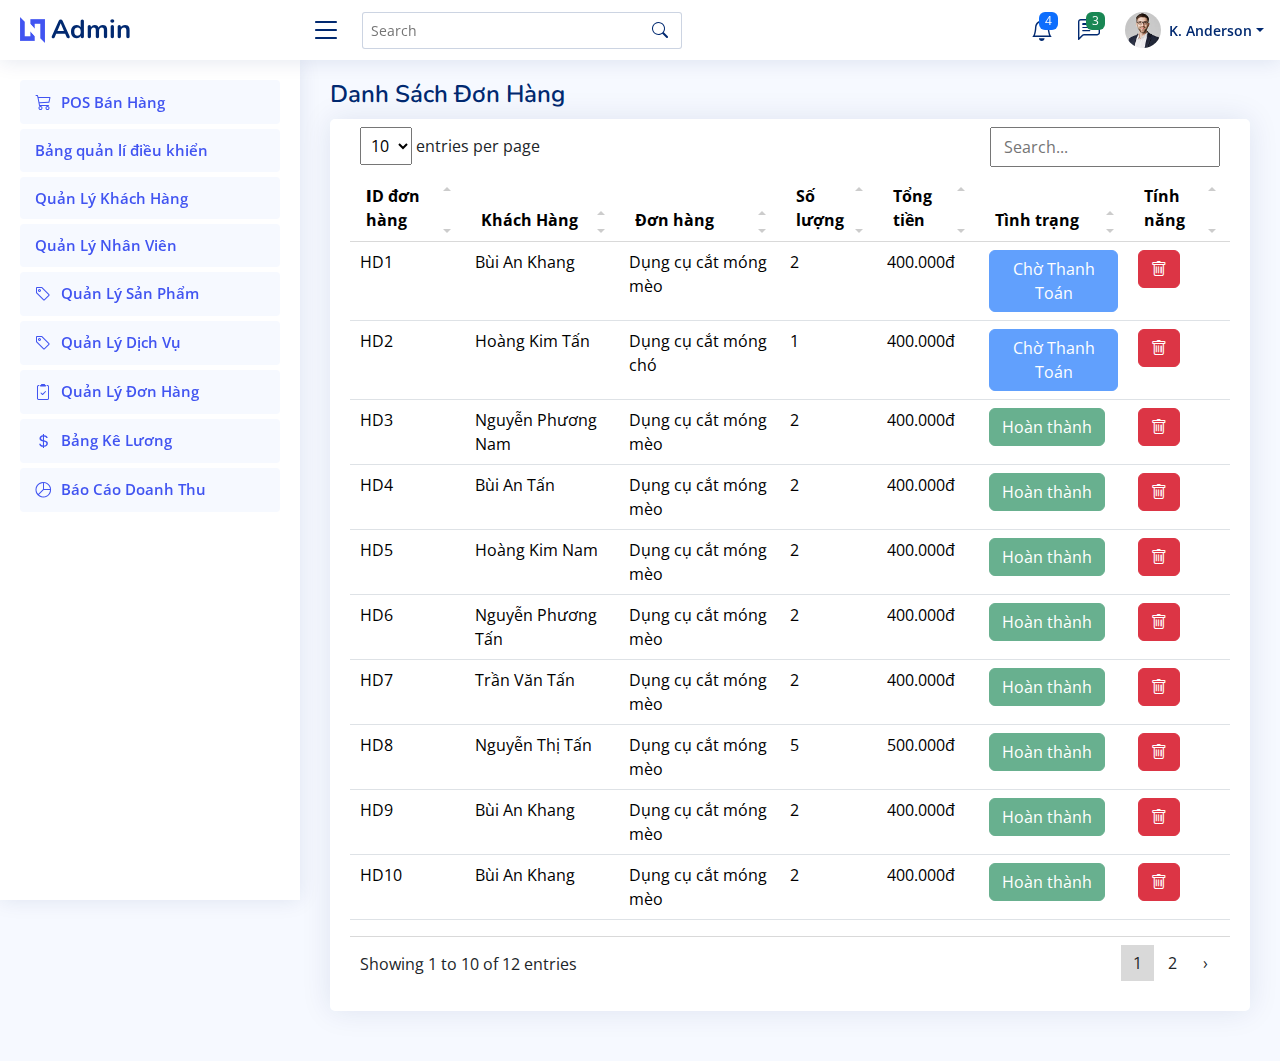
<file: Quanlydonhang.html>
<!DOCTYPE html>
<html lang="en">

<head>
  <meta charset="utf-8">
  <meta content="width=device-width, initial-scale=1.0" name="viewport">

  <title>Tables / Data - NiceAdmin Bootstrap Template</title>
  <meta content="" name="description">
  <meta content="" name="keywords">

  <!-- Favicons -->
  <link href="assets/img/favicon.png" rel="icon">
  <link href="assets/img/apple-touch-icon.png" rel="apple-touch-icon">

  <!-- Google Fonts -->
  <link href="https://fonts.gstatic.com" rel="preconnect">
  <link href="https://fonts.googleapis.com/css?family=Open+Sans:300,300i,400,400i,600,600i,700,700i|Nunito:300,300i,400,400i,600,600i,700,700i|Poppins:300,300i,400,400i,500,500i,600,600i,700,700i" rel="stylesheet">

  <!-- Vendor CSS Files -->
  <link href="assets/vendor/bootstrap/css/bootstrap.min.css" rel="stylesheet">
  <link href="assets/vendor/bootstrap-icons/bootstrap-icons.css" rel="stylesheet">
  <link href="assets/vendor/boxicons/css/boxicons.min.css" rel="stylesheet">
  <link href="assets/vendor/quill/quill.snow.css" rel="stylesheet">
  <link href="assets/vendor/quill/quill.bubble.css" rel="stylesheet">
  <link href="assets/vendor/remixicon/remixicon.css" rel="stylesheet">
  <link href="assets/vendor/simple-datatables/style.css" rel="stylesheet">

  <!-- Template Main CSS File -->
  <link href="assets/css/style.css" rel="stylesheet">

  <!-- =======================================================
  * Template Name: NiceAdmin
  * Template URL: https://bootstrapmade.com/nice-admin-bootstrap-admin-html-template/
  * Updated: Apr 20 2024 with Bootstrap v5.3.3
  * Author: BootstrapMade.com
  * License: https://bootstrapmade.com/license/
  ======================================================== -->
</head>

<body>

  <!-- ======= Header ======= -->
  <header id="header" class="header fixed-top d-flex align-items-center">

    <div class="d-flex align-items-center justify-content-between">
      <a href="index.html" class="logo d-flex align-items-center">
        <img src="assets/img/logo.png" alt="">
        <span class="d-none d-lg-block">Admin</span>
      </a>
      <i class="bi bi-list toggle-sidebar-btn"></i>
    </div><!-- End Logo -->

    <div class="search-bar">
      <form class="search-form d-flex align-items-center" method="POST" action="#">
        <input type="text" name="query" placeholder="Search" title="Enter search keyword">
        <button type="submit" title="Search"><i class="bi bi-search"></i></button>
      </form>
    </div><!-- End Search Bar -->

    <nav class="header-nav ms-auto">
      <ul class="d-flex align-items-center">

        <li class="nav-item d-block d-lg-none">
          <a class="nav-link nav-icon search-bar-toggle " href="#">
            <i class="bi bi-search"></i>
          </a>
        </li><!-- End Search Icon-->

        <li class="nav-item dropdown">

          <a class="nav-link nav-icon" href="#" data-bs-toggle="dropdown">
            <i class="bi bi-bell"></i>
            <span class="badge bg-primary badge-number">4</span>
          </a><!-- End Notification Icon -->

          <ul class="dropdown-menu dropdown-menu-end dropdown-menu-arrow notifications">
            <li class="dropdown-header">
              Bạn có 4 thông báo mới
              <a href="#"><span class="badge rounded-pill bg-primary p-2 ms-2">Xem tất cả</span></a>
            </li>
            <li>
              <hr class="dropdown-divider">
            </li>

            <li class="notification-item">
              <i class="bi bi-exclamation-circle text-warning"></i>
              <div>
                <h4>Quản lí</h4>
                <p>Tấn chôm tiền đi bắn bi-a</p>
                <p>30 phút trước</p>
              </div>
            </li>

            <li>
              <hr class="dropdown-divider">
            </li>

            <li class="notification-item">
              <i class="bi bi-x-circle text-danger"></i>
              <div>
                <h4>Cảnh báo</h4>
                <p>Có 4 nhân viên đến muộn hôm nay</p>
                <p>1 giờ trước</p>
              </div>
            </li>

            <li>
              <hr class="dropdown-divider">
            </li>

            <li class="notification-item">
              <i class="bi bi-check-circle text-success"></i>
              <div>
                <h4>Thông báo</h4>
                <p>Quyết định sa thải đồng chí Tấn</p>
                <p>2 giờ trước</p>
              </div>
            </li>

            <li>
              <hr class="dropdown-divider">
            </li>

            <li class="notification-item">
              <i class="bi bi-info-circle text-primary"></i>
              <div>
                <h4>Thông báo</h4>
                <p>Tấn dẫn các bác sĩ đi trộm chó</p>
                <p>4 giờ trước</p>
              </div>
            </li>

            <li>
              <hr class="dropdown-divider">
            </li>
            <li class="dropdown-footer">
              <a href="#">Xem tất cả thông báo</a>
            </li>

          </ul><!-- End Notification Dropdown Items -->

        </li><!-- End Notification Nav -->

        <li class="nav-item dropdown">

          <a class="nav-link nav-icon" href="#" data-bs-toggle="dropdown">
            <i class="bi bi-chat-left-text"></i>
            <span class="badge bg-success badge-number">3</span>
          </a><!-- End Messages Icon -->

          <ul class="dropdown-menu dropdown-menu-end dropdown-menu-arrow messages">
            <li class="dropdown-header">
              Bạn có 3 thông báo
              <a href="#"><span class="badge rounded-pill bg-primary p-2 ms-2">Xem tất cả</span></a>
            </li>
            <li>
              <hr class="dropdown-divider">
            </li>

            <li class="message-item">
              <a href="#">
                <img src="assets/img/messages-1.jpg" alt="" class="rounded-circle">
                <div>
                  <h4>Tấn</h4>
                  <p>Nay xin nghỉ nhé</p>
                  <p>4 giờ trước</p>
                </div>
              </a>
            </li>
            <li>
              <hr class="dropdown-divider">
            </li>

            <li class="message-item">
              <a href="#">
                <img src="assets/img/messages-2.jpg" alt="" class="rounded-circle">
                <div>
                  <h4>Nam</h4>
                  <p>Tấn xin cho tôi nghỉ rồi nhé</p>
                  <p>6 giờ trước</p>
                </div>
              </a>
            </li>
            <li>
              <hr class="dropdown-divider">
            </li>

            <li class="message-item">
              <a href="#">
                <img src="assets/img/messages-3.jpg" alt="" class="rounded-circle">
                <div>
                  <h4>Khang</h4>
                  <p>Đơn sa thải đồng chí Tấn đến đâu rồi</p>
                  <p>8 giờ trước</p>
                </div>
              </a>
            </li>
            <li>
              <hr class="dropdown-divider">
            </li>

            <li class="dropdown-footer">
              <a href="#">Hiển thị tất cả tin nhắn</a>
            </li>

          </ul><!-- End Messages Dropdown Items -->

        </li><!-- End Messages Nav -->

        <li class="nav-item dropdown pe-3">

          <a class="nav-link nav-profile d-flex align-items-center pe-0" href="#" data-bs-toggle="dropdown">
            <img src="assets/img/profile-img.jpg" alt="Profile" class="rounded-circle">
            <span class="d-none d-md-block dropdown-toggle ps-2">K. Anderson</span>
          </a><!-- End Profile Iamge Icon -->

          <ul class="dropdown-menu dropdown-menu-end dropdown-menu-arrow profile">
            <li class="dropdown-header">
              <h6>Kevin Anderson</h6>
              <span>Web Designer</span>
            </li>
            <li>
              <hr class="dropdown-divider">
            </li>

            <li>
              <a class="dropdown-item d-flex align-items-center" href="users-profile.html">
                <i class="bi bi-person"></i>
                <span>My Profile</span>
              </a>
            </li>
            <li>
              <hr class="dropdown-divider">
            </li>

            <li>
              <a class="dropdown-item d-flex align-items-center" href="users-profile.html">
                <i class="bi bi-gear"></i>
                <span>Account Settings</span>
              </a>
            </li>
            <li>
              <hr class="dropdown-divider">
            </li>

            

            <li>
              <a class="dropdown-item d-flex align-items-center" href="#">
                <i class="bi bi-box-arrow-right"></i>
                <span>Sign Out</span>
              </a>
            </li>

          </ul><!-- End Profile Dropdown Items -->
        </li><!-- End Profile Nav -->

      </ul>
    </nav><!-- End Icons Navigation -->

  </header><!-- End Header -->

  <!-- ======= Sidebar ======= -->
  <aside id="sidebar" class="sidebar">

    <ul class="sidebar-nav" id="sidebar-nav">

      <li class="nav-item">
        <a class="nav-link " href="index.html">
          <i class="bi bi-cart3"></i>
          <span>POS Bán Hàng</span>
        </a>
      </li>

      <li class="nav-item">
        <a class="nav-link " href="#">
          <!-- icon -->
          <span>Bảng quản lí điều khiển</span>
        </a>
      </li>

      <li class="nav-item">
        <a class="nav-link " href="#">
          
          <span>Quản Lý Khách Hàng</span>
        </a>
      </li>

      <li class="nav-item">
        <a class="nav-link " href="#">
          <!-- icon -->
          <span>Quản Lý Nhân Viên</span>
        </a>
      </li>

      <li class="nav-item">
        <a class="nav-link " href="#">
          <i class="bi bi-tag"></i>
          <span>Quản Lý Sản Phẩm</span>
        </a>
      </li>

      <li class="nav-item">
        <a class="nav-link " href="QuanLyDichVu.html">
          <i class="bi bi-tag"></i>
          <span>Quản Lý Dịch Vụ</span>
        </a>
      </li>

      <li class="nav-item">
        <a class="nav-link " href="QuanLyDonHang.html">
          <i class="bi bi-clipboard2-check"></i>
          <span>Quản Lý Đơn Hàng</span>
        </a>
      </li>

      <li class="nav-item">
        <a class="nav-link " href="BangKeLuong.html">
          <i class="bi bi-currency-dollar"></i>
          <span>Bảng Kê Lương</span>
        </a>
      </li>
      <li class="nav-item">
        <a class="nav-link " href="QuanLyDoanhThu.html">
          <i class="bi bi-pie-chart"></i>
          <span>Báo Cáo Doanh Thu</span>
        </a>
      </li>

    </ul>

  </aside><!-- End Sidebar-->

  <main id="main" class="main">

    <div class="pagetitle">
      <h1>Danh Sách Đơn Hàng</h1>
      
    </div><!-- End Page Title -->

    <section class="section">
      <div class="row">
        <div class="col-lg-12">

          <div class="card">
            <div class="card-body">
              
              <!-- Table with stripped rows -->
              <table class="table datatable">
                <thead>
                  <tr>
                    <th>
                      <b>I</b>D đơn hàng
                    </th>         
                    <th>Khách Hàng </th>
                    <th>Đơn hàng</th>
                    <th>Số lượng</th>
                    <th>Tổng tiền</th>
                    <th>Tình trạng</th>
                    <th>Tính năng</th>
                  </tr>
                </thead>
                <tbody>
                  <tr>
                    <td>HD1</td>
                    <td>Bùi An Khang</td>
                    <td>Dụng cụ cắt móng mèo</td>
                    <td>2</td>
                    <td>400.000đ</td>            
                    <td>
                      <button class="disabled btn btn-primary">Chờ Thanh Toán</button>
                    </td>       
                    <td>
                      <button class="btn btn-danger"><i class="bi bi-trash"></i></button>
                                         
                    </td>
                  </tr>
                  <tr>
                    <td>HD2</td>
                    <td>Hoàng Kim Tấn</td>
                    <td>Dụng cụ cắt móng chó</td>
                    <td>1</td>
                    <td>400.000đ</td>            
                    <td>
                      <button class="disabled btn btn-primary">Chờ Thanh Toán</button>
                    </td>       
                    <td>
                      <button class="btn btn-danger"><i class="bi bi-trash"></i></button>
                                         
                    </td>
                  </tr>
                  <tr>
                    <td>HD3</td>
                    <td>Nguyễn Phương Nam</td>
                    <td>Dụng cụ cắt móng mèo</td>
                    <td>2</td>
                    <td>400.000đ</td>            
                    <td>
                      <button class="disabled btn btn-success">Hoàn thành</button>
                    </td>       
                    <td>
                      <button class="btn btn-danger"><i class="bi bi-trash"></i></button>
                                         
                    </td>
                  </tr>
                  <tr>
                    <td>HD4</td>
                    <td>Bùi An Tấn</td>
                    <td>Dụng cụ cắt móng mèo</td>
                    <td>2</td>
                    <td>400.000đ</td>            
                    <td>
                      <button class="disabled btn btn-success">Hoàn thành</button>
                    </td>       
                    <td>
                      <button class="btn btn-danger"><i class="bi bi-trash"></i></button>
                                         
                    </td>
                  </tr>
                  <tr>
                    <td>HD5</td>
                    <td>Hoàng Kim Nam</td>
                    <td>Dụng cụ cắt móng mèo</td>
                    <td>2</td>
                    <td>400.000đ</td>            
                    <td>
                      <button class="disabled btn btn-success">Hoàn thành</button>
                    </td>       
                    <td>
                      <button class="btn btn-danger"><i class="bi bi-trash"></i></button>
                                         
                    </td>
                  </tr>
                  <tr>
                    <td>HD6</td>
                    <td>Nguyễn Phương Tấn</td>
                    <td>Dụng cụ cắt móng mèo</td>
                    <td>2</td>
                    <td>400.000đ</td>            
                    <td>
                      <button class="disabled btn btn-success">Hoàn thành</button>
                    </td>       
                    <td>
                      <button class="btn btn-danger"><i class="bi bi-trash"></i></button>
                                         
                    </td>
                  </tr>
                  <tr>
                    <td>HD7</td>
                    <td>Trần Văn Tấn</td>
                    <td>Dụng cụ cắt móng mèo</td>
                    <td>2</td>
                    <td>400.000đ</td>            
                    <td>
                      <button class="disabled btn btn-success">Hoàn thành</button>
                    </td>       
                    <td>
                      <button class="btn btn-danger"><i class="bi bi-trash"></i></button>
                                         
                    </td>
                  </tr>
                  <tr>
                    <td>HD8</td>
                    <td>Nguyễn Thị Tấn</td>
                    <td>Dụng cụ cắt móng mèo</td>
                    <td>5</td>
                    <td>500.000đ</td>            
                    <td>
                      <button class="disabled btn btn-success">Hoàn thành</button>
                    </td>       
                    <td>
                      <button class="btn btn-danger"><i class="bi bi-trash"></i></button>
                                         
                    </td>
                  </tr>
                  <tr>
                    <td>HD9</td>
                    <td>Bùi An Khang</td>
                    <td>Dụng cụ cắt móng mèo</td>
                    <td>2</td>
                    <td>400.000đ</td>            
                    <td>
                      <button class="disabled btn btn-success">Hoàn thành</button>
                    </td>       
                    <td>
                      <button class="btn btn-danger"><i class="bi bi-trash"></i></button>
                                         
                    </td>
                  </tr>
                  <tr>
                    <td>HD10</td>
                    <td>Bùi An Khang</td>
                    <td>Dụng cụ cắt móng mèo</td>
                    <td>2</td>
                    <td>400.000đ</td>            
                    <td>
                      <button class="disabled btn btn-success">Hoàn thành</button>
                    </td>       
                    <td>
                      <button class="btn btn-danger"><i class="bi bi-trash"></i></button>
                                         
                    </td>
                  </tr>
                  <tr>
                    <td>HD11</td>
                    <td>Bùi An Khang</td>
                    <td>Dụng cụ cắt móng mèo</td>
                    <td>2</td>
                    <td>400.000đ</td>            
                    <td>
                      <button class="disabled btn btn-success">Hoàn thành</button>
                    </td>       
                    <td>
                      <button class="btn btn-danger"><i class="bi bi-trash"></i></button>
                                         
                    </td>
                  </tr>
                  <tr>
                    <td>HD12</td>
                    <td>Bùi An Khang</td>
                    <td>Dụng cụ cắt móng mèo</td>
                    <td>2</td>
                    <td>400.000đ</td>            
                    <td>
                      <button class="disabled btn btn-primary">Chờ Thanh Toán</button>
                    </td>       
                    <td>
                      <button class="btn btn-danger"><i class="bi bi-trash"></i></button>
                                         
                    </td>
                  </tr>
                 
                </tbody>
              </table>
              <!-- End Table with stripped rows -->

            </div>
          </div>

        </div>
      </div>
    </section>

  </main><!-- End #main -->

  <!-- ======= Footer ======= -->
  

  <a href="#" class="back-to-top d-flex align-items-center justify-content-center"><i class="bi bi-arrow-up-short"></i></a>

  <!-- Vendor JS Files -->
  <script src="assets/vendor/apexcharts/apexcharts.min.js"></script>
  <script src="assets/vendor/bootstrap/js/bootstrap.bundle.min.js"></script>
  <script src="assets/vendor/chart.js/chart.umd.js"></script>
  <script src="assets/vendor/echarts/echarts.min.js"></script>
  <script src="assets/vendor/quill/quill.js"></script>
  <script src="assets/vendor/simple-datatables/simple-datatables.js"></script>
  <script src="assets/vendor/tinymce/tinymce.min.js"></script>
  <script src="assets/vendor/php-email-form/validate.js"></script>

  <!-- Template Main JS File -->
  <script src="assets/js/main.js"></script>

</body>

</html>
</file>
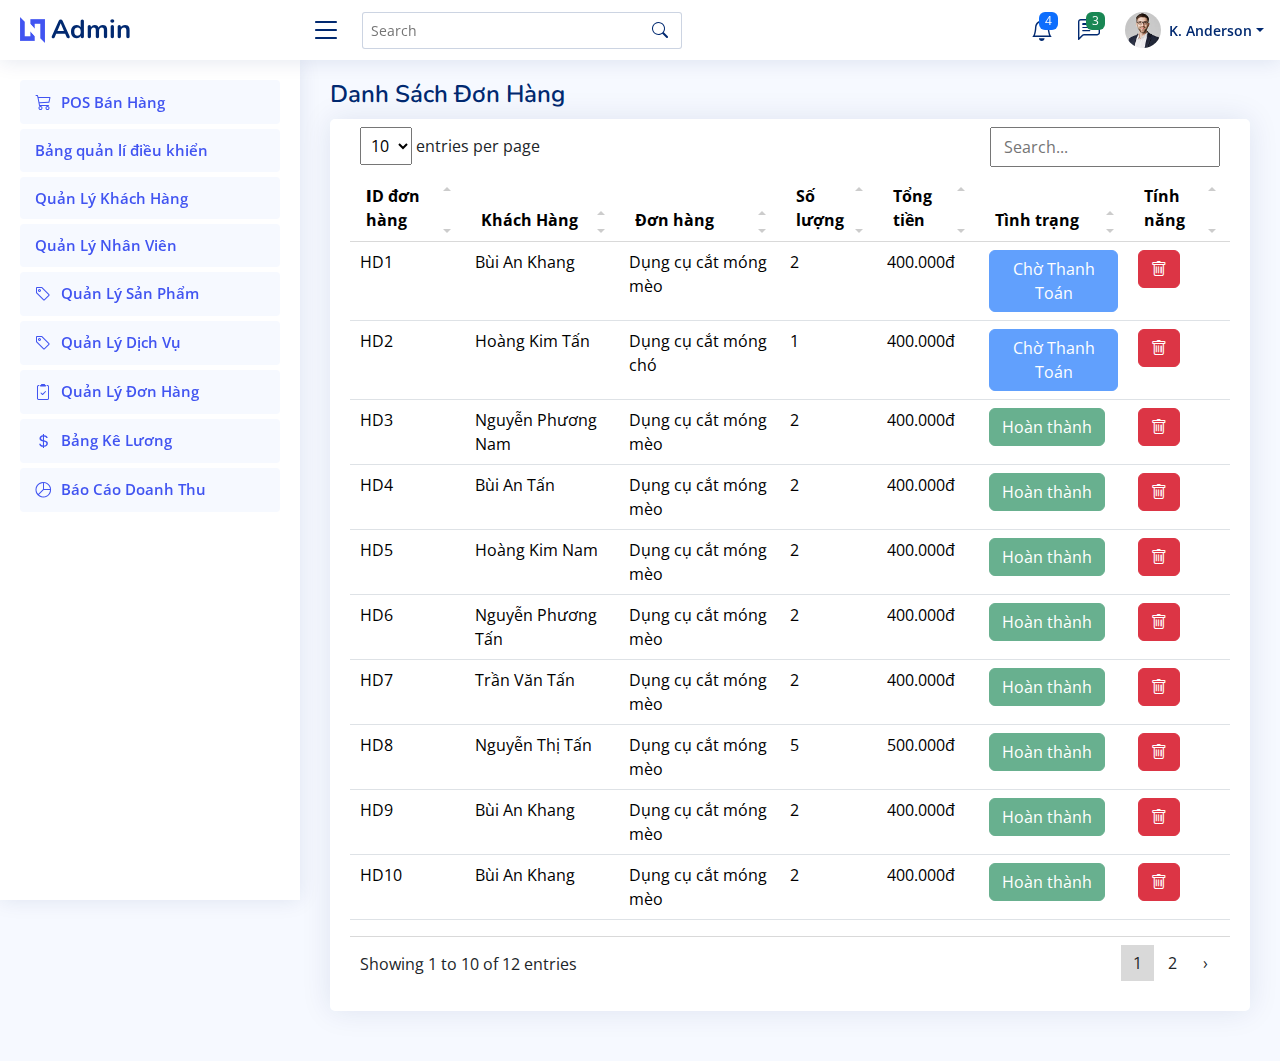
<file: QuanLyDonHang.html>
<!DOCTYPE html>
<html lang="en">

<head>
  <meta charset="utf-8">
  <meta content="width=device-width, initial-scale=1.0" name="viewport">

  <title>Tables / Data - NiceAdmin Bootstrap Template</title>
  <meta content="" name="description">
  <meta content="" name="keywords">

  <!-- Favicons -->
  <link href="assets/img/favicon.png" rel="icon">
  <link href="assets/img/apple-touch-icon.png" rel="apple-touch-icon">

  <!-- Google Fonts -->
  <link href="https://fonts.gstatic.com" rel="preconnect">
  <link href="https://fonts.googleapis.com/css?family=Open+Sans:300,300i,400,400i,600,600i,700,700i|Nunito:300,300i,400,400i,600,600i,700,700i|Poppins:300,300i,400,400i,500,500i,600,600i,700,700i" rel="stylesheet">

  <!-- Vendor CSS Files -->
  <link href="assets/vendor/bootstrap/css/bootstrap.min.css" rel="stylesheet">
  <link href="assets/vendor/bootstrap-icons/bootstrap-icons.css" rel="stylesheet">
  <link href="assets/vendor/boxicons/css/boxicons.min.css" rel="stylesheet">
  <link href="assets/vendor/quill/quill.snow.css" rel="stylesheet">
  <link href="assets/vendor/quill/quill.bubble.css" rel="stylesheet">
  <link href="assets/vendor/remixicon/remixicon.css" rel="stylesheet">
  <link href="assets/vendor/simple-datatables/style.css" rel="stylesheet">

  <!-- Template Main CSS File -->
  <link href="assets/css/style.css" rel="stylesheet">

  <!-- =======================================================
  * Template Name: NiceAdmin
  * Template URL: https://bootstrapmade.com/nice-admin-bootstrap-admin-html-template/
  * Updated: Apr 20 2024 with Bootstrap v5.3.3
  * Author: BootstrapMade.com
  * License: https://bootstrapmade.com/license/
  ======================================================== -->
</head>

<body>

  <!-- ======= Header ======= -->
  <header id="header" class="header fixed-top d-flex align-items-center">

    <div class="d-flex align-items-center justify-content-between">
      <a href="index.html" class="logo d-flex align-items-center">
        <img src="assets/img/logo.png" alt="">
        <span class="d-none d-lg-block">Admin</span>
      </a>
      <i class="bi bi-list toggle-sidebar-btn"></i>
    </div><!-- End Logo -->

    <div class="search-bar">
      <form class="search-form d-flex align-items-center" method="POST" action="#">
        <input type="text" name="query" placeholder="Search" title="Enter search keyword">
        <button type="submit" title="Search"><i class="bi bi-search"></i></button>
      </form>
    </div><!-- End Search Bar -->

    <nav class="header-nav ms-auto">
      <ul class="d-flex align-items-center">

        <li class="nav-item d-block d-lg-none">
          <a class="nav-link nav-icon search-bar-toggle " href="#">
            <i class="bi bi-search"></i>
          </a>
        </li><!-- End Search Icon-->

        <li class="nav-item dropdown">

          <a class="nav-link nav-icon" href="#" data-bs-toggle="dropdown">
            <i class="bi bi-bell"></i>
            <span class="badge bg-primary badge-number">4</span>
          </a><!-- End Notification Icon -->

          <ul class="dropdown-menu dropdown-menu-end dropdown-menu-arrow notifications">
            <li class="dropdown-header">
              Bạn có 4 thông báo mới
              <a href="#"><span class="badge rounded-pill bg-primary p-2 ms-2">Xem tất cả</span></a>
            </li>
            <li>
              <hr class="dropdown-divider">
            </li>

            <li class="notification-item">
              <i class="bi bi-exclamation-circle text-warning"></i>
              <div>
                <h4>Lorem Ipsum</h4>
                <p>Quae dolorem earum veritatis oditseno</p>
                <p>30 min. ago</p>
              </div>
            </li>

            <li>
              <hr class="dropdown-divider">
            </li>

            <li class="notification-item">
              <i class="bi bi-x-circle text-danger"></i>
              <div>
                <h4>Atque rerum nesciunt</h4>
                <p>Quae dolorem earum veritatis oditseno</p>
                <p>1 hr. ago</p>
              </div>
            </li>

            <li>
              <hr class="dropdown-divider">
            </li>

            <li class="notification-item">
              <i class="bi bi-check-circle text-success"></i>
              <div>
                <h4>Sit rerum fuga</h4>
                <p>Quae dolorem earum veritatis oditseno</p>
                <p>2 hrs. ago</p>
              </div>
            </li>

            <li>
              <hr class="dropdown-divider">
            </li>

            <li class="notification-item">
              <i class="bi bi-info-circle text-primary"></i>
              <div>
                <h4>Dicta reprehenderit</h4>
                <p>Quae dolorem earum veritatis oditseno</p>
                <p>4 hrs. ago</p>
              </div>
            </li>

            <li>
              <hr class="dropdown-divider">
            </li>
            <li class="dropdown-footer">
              <a href="#">Hiển thị tất cả thông báo</a>
            </li>

          </ul><!-- End Notification Dropdown Items -->

        </li><!-- End Notification Nav -->

        <li class="nav-item dropdown">

          <a class="nav-link nav-icon" href="#" data-bs-toggle="dropdown">
            <i class="bi bi-chat-left-text"></i>
            <span class="badge bg-success badge-number">3</span>
          </a><!-- End Messages Icon -->

          <ul class="dropdown-menu dropdown-menu-end dropdown-menu-arrow messages">
            <li class="dropdown-header">
              Bạn có 3 tin nhắn mới
              <a href="#"><span class="badge rounded-pill bg-primary p-2 ms-2">x</span></a>
            </li>
            <li>
              <hr class="dropdown-divider">
            </li>

            <li class="message-item">
              <a href="#">
                <img src="assets/img/messages-1.jpg" alt="" class="rounded-circle">
                <div>
                  <h4>Maria Hudson</h4>
                  <p>Velit asperiores et ducimus soluta repudiandae labore officia est ut...</p>
                  <p>4 hrs. ago</p>
                </div>
              </a>
            </li>
            <li>
              <hr class="dropdown-divider">
            </li>

            <li class="message-item">
              <a href="#">
                <img src="assets/img/messages-2.jpg" alt="" class="rounded-circle">
                <div>
                  <h4>Anna Nelson</h4>
                  <p>Velit asperiores et ducimus soluta repudiandae labore officia est ut...</p>
                  <p>6 hrs. ago</p>
                </div>
              </a>
            </li>
            <li>
              <hr class="dropdown-divider">
            </li>

            <li class="message-item">
              <a href="#">
                <img src="assets/img/messages-3.jpg" alt="" class="rounded-circle">
                <div>
                  <h4>David Muldon</h4>
                  <p>Velit asperiores et ducimus soluta repudiandae labore officia est ut...</p>
                  <p>8 hrs. ago</p>
                </div>
              </a>
            </li>
            <li>
              <hr class="dropdown-divider">
            </li>

            <li class="dropdown-footer">
              <a href="#">Hiện thị tất cả tin nhắn</a>
            </li>

          </ul><!-- End Messages Dropdown Items -->

        </li><!-- End Messages Nav -->

        <li class="nav-item dropdown pe-3">

          <a class="nav-link nav-profile d-flex align-items-center pe-0" href="#" data-bs-toggle="dropdown">
            <img src="assets/img/profile-img.jpg" alt="Profile" class="rounded-circle">
            <span class="d-none d-md-block dropdown-toggle ps-2">K. Anderson</span>
          </a><!-- End Profile Iamge Icon -->

          <ul class="dropdown-menu dropdown-menu-end dropdown-menu-arrow profile">
            <li class="dropdown-header">
              <h6>Kevin Anderson</h6>
              <span>Web Designer</span>
            </li>
            <li>
              <hr class="dropdown-divider">
            </li>

            <li>
              <a class="dropdown-item d-flex align-items-center" href="users-profile.html">
                <i class="bi bi-person"></i>
                <span>My Profile</span>
              </a>
            </li>
            <li>
              <hr class="dropdown-divider">
            </li>

            <li>
              <a class="dropdown-item d-flex align-items-center" href="users-profile.html">
                <i class="bi bi-gear"></i>
                <span>Account Settings</span>
              </a>
            </li>
            <li>
              <hr class="dropdown-divider">
            </li>

            <li>
              <a class="dropdown-item d-flex align-items-center" href="pages-faq.html">
                <i class="bi bi-question-circle"></i>
                <span>Need Help?</span>
              </a>
            </li>
            <li>
              <hr class="dropdown-divider">
            </li>

            <li>
              <a class="dropdown-item d-flex align-items-center" href="#">
                <i class="bi bi-box-arrow-right"></i>
                <span>Sign Out</span>
              </a>
            </li>

          </ul><!-- End Profile Dropdown Items -->
        </li><!-- End Profile Nav -->

      </ul>
    </nav><!-- End Icons Navigation -->

  </header><!-- End Header -->

  <!-- ======= Sidebar ======= -->
  <aside id="sidebar" class="sidebar">

    <ul class="sidebar-nav" id="sidebar-nav">

      <li class="nav-item">
        <a class="nav-link " href="index.html">
          <i class="bi bi-cart3"></i>
          <span>POS Bán Hàng</span>
        </a>
      </li>

      <li class="nav-item">
        <a class="nav-link " href="#">
          <!-- icon -->
          <span>Bảng quản lí điều khiển</span>
        </a>
      </li>

      <li class="nav-item">
        <a class="nav-link " href="#">
          
          <span>Quản Lý Khách Hàng</span>
        </a>
      </li>

      <li class="nav-item">
        <a class="nav-link " href="#">
          <!-- icon -->
          <span>Quản Lý Nhân Viên</span>
        </a>
      </li>

      <li class="nav-item">
        <a class="nav-link " href="#">
          <i class="bi bi-tag"></i>
          <span>Quản Lý Sản Phẩm</span>
        </a>
      </li>

      <li class="nav-item">
        <a class="nav-link " href="QuanLyDichVu.html">
          <i class="bi bi-tag"></i>
          <span>Quản Lý Dịch Vụ</span>
        </a>
      </li>

      <li class="nav-item">
        <a class="nav-link " href="QuanLyDonHang.html">
          <i class="bi bi-clipboard2-check"></i>
          <span>Quản Lý Đơn Hàng</span>
        </a>
      </li>

      <li class="nav-item">
        <a class="nav-link " href="BangKeLuong.html">
          <i class="bi bi-currency-dollar"></i>
          <span>Bảng Kê Lương</span>
        </a>
      </li>
      <li class="nav-item">
        <a class="nav-link " href="QuanLyDoanhThu.html">
          <i class="bi bi-pie-chart"></i>
          <span>Báo Cáo Doanh Thu</span>
        </a>
      </li>

    </ul>

  </aside><!-- End Sidebar-->

  <main id="main" class="main">

    <div class="pagetitle">
      <h1>Danh Sách Đơn Hàng</h1>
      
    </div><!-- End Page Title -->

    <section class="section">
      <div class="row">
        <div class="col-lg-12">

          <div class="card">
            <div class="card-body">
              
              <!-- Table with stripped rows -->
              <table class="table datatable">
                <thead>
                  <tr>
                    <th>
                      <b>I</b>D đơn hàng
                    </th>         
                    <th>Khách Hàng </th>
                    <th>Đơn hàng</th>
                    <th>Số lượng</th>
                    <th>Tổng tiền</th>
                    <th>Tình trạng</th>
                    <th>Tính năng</th>
                  </tr>
                </thead>
                <tbody>
                  <tr>
                    <td>HD1</td>
                    <td>Bùi An Khang</td>
                    <td>Dụng cụ cắt móng mèo</td>
                    <td>2</td>
                    <td>400.000đ</td>            
                    <td>
                      <button class="disabled btn btn-primary">Chờ Thanh Toán</button>
                    </td>       
                    <td>
                      <button class="btn btn-danger"><i class="bi bi-trash"></i></button>
                                         
                    </td>
                  </tr>
                  <tr>
                    <td>HD2</td>
                    <td>Hoàng Kim Tấn</td>
                    <td>Dụng cụ cắt móng chó</td>
                    <td>1</td>
                    <td>400.000đ</td>            
                    <td>
                      <button class="disabled btn btn-primary">Chờ Thanh Toán</button>
                    </td>       
                    <td>
                      <button class="btn btn-danger"><i class="bi bi-trash"></i></button>
                                         
                    </td>
                  </tr>
                  <tr>
                    <td>HD3</td>
                    <td>Nguyễn Phương Nam</td>
                    <td>Dụng cụ cắt móng mèo</td>
                    <td>2</td>
                    <td>400.000đ</td>            
                    <td>
                      <button class="disabled btn btn-success">Hoàn thành</button>
                    </td>       
                    <td>
                      <button class="btn btn-danger"><i class="bi bi-trash"></i></button>
                                         
                    </td>
                  </tr>
                  <tr>
                    <td>HD4</td>
                    <td>Bùi An Tấn</td>
                    <td>Dụng cụ cắt móng mèo</td>
                    <td>2</td>
                    <td>400.000đ</td>            
                    <td>
                      <button class="disabled btn btn-success">Hoàn thành</button>
                    </td>       
                    <td>
                      <button class="btn btn-danger"><i class="bi bi-trash"></i></button>
                                         
                    </td>
                  </tr>
                  <tr>
                    <td>HD5</td>
                    <td>Hoàng Kim Nam</td>
                    <td>Dụng cụ cắt móng mèo</td>
                    <td>2</td>
                    <td>400.000đ</td>            
                    <td>
                      <button class="disabled btn btn-success">Hoàn thành</button>
                    </td>       
                    <td>
                      <button class="btn btn-danger"><i class="bi bi-trash"></i></button>
                                         
                    </td>
                  </tr>
                  <tr>
                    <td>HD6</td>
                    <td>Nguyễn Phương Tấn</td>
                    <td>Dụng cụ cắt móng mèo</td>
                    <td>2</td>
                    <td>400.000đ</td>            
                    <td>
                      <button class="disabled btn btn-success">Hoàn thành</button>
                    </td>       
                    <td>
                      <button class="btn btn-danger"><i class="bi bi-trash"></i></button>
                                         
                    </td>
                  </tr>
                  <tr>
                    <td>HD7</td>
                    <td>Trần Văn Tấn</td>
                    <td>Dụng cụ cắt móng mèo</td>
                    <td>2</td>
                    <td>400.000đ</td>            
                    <td>
                      <button class="disabled btn btn-success">Hoàn thành</button>
                    </td>       
                    <td>
                      <button class="btn btn-danger"><i class="bi bi-trash"></i></button>
                                         
                    </td>
                  </tr>
                  <tr>
                    <td>HD8</td>
                    <td>Nguyễn Thị Tấn</td>
                    <td>Dụng cụ cắt móng mèo</td>
                    <td>5</td>
                    <td>500.000đ</td>            
                    <td>
                      <button class="disabled btn btn-success">Hoàn thành</button>
                    </td>       
                    <td>
                      <button class="btn btn-danger"><i class="bi bi-trash"></i></button>
                                         
                    </td>
                  </tr>
                  <tr>
                    <td>HD9</td>
                    <td>Bùi An Khang</td>
                    <td>Dụng cụ cắt móng mèo</td>
                    <td>2</td>
                    <td>400.000đ</td>            
                    <td>
                      <button class="disabled btn btn-success">Hoàn thành</button>
                    </td>       
                    <td>
                      <button class="btn btn-danger"><i class="bi bi-trash"></i></button>
                                         
                    </td>
                  </tr>
                  <tr>
                    <td>HD10</td>
                    <td>Bùi An Khang</td>
                    <td>Dụng cụ cắt móng mèo</td>
                    <td>2</td>
                    <td>400.000đ</td>            
                    <td>
                      <button class="disabled btn btn-success">Hoàn thành</button>
                    </td>       
                    <td>
                      <button class="btn btn-danger"><i class="bi bi-trash"></i></button>
                                         
                    </td>
                  </tr>
                  <tr>
                    <td>HD11</td>
                    <td>Bùi An Khang</td>
                    <td>Dụng cụ cắt móng mèo</td>
                    <td>2</td>
                    <td>400.000đ</td>            
                    <td>
                      <button class="disabled btn btn-success">Hoàn thành</button>
                    </td>       
                    <td>
                      <button class="btn btn-danger"><i class="bi bi-trash"></i></button>
                                         
                    </td>
                  </tr>
                  <tr>
                    <td>HD12</td>
                    <td>Bùi An Khang</td>
                    <td>Dụng cụ cắt móng mèo</td>
                    <td>2</td>
                    <td>400.000đ</td>            
                    <td>
                      <button class="disabled btn btn-primary">Chờ Thanh Toán</button>
                    </td>       
                    <td>
                      <button class="btn btn-danger"><i class="bi bi-trash"></i></button>
                                         
                    </td>
                  </tr>
                 
                </tbody>
              </table>
              <!-- End Table with stripped rows -->

            </div>
          </div>

        </div>
      </div>
    </section>

  </main><!-- End #main -->

  <!-- ======= Footer ======= -->
  

  <a href="#" class="back-to-top d-flex align-items-center justify-content-center"><i class="bi bi-arrow-up-short"></i></a>

  <!-- Vendor JS Files -->
  <script src="assets/vendor/apexcharts/apexcharts.min.js"></script>
  <script src="assets/vendor/bootstrap/js/bootstrap.bundle.min.js"></script>
  <script src="assets/vendor/chart.js/chart.umd.js"></script>
  <script src="assets/vendor/echarts/echarts.min.js"></script>
  <script src="assets/vendor/quill/quill.js"></script>
  <script src="assets/vendor/simple-datatables/simple-datatables.js"></script>
  <script src="assets/vendor/tinymce/tinymce.min.js"></script>
  <script src="assets/vendor/php-email-form/validate.js"></script>

  <!-- Template Main JS File -->
  <script src="assets/js/main.js"></script>

</body>

</html>
</file>
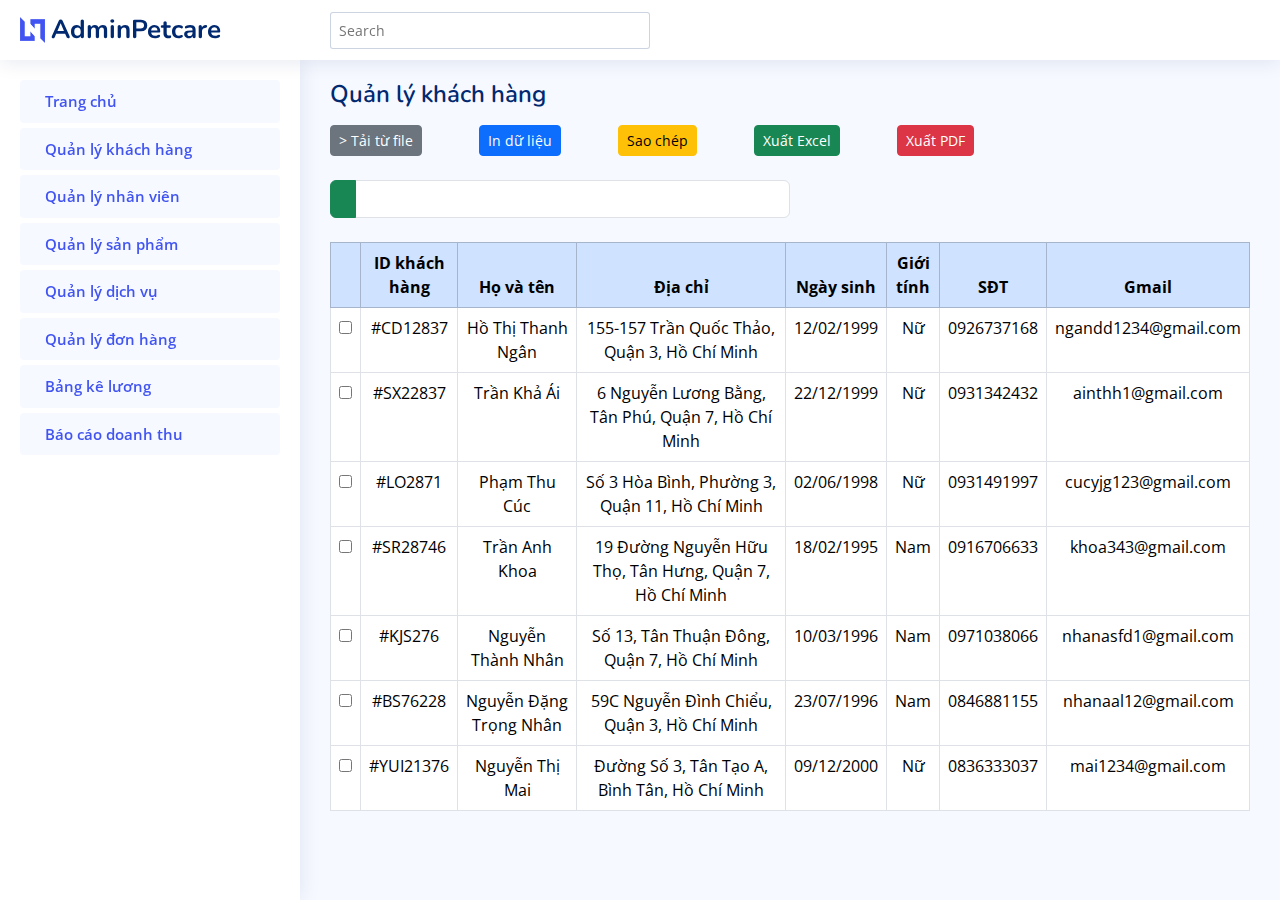
<file: Quanlykhachhang.html>
<!DOCTYPE html>
<html lang="en">

<head>
    <meta charset="utf-8">
    <meta content="width=device-width, initial-scale=1.0" name="viewport">

    <title>Dashboard - NiceAdmin Bootstrap Template</title>
    <link rel="stylesheet" href="Boostrap/css/bootstrap.css">
    <script href="Boostrap/js/bootstrap.bundle.min.js"></script>
    <script src="https://ajax.googleapis.com/ajax/libs/jquery/3.7.1/jquery.min.js"></script>
    <!-- FontAwesome -->
    <link rel="stylesheet" href="https://cdnjs.cloudflare.com/ajax/libs/font-awesome/6.5.2/css/all.min.css"
        integrity="sha512-SnH5WK+bZxgPHs44uWIX+LLJAJ9/2PkPKZ5QiAj6Ta86w+fsb2TkcmfRyVX3pBnMFcV7oQPJkl9QevSCWr3W6A=="
        crossorigin="anonymous" referrerpolicy="no-referrer" /> <!-- Latest compiled JavaScript -->
    <link href="https://fonts.gstatic.com" rel="preconnect">
    <link
        href="https://fonts.googleapis.com/css?family=Open+Sans:300,300i,400,400i,600,600i,700,700i|Nunito:300,300i,400,400i,600,600i,700,700i|Poppins:300,300i,400,400i,500,500i,600,600i,700,700i"
        rel="stylesheet">
    <link rel="stylesheet" href="Boostrap/css/bootstrap.css">
    <script href="Boostrap/js/bootstrap.bundle.min.js"></script>

    <!-- Template Main CSS File -->
    <link href="assets/css/style.css" rel="stylesheet">
    <link href="assets/css/style.css" rel="stylesheet">

    <!-- =======================================================
  * Template Name: NiceAdmin
  * Template URL: https://bootstrapmade.com/nice-admin-bootstrap-admin-html-template/
  * Updated: Apr 20 2024 with Bootstrap v5.3.3
  * Author: BootstrapMade.com
  * License: https://bootstrapmade.com/license/
  ======================================================== -->
</head>

<body>

    <!-- ======= Header ======= -->
    <header id="header" class="header fixed-top d-flex align-items-center">

        <div class="d-flex align-items-center justify-content-between">
            <a href="index.html" class="logo d-flex align-items-center">
                <img src="assets/img/logo.png" alt="">
                <span class="d-none d-lg-block">AdminPetcare</span>
            </a>
            <i class="bi bi-list toggle-sidebar-btn"></i>
        </div><!-- End Logo -->

        <div class="search-bar">
            <form class="search-form d-flex align-items-center" method="POST" action="#">
                <input type="text" name="query" placeholder="Search" title="Enter search keyword">
                <button type="submit" title="Search"><i class="bi bi-search"></i></button>
            </form>
        </div><!-- End Search Bar -->
        <nav class="header-nav ms-auto">
            <ul class="d-flex align-items-center">
                <li class="nav-item d-block d-lg-none">
                    <a class="nav-link nav-icon search-bar-toggle " href="#">
                        <i class="bi bi-search"></i>
                    </a>
                </li><!-- End Search Icon-->

                </li><!-- End Notification Nav -->

                </li><!-- End Messages Nav -->
            </ul>
        </nav><!-- End Icons Navigation -->

    </header><!-- End Header -->

    <!-- ======= Sidebar ======= -->
    <aside id="sidebar" class="sidebar">

        <ul class="sidebar-nav" id="sidebar-nav">

            <li class="nav-item">
                <a class="nav-link " href="index.html">
                    <i class="fa-solid fa-house-user"></i>
                    <span>Trang chủ</span>
                </a>
            </li>
            <li class="nav-item">
                <a class="nav-link" href="Quanlykhachhang.html">
                    <i class="fa-solid fa-person"></i></i><span>Quản lý khách hàng</span>
                </a>
            </li>

            <li class="nav-item">
                <a class="nav-link" href="Quanlynhanvien.html">
                    <i class="fa-solid fa-users-gear"></i><span>Quản lý nhân viên</span>
                </a>
            </li>

            <li class="nav-item">
                <a class="nav-link" href="Quanlysanpham.html">
                    <i class="fa-brands fa-product-hunt"></i><span>Quản lý sản phẩm</span>
                </a>
            </li>

            <li class="nav-item">
                <a class="nav-link" href="Quanlydichvu.html">
                    <i class="fa-brands fa-servicestack"></i><span>Quản lý dịch vụ</span>
                </a>
            </li>

            <li class="nav-item">
                <a class="nav-link" href="Quanlydonhang.html">
                    <i class="fa-solid fa-cart-shopping"></i><span>Quản lý đơn hàng</span>
                </a>
            </li>

            <li class="nav-item">
                <a class="nav-link" href="Bangluong.html">
                    <i class="fa-solid fa-coins"></i><span>Bảng kê lương</span>
                </a>
            </li>

            <li class="nav-item">
                <a class="nav-link" href="Baocaodoanhthu.html">
                    <i class="fa-solid fa-chart-line"></i><span>Báo cáo doanh thu</span>
                </a>
            </li>

        </ul>

    </aside><!-- End Sidebar-->

    <div id="main" class="main">

        <div class="pagetitle">
            <h1>Quản lý khách hàng</h1>
            <!-- End Page Title -->
            <div class="row">
                <div class="col-md-12">
                    <div class="tile">
                        <div class="tile-body">

                            <div class="button-function d-flex justify-content-between mt-3 mb-4" style="width:70%">


                                <button id="uploadfile" class="btn btn-secondary btn-sm nhap-tu-file" type="button"
                                    title="Nhập" onclick="myFunction(this)"><i class="fas fa-file-upload"></i>>
                                    Tải từ file</button>



                                <a class="btn btn-primary btn-sm print-file" type="button" title="In"
                                    onclick="myApp.printTable()"><i class="fas fa-print"></i> In dữ liệu</a>


                                <a class="btn btn-warning btn-sm print-file js-textareacopybtn" type="button"
                                    title="Sao chép"><i class="fas fa-copy"></i> Sao chép</a>



                                <a class="btn btn-success btn-sm" href="" title="In"><i class="fas fa-file-excel"></i>
                                    Xuất Excel</a>


                                <a class="btn btn-danger btn-sm pdf-file" type="button" title="In"
                                    onclick="myFunction(this)"><i class="fas fa-file-pdf"></i> Xuất PDF</a>

                            </div>
                            <div class="search mt-4 mb-4 input-group" style="width:50%">
                                <button class="input-group-text btn btn-success"><i
                                        class="fa-solid fa-magnifying-glass"></i></button>
                                <input class="form-control" type="text" id="searchCustomer">
                            </div>
                           
                            <table class="table table-hover table-bordered text-center" cellpadding="0" cellspacing="0"
                                border="1" id="sampleTable">
                                <thead>
                                    <tr class="table-primary">
                                        <th width="10"></th>
                                        <th>ID khách hàng</th>
                                        <th width="150">Họ và tên</th>
                                        <th width="300">Địa chỉ</th>
                                        <th>Ngày sinh</th>
                                        <th>Giới tính</th>
                                        <th>SĐT</th>
                                        <th>Gmail</th>
                                    </tr>
                                </thead>
                                <tbody id="table-customer">
                                    <tr>
                                        <td width="10"><input type="checkbox" name="check1" value="1"></td>
                                        <td>#CD12837</td>
                                        <td>Hồ Thị Thanh Ngân</td>
                                        <td>155-157 Trần Quốc Thảo, Quận 3, Hồ Chí Minh </td>
                                        <td>12/02/1999</td>
                                        <td>Nữ</td>
                                        <td>0926737168</td>
                                        <td>ngandd1234@gmail.com</td>

                                    </tr>
                                    <tr>
                                        <td width="10"><input type="checkbox" name="check2" value="2"></td>
                                        <td>#SX22837</td>
                                        <td>Trần Khả Ái</td>
                                        <td>6 Nguyễn Lương Bằng, Tân Phú, Quận 7, Hồ Chí Minh</td>
                                        <td>22/12/1999</td>
                                        <td>Nữ</td>
                                        <td>0931342432</td>
                                        <td>ainthh1@gmail.com</td>

                                    </tr>
                                    <tr>
                                        <td width="10"><input type="checkbox" name="check3" value="3"></td>
                                        <td>#LO2871</td>
                                        <td>Phạm Thu Cúc</td>
                                        <td>Số 3 Hòa Bình, Phường 3, Quận 11, Hồ Chí Minh </td>
                                        <td>02/06/1998</td>
                                        <td>Nữ</td>
                                        <td>0931491997</td>
                                        <td>cucyjg123@gmail.com</td>

                                    </tr>
                                    <tr>
                                        <td width="10"><input type="checkbox"></td>
                                        <td>#SR28746</td>
                                        <td>Trần Anh Khoa</td>
                                        <td>19 Đường Nguyễn Hữu Thọ, Tân Hưng, Quận 7, Hồ Chí Minh </td>
                                        <td>18/02/1995</td>
                                        <td>Nam</td>
                                        <td>0916706633</td>
                                        <td>khoa343@gmail.com</td>

                                    </tr>
                                    <tr>
                                        <td width="10"><input type="checkbox"></td>
                                        <td>#KJS276</td>
                                        <td>Nguyễn Thành Nhân</td>
                                        <td>Số 13, Tân Thuận Đông, Quận 7, Hồ Chí Minh </td>
                                        <td>10/03/1996</td>
                                        <td>Nam</td>
                                        <td>0971038066</td>
                                        <td>nhanasfd1@gmail.com</td>

                                    </tr>
                                    <tr>
                                        <td width="10"><input type="checkbox"></td>
                                        <td>#BS76228</td>
                                        <td>Nguyễn Đặng Trọng Nhân</td>
                                        <td>59C Nguyễn Đình Chiểu, Quận 3, Hồ Chí Minh </td>
                                        <td>23/07/1996</td>
                                        <td>Nam</td>
                                        <td>0846881155</td>
                                        <td>nhanaal12@gmail.com</td>

                                    </tr>
                                    <tr>
                                        <td width="10"><input type="checkbox"></td>
                                        <td>#YUI21376</td>
                                        <td>Nguyễn Thị Mai</td>
                                        <td>Đường Số 3, Tân Tạo A, Bình Tân, Hồ Chí Minh</td>
                                        <td>09/12/2000</td>
                                        <td>Nữ </td>
                                        <td>0836333037</td>
                                        <td>mai1234@gmail.com</td>
                                    </tr>

                                </tbody>
                            </table>
                        </div>
                    </div>
                </div>
            </div>
        </div>

    </div><!-- End #main -->

    <!-- ======= Footer ======= -->


    <a href="#" class="back-to-top d-flex align-items-center justify-content-center"><i
            class="bi bi-arrow-up-short"></i></a>

    <!-- Vendor JS Files -->
    <script src="assets/vendor/apexcharts/apexcharts.min.js"></script >
            <script src="assets/vendor/bootstrap/js/bootstrap.bundle.min.js"></script>
    <script src="assets/vendor/chart.js/chart.umd.js"></script>
    <script src="assets/vendor/echarts/echarts.min.js"></script>
    <script src="assets/vendor/quill/quill.js"></script>
    <script src="assets/vendor/simple-datatables/simple-datatables.js"></script>
    <script src="assets/vendor/tinymce/tinymce.min.js"></script>
    <script src="assets/vendor/php-email-form/validate.js"></script>

    <!-- Template Main JS File -->
    <script src="assets/js/main.js"></script>
    <script src="assets/js/chart.js"></script>
    <script type="text/javascript">
                                                                     var data = {
                                                                         labels: ["Tháng 1", "Tháng 2", "Tháng 3", "Tháng 4", "Tháng 5", "Tháng 6"],
                                                                     datasets: [{
                                                                         label: "Dữ liệu đầu tiên",
                                                                     fillColor: "rgba(255, 213, 59, 0.767), 212, 59)",
                                                                     strokeColor: "rgb(255, 212, 59)",
                                                                     pointColor: "rgb(255, 212, 59)",
                                                                     pointStrokeColor: "rgb(255, 212, 59)",
                                                                     pointHighlightFill: "rgb(255, 212, 59)",
                                                                     pointHighlightStroke: "rgb(255, 212, 59)",
                                                                     data: [20, 59, 90, 51, 56, 100]
            },
                                                                     {
                                                                         label: "Dữ liệu kế tiếp",
                                                                     fillColor: "rgba(9, 109, 239, 0.651)  ",
                                                                     pointColor: "rgb(9, 109, 239)",
                                                                     strokeColor: "rgb(9, 109, 239)",
                                                                     pointStrokeColor: "rgb(9, 109, 239)",
                                                                     pointHighlightFill: "rgb(9, 109, 239)",
                                                                     pointHighlightStroke: "rgb(9, 109, 239)",
                                                                     data: [48, 48, 49, 39, 86, 10]
            }
                                                                     ]
        };
                                                                     var ctxl = $("#lineChartDemo").get(0).getContext("2d");
                                                                     var lineChart = new Chart(ctxl).Line(data);

                                                                     var ctxb = $("#barChartDemo").get(0).getContext("2d");
                                                                     var barChart = new Chart(ctxb).Bar(data);
    </script>

 <script>
                                $(document).ready(function () {
                                    $("#searchCustomer").on("keyup", function () {
                                        var value = $(this).val().toLowerCase();
                                        $("#table-customer tr").filter(function () {
                                            $(this).toggle($(this).text().toLowerCase().indexOf(value) > -1)
                                        });
                                    });
                                });
                            </script>
</body>

</html>
</file>
<file: assets/vendor/quill/quill.snow.css>
/*!
 * Quill Editor v2.0.1
 * https://quilljs.com
 * Copyright (c) 2017-2024, Slab
 * Copyright (c) 2014, Jason Chen
 * Copyright (c) 2013, salesforce.com
 */
.ql-container{box-sizing:border-box;font-family:Helvetica,Arial,sans-serif;font-size:13px;height:100%;margin:0;position:relative}.ql-container.ql-disabled .ql-tooltip{visibility:hidden}.ql-container:not(.ql-disabled) li[data-list=checked] > .ql-ui,.ql-container:not(.ql-disabled) li[data-list=unchecked] > .ql-ui{cursor:pointer}.ql-clipboard{left:-100000px;height:1px;overflow-y:hidden;position:absolute;top:50%}.ql-clipboard p{margin:0;padding:0}.ql-editor{box-sizing:border-box;counter-reset:list-0 list-1 list-2 list-3 list-4 list-5 list-6 list-7 list-8 list-9;line-height:1.42;height:100%;outline:none;overflow-y:auto;padding:12px 15px;tab-size:4;-moz-tab-size:4;text-align:left;white-space:pre-wrap;word-wrap:break-word}.ql-editor > *{cursor:text}.ql-editor p,.ql-editor ol,.ql-editor pre,.ql-editor blockquote,.ql-editor h1,.ql-editor h2,.ql-editor h3,.ql-editor h4,.ql-editor h5,.ql-editor h6{margin:0;padding:0}@supports (counter-set:none){.ql-editor p,.ql-editor h1,.ql-editor h2,.ql-editor h3,.ql-editor h4,.ql-editor h5,.ql-editor h6{counter-set:list-0 list-1 list-2 list-3 list-4 list-5 list-6 list-7 list-8 list-9}}@supports not (counter-set:none){.ql-editor p,.ql-editor h1,.ql-editor h2,.ql-editor h3,.ql-editor h4,.ql-editor h5,.ql-editor h6{counter-reset:list-0 list-1 list-2 list-3 list-4 list-5 list-6 list-7 list-8 list-9}}.ql-editor table{border-collapse:collapse}.ql-editor td{border:1px solid #000;padding:2px 5px}.ql-editor ol{padding-left:1.5em}.ql-editor li{list-style-type:none;padding-left:1.5em;position:relative}.ql-editor li > .ql-ui:before{display:inline-block;margin-left:-1.5em;margin-right:.3em;text-align:right;white-space:nowrap;width:1.2em}.ql-editor li[data-list=checked] > .ql-ui,.ql-editor li[data-list=unchecked] > .ql-ui{color:#777}.ql-editor li[data-list=bullet] > .ql-ui:before{content:'\2022'}.ql-editor li[data-list=checked] > .ql-ui:before{content:'\2611'}.ql-editor li[data-list=unchecked] > .ql-ui:before{content:'\2610'}@supports (counter-set:none){.ql-editor li[data-list]{counter-set:list-1 list-2 list-3 list-4 list-5 list-6 list-7 list-8 list-9}}@supports not (counter-set:none){.ql-editor li[data-list]{counter-reset:list-1 list-2 list-3 list-4 list-5 list-6 list-7 list-8 list-9}}.ql-editor li[data-list=ordered]{counter-increment:list-0}.ql-editor li[data-list=ordered] > .ql-ui:before{content:counter(list-0, decimal) '. '}.ql-editor li[data-list=ordered].ql-indent-1{counter-increment:list-1}.ql-editor li[data-list=ordered].ql-indent-1 > .ql-ui:before{content:counter(list-1, lower-alpha) '. '}@supports (counter-set:none){.ql-editor li[data-list].ql-indent-1{counter-set:list-2 list-3 list-4 list-5 list-6 list-7 list-8 list-9}}@supports not (counter-set:none){.ql-editor li[data-list].ql-indent-1{counter-reset:list-2 list-3 list-4 list-5 list-6 list-7 list-8 list-9}}.ql-editor li[data-list=ordered].ql-indent-2{counter-increment:list-2}.ql-editor li[data-list=ordered].ql-indent-2 > .ql-ui:before{content:counter(list-2, lower-roman) '. '}@supports (counter-set:none){.ql-editor li[data-list].ql-indent-2{counter-set:list-3 list-4 list-5 list-6 list-7 list-8 list-9}}@supports not (counter-set:none){.ql-editor li[data-list].ql-indent-2{counter-reset:list-3 list-4 list-5 list-6 list-7 list-8 list-9}}.ql-editor li[data-list=ordered].ql-indent-3{counter-increment:list-3}.ql-editor li[data-list=ordered].ql-indent-3 > .ql-ui:before{content:counter(list-3, decimal) '. '}@supports (counter-set:none){.ql-editor li[data-list].ql-indent-3{counter-set:list-4 list-5 list-6 list-7 list-8 list-9}}@supports not (counter-set:none){.ql-editor li[data-list].ql-indent-3{counter-reset:list-4 list-5 list-6 list-7 list-8 list-9}}.ql-editor li[data-list=ordered].ql-indent-4{counter-increment:list-4}.ql-editor li[data-list=ordered].ql-indent-4 > .ql-ui:before{content:counter(list-4, lower-alpha) '. '}@supports (counter-set:none){.ql-editor li[data-list].ql-indent-4{counter-set:list-5 list-6 list-7 list-8 list-9}}@supports not (counter-set:none){.ql-editor li[data-list].ql-indent-4{counter-reset:list-5 list-6 list-7 list-8 list-9}}.ql-editor li[data-list=ordered].ql-indent-5{counter-increment:list-5}.ql-editor li[data-list=ordered].ql-indent-5 > .ql-ui:before{content:counter(list-5, lower-roman) '. '}@supports (counter-set:none){.ql-editor li[data-list].ql-indent-5{counter-set:list-6 list-7 list-8 list-9}}@supports not (counter-set:none){.ql-editor li[data-list].ql-indent-5{counter-reset:list-6 list-7 list-8 list-9}}.ql-editor li[data-list=ordered].ql-indent-6{counter-increment:list-6}.ql-editor li[data-list=ordered].ql-indent-6 > .ql-ui:before{content:counter(list-6, decimal) '. '}@supports (counter-set:none){.ql-editor li[data-list].ql-indent-6{counter-set:list-7 list-8 list-9}}@supports not (counter-set:none){.ql-editor li[data-list].ql-indent-6{counter-reset:list-7 list-8 list-9}}.ql-editor li[data-list=ordered].ql-indent-7{counter-increment:list-7}.ql-editor li[data-list=ordered].ql-indent-7 > .ql-ui:before{content:counter(list-7, lower-alpha) '. '}@supports (counter-set:none){.ql-editor li[data-list].ql-indent-7{counter-set:list-8 list-9}}@supports not (counter-set:none){.ql-editor li[data-list].ql-indent-7{counter-reset:list-8 list-9}}.ql-editor li[data-list=ordered].ql-indent-8{counter-increment:list-8}.ql-editor li[data-list=ordered].ql-indent-8 > .ql-ui:before{content:counter(list-8, lower-roman) '. '}@supports (counter-set:none){.ql-editor li[data-list].ql-indent-8{counter-set:list-9}}@supports not (counter-set:none){.ql-editor li[data-list].ql-indent-8{counter-reset:list-9}}.ql-editor li[data-list=ordered].ql-indent-9{counter-increment:list-9}.ql-editor li[data-list=ordered].ql-indent-9 > .ql-ui:before{content:counter(list-9, decimal) '. '}.ql-editor .ql-indent-1:not(.ql-direction-rtl){padding-left:3em}.ql-editor li.ql-indent-1:not(.ql-direction-rtl){padding-left:4.5em}.ql-editor .ql-indent-1.ql-direction-rtl.ql-align-right{padding-right:3em}.ql-editor li.ql-indent-1.ql-direction-rtl.ql-align-right{padding-right:4.5em}.ql-editor .ql-indent-2:not(.ql-direction-rtl){padding-left:6em}.ql-editor li.ql-indent-2:not(.ql-direction-rtl){padding-left:7.5em}.ql-editor .ql-indent-2.ql-direction-rtl.ql-align-right{padding-right:6em}.ql-editor li.ql-indent-2.ql-direction-rtl.ql-align-right{padding-right:7.5em}.ql-editor .ql-indent-3:not(.ql-direction-rtl){padding-left:9em}.ql-editor li.ql-indent-3:not(.ql-direction-rtl){padding-left:10.5em}.ql-editor .ql-indent-3.ql-direction-rtl.ql-align-right{padding-right:9em}.ql-editor li.ql-indent-3.ql-direction-rtl.ql-align-right{padding-right:10.5em}.ql-editor .ql-indent-4:not(.ql-direction-rtl){padding-left:12em}.ql-editor li.ql-indent-4:not(.ql-direction-rtl){padding-left:13.5em}.ql-editor .ql-indent-4.ql-direction-rtl.ql-align-right{padding-right:12em}.ql-editor li.ql-indent-4.ql-direction-rtl.ql-align-right{padding-right:13.5em}.ql-editor .ql-indent-5:not(.ql-direction-rtl){padding-left:15em}.ql-editor li.ql-indent-5:not(.ql-direction-rtl){padding-left:16.5em}.ql-editor .ql-indent-5.ql-direction-rtl.ql-align-right{padding-right:15em}.ql-editor li.ql-indent-5.ql-direction-rtl.ql-align-right{padding-right:16.5em}.ql-editor .ql-indent-6:not(.ql-direction-rtl){padding-left:18em}.ql-editor li.ql-indent-6:not(.ql-direction-rtl){padding-left:19.5em}.ql-editor .ql-indent-6.ql-direction-rtl.ql-align-right{padding-right:18em}.ql-editor li.ql-indent-6.ql-direction-rtl.ql-align-right{padding-right:19.5em}.ql-editor .ql-indent-7:not(.ql-direction-rtl){padding-left:21em}.ql-editor li.ql-indent-7:not(.ql-direction-rtl){padding-left:22.5em}.ql-editor .ql-indent-7.ql-direction-rtl.ql-align-right{padding-right:21em}.ql-editor li.ql-indent-7.ql-direction-rtl.ql-align-right{padding-right:22.5em}.ql-editor .ql-indent-8:not(.ql-direction-rtl){padding-left:24em}.ql-editor li.ql-indent-8:not(.ql-direction-rtl){padding-left:25.5em}.ql-editor .ql-indent-8.ql-direction-rtl.ql-align-right{padding-right:24em}.ql-editor li.ql-indent-8.ql-direction-rtl.ql-align-right{padding-right:25.5em}.ql-editor .ql-indent-9:not(.ql-direction-rtl){padding-left:27em}.ql-editor li.ql-indent-9:not(.ql-direction-rtl){padding-left:28.5em}.ql-editor .ql-indent-9.ql-direction-rtl.ql-align-right{padding-right:27em}.ql-editor li.ql-indent-9.ql-direction-rtl.ql-align-right{padding-right:28.5em}.ql-editor li.ql-direction-rtl{padding-right:1.5em}.ql-editor li.ql-direction-rtl > .ql-ui:before{margin-left:.3em;margin-right:-1.5em;text-align:left}.ql-editor table{table-layout:fixed;width:100%}.ql-editor table td{outline:none}.ql-editor .ql-code-block-container{font-family:monospace}.ql-editor .ql-video{display:block;max-width:100%}.ql-editor .ql-video.ql-align-center{margin:0 auto}.ql-editor .ql-video.ql-align-right{margin:0 0 0 auto}.ql-editor .ql-bg-black{background-color:#000}.ql-editor .ql-bg-red{background-color:#e60000}.ql-editor .ql-bg-orange{background-color:#f90}.ql-editor .ql-bg-yellow{background-color:#ff0}.ql-editor .ql-bg-green{background-color:#008a00}.ql-editor .ql-bg-blue{background-color:#06c}.ql-editor .ql-bg-purple{background-color:#93f}.ql-editor .ql-color-white{color:#fff}.ql-editor .ql-color-red{color:#e60000}.ql-editor .ql-color-orange{color:#f90}.ql-editor .ql-color-yellow{color:#ff0}.ql-editor .ql-color-green{color:#008a00}.ql-editor .ql-color-blue{color:#06c}.ql-editor .ql-color-purple{color:#93f}.ql-editor .ql-font-serif{font-family:Georgia,Times New Roman,serif}.ql-editor .ql-font-monospace{font-family:Monaco,Courier New,monospace}.ql-editor .ql-size-small{font-size:.75em}.ql-editor .ql-size-large{font-size:1.5em}.ql-editor .ql-size-huge{font-size:2.5em}.ql-editor .ql-direction-rtl{direction:rtl;text-align:inherit}.ql-editor .ql-align-center{text-align:center}.ql-editor .ql-align-justify{text-align:justify}.ql-editor .ql-align-right{text-align:right}.ql-editor .ql-ui{position:absolute}.ql-editor.ql-blank::before{color:rgba(0,0,0,0.6);content:attr(data-placeholder);font-style:italic;left:15px;pointer-events:none;position:absolute;right:15px}.ql-snow.ql-toolbar:after,.ql-snow .ql-toolbar:after{clear:both;content:'';display:table}.ql-snow.ql-toolbar button,.ql-snow .ql-toolbar button{background:none;border:none;cursor:pointer;display:inline-block;float:left;height:24px;padding:3px 5px;width:28px}.ql-snow.ql-toolbar button svg,.ql-snow .ql-toolbar button svg{float:left;height:100%}.ql-snow.ql-toolbar button:active:hover,.ql-snow .ql-toolbar button:active:hover{outline:none}.ql-snow.ql-toolbar input.ql-image[type=file],.ql-snow .ql-toolbar input.ql-image[type=file]{display:none}.ql-snow.ql-toolbar button:hover,.ql-snow .ql-toolbar button:hover,.ql-snow.ql-toolbar button:focus,.ql-snow .ql-toolbar button:focus,.ql-snow.ql-toolbar button.ql-active,.ql-snow .ql-toolbar button.ql-active,.ql-snow.ql-toolbar .ql-picker-label:hover,.ql-snow .ql-toolbar .ql-picker-label:hover,.ql-snow.ql-toolbar .ql-picker-label.ql-active,.ql-snow .ql-toolbar .ql-picker-label.ql-active,.ql-snow.ql-toolbar .ql-picker-item:hover,.ql-snow .ql-toolbar .ql-picker-item:hover,.ql-snow.ql-toolbar .ql-picker-item.ql-selected,.ql-snow .ql-toolbar .ql-picker-item.ql-selected{color:#06c}.ql-snow.ql-toolbar button:hover .ql-fill,.ql-snow .ql-toolbar button:hover .ql-fill,.ql-snow.ql-toolbar button:focus .ql-fill,.ql-snow .ql-toolbar button:focus .ql-fill,.ql-snow.ql-toolbar button.ql-active .ql-fill,.ql-snow .ql-toolbar button.ql-active .ql-fill,.ql-snow.ql-toolbar .ql-picker-label:hover .ql-fill,.ql-snow .ql-toolbar .ql-picker-label:hover .ql-fill,.ql-snow.ql-toolbar .ql-picker-label.ql-active .ql-fill,.ql-snow .ql-toolbar .ql-picker-label.ql-active .ql-fill,.ql-snow.ql-toolbar .ql-picker-item:hover .ql-fill,.ql-snow .ql-toolbar .ql-picker-item:hover .ql-fill,.ql-snow.ql-toolbar .ql-picker-item.ql-selected .ql-fill,.ql-snow .ql-toolbar .ql-picker-item.ql-selected .ql-fill,.ql-snow.ql-toolbar button:hover .ql-stroke.ql-fill,.ql-snow .ql-toolbar button:hover .ql-stroke.ql-fill,.ql-snow.ql-toolbar button:focus .ql-stroke.ql-fill,.ql-snow .ql-toolbar button:focus .ql-stroke.ql-fill,.ql-snow.ql-toolbar button.ql-active .ql-stroke.ql-fill,.ql-snow .ql-toolbar button.ql-active .ql-stroke.ql-fill,.ql-snow.ql-toolbar .ql-picker-label:hover .ql-stroke.ql-fill,.ql-snow .ql-toolbar .ql-picker-label:hover .ql-stroke.ql-fill,.ql-snow.ql-toolbar .ql-picker-label.ql-active .ql-stroke.ql-fill,.ql-snow .ql-toolbar .ql-picker-label.ql-active .ql-stroke.ql-fill,.ql-snow.ql-toolbar .ql-picker-item:hover .ql-stroke.ql-fill,.ql-snow .ql-toolbar .ql-picker-item:hover .ql-stroke.ql-fill,.ql-snow.ql-toolbar .ql-picker-item.ql-selected .ql-stroke.ql-fill,.ql-snow .ql-toolbar .ql-picker-item.ql-selected .ql-stroke.ql-fill{fill:#06c}.ql-snow.ql-toolbar button:hover .ql-stroke,.ql-snow .ql-toolbar button:hover .ql-stroke,.ql-snow.ql-toolbar button:focus .ql-stroke,.ql-snow .ql-toolbar button:focus .ql-stroke,.ql-snow.ql-toolbar button.ql-active .ql-stroke,.ql-snow .ql-toolbar button.ql-active .ql-stroke,.ql-snow.ql-toolbar .ql-picker-label:hover .ql-stroke,.ql-snow .ql-toolbar .ql-picker-label:hover .ql-stroke,.ql-snow.ql-toolbar .ql-picker-label.ql-active .ql-stroke,.ql-snow .ql-toolbar .ql-picker-label.ql-active .ql-stroke,.ql-snow.ql-toolbar .ql-picker-item:hover .ql-stroke,.ql-snow .ql-toolbar .ql-picker-item:hover .ql-stroke,.ql-snow.ql-toolbar .ql-picker-item.ql-selected .ql-stroke,.ql-snow .ql-toolbar .ql-picker-item.ql-selected .ql-stroke,.ql-snow.ql-toolbar button:hover .ql-stroke-miter,.ql-snow .ql-toolbar button:hover .ql-stroke-miter,.ql-snow.ql-toolbar button:focus .ql-stroke-miter,.ql-snow .ql-toolbar button:focus .ql-stroke-miter,.ql-snow.ql-toolbar button.ql-active .ql-stroke-miter,.ql-snow .ql-toolbar button.ql-active .ql-stroke-miter,.ql-snow.ql-toolbar .ql-picker-label:hover .ql-stroke-miter,.ql-snow .ql-toolbar .ql-picker-label:hover .ql-stroke-miter,.ql-snow.ql-toolbar .ql-picker-label.ql-active .ql-stroke-miter,.ql-snow .ql-toolbar .ql-picker-label.ql-active .ql-stroke-miter,.ql-snow.ql-toolbar .ql-picker-item:hover .ql-stroke-miter,.ql-snow .ql-toolbar .ql-picker-item:hover .ql-stroke-miter,.ql-snow.ql-toolbar .ql-picker-item.ql-selected .ql-stroke-miter,.ql-snow .ql-toolbar .ql-picker-item.ql-selected .ql-stroke-miter{stroke:#06c}@media (pointer:coarse){.ql-snow.ql-toolbar button:hover:not(.ql-active),.ql-snow .ql-toolbar button:hover:not(.ql-active){color:#444}.ql-snow.ql-toolbar button:hover:not(.ql-active) .ql-fill,.ql-snow .ql-toolbar button:hover:not(.ql-active) .ql-fill,.ql-snow.ql-toolbar button:hover:not(.ql-active) .ql-stroke.ql-fill,.ql-snow .ql-toolbar button:hover:not(.ql-active) .ql-stroke.ql-fill{fill:#444}.ql-snow.ql-toolbar button:hover:not(.ql-active) .ql-stroke,.ql-snow .ql-toolbar button:hover:not(.ql-active) .ql-stroke,.ql-snow.ql-toolbar button:hover:not(.ql-active) .ql-stroke-miter,.ql-snow .ql-toolbar button:hover:not(.ql-active) .ql-stroke-miter{stroke:#444}}.ql-snow{box-sizing:border-box}.ql-snow *{box-sizing:border-box}.ql-snow .ql-hidden{display:none}.ql-snow .ql-out-bottom,.ql-snow .ql-out-top{visibility:hidden}.ql-snow .ql-tooltip{position:absolute;transform:translateY(10px)}.ql-snow .ql-tooltip a{cursor:pointer;text-decoration:none}.ql-snow .ql-tooltip.ql-flip{transform:translateY(-10px)}.ql-snow .ql-formats{display:inline-block;vertical-align:middle}.ql-snow .ql-formats:after{clear:both;content:'';display:table}.ql-snow .ql-stroke{fill:none;stroke:#444;stroke-linecap:round;stroke-linejoin:round;stroke-width:2}.ql-snow .ql-stroke-miter{fill:none;stroke:#444;stroke-miterlimit:10;stroke-width:2}.ql-snow .ql-fill,.ql-snow .ql-stroke.ql-fill{fill:#444}.ql-snow .ql-empty{fill:none}.ql-snow .ql-even{fill-rule:evenodd}.ql-snow .ql-thin,.ql-snow .ql-stroke.ql-thin{stroke-width:1}.ql-snow .ql-transparent{opacity:.4}.ql-snow .ql-direction svg:last-child{display:none}.ql-snow .ql-direction.ql-active svg:last-child{display:inline}.ql-snow .ql-direction.ql-active svg:first-child{display:none}.ql-snow .ql-editor h1{font-size:2em}.ql-snow .ql-editor h2{font-size:1.5em}.ql-snow .ql-editor h3{font-size:1.17em}.ql-snow .ql-editor h4{font-size:1em}.ql-snow .ql-editor h5{font-size:.83em}.ql-snow .ql-editor h6{font-size:.67em}.ql-snow .ql-editor a{text-decoration:underline}.ql-snow .ql-editor blockquote{border-left:4px solid #ccc;margin-bottom:5px;margin-top:5px;padding-left:16px}.ql-snow .ql-editor code,.ql-snow .ql-editor .ql-code-block-container{background-color:#f0f0f0;border-radius:3px}.ql-snow .ql-editor .ql-code-block-container{margin-bottom:5px;margin-top:5px;padding:5px 10px}.ql-snow .ql-editor code{font-size:85%;padding:2px 4px}.ql-snow .ql-editor .ql-code-block-container{background-color:#23241f;color:#f8f8f2;overflow:visible}.ql-snow .ql-editor img{max-width:100%}.ql-snow .ql-picker{color:#444;display:inline-block;float:left;font-size:14px;font-weight:500;height:24px;position:relative;vertical-align:middle}.ql-snow .ql-picker-label{cursor:pointer;display:inline-block;height:100%;padding-left:8px;padding-right:2px;position:relative;width:100%}.ql-snow .ql-picker-label::before{display:inline-block;line-height:22px}.ql-snow .ql-picker-options{background-color:#fff;display:none;min-width:100%;padding:4px 8px;position:absolute;white-space:nowrap}.ql-snow .ql-picker-options .ql-picker-item{cursor:pointer;display:block;padding-bottom:5px;padding-top:5px}.ql-snow .ql-picker.ql-expanded .ql-picker-label{color:#ccc;z-index:2}.ql-snow .ql-picker.ql-expanded .ql-picker-label .ql-fill{fill:#ccc}.ql-snow .ql-picker.ql-expanded .ql-picker-label .ql-stroke{stroke:#ccc}.ql-snow .ql-picker.ql-expanded .ql-picker-options{display:block;margin-top:-1px;top:100%;z-index:1}.ql-snow .ql-color-picker,.ql-snow .ql-icon-picker{width:28px}.ql-snow .ql-color-picker .ql-picker-label,.ql-snow .ql-icon-picker .ql-picker-label{padding:2px 4px}.ql-snow .ql-color-picker .ql-picker-label svg,.ql-snow .ql-icon-picker .ql-picker-label svg{right:4px}.ql-snow .ql-icon-picker .ql-picker-options{padding:4px 0}.ql-snow .ql-icon-picker .ql-picker-item{height:24px;width:24px;padding:2px 4px}.ql-snow .ql-color-picker .ql-picker-options{padding:3px 5px;width:152px}.ql-snow .ql-color-picker .ql-picker-item{border:1px solid transparent;float:left;height:16px;margin:2px;padding:0;width:16px}.ql-snow .ql-picker:not(.ql-color-picker):not(.ql-icon-picker) svg{position:absolute;margin-top:-9px;right:0;top:50%;width:18px}.ql-snow .ql-picker.ql-header .ql-picker-label[data-label]:not([data-label=''])::before,.ql-snow .ql-picker.ql-font .ql-picker-label[data-label]:not([data-label=''])::before,.ql-snow .ql-picker.ql-size .ql-picker-label[data-label]:not([data-label=''])::before,.ql-snow .ql-picker.ql-header .ql-picker-item[data-label]:not([data-label=''])::before,.ql-snow .ql-picker.ql-font .ql-picker-item[data-label]:not([data-label=''])::before,.ql-snow .ql-picker.ql-size .ql-picker-item[data-label]:not([data-label=''])::before{content:attr(data-label)}.ql-snow .ql-picker.ql-header{width:98px}.ql-snow .ql-picker.ql-header .ql-picker-label::before,.ql-snow .ql-picker.ql-header .ql-picker-item::before{content:'Normal'}.ql-snow .ql-picker.ql-header .ql-picker-label[data-value="1"]::before,.ql-snow .ql-picker.ql-header .ql-picker-item[data-value="1"]::before{content:'Heading 1'}.ql-snow .ql-picker.ql-header .ql-picker-label[data-value="2"]::before,.ql-snow .ql-picker.ql-header .ql-picker-item[data-value="2"]::before{content:'Heading 2'}.ql-snow .ql-picker.ql-header .ql-picker-label[data-value="3"]::before,.ql-snow .ql-picker.ql-header .ql-picker-item[data-value="3"]::before{content:'Heading 3'}.ql-snow .ql-picker.ql-header .ql-picker-label[data-value="4"]::before,.ql-snow .ql-picker.ql-header .ql-picker-item[data-value="4"]::before{content:'Heading 4'}.ql-snow .ql-picker.ql-header .ql-picker-label[data-value="5"]::before,.ql-snow .ql-picker.ql-header .ql-picker-item[data-value="5"]::before{content:'Heading 5'}.ql-snow .ql-picker.ql-header .ql-picker-label[data-value="6"]::before,.ql-snow .ql-picker.ql-header .ql-picker-item[data-value="6"]::before{content:'Heading 6'}.ql-snow .ql-picker.ql-header .ql-picker-item[data-value="1"]::before{font-size:2em}.ql-snow .ql-picker.ql-header .ql-picker-item[data-value="2"]::before{font-size:1.5em}.ql-snow .ql-picker.ql-header .ql-picker-item[data-value="3"]::before{font-size:1.17em}.ql-snow .ql-picker.ql-header .ql-picker-item[data-value="4"]::before{font-size:1em}.ql-snow .ql-picker.ql-header .ql-picker-item[data-value="5"]::before{font-size:.83em}.ql-snow .ql-picker.ql-header .ql-picker-item[data-value="6"]::before{font-size:.67em}.ql-snow .ql-picker.ql-font{width:108px}.ql-snow .ql-picker.ql-font .ql-picker-label::before,.ql-snow .ql-picker.ql-font .ql-picker-item::before{content:'Sans Serif'}.ql-snow .ql-picker.ql-font .ql-picker-label[data-value=serif]::before,.ql-snow .ql-picker.ql-font .ql-picker-item[data-value=serif]::before{content:'Serif'}.ql-snow .ql-picker.ql-font .ql-picker-label[data-value=monospace]::before,.ql-snow .ql-picker.ql-font .ql-picker-item[data-value=monospace]::before{content:'Monospace'}.ql-snow .ql-picker.ql-font .ql-picker-item[data-value=serif]::before{font-family:Georgia,Times New Roman,serif}.ql-snow .ql-picker.ql-font .ql-picker-item[data-value=monospace]::before{font-family:Monaco,Courier New,monospace}.ql-snow .ql-picker.ql-size{width:98px}.ql-snow .ql-picker.ql-size .ql-picker-label::before,.ql-snow .ql-picker.ql-size .ql-picker-item::before{content:'Normal'}.ql-snow .ql-picker.ql-size .ql-picker-label[data-value=small]::before,.ql-snow .ql-picker.ql-size .ql-picker-item[data-value=small]::before{content:'Small'}.ql-snow .ql-picker.ql-size .ql-picker-label[data-value=large]::before,.ql-snow .ql-picker.ql-size .ql-picker-item[data-value=large]::before{content:'Large'}.ql-snow .ql-picker.ql-size .ql-picker-label[data-value=huge]::before,.ql-snow .ql-picker.ql-size .ql-picker-item[data-value=huge]::before{content:'Huge'}.ql-snow .ql-picker.ql-size .ql-picker-item[data-value=small]::before{font-size:10px}.ql-snow .ql-picker.ql-size .ql-picker-item[data-value=large]::before{font-size:18px}.ql-snow .ql-picker.ql-size .ql-picker-item[data-value=huge]::before{font-size:32px}.ql-snow .ql-color-picker.ql-background .ql-picker-item{background-color:#fff}.ql-snow .ql-color-picker.ql-color .ql-picker-item{background-color:#000}.ql-code-block-container{position:relative}.ql-code-block-container .ql-ui{right:5px;top:5px}.ql-toolbar.ql-snow{border:1px solid #ccc;box-sizing:border-box;font-family:'Helvetica Neue','Helvetica','Arial',sans-serif;padding:8px}.ql-toolbar.ql-snow .ql-formats{margin-right:15px}.ql-toolbar.ql-snow .ql-picker-label{border:1px solid transparent}.ql-toolbar.ql-snow .ql-picker-options{border:1px solid transparent;box-shadow:rgba(0,0,0,0.2) 0 2px 8px}.ql-toolbar.ql-snow .ql-picker.ql-expanded .ql-picker-label{border-color:#ccc}.ql-toolbar.ql-snow .ql-picker.ql-expanded .ql-picker-options{border-color:#ccc}.ql-toolbar.ql-snow .ql-color-picker .ql-picker-item.ql-selected,.ql-toolbar.ql-snow .ql-color-picker .ql-picker-item:hover{border-color:#000}.ql-toolbar.ql-snow + .ql-container.ql-snow{border-top:0}.ql-snow .ql-tooltip{background-color:#fff;border:1px solid #ccc;box-shadow:0 0 5px #ddd;color:#444;padding:5px 12px;white-space:nowrap}.ql-snow .ql-tooltip::before{content:"Visit URL:";line-height:26px;margin-right:8px}.ql-snow .ql-tooltip input[type=text]{display:none;border:1px solid #ccc;font-size:13px;height:26px;margin:0;padding:3px 5px;width:170px}.ql-snow .ql-tooltip a.ql-preview{display:inline-block;max-width:200px;overflow-x:hidden;text-overflow:ellipsis;vertical-align:top}.ql-snow .ql-tooltip a.ql-action::after{border-right:1px solid #ccc;content:'Edit';margin-left:16px;padding-right:8px}.ql-snow .ql-tooltip a.ql-remove::before{content:'Remove';margin-left:8px}.ql-snow .ql-tooltip a{line-height:26px}.ql-snow .ql-tooltip.ql-editing a.ql-preview,.ql-snow .ql-tooltip.ql-editing a.ql-remove{display:none}.ql-snow .ql-tooltip.ql-editing input[type=text]{display:inline-block}.ql-snow .ql-tooltip.ql-editing a.ql-action::after{border-right:0;content:'Save';padding-right:0}.ql-snow .ql-tooltip[data-mode=link]::before{content:"Enter link:"}.ql-snow .ql-tooltip[data-mode=formula]::before{content:"Enter formula:"}.ql-snow .ql-tooltip[data-mode=video]::before{content:"Enter video:"}.ql-snow a{color:#06c}.ql-container.ql-snow{border:1px solid #ccc}

/*# sourceMappingURL=quill.snow.css.map*/
</file>
<file: assets/vendor/quill/quill.bubble.css>
/*!
 * Quill Editor v2.0.1
 * https://quilljs.com
 * Copyright (c) 2017-2024, Slab
 * Copyright (c) 2014, Jason Chen
 * Copyright (c) 2013, salesforce.com
 */
.ql-container{box-sizing:border-box;font-family:Helvetica,Arial,sans-serif;font-size:13px;height:100%;margin:0;position:relative}.ql-container.ql-disabled .ql-tooltip{visibility:hidden}.ql-container:not(.ql-disabled) li[data-list=checked] > .ql-ui,.ql-container:not(.ql-disabled) li[data-list=unchecked] > .ql-ui{cursor:pointer}.ql-clipboard{left:-100000px;height:1px;overflow-y:hidden;position:absolute;top:50%}.ql-clipboard p{margin:0;padding:0}.ql-editor{box-sizing:border-box;counter-reset:list-0 list-1 list-2 list-3 list-4 list-5 list-6 list-7 list-8 list-9;line-height:1.42;height:100%;outline:none;overflow-y:auto;padding:12px 15px;tab-size:4;-moz-tab-size:4;text-align:left;white-space:pre-wrap;word-wrap:break-word}.ql-editor > *{cursor:text}.ql-editor p,.ql-editor ol,.ql-editor pre,.ql-editor blockquote,.ql-editor h1,.ql-editor h2,.ql-editor h3,.ql-editor h4,.ql-editor h5,.ql-editor h6{margin:0;padding:0}@supports (counter-set:none){.ql-editor p,.ql-editor h1,.ql-editor h2,.ql-editor h3,.ql-editor h4,.ql-editor h5,.ql-editor h6{counter-set:list-0 list-1 list-2 list-3 list-4 list-5 list-6 list-7 list-8 list-9}}@supports not (counter-set:none){.ql-editor p,.ql-editor h1,.ql-editor h2,.ql-editor h3,.ql-editor h4,.ql-editor h5,.ql-editor h6{counter-reset:list-0 list-1 list-2 list-3 list-4 list-5 list-6 list-7 list-8 list-9}}.ql-editor table{border-collapse:collapse}.ql-editor td{border:1px solid #000;padding:2px 5px}.ql-editor ol{padding-left:1.5em}.ql-editor li{list-style-type:none;padding-left:1.5em;position:relative}.ql-editor li > .ql-ui:before{display:inline-block;margin-left:-1.5em;margin-right:.3em;text-align:right;white-space:nowrap;width:1.2em}.ql-editor li[data-list=checked] > .ql-ui,.ql-editor li[data-list=unchecked] > .ql-ui{color:#777}.ql-editor li[data-list=bullet] > .ql-ui:before{content:'\2022'}.ql-editor li[data-list=checked] > .ql-ui:before{content:'\2611'}.ql-editor li[data-list=unchecked] > .ql-ui:before{content:'\2610'}@supports (counter-set:none){.ql-editor li[data-list]{counter-set:list-1 list-2 list-3 list-4 list-5 list-6 list-7 list-8 list-9}}@supports not (counter-set:none){.ql-editor li[data-list]{counter-reset:list-1 list-2 list-3 list-4 list-5 list-6 list-7 list-8 list-9}}.ql-editor li[data-list=ordered]{counter-increment:list-0}.ql-editor li[data-list=ordered] > .ql-ui:before{content:counter(list-0, decimal) '. '}.ql-editor li[data-list=ordered].ql-indent-1{counter-increment:list-1}.ql-editor li[data-list=ordered].ql-indent-1 > .ql-ui:before{content:counter(list-1, lower-alpha) '. '}@supports (counter-set:none){.ql-editor li[data-list].ql-indent-1{counter-set:list-2 list-3 list-4 list-5 list-6 list-7 list-8 list-9}}@supports not (counter-set:none){.ql-editor li[data-list].ql-indent-1{counter-reset:list-2 list-3 list-4 list-5 list-6 list-7 list-8 list-9}}.ql-editor li[data-list=ordered].ql-indent-2{counter-increment:list-2}.ql-editor li[data-list=ordered].ql-indent-2 > .ql-ui:before{content:counter(list-2, lower-roman) '. '}@supports (counter-set:none){.ql-editor li[data-list].ql-indent-2{counter-set:list-3 list-4 list-5 list-6 list-7 list-8 list-9}}@supports not (counter-set:none){.ql-editor li[data-list].ql-indent-2{counter-reset:list-3 list-4 list-5 list-6 list-7 list-8 list-9}}.ql-editor li[data-list=ordered].ql-indent-3{counter-increment:list-3}.ql-editor li[data-list=ordered].ql-indent-3 > .ql-ui:before{content:counter(list-3, decimal) '. '}@supports (counter-set:none){.ql-editor li[data-list].ql-indent-3{counter-set:list-4 list-5 list-6 list-7 list-8 list-9}}@supports not (counter-set:none){.ql-editor li[data-list].ql-indent-3{counter-reset:list-4 list-5 list-6 list-7 list-8 list-9}}.ql-editor li[data-list=ordered].ql-indent-4{counter-increment:list-4}.ql-editor li[data-list=ordered].ql-indent-4 > .ql-ui:before{content:counter(list-4, lower-alpha) '. '}@supports (counter-set:none){.ql-editor li[data-list].ql-indent-4{counter-set:list-5 list-6 list-7 list-8 list-9}}@supports not (counter-set:none){.ql-editor li[data-list].ql-indent-4{counter-reset:list-5 list-6 list-7 list-8 list-9}}.ql-editor li[data-list=ordered].ql-indent-5{counter-increment:list-5}.ql-editor li[data-list=ordered].ql-indent-5 > .ql-ui:before{content:counter(list-5, lower-roman) '. '}@supports (counter-set:none){.ql-editor li[data-list].ql-indent-5{counter-set:list-6 list-7 list-8 list-9}}@supports not (counter-set:none){.ql-editor li[data-list].ql-indent-5{counter-reset:list-6 list-7 list-8 list-9}}.ql-editor li[data-list=ordered].ql-indent-6{counter-increment:list-6}.ql-editor li[data-list=ordered].ql-indent-6 > .ql-ui:before{content:counter(list-6, decimal) '. '}@supports (counter-set:none){.ql-editor li[data-list].ql-indent-6{counter-set:list-7 list-8 list-9}}@supports not (counter-set:none){.ql-editor li[data-list].ql-indent-6{counter-reset:list-7 list-8 list-9}}.ql-editor li[data-list=ordered].ql-indent-7{counter-increment:list-7}.ql-editor li[data-list=ordered].ql-indent-7 > .ql-ui:before{content:counter(list-7, lower-alpha) '. '}@supports (counter-set:none){.ql-editor li[data-list].ql-indent-7{counter-set:list-8 list-9}}@supports not (counter-set:none){.ql-editor li[data-list].ql-indent-7{counter-reset:list-8 list-9}}.ql-editor li[data-list=ordered].ql-indent-8{counter-increment:list-8}.ql-editor li[data-list=ordered].ql-indent-8 > .ql-ui:before{content:counter(list-8, lower-roman) '. '}@supports (counter-set:none){.ql-editor li[data-list].ql-indent-8{counter-set:list-9}}@supports not (counter-set:none){.ql-editor li[data-list].ql-indent-8{counter-reset:list-9}}.ql-editor li[data-list=ordered].ql-indent-9{counter-increment:list-9}.ql-editor li[data-list=ordered].ql-indent-9 > .ql-ui:before{content:counter(list-9, decimal) '. '}.ql-editor .ql-indent-1:not(.ql-direction-rtl){padding-left:3em}.ql-editor li.ql-indent-1:not(.ql-direction-rtl){padding-left:4.5em}.ql-editor .ql-indent-1.ql-direction-rtl.ql-align-right{padding-right:3em}.ql-editor li.ql-indent-1.ql-direction-rtl.ql-align-right{padding-right:4.5em}.ql-editor .ql-indent-2:not(.ql-direction-rtl){padding-left:6em}.ql-editor li.ql-indent-2:not(.ql-direction-rtl){padding-left:7.5em}.ql-editor .ql-indent-2.ql-direction-rtl.ql-align-right{padding-right:6em}.ql-editor li.ql-indent-2.ql-direction-rtl.ql-align-right{padding-right:7.5em}.ql-editor .ql-indent-3:not(.ql-direction-rtl){padding-left:9em}.ql-editor li.ql-indent-3:not(.ql-direction-rtl){padding-left:10.5em}.ql-editor .ql-indent-3.ql-direction-rtl.ql-align-right{padding-right:9em}.ql-editor li.ql-indent-3.ql-direction-rtl.ql-align-right{padding-right:10.5em}.ql-editor .ql-indent-4:not(.ql-direction-rtl){padding-left:12em}.ql-editor li.ql-indent-4:not(.ql-direction-rtl){padding-left:13.5em}.ql-editor .ql-indent-4.ql-direction-rtl.ql-align-right{padding-right:12em}.ql-editor li.ql-indent-4.ql-direction-rtl.ql-align-right{padding-right:13.5em}.ql-editor .ql-indent-5:not(.ql-direction-rtl){padding-left:15em}.ql-editor li.ql-indent-5:not(.ql-direction-rtl){padding-left:16.5em}.ql-editor .ql-indent-5.ql-direction-rtl.ql-align-right{padding-right:15em}.ql-editor li.ql-indent-5.ql-direction-rtl.ql-align-right{padding-right:16.5em}.ql-editor .ql-indent-6:not(.ql-direction-rtl){padding-left:18em}.ql-editor li.ql-indent-6:not(.ql-direction-rtl){padding-left:19.5em}.ql-editor .ql-indent-6.ql-direction-rtl.ql-align-right{padding-right:18em}.ql-editor li.ql-indent-6.ql-direction-rtl.ql-align-right{padding-right:19.5em}.ql-editor .ql-indent-7:not(.ql-direction-rtl){padding-left:21em}.ql-editor li.ql-indent-7:not(.ql-direction-rtl){padding-left:22.5em}.ql-editor .ql-indent-7.ql-direction-rtl.ql-align-right{padding-right:21em}.ql-editor li.ql-indent-7.ql-direction-rtl.ql-align-right{padding-right:22.5em}.ql-editor .ql-indent-8:not(.ql-direction-rtl){padding-left:24em}.ql-editor li.ql-indent-8:not(.ql-direction-rtl){padding-left:25.5em}.ql-editor .ql-indent-8.ql-direction-rtl.ql-align-right{padding-right:24em}.ql-editor li.ql-indent-8.ql-direction-rtl.ql-align-right{padding-right:25.5em}.ql-editor .ql-indent-9:not(.ql-direction-rtl){padding-left:27em}.ql-editor li.ql-indent-9:not(.ql-direction-rtl){padding-left:28.5em}.ql-editor .ql-indent-9.ql-direction-rtl.ql-align-right{padding-right:27em}.ql-editor li.ql-indent-9.ql-direction-rtl.ql-align-right{padding-right:28.5em}.ql-editor li.ql-direction-rtl{padding-right:1.5em}.ql-editor li.ql-direction-rtl > .ql-ui:before{margin-left:.3em;margin-right:-1.5em;text-align:left}.ql-editor table{table-layout:fixed;width:100%}.ql-editor table td{outline:none}.ql-editor .ql-code-block-container{font-family:monospace}.ql-editor .ql-video{display:block;max-width:100%}.ql-editor .ql-video.ql-align-center{margin:0 auto}.ql-editor .ql-video.ql-align-right{margin:0 0 0 auto}.ql-editor .ql-bg-black{background-color:#000}.ql-editor .ql-bg-red{background-color:#e60000}.ql-editor .ql-bg-orange{background-color:#f90}.ql-editor .ql-bg-yellow{background-color:#ff0}.ql-editor .ql-bg-green{background-color:#008a00}.ql-editor .ql-bg-blue{background-color:#06c}.ql-editor .ql-bg-purple{background-color:#93f}.ql-editor .ql-color-white{color:#fff}.ql-editor .ql-color-red{color:#e60000}.ql-editor .ql-color-orange{color:#f90}.ql-editor .ql-color-yellow{color:#ff0}.ql-editor .ql-color-green{color:#008a00}.ql-editor .ql-color-blue{color:#06c}.ql-editor .ql-color-purple{color:#93f}.ql-editor .ql-font-serif{font-family:Georgia,Times New Roman,serif}.ql-editor .ql-font-monospace{font-family:Monaco,Courier New,monospace}.ql-editor .ql-size-small{font-size:.75em}.ql-editor .ql-size-large{font-size:1.5em}.ql-editor .ql-size-huge{font-size:2.5em}.ql-editor .ql-direction-rtl{direction:rtl;text-align:inherit}.ql-editor .ql-align-center{text-align:center}.ql-editor .ql-align-justify{text-align:justify}.ql-editor .ql-align-right{text-align:right}.ql-editor .ql-ui{position:absolute}.ql-editor.ql-blank::before{color:rgba(0,0,0,0.6);content:attr(data-placeholder);font-style:italic;left:15px;pointer-events:none;position:absolute;right:15px}.ql-bubble.ql-toolbar:after,.ql-bubble .ql-toolbar:after{clear:both;content:'';display:table}.ql-bubble.ql-toolbar button,.ql-bubble .ql-toolbar button{background:none;border:none;cursor:pointer;display:inline-block;float:left;height:24px;padding:3px 5px;width:28px}.ql-bubble.ql-toolbar button svg,.ql-bubble .ql-toolbar button svg{float:left;height:100%}.ql-bubble.ql-toolbar button:active:hover,.ql-bubble .ql-toolbar button:active:hover{outline:none}.ql-bubble.ql-toolbar input.ql-image[type=file],.ql-bubble .ql-toolbar input.ql-image[type=file]{display:none}.ql-bubble.ql-toolbar button:hover,.ql-bubble .ql-toolbar button:hover,.ql-bubble.ql-toolbar button:focus,.ql-bubble .ql-toolbar button:focus,.ql-bubble.ql-toolbar button.ql-active,.ql-bubble .ql-toolbar button.ql-active,.ql-bubble.ql-toolbar .ql-picker-label:hover,.ql-bubble .ql-toolbar .ql-picker-label:hover,.ql-bubble.ql-toolbar .ql-picker-label.ql-active,.ql-bubble .ql-toolbar .ql-picker-label.ql-active,.ql-bubble.ql-toolbar .ql-picker-item:hover,.ql-bubble .ql-toolbar .ql-picker-item:hover,.ql-bubble.ql-toolbar .ql-picker-item.ql-selected,.ql-bubble .ql-toolbar .ql-picker-item.ql-selected{color:#fff}.ql-bubble.ql-toolbar button:hover .ql-fill,.ql-bubble .ql-toolbar button:hover .ql-fill,.ql-bubble.ql-toolbar button:focus .ql-fill,.ql-bubble .ql-toolbar button:focus .ql-fill,.ql-bubble.ql-toolbar button.ql-active .ql-fill,.ql-bubble .ql-toolbar button.ql-active .ql-fill,.ql-bubble.ql-toolbar .ql-picker-label:hover .ql-fill,.ql-bubble .ql-toolbar .ql-picker-label:hover .ql-fill,.ql-bubble.ql-toolbar .ql-picker-label.ql-active .ql-fill,.ql-bubble .ql-toolbar .ql-picker-label.ql-active .ql-fill,.ql-bubble.ql-toolbar .ql-picker-item:hover .ql-fill,.ql-bubble .ql-toolbar .ql-picker-item:hover .ql-fill,.ql-bubble.ql-toolbar .ql-picker-item.ql-selected .ql-fill,.ql-bubble .ql-toolbar .ql-picker-item.ql-selected .ql-fill,.ql-bubble.ql-toolbar button:hover .ql-stroke.ql-fill,.ql-bubble .ql-toolbar button:hover .ql-stroke.ql-fill,.ql-bubble.ql-toolbar button:focus .ql-stroke.ql-fill,.ql-bubble .ql-toolbar button:focus .ql-stroke.ql-fill,.ql-bubble.ql-toolbar button.ql-active .ql-stroke.ql-fill,.ql-bubble .ql-toolbar button.ql-active .ql-stroke.ql-fill,.ql-bubble.ql-toolbar .ql-picker-label:hover .ql-stroke.ql-fill,.ql-bubble .ql-toolbar .ql-picker-label:hover .ql-stroke.ql-fill,.ql-bubble.ql-toolbar .ql-picker-label.ql-active .ql-stroke.ql-fill,.ql-bubble .ql-toolbar .ql-picker-label.ql-active .ql-stroke.ql-fill,.ql-bubble.ql-toolbar .ql-picker-item:hover .ql-stroke.ql-fill,.ql-bubble .ql-toolbar .ql-picker-item:hover .ql-stroke.ql-fill,.ql-bubble.ql-toolbar .ql-picker-item.ql-selected .ql-stroke.ql-fill,.ql-bubble .ql-toolbar .ql-picker-item.ql-selected .ql-stroke.ql-fill{fill:#fff}.ql-bubble.ql-toolbar button:hover .ql-stroke,.ql-bubble .ql-toolbar button:hover .ql-stroke,.ql-bubble.ql-toolbar button:focus .ql-stroke,.ql-bubble .ql-toolbar button:focus .ql-stroke,.ql-bubble.ql-toolbar button.ql-active .ql-stroke,.ql-bubble .ql-toolbar button.ql-active .ql-stroke,.ql-bubble.ql-toolbar .ql-picker-label:hover .ql-stroke,.ql-bubble .ql-toolbar .ql-picker-label:hover .ql-stroke,.ql-bubble.ql-toolbar .ql-picker-label.ql-active .ql-stroke,.ql-bubble .ql-toolbar .ql-picker-label.ql-active .ql-stroke,.ql-bubble.ql-toolbar .ql-picker-item:hover .ql-stroke,.ql-bubble .ql-toolbar .ql-picker-item:hover .ql-stroke,.ql-bubble.ql-toolbar .ql-picker-item.ql-selected .ql-stroke,.ql-bubble .ql-toolbar .ql-picker-item.ql-selected .ql-stroke,.ql-bubble.ql-toolbar button:hover .ql-stroke-miter,.ql-bubble .ql-toolbar button:hover .ql-stroke-miter,.ql-bubble.ql-toolbar button:focus .ql-stroke-miter,.ql-bubble .ql-toolbar button:focus .ql-stroke-miter,.ql-bubble.ql-toolbar button.ql-active .ql-stroke-miter,.ql-bubble .ql-toolbar button.ql-active .ql-stroke-miter,.ql-bubble.ql-toolbar .ql-picker-label:hover .ql-stroke-miter,.ql-bubble .ql-toolbar .ql-picker-label:hover .ql-stroke-miter,.ql-bubble.ql-toolbar .ql-picker-label.ql-active .ql-stroke-miter,.ql-bubble .ql-toolbar .ql-picker-label.ql-active .ql-stroke-miter,.ql-bubble.ql-toolbar .ql-picker-item:hover .ql-stroke-miter,.ql-bubble .ql-toolbar .ql-picker-item:hover .ql-stroke-miter,.ql-bubble.ql-toolbar .ql-picker-item.ql-selected .ql-stroke-miter,.ql-bubble .ql-toolbar .ql-picker-item.ql-selected .ql-stroke-miter{stroke:#fff}@media (pointer:coarse){.ql-bubble.ql-toolbar button:hover:not(.ql-active),.ql-bubble .ql-toolbar button:hover:not(.ql-active){color:#ccc}.ql-bubble.ql-toolbar button:hover:not(.ql-active) .ql-fill,.ql-bubble .ql-toolbar button:hover:not(.ql-active) .ql-fill,.ql-bubble.ql-toolbar button:hover:not(.ql-active) .ql-stroke.ql-fill,.ql-bubble .ql-toolbar button:hover:not(.ql-active) .ql-stroke.ql-fill{fill:#ccc}.ql-bubble.ql-toolbar button:hover:not(.ql-active) .ql-stroke,.ql-bubble .ql-toolbar button:hover:not(.ql-active) .ql-stroke,.ql-bubble.ql-toolbar button:hover:not(.ql-active) .ql-stroke-miter,.ql-bubble .ql-toolbar button:hover:not(.ql-active) .ql-stroke-miter{stroke:#ccc}}.ql-bubble{box-sizing:border-box}.ql-bubble *{box-sizing:border-box}.ql-bubble .ql-hidden{display:none}.ql-bubble .ql-out-bottom,.ql-bubble .ql-out-top{visibility:hidden}.ql-bubble .ql-tooltip{position:absolute;transform:translateY(10px)}.ql-bubble .ql-tooltip a{cursor:pointer;text-decoration:none}.ql-bubble .ql-tooltip.ql-flip{transform:translateY(-10px)}.ql-bubble .ql-formats{display:inline-block;vertical-align:middle}.ql-bubble .ql-formats:after{clear:both;content:'';display:table}.ql-bubble .ql-stroke{fill:none;stroke:#ccc;stroke-linecap:round;stroke-linejoin:round;stroke-width:2}.ql-bubble .ql-stroke-miter{fill:none;stroke:#ccc;stroke-miterlimit:10;stroke-width:2}.ql-bubble .ql-fill,.ql-bubble .ql-stroke.ql-fill{fill:#ccc}.ql-bubble .ql-empty{fill:none}.ql-bubble .ql-even{fill-rule:evenodd}.ql-bubble .ql-thin,.ql-bubble .ql-stroke.ql-thin{stroke-width:1}.ql-bubble .ql-transparent{opacity:.4}.ql-bubble .ql-direction svg:last-child{display:none}.ql-bubble .ql-direction.ql-active svg:last-child{display:inline}.ql-bubble .ql-direction.ql-active svg:first-child{display:none}.ql-bubble .ql-editor h1{font-size:2em}.ql-bubble .ql-editor h2{font-size:1.5em}.ql-bubble .ql-editor h3{font-size:1.17em}.ql-bubble .ql-editor h4{font-size:1em}.ql-bubble .ql-editor h5{font-size:.83em}.ql-bubble .ql-editor h6{font-size:.67em}.ql-bubble .ql-editor a{text-decoration:underline}.ql-bubble .ql-editor blockquote{border-left:4px solid #ccc;margin-bottom:5px;margin-top:5px;padding-left:16px}.ql-bubble .ql-editor code,.ql-bubble .ql-editor .ql-code-block-container{background-color:#f0f0f0;border-radius:3px}.ql-bubble .ql-editor .ql-code-block-container{margin-bottom:5px;margin-top:5px;padding:5px 10px}.ql-bubble .ql-editor code{font-size:85%;padding:2px 4px}.ql-bubble .ql-editor .ql-code-block-container{background-color:#23241f;color:#f8f8f2;overflow:visible}.ql-bubble .ql-editor img{max-width:100%}.ql-bubble .ql-picker{color:#ccc;display:inline-block;float:left;font-size:14px;font-weight:500;height:24px;position:relative;vertical-align:middle}.ql-bubble .ql-picker-label{cursor:pointer;display:inline-block;height:100%;padding-left:8px;padding-right:2px;position:relative;width:100%}.ql-bubble .ql-picker-label::before{display:inline-block;line-height:22px}.ql-bubble .ql-picker-options{background-color:#444;display:none;min-width:100%;padding:4px 8px;position:absolute;white-space:nowrap}.ql-bubble .ql-picker-options .ql-picker-item{cursor:pointer;display:block;padding-bottom:5px;padding-top:5px}.ql-bubble .ql-picker.ql-expanded .ql-picker-label{color:#777;z-index:2}.ql-bubble .ql-picker.ql-expanded .ql-picker-label .ql-fill{fill:#777}.ql-bubble .ql-picker.ql-expanded .ql-picker-label .ql-stroke{stroke:#777}.ql-bubble .ql-picker.ql-expanded .ql-picker-options{display:block;margin-top:-1px;top:100%;z-index:1}.ql-bubble .ql-color-picker,.ql-bubble .ql-icon-picker{width:28px}.ql-bubble .ql-color-picker .ql-picker-label,.ql-bubble .ql-icon-picker .ql-picker-label{padding:2px 4px}.ql-bubble .ql-color-picker .ql-picker-label svg,.ql-bubble .ql-icon-picker .ql-picker-label svg{right:4px}.ql-bubble .ql-icon-picker .ql-picker-options{padding:4px 0}.ql-bubble .ql-icon-picker .ql-picker-item{height:24px;width:24px;padding:2px 4px}.ql-bubble .ql-color-picker .ql-picker-options{padding:3px 5px;width:152px}.ql-bubble .ql-color-picker .ql-picker-item{border:1px solid transparent;float:left;height:16px;margin:2px;padding:0;width:16px}.ql-bubble .ql-picker:not(.ql-color-picker):not(.ql-icon-picker) svg{position:absolute;margin-top:-9px;right:0;top:50%;width:18px}.ql-bubble .ql-picker.ql-header .ql-picker-label[data-label]:not([data-label=''])::before,.ql-bubble .ql-picker.ql-font .ql-picker-label[data-label]:not([data-label=''])::before,.ql-bubble .ql-picker.ql-size .ql-picker-label[data-label]:not([data-label=''])::before,.ql-bubble .ql-picker.ql-header .ql-picker-item[data-label]:not([data-label=''])::before,.ql-bubble .ql-picker.ql-font .ql-picker-item[data-label]:not([data-label=''])::before,.ql-bubble .ql-picker.ql-size .ql-picker-item[data-label]:not([data-label=''])::before{content:attr(data-label)}.ql-bubble .ql-picker.ql-header{width:98px}.ql-bubble .ql-picker.ql-header .ql-picker-label::before,.ql-bubble .ql-picker.ql-header .ql-picker-item::before{content:'Normal'}.ql-bubble .ql-picker.ql-header .ql-picker-label[data-value="1"]::before,.ql-bubble .ql-picker.ql-header .ql-picker-item[data-value="1"]::before{content:'Heading 1'}.ql-bubble .ql-picker.ql-header .ql-picker-label[data-value="2"]::before,.ql-bubble .ql-picker.ql-header .ql-picker-item[data-value="2"]::before{content:'Heading 2'}.ql-bubble .ql-picker.ql-header .ql-picker-label[data-value="3"]::before,.ql-bubble .ql-picker.ql-header .ql-picker-item[data-value="3"]::before{content:'Heading 3'}.ql-bubble .ql-picker.ql-header .ql-picker-label[data-value="4"]::before,.ql-bubble .ql-picker.ql-header .ql-picker-item[data-value="4"]::before{content:'Heading 4'}.ql-bubble .ql-picker.ql-header .ql-picker-label[data-value="5"]::before,.ql-bubble .ql-picker.ql-header .ql-picker-item[data-value="5"]::before{content:'Heading 5'}.ql-bubble .ql-picker.ql-header .ql-picker-label[data-value="6"]::before,.ql-bubble .ql-picker.ql-header .ql-picker-item[data-value="6"]::before{content:'Heading 6'}.ql-bubble .ql-picker.ql-header .ql-picker-item[data-value="1"]::before{font-size:2em}.ql-bubble .ql-picker.ql-header .ql-picker-item[data-value="2"]::before{font-size:1.5em}.ql-bubble .ql-picker.ql-header .ql-picker-item[data-value="3"]::before{font-size:1.17em}.ql-bubble .ql-picker.ql-header .ql-picker-item[data-value="4"]::before{font-size:1em}.ql-bubble .ql-picker.ql-header .ql-picker-item[data-value="5"]::before{font-size:.83em}.ql-bubble .ql-picker.ql-header .ql-picker-item[data-value="6"]::before{font-size:.67em}.ql-bubble .ql-picker.ql-font{width:108px}.ql-bubble .ql-picker.ql-font .ql-picker-label::before,.ql-bubble .ql-picker.ql-font .ql-picker-item::before{content:'Sans Serif'}.ql-bubble .ql-picker.ql-font .ql-picker-label[data-value=serif]::before,.ql-bubble .ql-picker.ql-font .ql-picker-item[data-value=serif]::before{content:'Serif'}.ql-bubble .ql-picker.ql-font .ql-picker-label[data-value=monospace]::before,.ql-bubble .ql-picker.ql-font .ql-picker-item[data-value=monospace]::before{content:'Monospace'}.ql-bubble .ql-picker.ql-font .ql-picker-item[data-value=serif]::before{font-family:Georgia,Times New Roman,serif}.ql-bubble .ql-picker.ql-font .ql-picker-item[data-value=monospace]::before{font-family:Monaco,Courier New,monospace}.ql-bubble .ql-picker.ql-size{width:98px}.ql-bubble .ql-picker.ql-size .ql-picker-label::before,.ql-bubble .ql-picker.ql-size .ql-picker-item::before{content:'Normal'}.ql-bubble .ql-picker.ql-size .ql-picker-label[data-value=small]::before,.ql-bubble .ql-picker.ql-size .ql-picker-item[data-value=small]::before{content:'Small'}.ql-bubble .ql-picker.ql-size .ql-picker-label[data-value=large]::before,.ql-bubble .ql-picker.ql-size .ql-picker-item[data-value=large]::before{content:'Large'}.ql-bubble .ql-picker.ql-size .ql-picker-label[data-value=huge]::before,.ql-bubble .ql-picker.ql-size .ql-picker-item[data-value=huge]::before{content:'Huge'}.ql-bubble .ql-picker.ql-size .ql-picker-item[data-value=small]::before{font-size:10px}.ql-bubble .ql-picker.ql-size .ql-picker-item[data-value=large]::before{font-size:18px}.ql-bubble .ql-picker.ql-size .ql-picker-item[data-value=huge]::before{font-size:32px}.ql-bubble .ql-color-picker.ql-background .ql-picker-item{background-color:#fff}.ql-bubble .ql-color-picker.ql-color .ql-picker-item{background-color:#000}.ql-code-block-container{position:relative}.ql-code-block-container .ql-ui{right:5px;top:5px}.ql-bubble .ql-toolbar .ql-formats{margin:8px 12px 8px 0}.ql-bubble .ql-toolbar .ql-formats:first-child{margin-left:12px}.ql-bubble .ql-color-picker svg{margin:1px}.ql-bubble .ql-color-picker .ql-picker-item.ql-selected,.ql-bubble .ql-color-picker .ql-picker-item:hover{border-color:#fff}.ql-bubble .ql-tooltip{background-color:#444;border-radius:25px;color:#fff}.ql-bubble .ql-tooltip-arrow{border-left:6px solid transparent;border-right:6px solid transparent;content:" ";display:block;left:50%;margin-left:-6px;position:absolute}.ql-bubble .ql-tooltip:not(.ql-flip) .ql-tooltip-arrow{border-bottom:6px solid #444;top:-6px}.ql-bubble .ql-tooltip.ql-flip .ql-tooltip-arrow{border-top:6px solid #444;bottom:-6px}.ql-bubble .ql-tooltip.ql-editing .ql-tooltip-editor{display:block}.ql-bubble .ql-tooltip.ql-editing .ql-formats{visibility:hidden}.ql-bubble .ql-tooltip-editor{display:none}.ql-bubble .ql-tooltip-editor input[type=text]{background:transparent;border:none;color:#fff;font-size:13px;height:100%;outline:none;padding:10px 20px;position:absolute;width:100%}.ql-bubble .ql-tooltip-editor a{top:10px;position:absolute;right:20px}.ql-bubble .ql-tooltip-editor a:before{color:#ccc;content:"\00D7";font-size:16px;font-weight:bold}.ql-container.ql-bubble:not(.ql-disabled) a:not(.ql-close){position:relative;white-space:nowrap}.ql-container.ql-bubble:not(.ql-disabled) a:not(.ql-close)::before{background-color:#444;border-radius:15px;top:-5px;font-size:12px;color:#fff;content:attr(href);font-weight:normal;overflow:hidden;padding:5px 15px;text-decoration:none;z-index:1}.ql-container.ql-bubble:not(.ql-disabled) a:not(.ql-close)::after{border-top:6px solid #444;border-left:6px solid transparent;border-right:6px solid transparent;top:0;content:" ";height:0;width:0}.ql-container.ql-bubble:not(.ql-disabled) a:not(.ql-close)::before,.ql-container.ql-bubble:not(.ql-disabled) a:not(.ql-close)::after{left:0;margin-left:50%;position:absolute;transform:translate(-50%,-100%);transition:visibility 0s ease 200ms;visibility:hidden}.ql-container.ql-bubble:not(.ql-disabled) a:not(.ql-close):hover::before,.ql-container.ql-bubble:not(.ql-disabled) a:not(.ql-close):hover::after{visibility:visible}

/*# sourceMappingURL=quill.bubble.css.map*/
</file>
<file: assets/vendor/simple-datatables/style.css>
.datatable-wrapper.no-header .datatable-container {
	border-top: 1px solid #d9d9d9;
}

.datatable-wrapper.no-footer .datatable-container {
	border-bottom: 1px solid #d9d9d9;
}

.datatable-top,
.datatable-bottom {
	padding: 8px 10px;
}

.datatable-top > nav:first-child,
.datatable-top > div:first-child,
.datatable-bottom > nav:first-child,
.datatable-bottom > div:first-child {
	float: left;
}

.datatable-top > nav:last-child,
.datatable-top > div:not(first-child),
.datatable-bottom > nav:last-child,
.datatable-bottom > div:last-child {
	float: right;
}

.datatable-selector {
	padding: 6px;
}

.datatable-input {
	padding: 6px 12px;
}

.datatable-info {
	margin: 7px 0;
}

/* PAGER */
.datatable-pagination ul {
	margin: 0;
	padding-left: 0;
}

.datatable-pagination li {
	list-style: none;
	float: left;
}

.datatable-pagination li.datatable-hidden {
    visibility: hidden;
}

.datatable-pagination a,
.datatable-pagination button {
	border: 1px solid transparent;
	float: left;
	margin-left: 2px;
	padding: 6px 12px;
	position: relative;
	text-decoration: none;
	color: #333;
    cursor: pointer;
}

.datatable-pagination a:hover,
.datatable-pagination button:hover {
	background-color: #d9d9d9;
}

.datatable-pagination .datatable-active a,
.datatable-pagination .datatable-active a:focus,
.datatable-pagination .datatable-active a:hover,
.datatable-pagination .datatable-active button,
.datatable-pagination .datatable-active button:focus,
.datatable-pagination .datatable-active button:hover {
	background-color: #d9d9d9;
	cursor: default;
}

.datatable-pagination .datatable-ellipsis a,
.datatable-pagination .datatable-disabled a,
.datatable-pagination .datatable-disabled a:focus,
.datatable-pagination .datatable-disabled a:hover,
.datatable-pagination .datatable-ellipsis button,
.datatable-pagination .datatable-disabled button,
.datatable-pagination .datatable-disabled button:focus,
.datatable-pagination .datatable-disabled button:hover {
    pointer-events: none;
    cursor: default;
}

.datatable-pagination .datatable-disabled a,
.datatable-pagination .datatable-disabled a:focus,
.datatable-pagination .datatable-disabled a:hover,
.datatable-pagination .datatable-disabled button,
.datatable-pagination .datatable-disabled button:focus,
.datatable-pagination .datatable-disabled button:hover {
	cursor: not-allowed;
	opacity: 0.4;
}

.datatable-pagination .datatable-pagination a,
.datatable-pagination .datatable-pagination button {
	font-weight: bold;
}

/* TABLE */
.datatable-table {
	max-width: 100%;
	width: 100%;
	border-spacing: 0;
	border-collapse: separate;
}

.datatable-table > tbody > tr > td,
.datatable-table > tbody > tr > th,
.datatable-table > tfoot > tr > td,
.datatable-table > tfoot > tr > th,
.datatable-table > thead > tr > td,
.datatable-table > thead > tr > th {
	vertical-align: top;
	padding: 8px 10px;
}

.datatable-table > thead > tr > th {
	vertical-align: bottom;
	text-align: left;
	border-bottom: 1px solid #d9d9d9;
}

.datatable-table > tfoot > tr > th {
	vertical-align: bottom;
	text-align: left;
	border-top: 1px solid #d9d9d9;
}

.datatable-table th {
	vertical-align: bottom;
	text-align: left;
}

.datatable-table th a {
	text-decoration: none;
	color: inherit;
}

.datatable-table th button,
.datatable-pagination-list button {
    color: inherit;
    border: 0;
    background-color: inherit;
    cursor: pointer;
    text-align: inherit;
    font-weight: inherit;
    font-size: inherit;
}

.datatable-sorter, .datatable-filter {
	display: inline-block;
	height: 100%;
	position: relative;
	width: 100%;
}

.datatable-sorter::before,
.datatable-sorter::after {
	content: "";
	height: 0;
	width: 0;
	position: absolute;
	right: 4px;
	border-left: 4px solid transparent;
	border-right: 4px solid transparent;
	opacity: 0.2;
}


.datatable-sorter::before {
	border-top: 4px solid #000;
	bottom: 0px;
}

.datatable-sorter::after {
	border-bottom: 4px solid #000;
	border-top: 4px solid transparent;
	top: 0px;
}

.datatable-ascending .datatable-sorter::after,
.datatable-descending .datatable-sorter::before,
.datatable-ascending .datatable-filter::after,
.datatable-descending .datatable-filter::before {
	opacity: 0.6;
}

.datatable-filter::before {
    content: "";
    position: absolute;
    right: 4px;
    opacity: 0.2;
    width: 0;
    height: 0;
    border-left: 7px solid transparent;
    border-right: 7px solid transparent;
	border-radius: 50%;
    border-top: 10px solid #000;
    top: 25%;
}

.datatable-filter-active .datatable-filter::before {
    opacity: 0.6;
}

.datatable-empty {
	text-align: center;
}

.datatable-top::after, .datatable-bottom::after {
	clear: both;
	content: " ";
	display: table;
}

table.datatable-table:focus tr.datatable-cursor > td:first-child {
	border-left: 3px blue solid;
}

table.datatable-table:focus {
	outline: solid 1px black;
    outline-offset: -1px;
}
</file>
<file: assets/css/style.css>
/**
* Template Name: NiceAdmin
* Template URL: https://bootstrapmade.com/nice-admin-bootstrap-admin-html-template/
* Updated: Apr 20 2024 with Bootstrap v5.3.3
* Author: BootstrapMade.com
* License: https://bootstrapmade.com/license/
*/

/*--------------------------------------------------------------
# General
--------------------------------------------------------------*/
:root {
  scroll-behavior: smooth;
}
#addnhanvien{
  color:white;
}
.main-content-left{
  flex:1;
}
.main-content-right{
  flex:1;
}
body {
  font-family: "Open Sans", sans-serif;
  background: #f6f9ff;
  color: #444444;
}

a {
  color: #4154f1;
  text-decoration: none;
}

a:hover {
  color: #717ff5;
  text-decoration: none;
}

h1,
h2,
h3,
h4,
h5,
h6 {
  font-family: "Nunito", sans-serif;
}

/*--------------------------------------------------------------
# Main
--------------------------------------------------------------*/
#main {
  margin-top: 60px;
  padding: 20px 30px;
  transition: all 0.3s;
}

@media (max-width: 1199px) {
  #main {
    padding: 20px;
  }
}

/*--------------------------------------------------------------
# Page Title
--------------------------------------------------------------*/
.pagetitle {
  margin-bottom: 10px;
}

.pagetitle h1 {
  font-size: 24px;
  margin-bottom: 0;
  font-weight: 600;
  color: #012970;
}

/*--------------------------------------------------------------
# Back to top button
--------------------------------------------------------------*/
.back-to-top {
  position: fixed;
  visibility: hidden;
  opacity: 0;
  right: 15px;
  bottom: 15px;
  z-index: 99999;
  background: #4154f1;
  width: 40px;
  height: 40px;
  border-radius: 4px;
  transition: all 0.4s;
}

.back-to-top i {
  font-size: 24px;
  color: #fff;
  line-height: 0;
}

.back-to-top:hover {
  background: #6776f4;
  color: #fff;
}

.back-to-top.active {
  visibility: visible;
  opacity: 1;
}

/*--------------------------------------------------------------
# Override some default Bootstrap stylings
--------------------------------------------------------------*/
/* Dropdown menus */
.dropdown-menu {
  border-radius: 4px;
  padding: 10px 0;
  animation-name: dropdown-animate;
  animation-duration: 0.2s;
  animation-fill-mode: both;
  border: 0;
  box-shadow: 0 5px 30px 0 rgba(82, 63, 105, 0.2);
}

.dropdown-menu .dropdown-header,
.dropdown-menu .dropdown-footer {
  text-align: center;
  font-size: 15px;
  padding: 10px 25px;
}

.dropdown-menu .dropdown-footer a {
  color: #444444;
  text-decoration: underline;
}

.dropdown-menu .dropdown-footer a:hover {
  text-decoration: none;
}

.dropdown-menu .dropdown-divider {
  color: #a5c5fe;
  margin: 0;
}

.dropdown-menu .dropdown-item {
  font-size: 14px;
  padding: 10px 15px;
  transition: 0.3s;
}

.dropdown-menu .dropdown-item i {
  margin-right: 10px;
  font-size: 18px;
  line-height: 0;
}

.dropdown-menu .dropdown-item:hover {
  background-color: #f6f9ff;
}

@media (min-width: 768px) {
  .dropdown-menu-arrow::before {
    content: "";
    width: 13px;
    height: 13px;
    background: #fff;
    position: absolute;
    top: -7px;
    right: 20px;
    transform: rotate(45deg);
    border-top: 1px solid #eaedf1;
    border-left: 1px solid #eaedf1;
  }
}

@keyframes dropdown-animate {
  0% {
    opacity: 0;
  }

  100% {
    opacity: 1;
  }

  0% {
    opacity: 0;
  }
}

/* Light Backgrounds */
.bg-primary-light {
  background-color: #cfe2ff;
  border-color: #cfe2ff;
}

.bg-secondary-light {
  background-color: #e2e3e5;
  border-color: #e2e3e5;
}

.bg-success-light {
  background-color: #d1e7dd;
  border-color: #d1e7dd;
}

.bg-danger-light {
  background-color: #f8d7da;
  border-color: #f8d7da;
}

.bg-warning-light {
  background-color: #fff3cd;
  border-color: #fff3cd;
}

.bg-info-light {
  background-color: #cff4fc;
  border-color: #cff4fc;
}

.bg-dark-light {
  background-color: #d3d3d4;
  border-color: #d3d3d4;
}

/* Card */
.card {
  margin-bottom: 30px;
  border: none;
  border-radius: 5px;
  box-shadow: 0px 0 30px rgba(1, 41, 112, 0.1);
}

.card-header,
.card-footer {
  border-color: #ebeef4;
  background-color: #fff;
  color: #798eb3;
  padding: 15px;
}

.card-title {
  padding: 20px 0 15px 0;
  font-size: 18px;
  font-weight: 500;
  color: #012970;
  font-family: "Poppins", sans-serif;
}

.card-title span {
  color: #899bbd;
  font-size: 14px;
  font-weight: 400;
}

.card-body {
  padding: 0 20px 20px 20px;
}

.card-img-overlay {
  background-color: rgba(255, 255, 255, 0.6);
}

/* Alerts */
.alert-heading {
  font-weight: 500;
  font-family: "Poppins", sans-serif;
  font-size: 20px;
}

/* Close Button */
.btn-close {
  background-size: 25%;
}

.btn-close:focus {
  outline: 0;
  box-shadow: none;
}

/* Accordion */
.accordion-item {
  border: 1px solid #ebeef4;
}

.accordion-button:focus {
  outline: 0;
  box-shadow: none;
}

.accordion-button:not(.collapsed) {
  color: #012970;
  background-color: #f6f9ff;
}

.accordion-flush .accordion-button {
  padding: 15px 0;
  background: none;
  border: 0;
}

.accordion-flush .accordion-button:not(.collapsed) {
  box-shadow: none;
  color: #4154f1;
}

.accordion-flush .accordion-body {
  padding: 0 0 15px 0;
  color: #3e4f6f;
  font-size: 15px;
}

/* Breadcrumbs */
.breadcrumb {
  font-size: 14px;
  font-family: "Nunito", sans-serif;
  color: #899bbd;
  font-weight: 600;
}

.breadcrumb a {
  color: #899bbd;
  transition: 0.3s;
}

.breadcrumb a:hover {
  color: #51678f;
}

.breadcrumb .breadcrumb-item::before {
  color: #899bbd;
}

.breadcrumb .active {
  color: #51678f;
  font-weight: 600;
}

/* Bordered Tabs */
.nav-tabs-bordered {
  border-bottom: 2px solid #ebeef4;
}

.nav-tabs-bordered .nav-link {
  margin-bottom: -2px;
  border: none;
  color: #2c384e;
}

.nav-tabs-bordered .nav-link:hover,
.nav-tabs-bordered .nav-link:focus {
  color: #4154f1;
}

.nav-tabs-bordered .nav-link.active {
  background-color: #fff;
  color: #4154f1;
  border-bottom: 2px solid #4154f1;
}

/*--------------------------------------------------------------
# Header
--------------------------------------------------------------*/
.logo {
  line-height: 1;
}

@media (min-width: 1200px) {
  .logo {
    width: 280px;
  }
}

.logo img {
  max-height: 26px;
  margin-right: 6px;
}

.logo span {
  font-size: 26px;
  font-weight: 700;
  color: #012970;
  font-family: "Nunito", sans-serif;
}

.header {
  transition: all 0.5s;
  z-index: 997;
  height: 60px;
  box-shadow: 0px 2px 20px rgba(1, 41, 112, 0.1);
  background-color: #fff;
  padding-left: 20px;
  /* Toggle Sidebar Button */
  /* Search Bar */
}

.header .toggle-sidebar-btn {
  font-size: 32px;
  padding-left: 10px;
  cursor: pointer;
  color: #012970;
}

.header .search-bar {
  min-width: 360px;
  padding: 0 20px;
}

@media (max-width: 1199px) {
  .header .search-bar {
    position: fixed;
    top: 50px;
    left: 0;
    right: 0;
    padding: 20px;
    box-shadow: 0px 0px 15px 0px rgba(1, 41, 112, 0.1);
    background: white;
    z-index: 9999;
    transition: 0.3s;
    visibility: hidden;
    opacity: 0;
  }

  .header .search-bar-show {
    top: 60px;
    visibility: visible;
    opacity: 1;
  }
}

.header .search-form {
  width: 100%;
}

.header .search-form input {
  border: 0;
  font-size: 14px;
  color: #012970;
  border: 1px solid rgba(1, 41, 112, 0.2);
  padding: 7px 38px 7px 8px;
  border-radius: 3px;
  transition: 0.3s;
  width: 100%;
}

.header .search-form input:focus,
.header .search-form input:hover {
  outline: none;
  box-shadow: 0 0 10px 0 rgba(1, 41, 112, 0.15);
  border: 1px solid rgba(1, 41, 112, 0.3);
}

.header .search-form button {
  border: 0;
  padding: 0;
  margin-left: -30px;
  background: none;
}

.header .search-form button i {
  color: #012970;
}

/*--------------------------------------------------------------
# Header Nav
--------------------------------------------------------------*/
.header-nav ul {
  list-style: none;
}

.header-nav>ul {
  margin: 0;
  padding: 0;
}

.header-nav .nav-icon {
  font-size: 22px;
  color: #012970;
  margin-right: 25px;
  position: relative;
}

.header-nav .nav-profile {
  color: #012970;
}

.header-nav .nav-profile img {
  max-height: 36px;
}

.header-nav .nav-profile span {
  font-size: 14px;
  font-weight: 600;
}

.header-nav .badge-number {
  position: absolute;
  inset: -2px -5px auto auto;
  font-weight: normal;
  font-size: 12px;
  padding: 3px 6px;
}

.header-nav .notifications {
  inset: 8px -15px auto auto !important;
}

.header-nav .notifications .notification-item {
  display: flex;
  align-items: center;
  padding: 15px 10px;
  transition: 0.3s;
}

.header-nav .notifications .notification-item i {
  margin: 0 20px 0 10px;
  font-size: 24px;
}

.header-nav .notifications .notification-item h4 {
  font-size: 16px;
  font-weight: 600;
  margin-bottom: 5px;
}

.header-nav .notifications .notification-item p {
  font-size: 13px;
  margin-bottom: 3px;
  color: #919191;
}

.header-nav .notifications .notification-item:hover {
  background-color: #f6f9ff;
}

.header-nav .messages {
  inset: 8px -15px auto auto !important;
}

.header-nav .messages .message-item {
  padding: 15px 10px;
  transition: 0.3s;
}

.header-nav .messages .message-item a {
  display: flex;
}

.header-nav .messages .message-item img {
  margin: 0 20px 0 10px;
  max-height: 40px;
}

.header-nav .messages .message-item h4 {
  font-size: 16px;
  font-weight: 600;
  margin-bottom: 5px;
  color: #444444;
}

.header-nav .messages .message-item p {
  font-size: 13px;
  margin-bottom: 3px;
  color: #919191;
}

.header-nav .messages .message-item:hover {
  background-color: #f6f9ff;
}

.header-nav .profile {
  min-width: 240px;
  padding-bottom: 0;
  top: 8px !important;
}

.header-nav .profile .dropdown-header h6 {
  font-size: 18px;
  margin-bottom: 0;
  font-weight: 600;
  color: #444444;
}

.header-nav .profile .dropdown-header span {
  font-size: 14px;
}

.header-nav .profile .dropdown-item {
  font-size: 14px;
  padding: 10px 15px;
  transition: 0.3s;
}

.header-nav .profile .dropdown-item i {
  margin-right: 10px;
  font-size: 18px;
  line-height: 0;
}

.header-nav .profile .dropdown-item:hover {
  background-color: #f6f9ff;
}

/*--------------------------------------------------------------
# Sidebar
--------------------------------------------------------------*/
.sidebar {
  position: fixed;
  top: 60px;
  left: 0;
  bottom: 0;
  width: 300px;
  z-index: 996;
  transition: all 0.3s;
  padding: 20px;
  overflow-y: auto;
  scrollbar-width: thin;
  scrollbar-color: #aab7cf transparent;
  box-shadow: 0px 0px 20px rgba(1, 41, 112, 0.1);
  background-color: #fff;
}

@media (max-width: 1199px) {
  .sidebar {
    left: -300px;
  }
}

.sidebar::-webkit-scrollbar {
  width: 5px;
  height: 8px;
  background-color: #fff;
}

.sidebar::-webkit-scrollbar-thumb {
  background-color: #aab7cf;
}

@media (min-width: 1200px) {

  #main,
  #footer {
    margin-left: 300px;
  }
}

@media (max-width: 1199px) {
  .toggle-sidebar .sidebar {
    left: 0;
  }
}

@media (min-width: 1200px) {

  .toggle-sidebar #main,
  .toggle-sidebar #footer {
    margin-left: 0;
  }

  .toggle-sidebar .sidebar {
    left: -300px;
  }
}

.sidebar-nav {
  padding: 0;
  margin: 0;
  list-style: none;
}

.sidebar-nav li {
  padding: 0;
  margin: 0;
  list-style: none;
}

.sidebar-nav .nav-item {
  margin-bottom: 5px;
}

.sidebar-nav .nav-heading {
  font-size: 11px;
  text-transform: uppercase;
  color: #899bbd;
  font-weight: 600;
  margin: 10px 0 5px 15px;
}

.sidebar-nav .nav-link {
  display: flex;
  align-items: center;
  font-size: 15px;
  font-weight: 600;
  color: #4154f1;
  transition: 0.3;
  background: #f6f9ff;
  padding: 10px 15px;
  border-radius: 4px;
}

.sidebar-nav .nav-link i {
  font-size: 16px;
  margin-right: 10px;
  color: #4154f1;
}

.sidebar-nav .nav-link.collapsed {
  color: #012970;
  background: #fff;
}

.sidebar-nav .nav-link.collapsed i {
  color: #899bbd;
}

.sidebar-nav .nav-link:hover {
  color: #4154f1;
  background: #f6f9ff;
}

.sidebar-nav .nav-link:hover i {
  color: #4154f1;
}

.sidebar-nav .nav-link .bi-chevron-down {
  margin-right: 0;
  transition: transform 0.2s ease-in-out;
}

.sidebar-nav .nav-link:not(.collapsed) .bi-chevron-down {
  transform: rotate(180deg);
}

.sidebar-nav .nav-content {
  padding: 5px 0 0 0;
  margin: 0;
  list-style: none;
}

.sidebar-nav .nav-content a {
  display: flex;
  align-items: center;
  font-size: 14px;
  font-weight: 600;
  color: #012970;
  transition: 0.3;
  padding: 10px 0 10px 40px;
  transition: 0.3s;
}

.sidebar-nav .nav-content a i {
  font-size: 6px;
  margin-right: 8px;
  line-height: 0;
  border-radius: 50%;
}

.sidebar-nav .nav-content a:hover,
.sidebar-nav .nav-content a.active {
  color: #4154f1;
}

.sidebar-nav .nav-content a.active i {
  background-color: #4154f1;
}

/*--------------------------------------------------------------
# Dashboard
--------------------------------------------------------------*/
/* Filter dropdown */
.dashboard .filter {
  position: absolute;
  right: 0px;
  top: 15px;
}

.dashboard .filter .icon {
  color: #aab7cf;
  padding-right: 20px;
  padding-bottom: 5px;
  transition: 0.3s;
  font-size: 16px;
}

.dashboard .filter .icon:hover,
.dashboard .filter .icon:focus {
  color: #4154f1;
}

.dashboard .filter .dropdown-header {
  padding: 8px 15px;
}

.dashboard .filter .dropdown-header h6 {
  text-transform: uppercase;
  font-size: 14px;
  font-weight: 600;
  letter-spacing: 1px;
  color: #aab7cf;
  margin-bottom: 0;
  padding: 0;
}

.dashboard .filter .dropdown-item {
  padding: 8px 15px;
}

/* Info Cards */
.dashboard .info-card {
  padding-bottom: 10px;
}

.dashboard .info-card h6 {
  font-size: 28px;
  color: #012970;
  font-weight: 700;
  margin: 0;
  padding: 0;
}

.dashboard .card-icon {
  font-size: 32px;
  line-height: 0;
  width: 64px;
  height: 64px;
  flex-shrink: 0;
  flex-grow: 0;
}

.dashboard .sales-card .card-icon {
  color: #4154f1;
  background: #f6f6fe;
}

.dashboard .revenue-card .card-icon {
  color: #2eca6a;
  background: #e0f8e9;
}

.dashboard .customers-card .card-icon {
  color: #ff771d;
  background: #ffecdf;
}

/* Activity */
.dashboard .activity {
  font-size: 14px;
}

.dashboard .activity .activity-item .activite-label {
  color: #888;
  position: relative;
  flex-shrink: 0;
  flex-grow: 0;
  min-width: 64px;
}

.dashboard .activity .activity-item .activite-label::before {
  content: "";
  position: absolute;
  right: -11px;
  width: 4px;
  top: 0;
  bottom: 0;
  background-color: #eceefe;
}

.dashboard .activity .activity-item .activity-badge {
  margin-top: 3px;
  z-index: 1;
  font-size: 11px;
  line-height: 0;
  border-radius: 50%;
  flex-shrink: 0;
  border: 3px solid #fff;
  flex-grow: 0;
}

.dashboard .activity .activity-item .activity-content {
  padding-left: 10px;
  padding-bottom: 20px;
}

.dashboard .activity .activity-item:first-child .activite-label::before {
  top: 5px;
}

.dashboard .activity .activity-item:last-child .activity-content {
  padding-bottom: 0;
}

/* News & Updates */
.dashboard .news .post-item+.post-item {
  margin-top: 15px;
}

.dashboard .news img {
  width: 80px;
  float: left;
  border-radius: 5px;
}

.dashboard .news h4 {
  font-size: 15px;
  margin-left: 95px;
  font-weight: bold;
  margin-bottom: 5px;
}

.dashboard .news h4 a {
  color: #012970;
  transition: 0.3s;
}

.dashboard .news h4 a:hover {
  color: #4154f1;
}

.dashboard .news p {
  font-size: 14px;
  color: #777777;
  margin-left: 95px;
}

/* Recent Sales */
.dashboard .recent-sales {
  font-size: 14px;
}

.dashboard .recent-sales .table thead {
  background: #f6f6fe;
}

.dashboard .recent-sales .table thead th {
  border: 0;
}

.dashboard .recent-sales .dataTable-top {
  padding: 0 0 10px 0;
}

.dashboard .recent-sales .dataTable-bottom {
  padding: 10px 0 0 0;
}

/* Top Selling */
.dashboard .top-selling {
  font-size: 14px;
}

.dashboard .top-selling .table thead {
  background: #f6f6fe;
}

.dashboard .top-selling .table thead th {
  border: 0;
}

.dashboard .top-selling .table tbody td {
  vertical-align: middle;
}

.dashboard .top-selling img {
  border-radius: 5px;
  max-width: 60px;
}

/*--------------------------------------------------------------
# Icons list page
--------------------------------------------------------------*/
.iconslist {
  display: grid;
  max-width: 100%;
  grid-template-columns: repeat(auto-fit, minmax(180px, 1fr));
  gap: 1.25rem;
  padding-top: 15px;
}

.iconslist .icon {
  background-color: #fff;
  border-radius: 0.25rem;
  text-align: center;
  color: #012970;
  padding: 15px 0;
}

.iconslist i {
  margin: 0.25rem;
  font-size: 2.5rem;
}

.iconslist .label {
  font-family: var(--bs-font-monospace);
  display: inline-block;
  width: 100%;
  overflow: hidden;
  padding: 0.25rem;
  font-size: 12px;
  text-overflow: ellipsis;
  white-space: nowrap;
  color: #666;
}

/*--------------------------------------------------------------
# Profie Page
--------------------------------------------------------------*/
.profile .profile-card img {
  max-width: 120px;
}

.profile .profile-card h2 {
  font-size: 24px;
  font-weight: 700;
  color: #2c384e;
  margin: 10px 0 0 0;
}

.profile .profile-card h3 {
  font-size: 18px;
}

.profile .profile-card .social-links a {
  font-size: 20px;
  display: inline-block;
  color: rgba(1, 41, 112, 0.5);
  line-height: 0;
  margin-right: 10px;
  transition: 0.3s;
}

.profile .profile-card .social-links a:hover {
  color: #012970;
}

.profile .profile-overview .row {
  margin-bottom: 20px;
  font-size: 15px;
}

.profile .profile-overview .card-title {
  color: #012970;
}

.profile .profile-overview .label {
  font-weight: 600;
  color: rgba(1, 41, 112, 0.6);
}

.profile .profile-edit label {
  font-weight: 600;
  color: rgba(1, 41, 112, 0.6);
}

.profile .profile-edit img {
  max-width: 120px;
}

/*--------------------------------------------------------------
# F.A.Q Page
--------------------------------------------------------------*/
.faq .basic h6 {
  font-size: 18px;
  font-weight: 600;
  color: #4154f1;
}

.faq .basic p {
  color: #6980aa;
}

/*--------------------------------------------------------------
# Contact
--------------------------------------------------------------*/
.contact .info-box {
  padding: 28px 30px;
}

.contact .info-box i {
  font-size: 38px;
  line-height: 0;
  color: #4154f1;
}

.contact .info-box h3 {
  font-size: 20px;
  color: #012970;
  font-weight: 700;
  margin: 20px 0 10px 0;
}

.contact .info-box p {
  padding: 0;
  line-height: 24px;
  font-size: 14px;
  margin-bottom: 0;
}

.contact .php-email-form .error-message {
  display: none;
  color: #fff;
  background: #ed3c0d;
  text-align: left;
  padding: 15px;
  margin-bottom: 24px;
  font-weight: 600;
}

.contact .php-email-form .sent-message {
  display: none;
  color: #fff;
  background: #18d26e;
  text-align: center;
  padding: 15px;
  margin-bottom: 24px;
  font-weight: 600;
}

.contact .php-email-form .loading {
  display: none;
  background: #fff;
  text-align: center;
  padding: 15px;
  margin-bottom: 24px;
}

.contact .php-email-form .loading:before {
  content: "";
  display: inline-block;
  border-radius: 50%;
  width: 24px;
  height: 24px;
  margin: 0 10px -6px 0;
  border: 3px solid #18d26e;
  border-top-color: #eee;
  animation: animate-loading 1s linear infinite;
}

.contact .php-email-form input,
.contact .php-email-form textarea {
  border-radius: 0;
  box-shadow: none;
  font-size: 14px;
  border-radius: 0;
}

.contact .php-email-form input:focus,
.contact .php-email-form textarea:focus {
  border-color: #4154f1;
}

.contact .php-email-form input {
  padding: 10px 15px;
}

.contact .php-email-form textarea {
  padding: 12px 15px;
}

.contact .php-email-form button[type=submit] {
  background: #4154f1;
  border: 0;
  padding: 10px 30px;
  color: #fff;
  transition: 0.4s;
  border-radius: 4px;
}

.contact .php-email-form button[type=submit]:hover {
  background: #5969f3;
}

@keyframes animate-loading {
  0% {
    transform: rotate(0deg);
  }

  100% {
    transform: rotate(360deg);
  }
}

/*--------------------------------------------------------------
# Error 404
--------------------------------------------------------------*/
.error-404 {
  padding: 30px;
}

.error-404 h1 {
  font-size: 180px;
  font-weight: 700;
  color: #4154f1;
  margin-bottom: 0;
  line-height: 150px;
}

.error-404 h2 {
  font-size: 24px;
  font-weight: 700;
  color: #012970;
  margin-bottom: 30px;
}

.error-404 .btn {
  background: #51678f;
  color: #fff;
  padding: 8px 30px;
}

.error-404 .btn:hover {
  background: #3e4f6f;
}

@media (min-width: 992px) {
  .error-404 img {
    max-width: 50%;
  }
}

/*--------------------------------------------------------------
# Footer
--------------------------------------------------------------*/
.footer {
  padding: 20px 0;
  font-size: 14px;
  transition: all 0.3s;
  border-top: 1px solid #cddfff;
}

.footer .copyright {
  text-align: center;
  color: #012970;
}

.footer .credits {
  padding-top: 5px;
  text-align: center;
  font-size: 13px;
  color: #012970;
}
</file>
